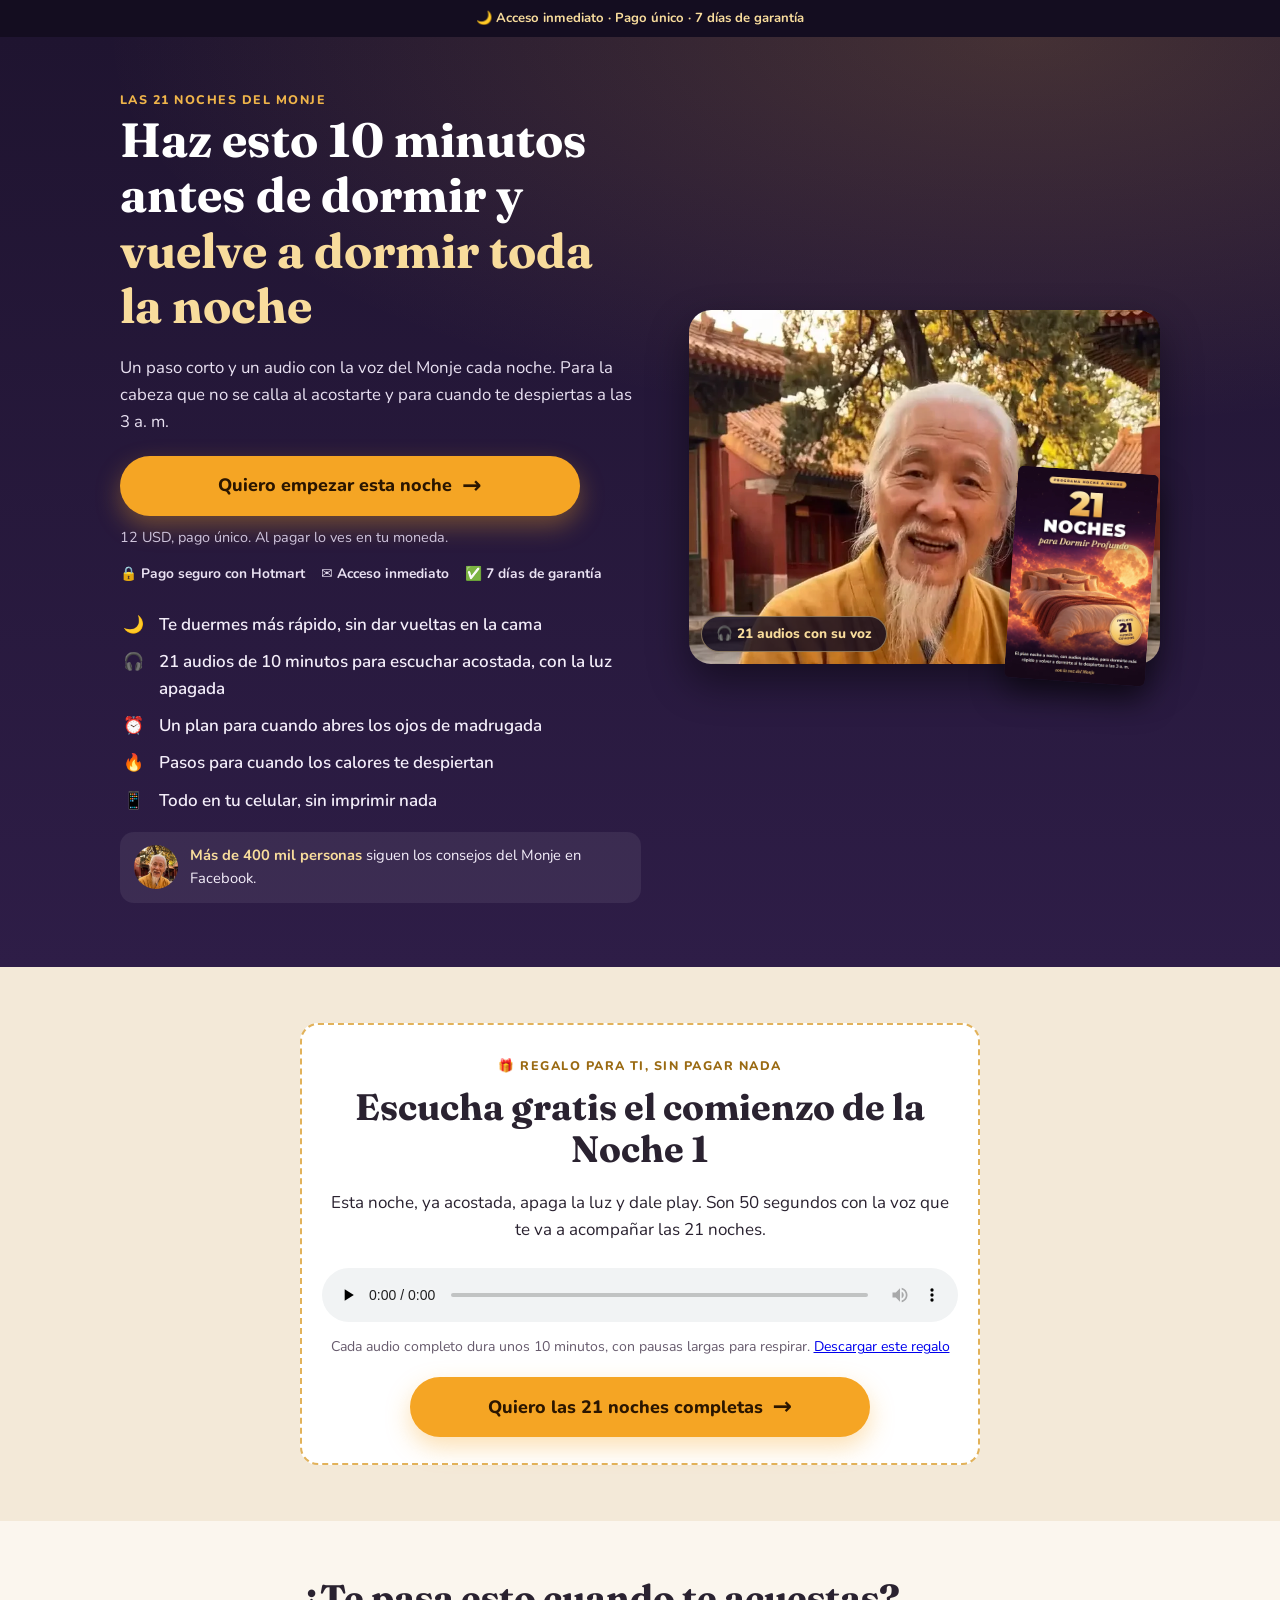
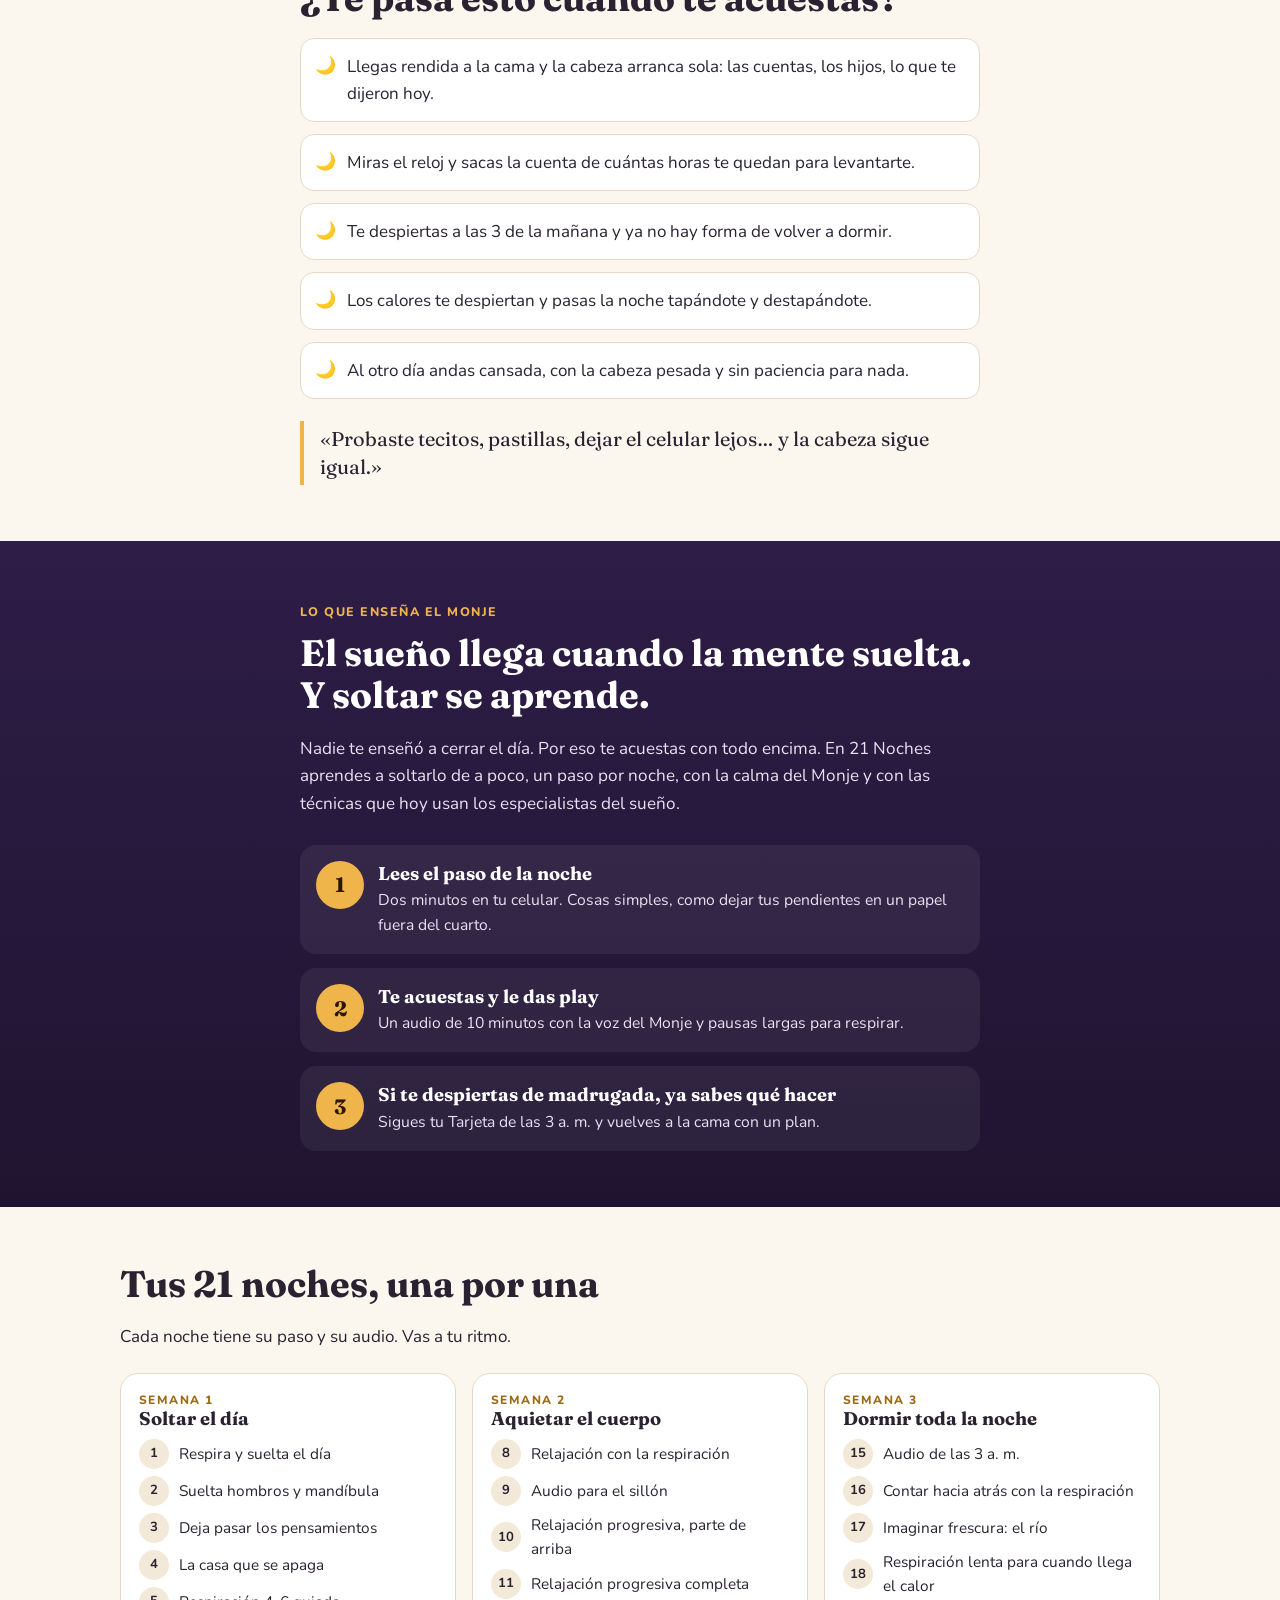
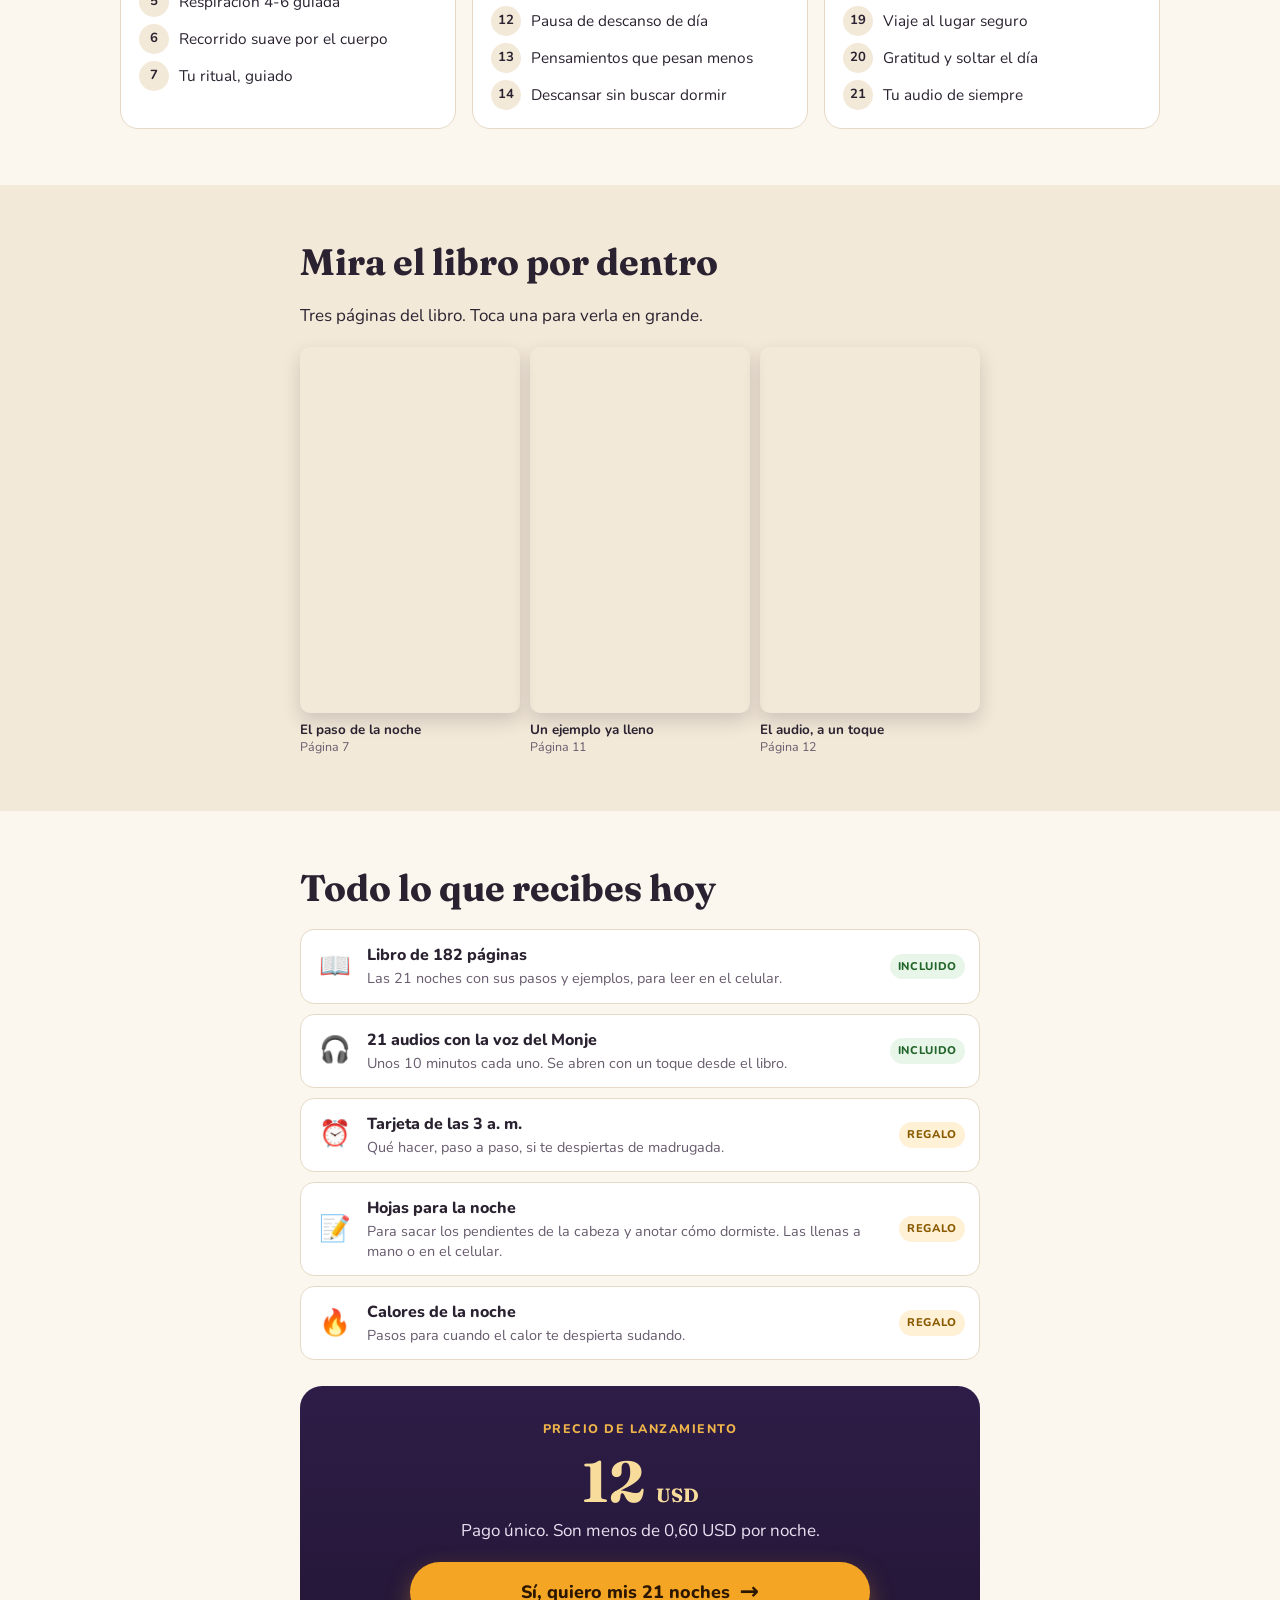
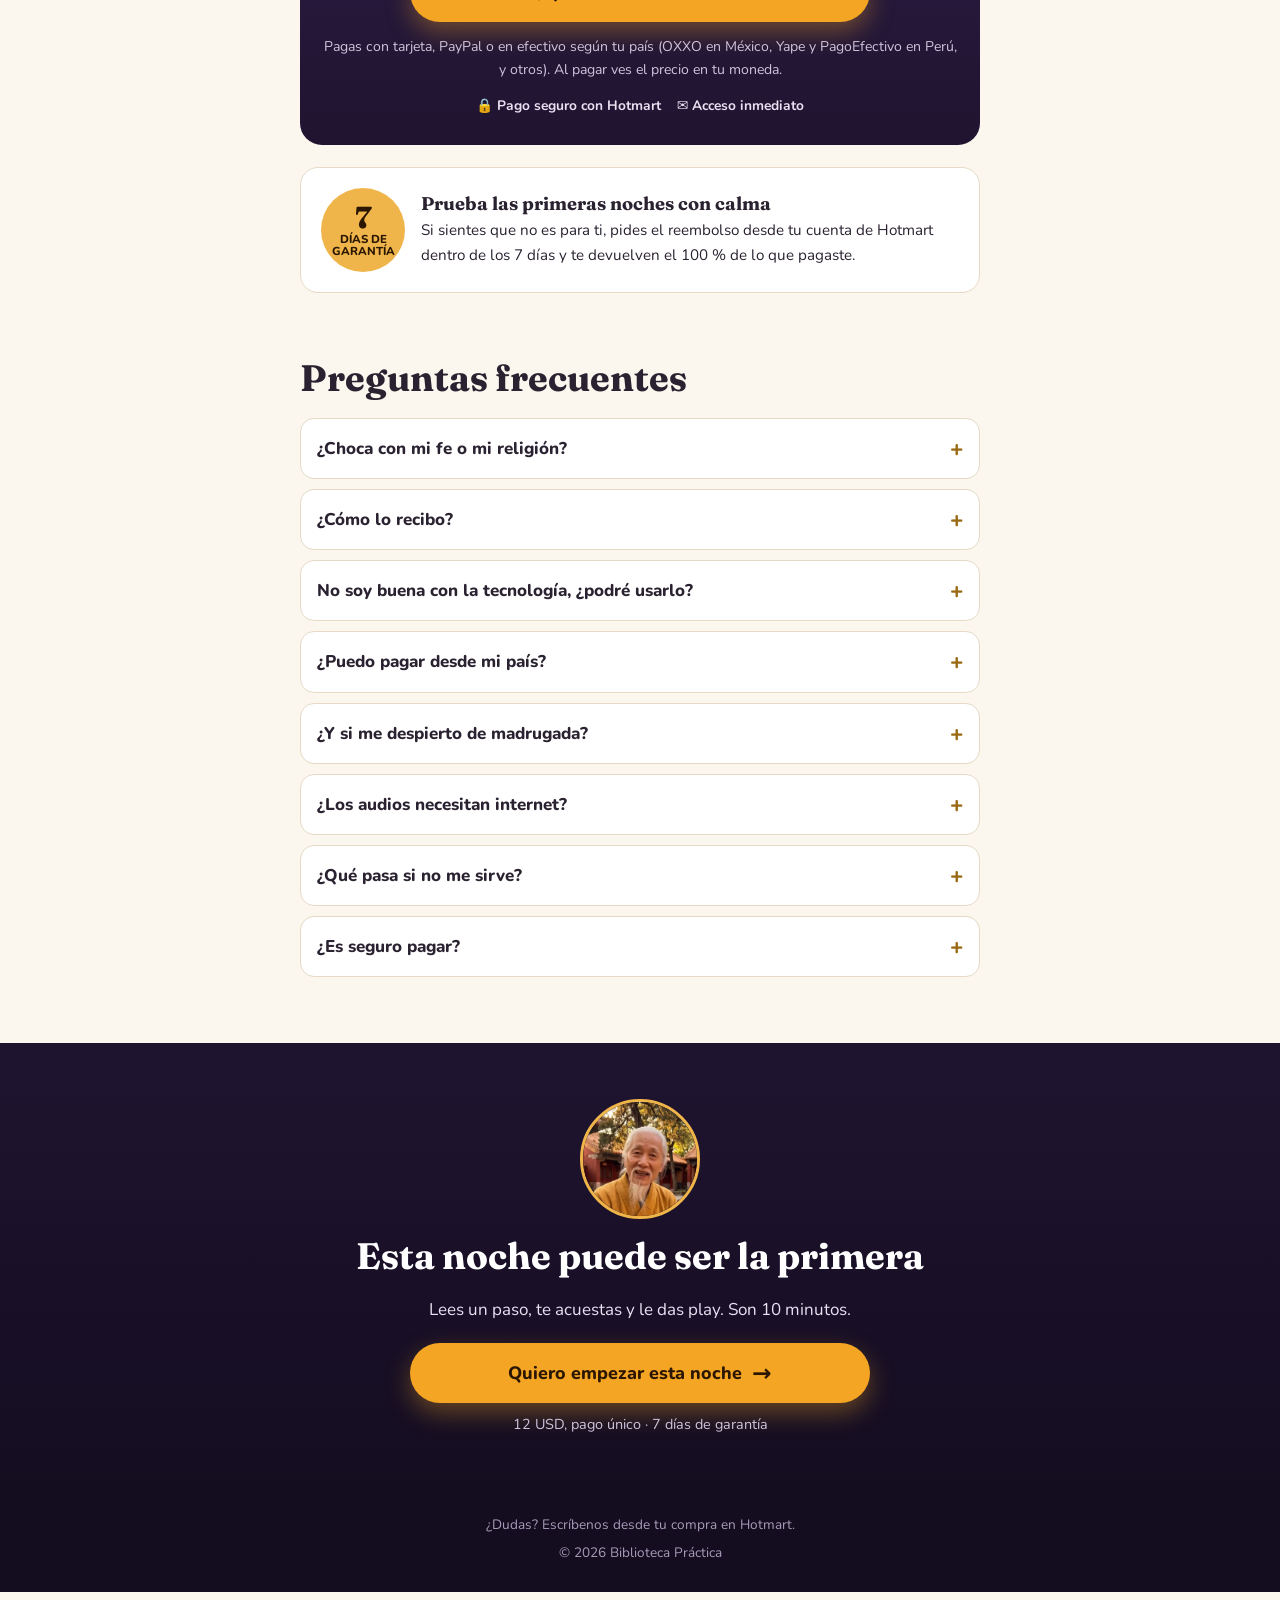
<file: index.html>
<!doctype html><html lang="es"><head><meta charset="utf-8"><meta name="viewport" content="width=device-width,initial-scale=1"><title>Biblioteca Práctica</title><meta http-equiv="refresh" content="0; url=21-noches/"><link rel="canonical" href="https://biblioteca-practica.github.io/21-noches/"></head><body style="background:#2b1724;color:#f6eee4;font-family:sans-serif;text-align:center;padding:40px"><p><a href="21-noches/" style="color:#e2b765">21 Noches para Dormir Profundo</a></p></body></html>
</file>
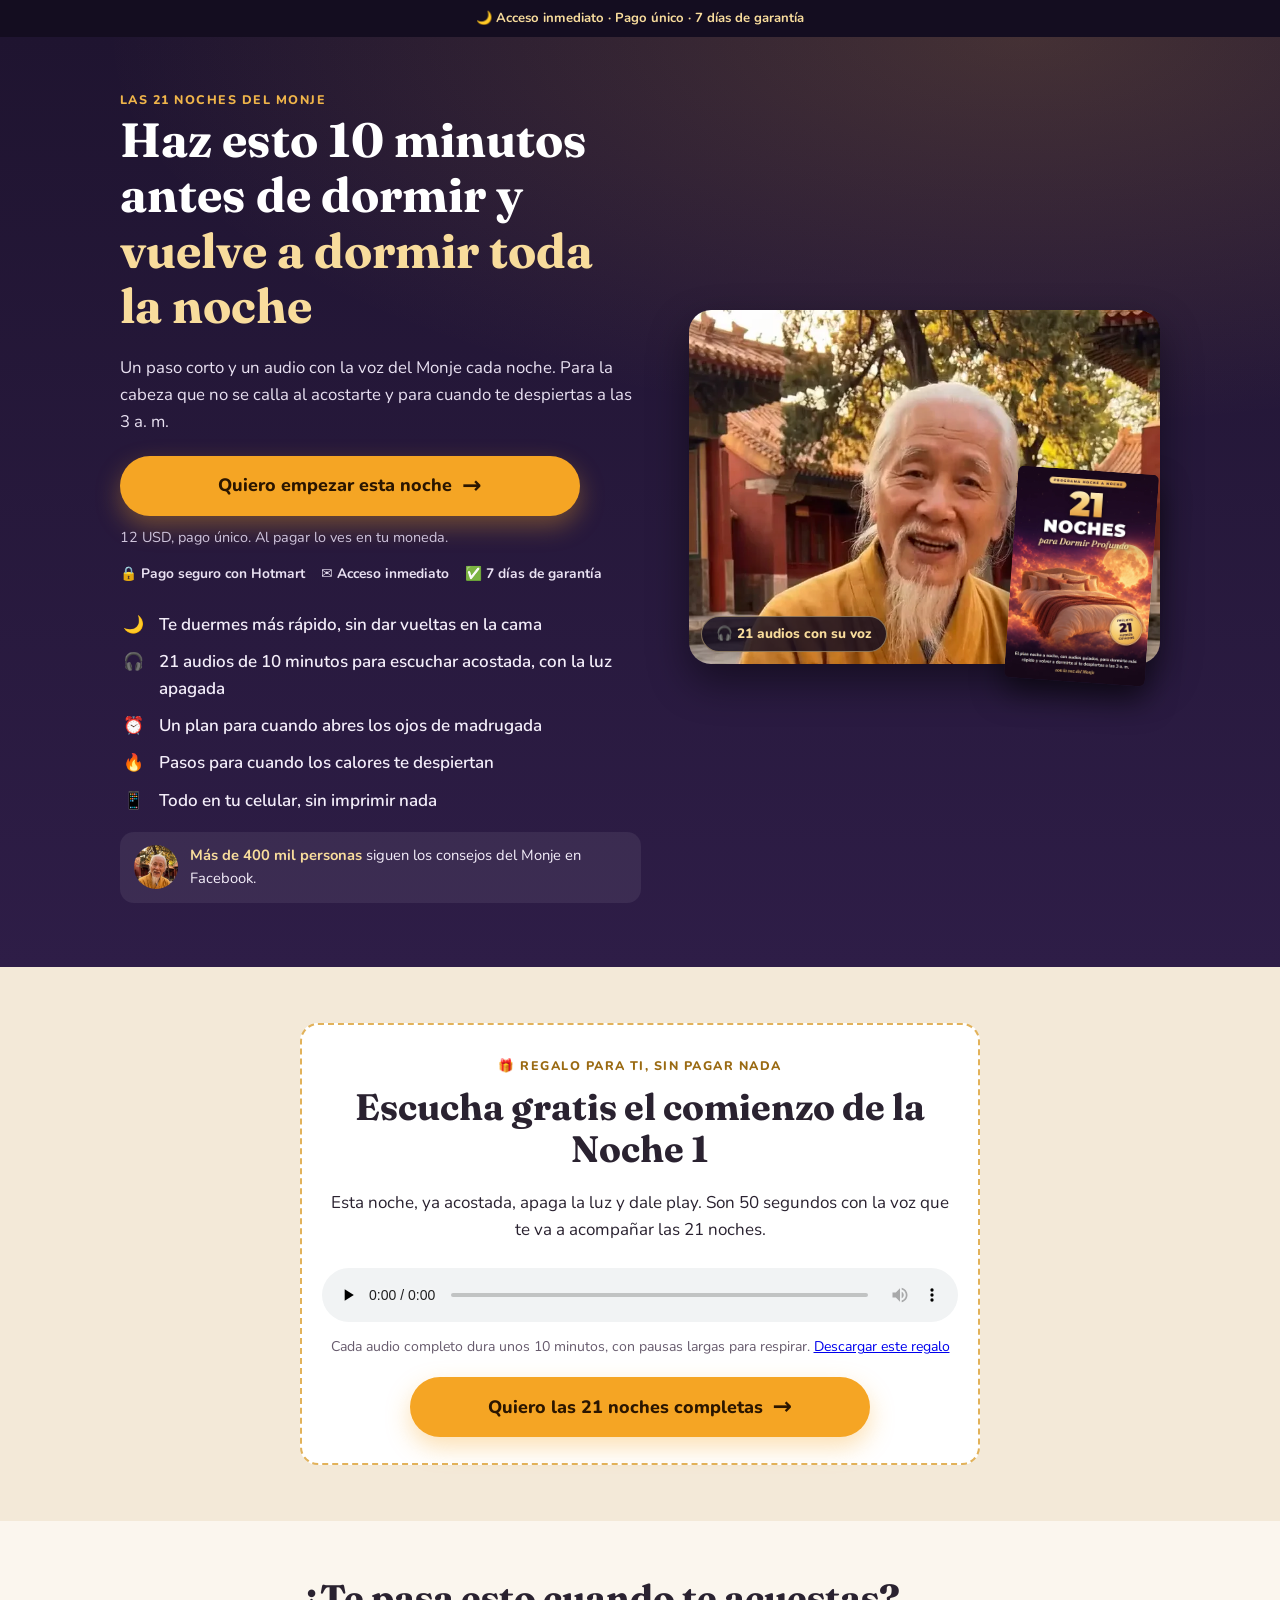
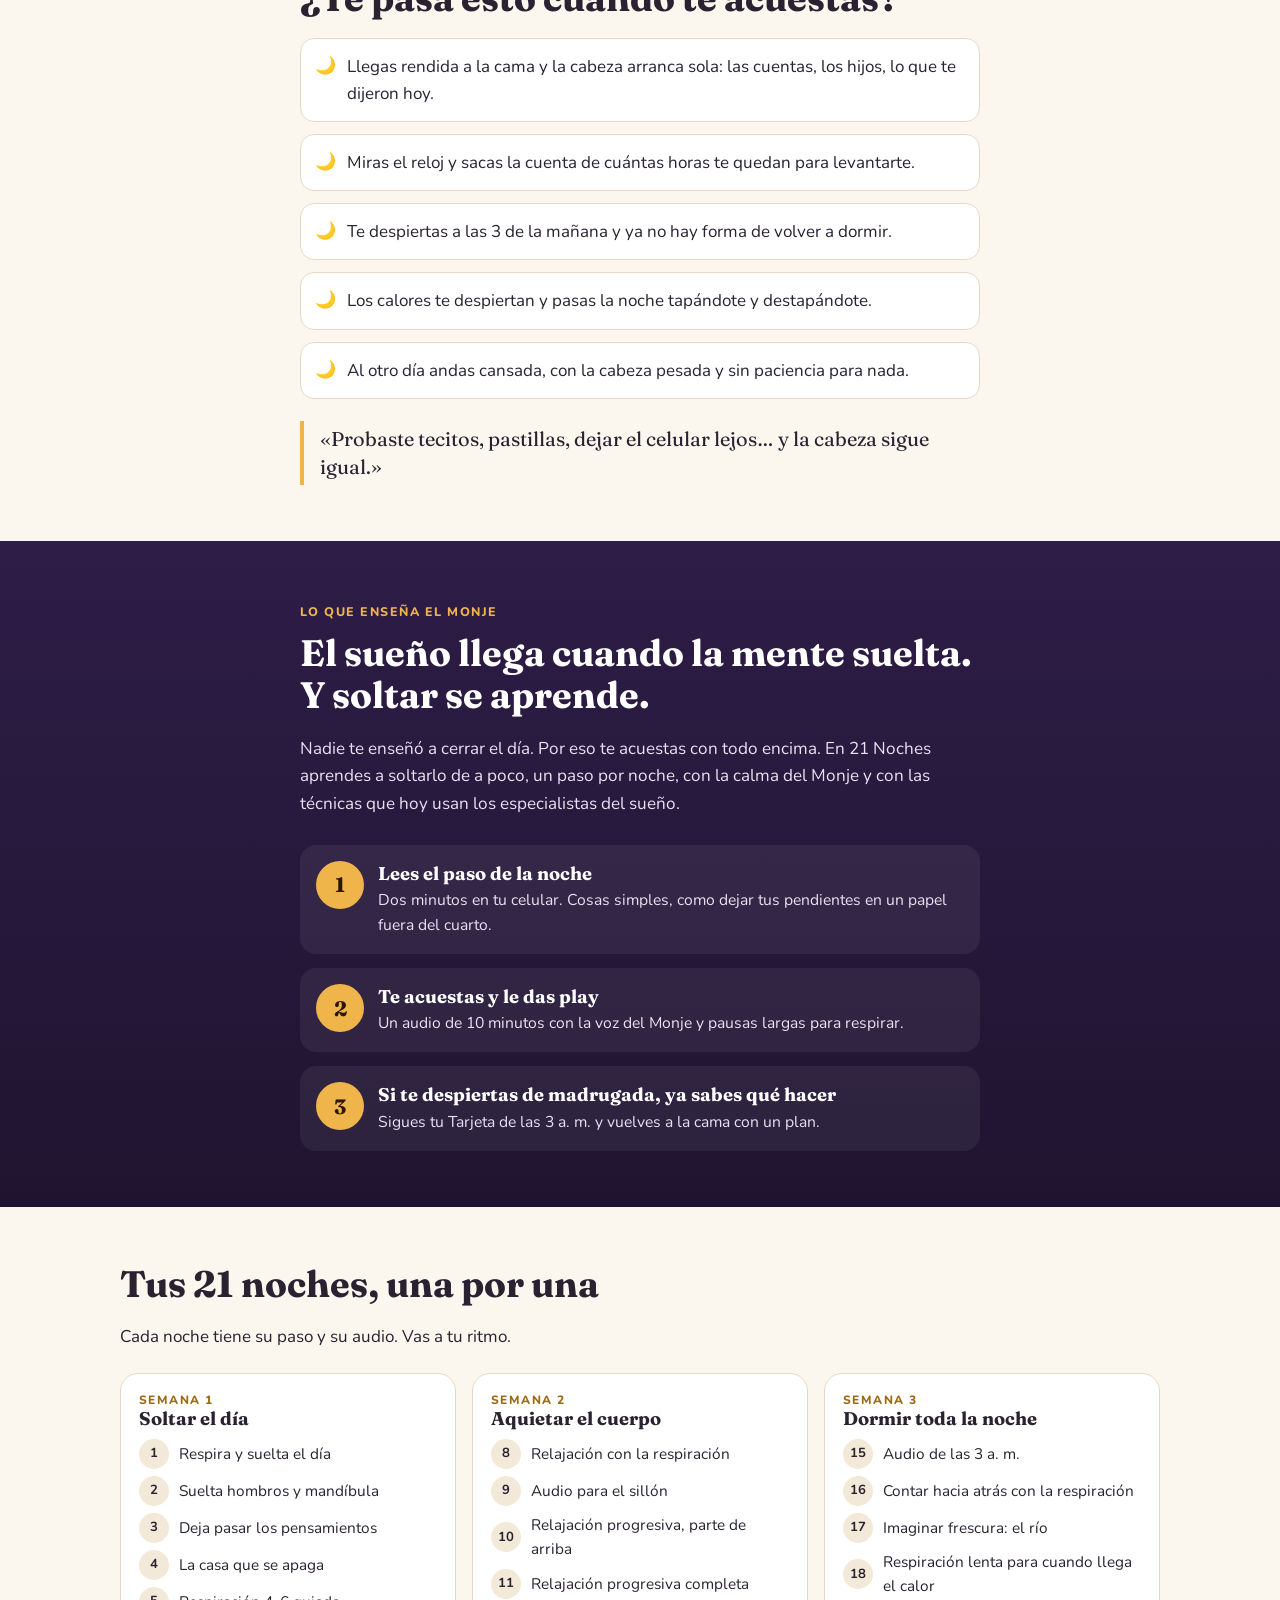
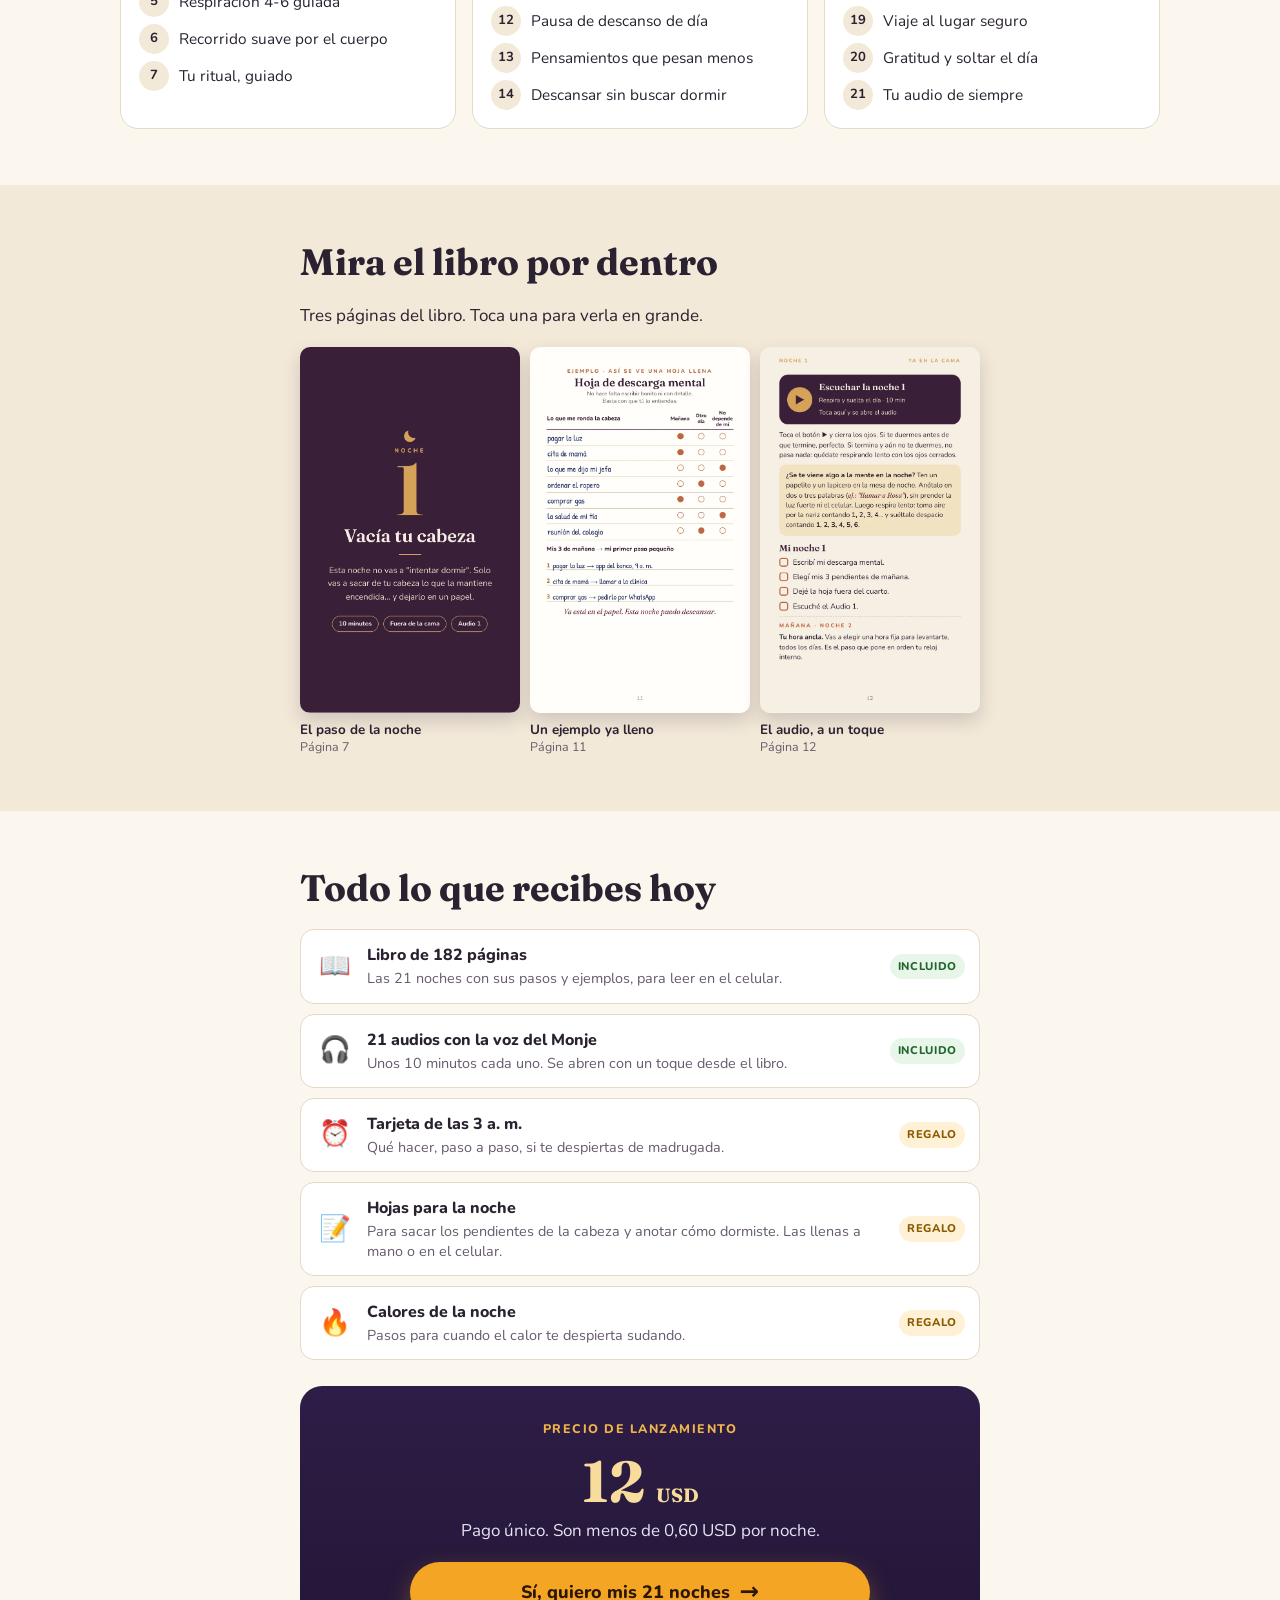
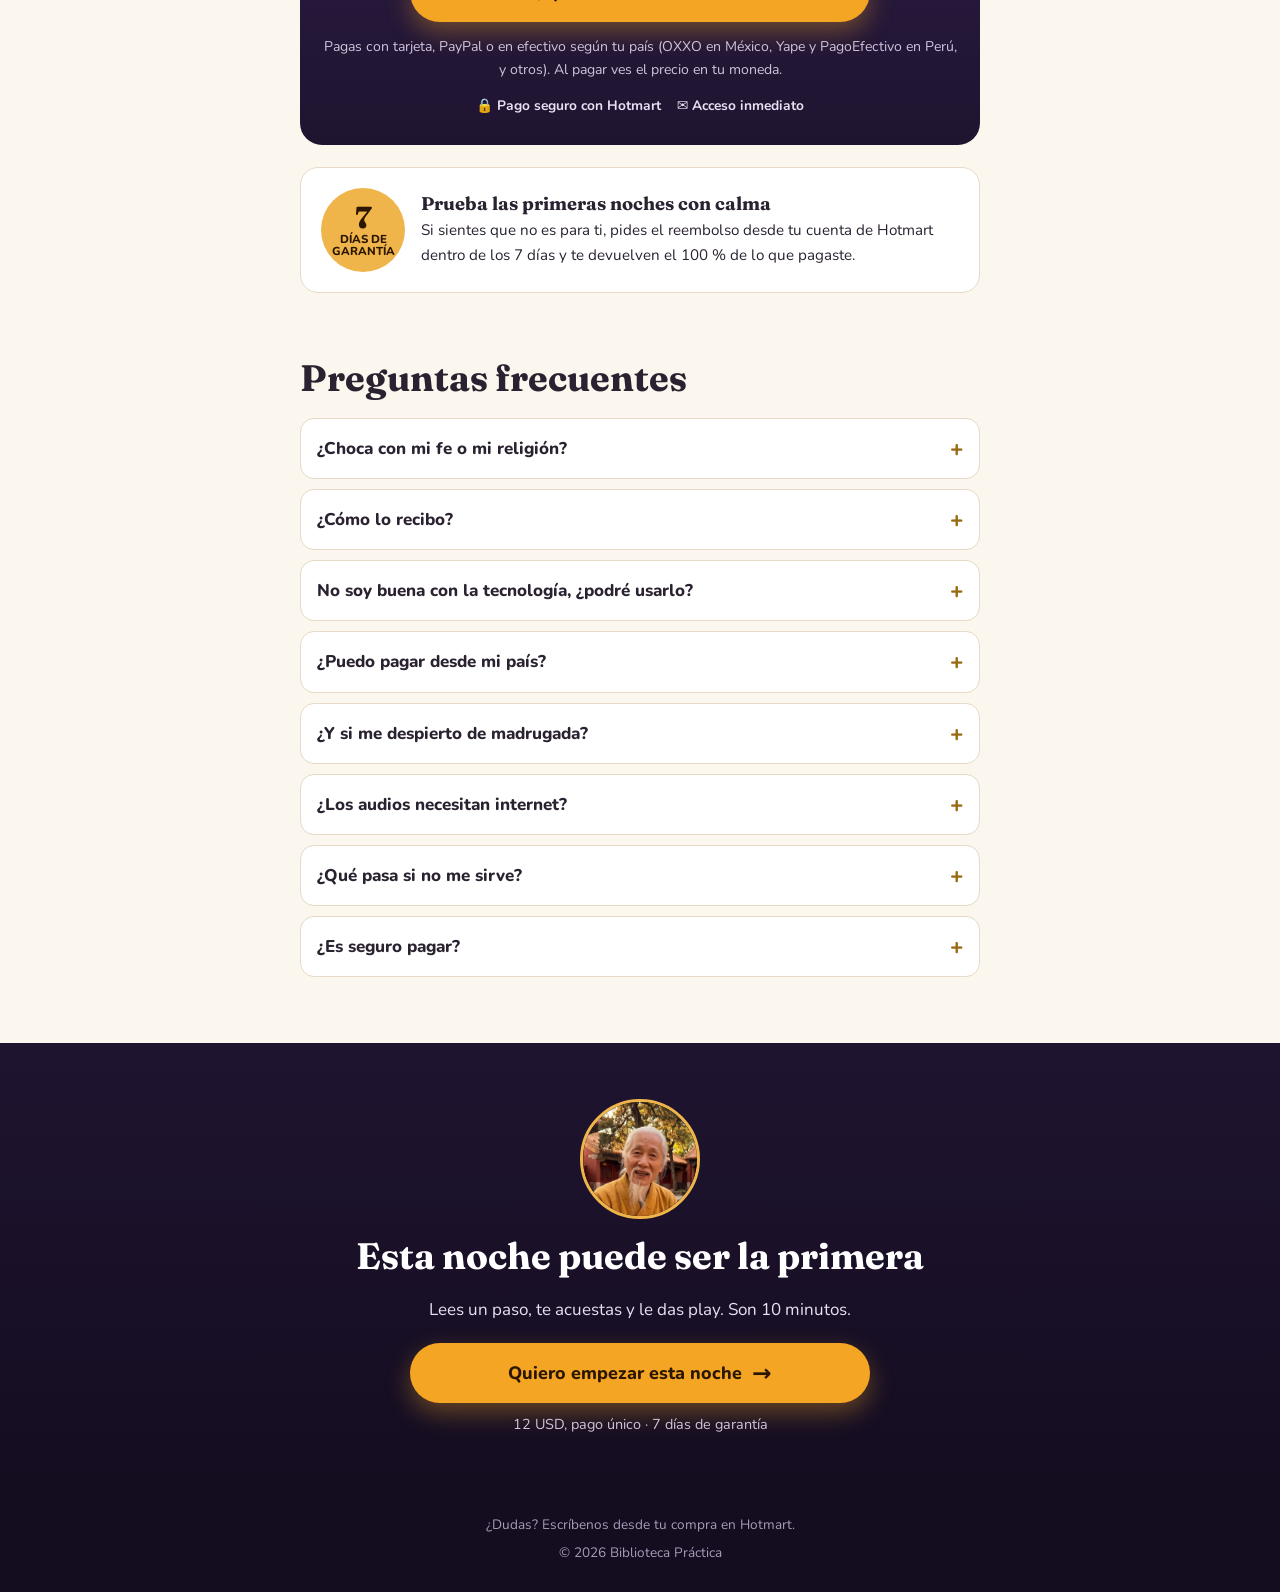
<file: 21-noches/index.html>
<!doctype html>
<html lang="es">
<head>
  <meta charset="utf-8">
  <meta name="viewport" content="width=device-width, initial-scale=1">
  <meta name="theme-color" content="#1f1430">
  <title>21 Noches para Dormir Profundo | Las 21 noches del Monje</title>
  <meta name="description" content="Un paso y un audio con la voz del Monje cada noche, para la cabeza que no se calla al acostarte y para cuando te despiertas a las 3 de la mañana. 12 USD, pago único.">
  <meta property="og:type" content="website">
  <meta property="og:locale" content="es_LA">
  <meta property="og:title" content="21 Noches para Dormir Profundo">
  <meta property="og:description" content="Haz esto 10 minutos antes de dormir y vuelve a dormir toda la noche. 21 audios con la voz del Monje. 12 USD, pago único.">
  <meta property="og:image" content="https://biblioteca-practica.github.io/21-noches/assets/producto-redes.jpg">
  <meta property="og:image:width" content="1200">
  <meta property="og:image:height" content="1200">
  <meta property="og:url" content="https://biblioteca-practica.github.io/21-noches/">
  <link rel="canonical" href="https://biblioteca-practica.github.io/21-noches/">
  <meta name="twitter:card" content="summary_large_image">
  <link rel="icon" href="assets/luna.svg" type="image/svg+xml">
  <link rel="preload" as="image" href="assets/monje.webp">
  <link rel="preconnect" href="https://fonts.googleapis.com">
  <link rel="preconnect" href="https://fonts.gstatic.com" crossorigin>
  <link href="https://fonts.googleapis.com/css2?family=Fraunces:wght@600;700&family=Nunito:wght@400;600;700;800&display=swap" rel="stylesheet">
  <!-- Meta Pixel (Biblioteca Practica - Libros). La compra la registra Hotmart con el mismo píxel. -->
  <script>
    // En vista previa (archivo local o localhost) no se manda nada al píxel.
    if (location.protocol === 'file:' || /^(localhost|127\.0\.0\.1)$/.test(location.hostname)) {
      window.fbq = function () {};
    } else {
    !function(f,b,e,v,n,t,s){if(f.fbq)return;n=f.fbq=function(){n.callMethod?
    n.callMethod.apply(n,arguments):n.queue.push(arguments)};if(!f._fbq)f._fbq=n;
    n.push=n;n.loaded=!0;n.version='2.0';n.queue=[];t=b.createElement(e);t.async=!0;
    t.src=v;s=b.getElementsByTagName(e)[0];s.parentNode.insertBefore(t,s)}(window,
    document,'script','https://connect.facebook.net/en_US/fbevents.js');
    fbq('init', '1087344250838953');
    fbq('track', 'PageView');
    fbq('track', 'ViewContent', {content_name: '21 Noches para Dormir Profundo', value: 12, currency: 'USD'});
    }
  </script>
  <noscript><img height="1" width="1" style="display:none" src="https://www.facebook.com/tr?id=1087344250838953&ev=PageView&noscript=1"></noscript>
  <style>
    :root {
      --noche: #1f1430;
      --noche-2: #2e1d47;
      --oro: #f0b54a;
      --oro-claro: #f8dc9c;
      --crema: #fbf6ee;
      --crema-2: #f3e9d8;
      --tinta: #2a2230;
      --suave: #675b6d;
      --linea: #e6dac6;
      --boton: #f5a524;
      --boton-hover: #ffb93d;
      --radio: 18px;
    }
    * { box-sizing: border-box; }
    html { scroll-behavior: smooth; }
    body {
      margin: 0;
      background: var(--crema);
      color: var(--tinta);
      font: 400 17px/1.6 "Nunito", system-ui, sans-serif;
      -webkit-font-smoothing: antialiased;
    }
    img { max-width: 100%; height: auto; display: block; }
    h1, h2, h3 { font-family: "Fraunces", Georgia, serif; line-height: 1.15; margin: 0 0 .5em; }
    h2 { font-size: clamp(1.6rem, 6vw, 2.3rem); }
    p { margin: 0 0 1em; }
    .contenedor { width: min(100% - 32px, 1040px); margin-inline: auto; }
    .angosto { width: min(100% - 32px, 680px); margin-inline: auto; }
    .seccion { padding: 56px 0; }
    .etiqueta {
      display: inline-block;
      font-weight: 800;
      font-size: .78rem;
      letter-spacing: .12em;
      text-transform: uppercase;
      color: #9a6a12;
      margin-bottom: 10px;
    }

    /* Barra superior */
    .barra-top {
      background: #140d20;
      color: var(--oro-claro);
      text-align: center;
      font-size: .82rem;
      font-weight: 700;
      padding: 8px 12px;
    }

    /* Botón de compra */
    .btn-comprar {
      display: flex;
      align-items: center;
      justify-content: center;
      gap: 10px;
      width: 100%;
      max-width: 460px;
      min-height: 60px;
      padding: 14px 22px;
      border-radius: 999px;
      background: var(--boton);
      color: #2b1600;
      font-weight: 800;
      font-size: 1.12rem;
      text-decoration: none;
      text-align: center;
      box-shadow: 0 10px 24px rgba(245, 165, 36, .35);
      transition: transform .15s ease, background .15s ease;
    }
    .btn-comprar:hover { background: var(--boton-hover); transform: translateY(-1px); }
    .btn-comprar .flecha { font-size: 1.3em; line-height: 1; }
    .bajo-boton { font-size: .9rem; color: var(--suave); margin: 10px 0 0; }
    .confianza {
      display: flex;
      flex-wrap: wrap;
      gap: 6px 16px;
      list-style: none;
      padding: 0;
      margin: 14px 0 0;
      font-size: .86rem;
      font-weight: 700;
    }

    /* Hero */
    .hero {
      background:
        radial-gradient(120% 70% at 80% 0%, rgba(240, 181, 74, .18), transparent 60%),
        linear-gradient(180deg, var(--noche) 0%, var(--noche-2) 100%);
      color: #fff;
      padding: 28px 0 44px;
    }
    .hero .contenedor { display: grid; gap: 22px; }
    .hero .etiqueta { color: var(--oro); margin: 0; }
    .hero h1 { font-size: clamp(1.9rem, 7.6vw, 3rem); margin: 0; }
    .hero h1 em { font-style: normal; color: var(--oro-claro); }
    .hero .sub { color: #e9e1f2; font-size: 1.05rem; margin: 0; }
    .hero-visual { position: relative; margin: 4px 0 18px; }
    .hv-monje {
      width: 100%;
      aspect-ratio: 4 / 3;
      object-fit: cover;
      object-position: 50% 30%;
      border-radius: 22px;
      box-shadow: 0 18px 40px rgba(0, 0, 0, .45);
    }
    .hv-libro {
      position: absolute;
      right: 8px;
      bottom: -18px;
      width: 30%;
      border-radius: 6px;
      transform: rotate(4deg);
      box-shadow: 0 14px 30px rgba(0, 0, 0, .55);
    }
    .hv-sello {
      position: absolute;
      left: 12px;
      bottom: 12px;
      background: rgba(20, 13, 32, .82);
      color: var(--oro-claro);
      border: 1px solid rgba(248, 220, 156, .45);
      border-radius: 999px;
      padding: 6px 14px;
      font-size: .85rem;
      font-weight: 800;
    }
    .beneficios { list-style: none; padding: 0; margin: 0; display: grid; gap: 10px; }
    .beneficios li { display: flex; gap: 12px; align-items: flex-start; font-weight: 600; color: #f4eefa; }
    .beneficios .ico { flex: 0 0 auto; width: 1.6em; text-align: center; }
    .hero .bajo-boton { color: #cfc4dc; }
    .hero .confianza { color: #e9e1f2; }
    .prueba-social {
      display: flex;
      align-items: center;
      gap: 12px;
      margin-top: 18px;
      padding: 12px 14px;
      border-radius: 14px;
      background: rgba(255, 255, 255, .07);
      font-size: .92rem;
      color: #f4eefa;
    }
    .prueba-social img { width: 44px; height: 44px; border-radius: 50%; object-fit: cover; object-position: 50% 20%; }
    .prueba-social b { color: var(--oro-claro); }

    /* Regalo: audio */
    .regalo { background: var(--crema-2); }
    .tarjeta-regalo {
      background: #fff;
      border: 2px dashed #e2b25a;
      border-radius: var(--radio);
      padding: 26px 20px;
      text-align: center;
    }
    .tarjeta-regalo audio { width: 100%; margin: 8px 0 6px; }
    .tarjeta-regalo .chico { font-size: .88rem; color: var(--suave); }
    .tarjeta-regalo .btn-comprar { margin: 18px auto 0; }

    /* Dolor */
    .dolor-lista { list-style: none; padding: 0; margin: 0 0 22px; display: grid; gap: 12px; }
    .dolor-lista li {
      background: #fff;
      border: 1px solid var(--linea);
      border-radius: 14px;
      padding: 14px 16px 14px 46px;
      position: relative;
    }
    .dolor-lista li::before { content: "🌙"; position: absolute; left: 14px; top: 13px; }
    .cita {
      font-family: "Fraunces", Georgia, serif;
      font-size: 1.25rem;
      line-height: 1.4;
      border-left: 4px solid var(--oro);
      padding: 4px 0 4px 16px;
      margin: 0;
    }

    /* Enseñanza */
    .ensenanza {
      background: linear-gradient(180deg, var(--noche-2), var(--noche));
      color: #fff;
    }
    .ensenanza .etiqueta { color: var(--oro); }
    .ensenanza p { color: #e9e1f2; font-size: 1.07rem; }
    .pasos { list-style: none; padding: 0; margin: 28px 0 0; display: grid; gap: 14px; }
    .pasos li {
      display: grid;
      grid-template-columns: 48px 1fr;
      gap: 14px;
      align-items: start;
      background: rgba(255, 255, 255, .06);
      border-radius: 16px;
      padding: 16px;
    }
    .pasos .num {
      width: 48px; height: 48px;
      border-radius: 50%;
      display: grid; place-items: center;
      background: var(--oro);
      color: #2b1600;
      font: 700 1.3rem "Fraunces", serif;
    }
    .pasos h3 { font-size: 1.15rem; margin: 2px 0 4px; color: #fff; }
    .pasos p { margin: 0; font-size: .98rem; }

    /* 21 noches */
    .semanas { display: grid; gap: 16px; margin-top: 22px; }
    .semana {
      background: #fff;
      border: 1px solid var(--linea);
      border-radius: var(--radio);
      padding: 18px;
    }
    .semana h3 { font-size: 1.15rem; margin-bottom: 10px; }
    .semana h3 span { display: block; font: 800 .75rem "Nunito", sans-serif; letter-spacing: .12em; text-transform: uppercase; color: #9a6a12; }
    .semana ol { list-style: none; padding: 0; margin: 0; display: grid; gap: 7px; }
    .semana li { display: grid; grid-template-columns: 30px 1fr; gap: 10px; align-items: center; font-size: .96rem; }
    .semana li b {
      width: 30px; height: 30px;
      border-radius: 50%;
      display: grid; place-items: center;
      background: var(--crema-2);
      font-size: .82rem;
    }

    /* Por dentro */
    .por-dentro { background: var(--crema-2); }
    .paginas { display: grid; grid-template-columns: repeat(3, 1fr); gap: 10px; margin-top: 18px; }
    .paginas figure { margin: 0; }
    .paginas img { border-radius: 10px; box-shadow: 0 8px 18px rgba(42, 34, 48, .18); }
    .paginas figcaption { font-size: .78rem; line-height: 1.3; margin-top: 8px; color: var(--suave); }
    .paginas figcaption b { display: block; color: var(--tinta); font-size: .84rem; }

    /* Lo que recibes */
    .pack { display: grid; gap: 10px; margin: 20px 0 26px; padding: 0; list-style: none; }
    .pack li {
      display: grid;
      grid-template-columns: 40px 1fr auto;
      gap: 12px;
      align-items: center;
      background: #fff;
      border: 1px solid var(--linea);
      border-radius: 14px;
      padding: 14px;
    }
    .pack .ico { font-size: 1.6rem; text-align: center; }
    .pack h3 { font: 800 1rem "Nunito", sans-serif; margin: 0; }
    .pack p { margin: 2px 0 0; font-size: .9rem; color: var(--suave); line-height: 1.4; }
    .pack .tag {
      font-size: .7rem;
      font-weight: 800;
      letter-spacing: .06em;
      text-transform: uppercase;
      padding: 4px 8px;
      border-radius: 999px;
      background: #e8f5e9;
      color: #23662b;
    }
    .pack .tag.regalo-tag { background: #fff1d6; color: #8a5a00; }
    .precio {
      background: linear-gradient(180deg, var(--noche-2), var(--noche));
      color: #fff;
      border-radius: 22px;
      padding: 28px 20px;
      text-align: center;
    }
    .precio .etiqueta { color: var(--oro); }
    .precio .monto { font: 700 3.6rem/1 "Fraunces", serif; color: var(--oro-claro); margin: 4px 0 6px; }
    .precio .monto small { font-size: 1.2rem; }
    .precio p { color: #e9e1f2; margin-bottom: 6px; }
    .precio .subida { color: var(--oro-claro); font-weight: 800; }
    .precio .btn-comprar { margin: 18px auto 0; }
    .precio .pagos { font-size: .88rem; color: #cfc4dc; margin-top: 14px; }
    .precio .confianza { justify-content: center; color: #e9e1f2; }

    /* Garantía */
    .garantia {
      display: grid;
      grid-template-columns: 84px 1fr;
      gap: 16px;
      align-items: center;
      background: #fff;
      border: 1px solid var(--linea);
      border-radius: var(--radio);
      padding: 20px;
      margin-top: 22px;
    }
    .garantia .sello {
      width: 84px; height: 84px;
      border-radius: 50%;
      display: grid; place-items: center;
      text-align: center;
      background: var(--oro);
      color: #2b1600;
      font: 800 .72rem/1.1 "Nunito", sans-serif;
      text-transform: uppercase;
    }
    .garantia .sello b { display: block; font: 700 1.9rem/1 "Fraunces", serif; }
    .garantia h3 { font-size: 1.15rem; margin-bottom: 4px; }
    .garantia p { margin: 0; font-size: .95rem; }

    /* Preguntas */
    .faq details {
      background: #fff;
      border: 1px solid var(--linea);
      border-radius: 14px;
      padding: 0 16px;
      margin-bottom: 10px;
    }
    .faq summary {
      cursor: pointer;
      font-weight: 800;
      padding: 16px 28px 16px 0;
      list-style: none;
      position: relative;
    }
    .faq summary::-webkit-details-marker { display: none; }
    .faq summary::after { content: "+"; position: absolute; right: 0; top: 12px; font-size: 1.4rem; color: #9a6a12; }
    .faq details[open] summary::after { content: "–"; }
    .faq details p { margin: 0 0 16px; color: var(--suave); }

    /* Cierre */
    .cierre {
      background: linear-gradient(180deg, var(--noche), #140d20);
      color: #fff;
      text-align: center;
    }
    .cierre img {
      width: 120px; height: 120px;
      border-radius: 50%;
      object-fit: cover;
      object-position: 50% 20%;
      margin: 0 auto 16px;
      border: 3px solid var(--oro);
    }
    .cierre p { color: #e9e1f2; }
    .cierre .btn-comprar { margin: 20px auto 0; }
    .pie { background: #140d20; color: #a99bb8; text-align: center; font-size: .85rem; padding: 22px 16px 96px; }
    .pie p { margin: 0 0 6px; }

    /* Barra fija en el celular */
    .barra-fija {
      position: fixed;
      left: 0; right: 0; bottom: 0;
      display: flex;
      align-items: center;
      justify-content: space-between;
      gap: 12px;
      padding: 10px 14px calc(10px + env(safe-area-inset-bottom));
      background: rgba(20, 13, 32, .96);
      color: #fff;
      box-shadow: 0 -8px 24px rgba(0, 0, 0, .3);
      z-index: 20;
      transform: translateY(110%);
      transition: transform .25s ease;
    }
    .barra-fija.visible { transform: translateY(0); }
    .barra-fija .texto { font-size: .9rem; line-height: 1.25; }
    .barra-fija .texto b { color: var(--oro-claro); font-size: 1.05rem; }
    .barra-fija .btn-comprar { width: auto; min-height: 48px; font-size: 1rem; padding: 10px 20px; box-shadow: none; }

    @media (min-width: 860px) {
      .hero { padding: 48px 0 64px; }
      .hero .contenedor { grid-template-columns: 1.05fr .95fr; align-items: center; column-gap: 48px; }
      .hero-texto { grid-column: 1; }
      .hero-visual { grid-column: 2; grid-row: 1 / span 2; }
      .semanas { grid-template-columns: repeat(3, 1fr); }
      .barra-fija { display: none; }
      .pie { padding-bottom: 22px; }
    }
  </style>
</head>
<body>
  <div class="barra-top">🌙 Acceso inmediato · Pago único · 7 días de garantía</div>

  <header class="hero">
    <div class="contenedor">
      <div class="hero-texto">
        <p class="etiqueta">Las 21 noches del Monje</p>
        <h1>Haz esto 10 minutos antes de dormir y <em>vuelve a dormir toda la noche</em></h1>
      </div>

      <div class="hero-visual">
        <img class="hv-monje" src="assets/monje.webp" width="720" height="600" alt="El Monje, sonriendo en el jardín del templo">
        <img class="hv-libro" src="assets/portada.webp" width="640" height="960" alt="Portada del libro 21 Noches para Dormir Profundo">
        <span class="hv-sello">🎧 21 audios con su voz</span>
      </div>

      <div class="hero-texto">
        <p class="sub">Un paso corto y un audio con la voz del Monje cada noche. Para la cabeza que no se calla al acostarte y para cuando te despiertas a las 3 a. m.</p>
        <div style="margin-top:20px">
          <a class="btn-comprar" href="#comprar" data-boton="hero">Quiero empezar esta noche <span class="flecha">→</span></a>
          <p class="bajo-boton">12 USD, pago único. Al pagar lo ves en tu moneda.</p>
          <ul class="confianza">
            <li>🔒 Pago seguro con Hotmart</li>
            <li>✉️ Acceso inmediato</li>
            <li>✅ 7 días de garantía</li>
          </ul>
        </div>
        <ul class="beneficios" style="margin-top:26px">
          <li><span class="ico">🌙</span>Te duermes más rápido, sin dar vueltas en la cama</li>
          <li><span class="ico">🎧</span>21 audios de 10 minutos para escuchar acostada, con la luz apagada</li>
          <li><span class="ico">⏰</span>Un plan para cuando abres los ojos de madrugada</li>
          <li><span class="ico">🔥</span>Pasos para cuando los calores te despiertan</li>
          <li><span class="ico">📱</span>Todo en tu celular, sin imprimir nada</li>
        </ul>
        <div class="prueba-social">
          <img src="assets/monje.webp" width="44" height="44" alt="">
          <span><b>Más de 400 mil personas</b> siguen los consejos del Monje en Facebook.</span>
        </div>
      </div>
    </div>
  </header>

  <section class="seccion regalo">
    <div class="angosto">
      <div class="tarjeta-regalo">
        <span class="etiqueta">🎁 Regalo para ti, sin pagar nada</span>
        <h2>Escucha gratis el comienzo de la Noche 1</h2>
        <p>Esta noche, ya acostada, apaga la luz y dale play. Son 50 segundos con la voz que te va a acompañar las 21 noches.</p>
        <audio id="muestra" controls preload="none" src="assets/muestra-noche-01.mp3"></audio>
        <p class="chico">Cada audio completo dura unos 10 minutos, con pausas largas para respirar. <a href="assets/muestra-noche-01.mp3" download>Descargar este regalo</a></p>
        <a class="btn-comprar" href="#comprar" data-boton="regalo">Quiero las 21 noches completas <span class="flecha">→</span></a>
      </div>
    </div>
  </section>

  <section class="seccion">
    <div class="angosto">
      <h2>¿Te pasa esto cuando te acuestas?</h2>
      <ul class="dolor-lista">
        <li>Llegas rendida a la cama y la cabeza arranca sola: las cuentas, los hijos, lo que te dijeron hoy.</li>
        <li>Miras el reloj y sacas la cuenta de cuántas horas te quedan para levantarte.</li>
        <li>Te despiertas a las 3 de la mañana y ya no hay forma de volver a dormir.</li>
        <li>Los calores te despiertan y pasas la noche tapándote y destapándote.</li>
        <li>Al otro día andas cansada, con la cabeza pesada y sin paciencia para nada.</li>
      </ul>
      <p class="cita">«Probaste tecitos, pastillas, dejar el celular lejos… y la cabeza sigue igual.»</p>
    </div>
  </section>

  <section class="seccion ensenanza">
    <div class="angosto">
      <span class="etiqueta">Lo que enseña el Monje</span>
      <h2>El sueño llega cuando la mente suelta. Y soltar se aprende.</h2>
      <p>Nadie te enseñó a cerrar el día. Por eso te acuestas con todo encima. En 21 Noches aprendes a soltarlo de a poco, un paso por noche, con la calma del Monje y con las técnicas que hoy usan los especialistas del sueño.</p>
      <ol class="pasos">
        <li><span class="num">1</span><div><h3>Lees el paso de la noche</h3><p>Dos minutos en tu celular. Cosas simples, como dejar tus pendientes en un papel fuera del cuarto.</p></div></li>
        <li><span class="num">2</span><div><h3>Te acuestas y le das play</h3><p>Un audio de 10 minutos con la voz del Monje y pausas largas para respirar.</p></div></li>
        <li><span class="num">3</span><div><h3>Si te despiertas de madrugada, ya sabes qué hacer</h3><p>Sigues tu Tarjeta de las 3 a. m. y vuelves a la cama con un plan.</p></div></li>
      </ol>
    </div>
  </section>

  <section class="seccion">
    <div class="contenedor">
      <div class="angosto" style="width:auto;max-width:680px;margin:0">
        <h2>Tus 21 noches, una por una</h2>
        <p>Cada noche tiene su paso y su audio. Vas a tu ritmo.</p>
      </div>
      <div class="semanas">
        <div class="semana">
          <h3><span>Semana 1</span>Soltar el día</h3>
          <ol>
            <li><b>1</b>Respira y suelta el día</li>
            <li><b>2</b>Suelta hombros y mandíbula</li>
            <li><b>3</b>Deja pasar los pensamientos</li>
            <li><b>4</b>La casa que se apaga</li>
            <li><b>5</b>Respiración 4-6 guiada</li>
            <li><b>6</b>Recorrido suave por el cuerpo</li>
            <li><b>7</b>Tu ritual, guiado</li>
          </ol>
        </div>
        <div class="semana">
          <h3><span>Semana 2</span>Aquietar el cuerpo</h3>
          <ol>
            <li><b>8</b>Relajación con la respiración</li>
            <li><b>9</b>Audio para el sillón</li>
            <li><b>10</b>Relajación progresiva, parte de arriba</li>
            <li><b>11</b>Relajación progresiva completa</li>
            <li><b>12</b>Pausa de descanso de día</li>
            <li><b>13</b>Pensamientos que pesan menos</li>
            <li><b>14</b>Descansar sin buscar dormir</li>
          </ol>
        </div>
        <div class="semana">
          <h3><span>Semana 3</span>Dormir toda la noche</h3>
          <ol>
            <li><b>15</b>Audio de las 3 a. m.</li>
            <li><b>16</b>Contar hacia atrás con la respiración</li>
            <li><b>17</b>Imaginar frescura: el río</li>
            <li><b>18</b>Respiración lenta para cuando llega el calor</li>
            <li><b>19</b>Viaje al lugar seguro</li>
            <li><b>20</b>Gratitud y soltar el día</li>
            <li><b>21</b>Tu audio de siempre</li>
          </ol>
        </div>
      </div>
    </div>
  </section>

  <section class="seccion por-dentro">
    <div class="angosto">
      <h2>Mira el libro por dentro</h2>
      <p>Tres páginas del libro. Toca una para verla en grande.</p>
      <div class="paginas">
        <figure><a href="assets/noche-01.webp" target="_blank" rel="noopener"><img src="assets/noche-01.webp" width="681" height="1135" loading="lazy" decoding="async" alt="Página 7: la Noche 1"></a><figcaption><b>El paso de la noche</b>Página 7</figcaption></figure>
        <figure><a href="assets/hoja-ejemplo.webp" target="_blank" rel="noopener"><img src="assets/hoja-ejemplo.webp" width="681" height="1135" loading="lazy" decoding="async" alt="Página 11: hoja para sacar los pendientes de la cabeza, con un ejemplo lleno"></a><figcaption><b>Un ejemplo ya lleno</b>Página 11</figcaption></figure>
        <figure><a href="assets/ya-en-la-cama.webp" target="_blank" rel="noopener"><img src="assets/ya-en-la-cama.webp" width="681" height="1135" loading="lazy" decoding="async" alt="Página 12: ya en la cama, con el botón del audio"></a><figcaption><b>El audio, a un toque</b>Página 12</figcaption></figure>
      </div>
    </div>
  </section>

  <section class="seccion" id="comprar">
    <div class="angosto">
      <h2>Todo lo que recibes hoy</h2>
      <ul class="pack">
        <li><span class="ico">📖</span><div><h3>Libro de 182 páginas</h3><p>Las 21 noches con sus pasos y ejemplos, para leer en el celular.</p></div><span class="tag">Incluido</span></li>
        <li><span class="ico">🎧</span><div><h3>21 audios con la voz del Monje</h3><p>Unos 10 minutos cada uno. Se abren con un toque desde el libro.</p></div><span class="tag">Incluido</span></li>
        <li><span class="ico">⏰</span><div><h3>Tarjeta de las 3 a. m.</h3><p>Qué hacer, paso a paso, si te despiertas de madrugada.</p></div><span class="tag regalo-tag">Regalo</span></li>
        <li><span class="ico">📝</span><div><h3>Hojas para la noche</h3><p>Para sacar los pendientes de la cabeza y anotar cómo dormiste. Las llenas a mano o en el celular.</p></div><span class="tag regalo-tag">Regalo</span></li>
        <li><span class="ico">🔥</span><div><h3>Calores de la noche</h3><p>Pasos para cuando el calor te despierta sudando.</p></div><span class="tag regalo-tag">Regalo</span></li>
      </ul>

      <div class="precio">
        <span class="etiqueta">Precio de lanzamiento</span>
        <div class="monto">12 <small>USD</small></div>
        <p>Pago único. Son menos de 0,60 USD por noche.</p>
        <p class="subida" id="subida" hidden></p>
        <a class="btn-comprar" href="#comprar" data-boton="precio">Sí, quiero mis 21 noches <span class="flecha">→</span></a>
        <p class="pagos">Pagas con tarjeta, PayPal o en efectivo según tu país (OXXO en México, Yape y PagoEfectivo en Perú, y otros). Al pagar ves el precio en tu moneda.</p>
        <ul class="confianza">
          <li>🔒 Pago seguro con Hotmart</li>
          <li>✉️ Acceso inmediato</li>
        </ul>
      </div>

      <div class="garantia">
        <div class="sello"><span><b>7</b>días de garantía</span></div>
        <div>
          <h3>Prueba las primeras noches con calma</h3>
          <p>Si sientes que no es para ti, pides el reembolso desde tu cuenta de Hotmart dentro de los 7 días y te devuelven el 100 % de lo que pagaste.</p>
        </div>
      </div>
    </div>
  </section>

  <section class="seccion faq" style="padding-top:8px">
    <div class="angosto">
      <h2>Preguntas frecuentes</h2>
      <details><summary>¿Choca con mi fe o mi religión?</summary><p>No. El Monje te enseña a calmar la mente y el cuerpo antes de dormir, y no te pide cambiar tus creencias. Si rezas antes de dormir, puedes sumar tu oración a la rutina de la noche.</p></details>
      <details><summary>¿Cómo lo recibo?</summary><p>Apenas Hotmart confirma tu pago, te llega un correo con el acceso. Si no lo ves, revisa Promociones o Spam. Si pagas en efectivo, te llega cuando se acredita el pago.</p></details>
      <details><summary>No soy buena con la tecnología, ¿podré usarlo?</summary><p>Sí. Abres el libro en el celular, buscas la noche que te toca y tocas el botón del audio. Si te trabas, nos escribes desde tu compra en Hotmart (opción «Contactar al productor») y te ayudamos.</p></details>
      <details><summary>¿Puedo pagar desde mi país?</summary><p>Sí. Al tocar el botón, Hotmart te muestra el precio en tu moneda y las formas de pago de tu país.</p></details>
      <details><summary>¿Y si me despierto de madrugada?</summary><p>Para eso están la Tarjeta de las 3 a. m. y el audio de la Noche 15. Te dicen qué hacer en vez de quedarte dando vueltas.</p></details>
      <details><summary>¿Los audios necesitan internet?</summary><p>Sí, se abren con internet desde los botones del libro. El regalo de esta página sí lo puedes descargar.</p></details>
      <details><summary>¿Qué pasa si no me sirve?</summary><p>Tienes 7 días de garantía. Pides el reembolso desde Hotmart y te devuelven todo lo que pagaste.</p></details>
      <details><summary>¿Es seguro pagar?</summary><p>Sí. El pago lo procesa Hotmart, una plataforma de productos digitales. Tus datos de pago no pasan por nosotros.</p></details>
    </div>
  </section>

  <section class="seccion cierre">
    <div class="angosto">
      <img src="assets/monje.webp" width="120" height="120" loading="lazy" alt="El Monje">
      <h2>Esta noche puede ser la primera</h2>
      <p>Lees un paso, te acuestas y le das play. Son 10 minutos.</p>
      <a class="btn-comprar" href="#comprar" data-boton="cierre">Quiero empezar esta noche <span class="flecha">→</span></a>
      <p class="bajo-boton" style="color:#cfc4dc">12 USD, pago único · 7 días de garantía</p>
    </div>
  </section>

  <footer class="pie">
    <p>¿Dudas? Escríbenos desde tu compra en Hotmart.</p>
    <p>© 2026 Biblioteca Práctica</p>
  </footer>

  <div class="barra-fija" aria-hidden="true">
    <div class="texto">21 Noches<br><b>12 USD</b> · pago único</div>
    <a class="btn-comprar" href="#comprar" data-boton="barra">Empezar hoy →</a>
  </div>

  <script>
    // Enlace de pago de Hotmart. VENTA_PAUSADA = true deja los botones en "Disponible muy pronto".
    const LINK_COMPRA = "https://pay.hotmart.com/U108022318D";
    const VENTA_PAUSADA = false;
    // Subida de precio real: poner la fecha (por ejemplo "1 de diciembre") y el precio nuevo. Vacío = no se muestra.
    const SUBE_EL = "";
    const PRECIO_NUEVO = "19 USD";
    // Microsoft Clarity (mapas de calor y grabaciones). Vacío = apagado.
    const CLARITY_ID = "z3456uvziu";

    // De dónde viene la visita, para verlo en Hotmart (Informes → SRC).
    const entrada = new URLSearchParams(location.search);
    const origen = entrada.get("src") || (entrada.has("fbclid") ? "fb" : "landing");
    const destino = new URL(LINK_COMPRA);
    destino.searchParams.set("src", origen);
    for (const [clave, valor] of entrada) {
      if (clave.startsWith("utm_") || clave === "sck") destino.searchParams.set(clave, valor);
    }

    document.querySelectorAll(".btn-comprar").forEach(boton => {
      if (VENTA_PAUSADA) {
        boton.textContent = "Disponible muy pronto";
        boton.removeAttribute("href");
        boton.style.opacity = "0.75";
        return;
      }
      boton.href = destino.toString();
      boton.addEventListener("click", () => {
        fbq("track", "InitiateCheckout", {value: 12, currency: "USD"});
        fbq("trackCustom", "ClicComprar", {boton: boton.dataset.boton});
      });
    });

    if (SUBE_EL) {
      const subida = document.getElementById("subida");
      subida.textContent = `Desde el ${SUBE_EL} sube a ${PRECIO_NUEVO}.`;
      subida.hidden = false;
    }

    // Cuánto baja la gente y si escucha el regalo (se ve en el Administrador de eventos).
    const marcas = [25, 50, 75, 100];
    const vistas = new Set();
    addEventListener("scroll", () => {
      const total = document.documentElement.scrollHeight - innerHeight;
      const avance = total > 0 ? Math.round(scrollY / total * 100) : 100;
      for (const marca of marcas) {
        if (avance >= marca && !vistas.has(marca)) {
          vistas.add(marca);
          fbq("trackCustom", "Scroll" + marca);
        }
      }
    }, {passive: true});
    document.getElementById("muestra").addEventListener("play", () => fbq("trackCustom", "PlayMuestra"), {once: true});

    // Barra fija: aparece al pasar el primer botón y se esconde en la zona de compra.
    const barra = document.querySelector(".barra-fija");
    const botonHero = document.querySelector('[data-boton="hero"]');
    const zonaCompra = document.querySelector(".precio");
    let compraVisible = false;
    const actualizarBarra = () => {
      const pasado = botonHero.getBoundingClientRect().bottom < 0;
      const mostrar = pasado && !compraVisible;
      barra.classList.toggle("visible", mostrar);
      barra.setAttribute("aria-hidden", String(!mostrar));
    };
    if ("IntersectionObserver" in window) {
      new IntersectionObserver(([e]) => { compraVisible = e.isIntersecting; actualizarBarra(); }).observe(zonaCompra);
    }
    addEventListener("scroll", actualizarBarra, {passive: true});

    const vistaPrevia = location.protocol === "file:" || /^(localhost|127\.0\.0\.1)$/.test(location.hostname);
    if (CLARITY_ID && !vistaPrevia) {
      (function(c,l,a,r,i,t,y){c[a]=c[a]||function(){(c[a].q=c[a].q||[]).push(arguments)};
      t=l.createElement(r);t.async=1;t.src="https://www.clarity.ms/tag/"+i;
      y=l.getElementsByTagName(r)[0];y.parentNode.insertBefore(t,y);})(window,document,"clarity","script",CLARITY_ID);
    }
  </script>
</body>
</html>
</file>
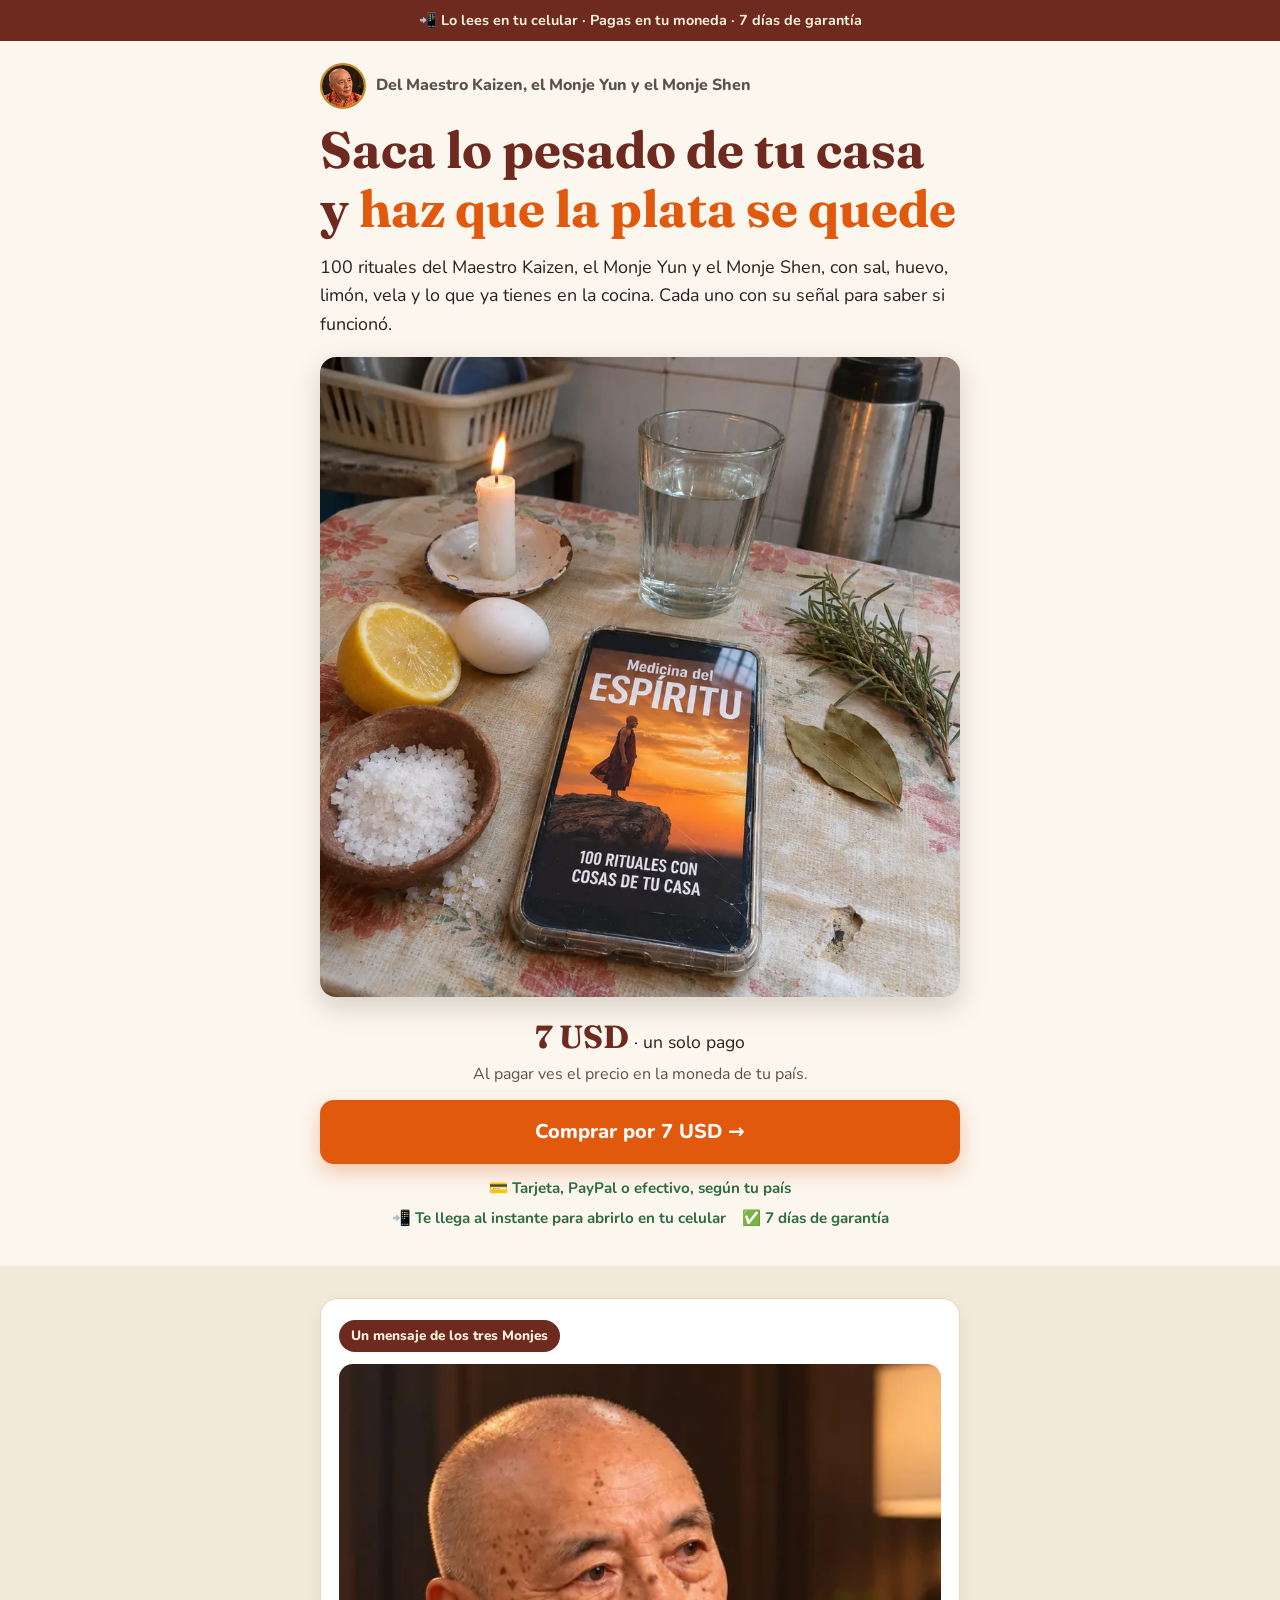
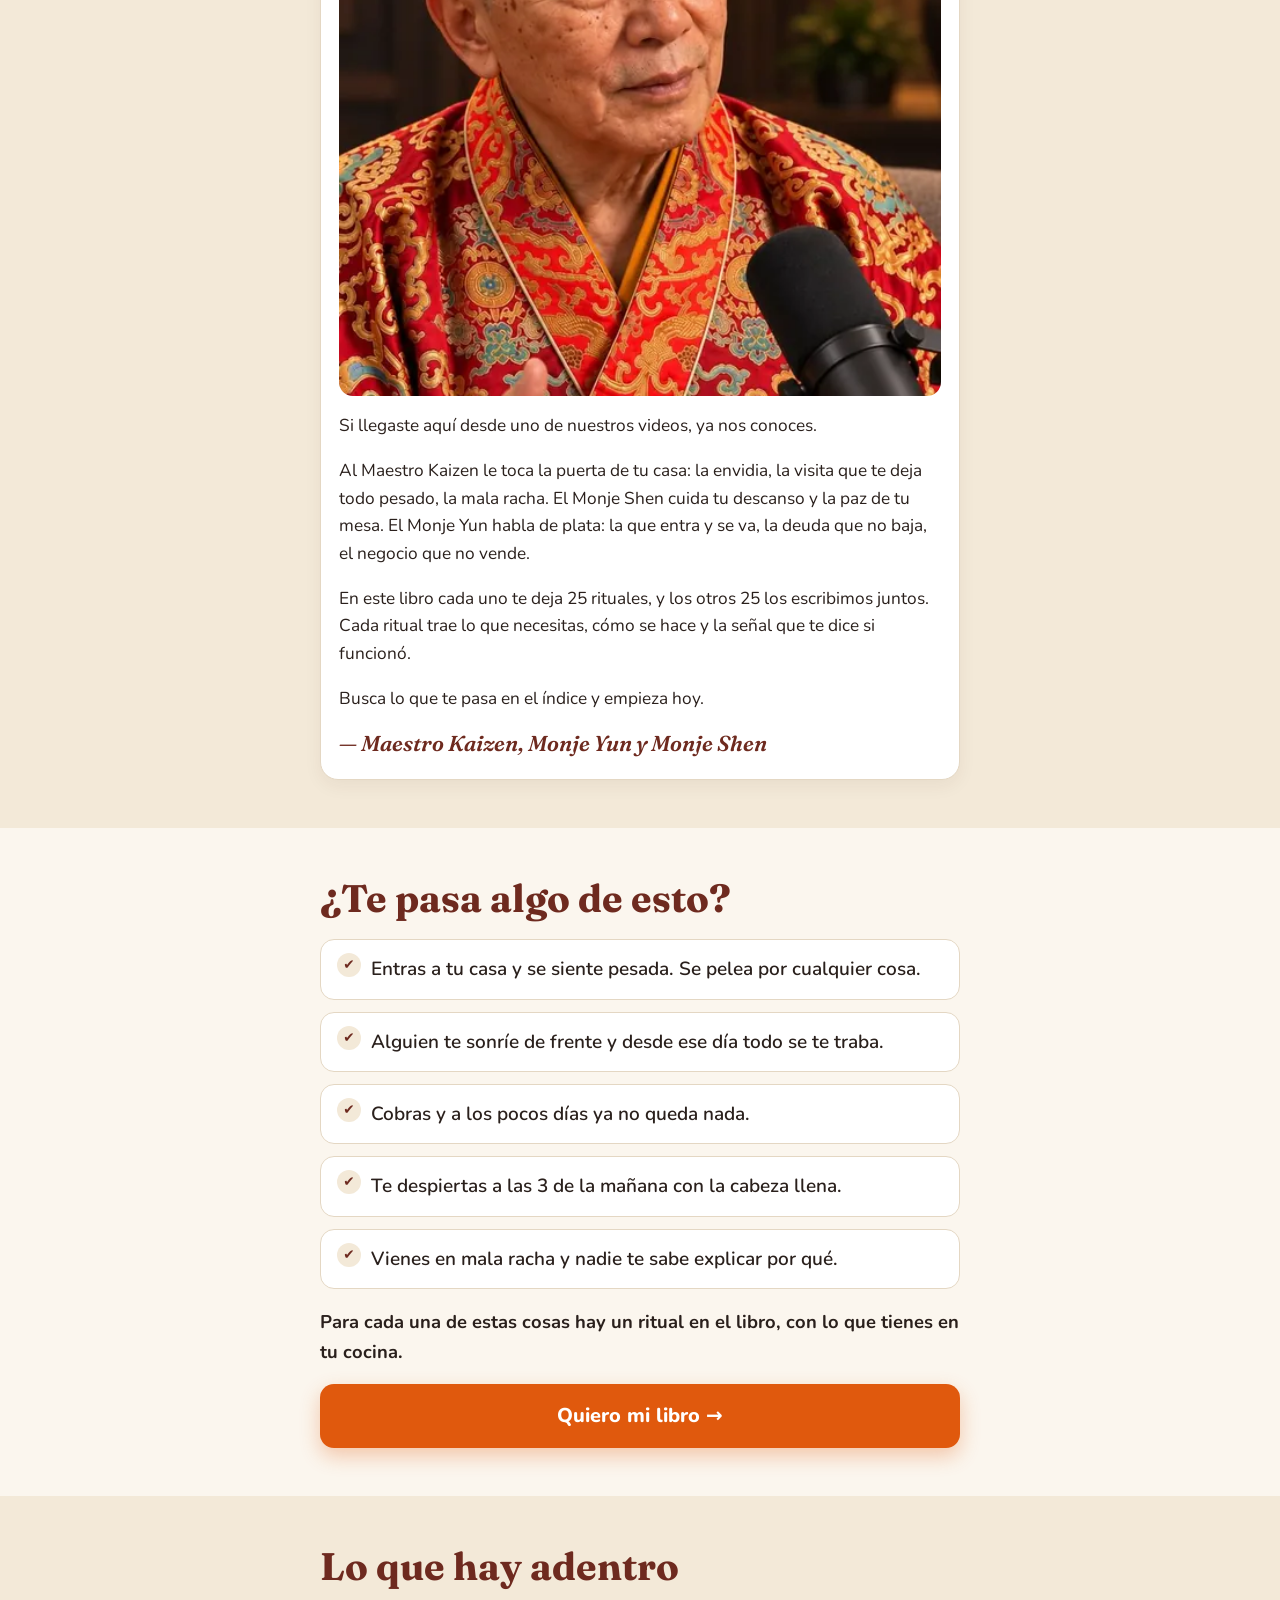
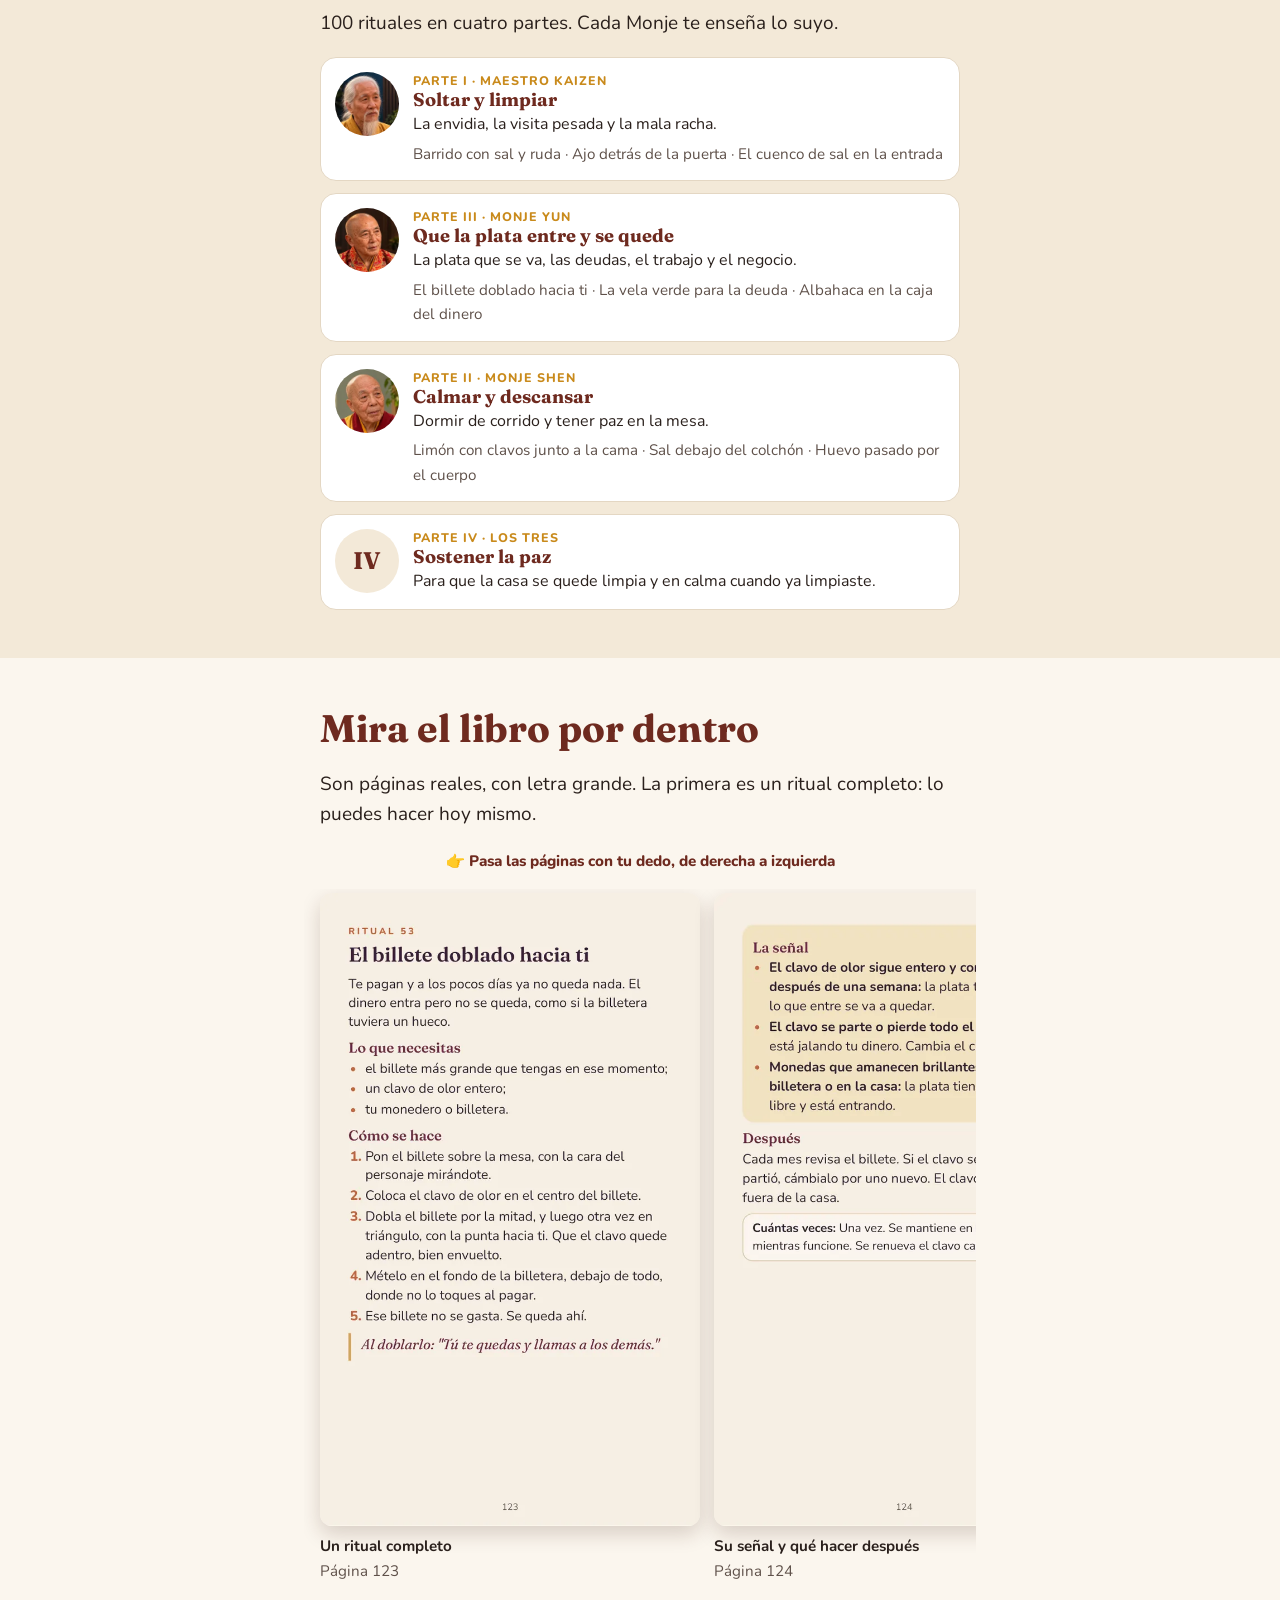
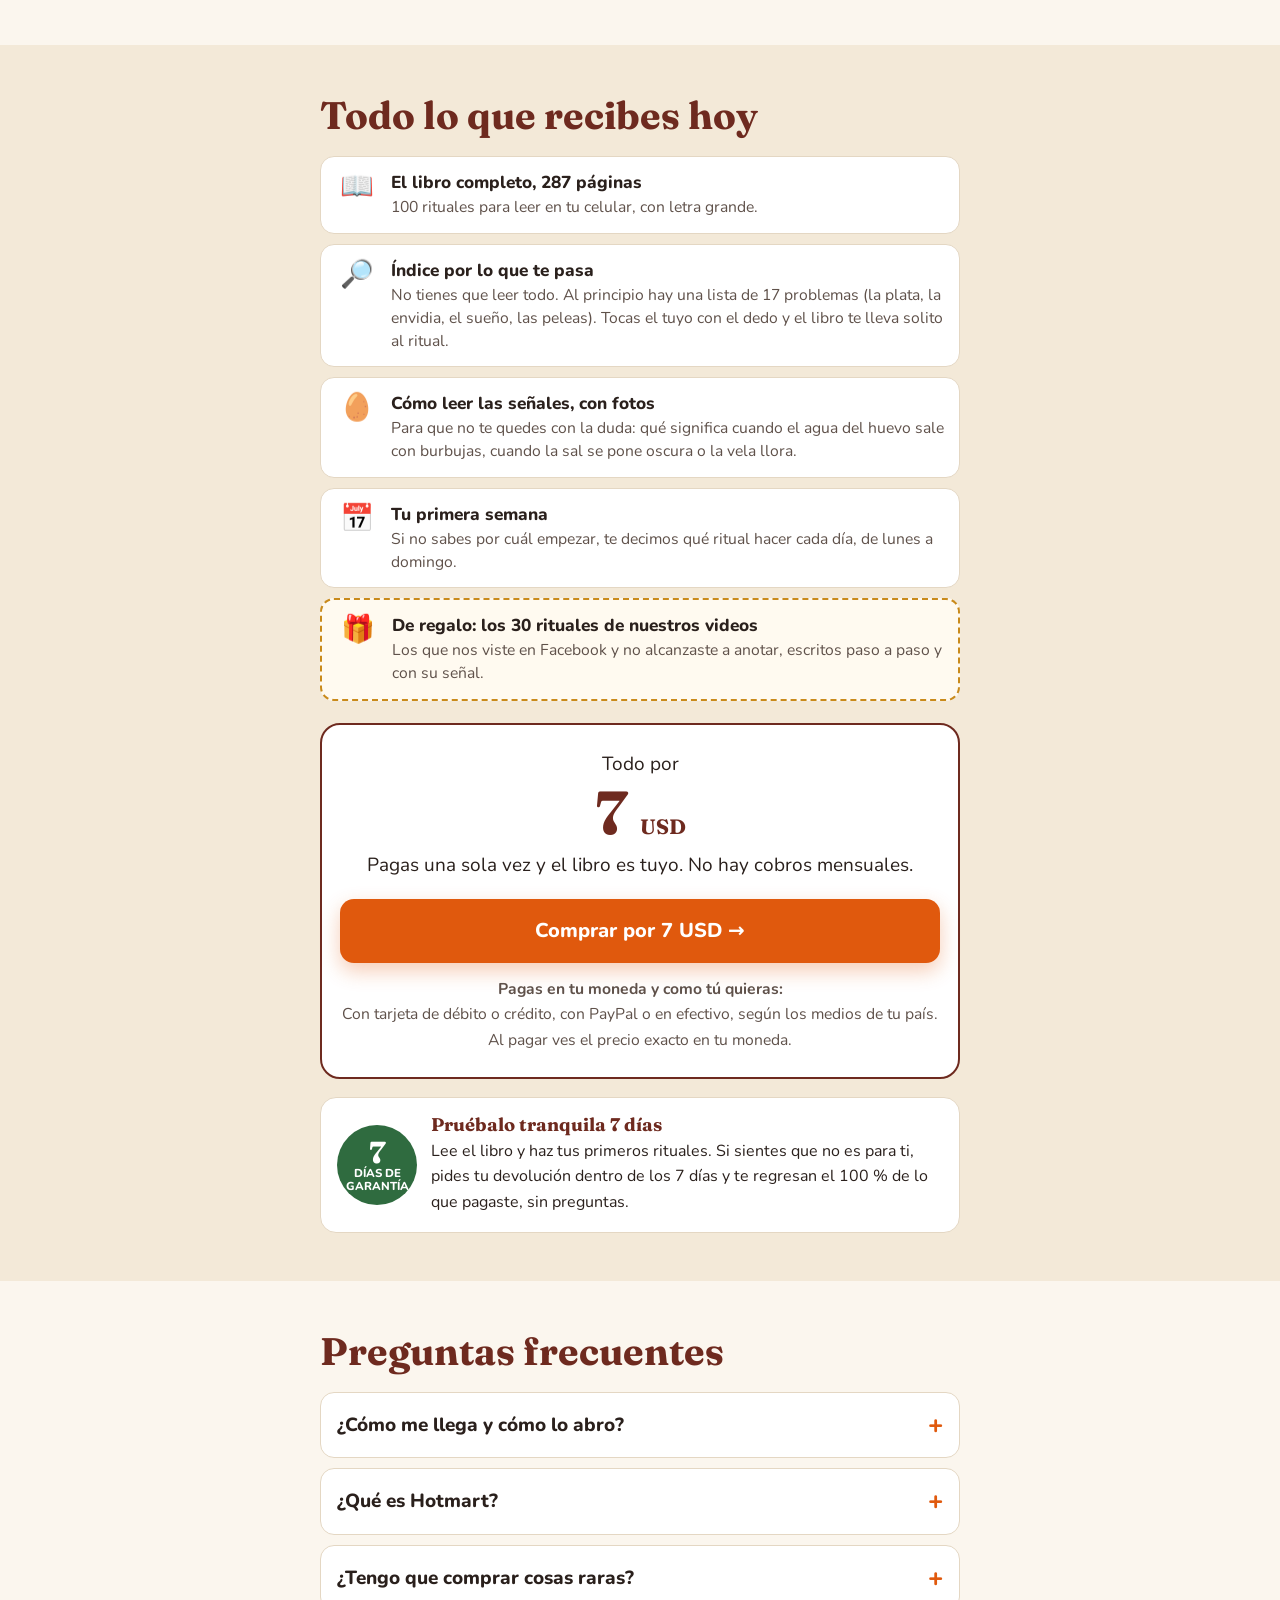
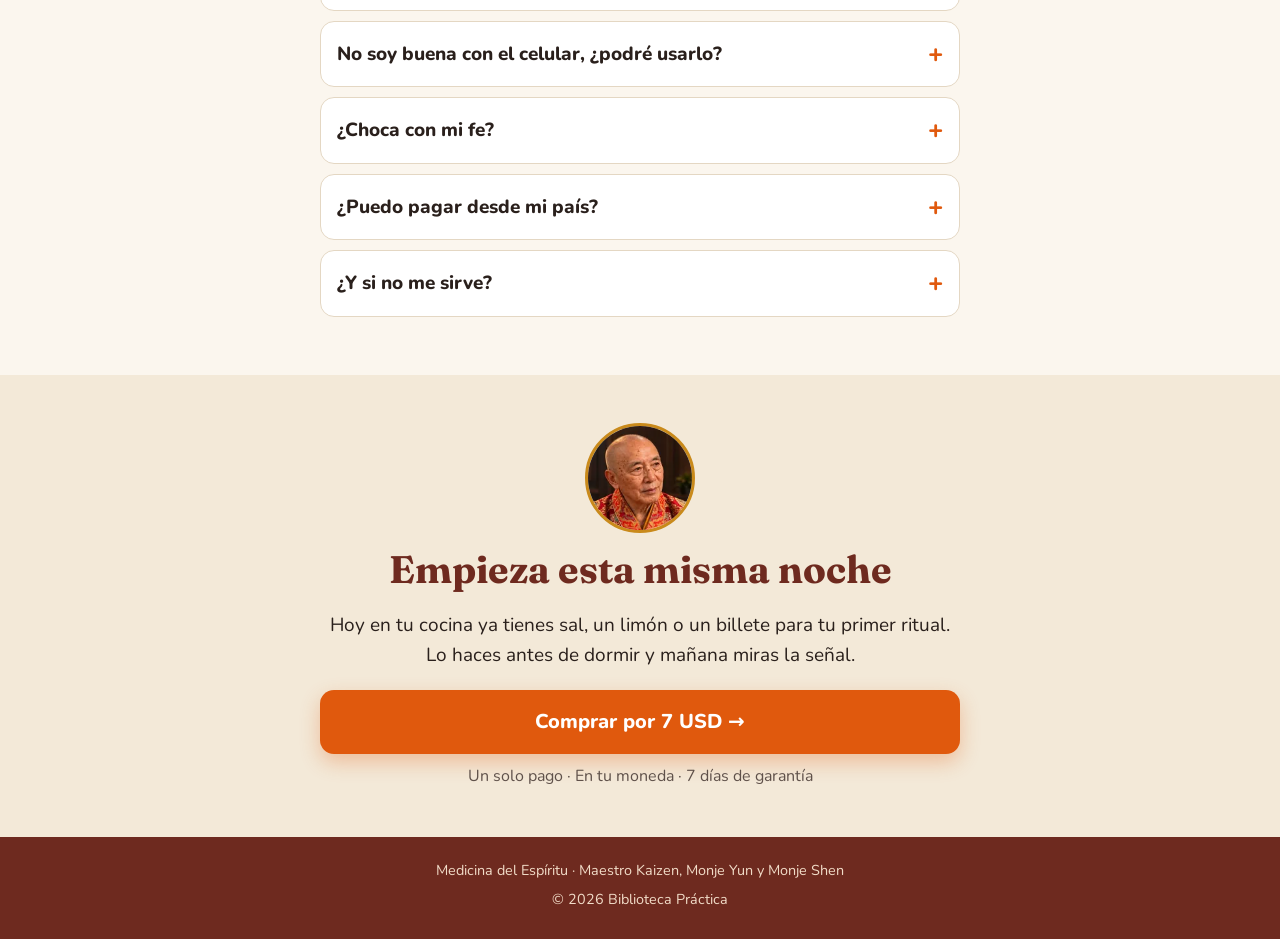
<file: medicina/index.html>
<!doctype html>
<html lang="es">
<head>
  <meta charset="utf-8">
  <meta name="viewport" content="width=device-width, initial-scale=1">
  <meta name="theme-color" content="#fbf6ee">
  <title>Medicina del Espíritu | 100 rituales con cosas de tu casa</title>
  <meta name="description" content="100 rituales del Maestro Kaizen, el Monje Yun y el Monje Shen, con sal, huevo, limón, vela y lo que ya tienes en la cocina. Cada uno con su señal para saber si funcionó.">
  <meta property="og:type" content="website">
  <meta property="og:locale" content="es_LA">
  <meta property="og:title" content="Medicina del Espíritu: 100 rituales con cosas de tu casa">
  <meta property="og:description" content="100 rituales del Maestro Kaizen, el Monje Yun y el Monje Shen, con sal, huevo, limón, vela y lo que ya tienes en la cocina. Cada uno con su señal para saber si funcionó.">
  <meta property="og:image" content="https://biblioteca-practica.github.io/medicina/assets/producto-redes.jpg">
  <meta property="og:url" content="https://biblioteca-practica.github.io/medicina/">
  <link rel="canonical" href="https://biblioteca-practica.github.io/medicina/">
  <link rel="icon" href="assets/hoja.svg" type="image/svg+xml">
  <link rel="preload" as="image" href="assets/producto.webp">
  <link rel="preconnect" href="https://fonts.googleapis.com">
  <link rel="preconnect" href="https://fonts.gstatic.com" crossorigin>
  <link href="https://fonts.googleapis.com/css2?family=Fraunces:wght@600;700&family=Nunito:wght@400;600;700;800&display=swap" rel="stylesheet">
  <script>
    (function () { var s = (new URLSearchParams(location.search).get("src") || "").toLowerCase();
      var m = ["kaizen", "yun", "shen", "jin"].filter(function (x) { return s.indexOf(x) === 0; })[0];
      if (m) location.replace(m + "/" + location.search + location.hash); })();
  </script>
  <script>
    if (location.protocol === 'file:' || /^(localhost|127\.0\.0\.1)$/.test(location.hostname)) {
      window.fbq = function () {};
    } else {
    !function(f,b,e,v,n,t,s){if(f.fbq)return;n=f.fbq=function(){n.callMethod?
    n.callMethod.apply(n,arguments):n.queue.push(arguments)};if(!f._fbq)f._fbq=n;
    n.push=n;n.loaded=!0;n.version='2.0';n.queue=[];t=b.createElement(e);t.async=!0;
    t.src=v;s=b.getElementsByTagName(e)[0];s.parentNode.insertBefore(t,s)}(window,
    document,'script','https://connect.facebook.net/en_US/fbevents.js');
    fbq('init', '1087344250838953');
    fbq('track', 'PageView');
    fbq('track', 'ViewContent', {content_name: 'Medicina del Espiritu', content_category: 'general', value: 7, currency: 'USD'});
    }
  </script>
  <noscript><img height="1" width="1" style="display:none" src="https://www.facebook.com/tr?id=1087344250838953&ev=PageView&noscript=1"></noscript>
  <style>
    :root {
      --fondo: #fbf6ee; --fondo-2: #f3e9d8; --tinta: #2a201c; --suave: #5f514a; --linea: #e4d7c3;
      --vino: #6e2a1f; --oro: #c98a1b; --boton: #e0590d; --boton-hover: #f26a1b; --verde: #2f6b3f;
    }
    * { box-sizing: border-box; }
    html { scroll-behavior: smooth; }
    body { margin: 0; background: var(--fondo); color: var(--tinta); font: 400 19px/1.6 "Nunito", system-ui, sans-serif; -webkit-font-smoothing: antialiased; }
    img, video { max-width: 100%; height: auto; display: block; }
    h1, h2, h3 { font-family: "Fraunces", Georgia, serif; line-height: 1.15; margin: 0 0 .5em; color: var(--vino); }
    h2 { font-size: clamp(1.7rem, 7vw, 2.4rem); }
    p { margin: 0 0 1em; }
    .caja { width: min(100% - 32px, 640px); margin-inline: auto; }
    .seccion { padding: 48px 0; }
    .alt { background: var(--fondo-2); }
    .barra-top { background: var(--vino); color: #fff3df; text-align: center; font-size: .9rem; font-weight: 700; padding: 9px 12px; }

    .btn { display: flex; align-items: center; justify-content: center; gap: 10px; width: 100%; min-height: 64px; padding: 14px 20px;
      border-radius: 14px; background: var(--boton); color: #fff; font-weight: 800; font-size: 1.25rem; text-decoration: none; text-align: center;
      box-shadow: 0 8px 20px rgba(224, 89, 13, .3); transition: background .15s ease; }
    .btn:hover { background: var(--boton-hover); }
    .bajo { font-size: 1rem; color: var(--suave); margin: 10px 0 0; text-align: center; }
    .sellos { display: flex; flex-wrap: wrap; justify-content: center; gap: 6px 16px; list-style: none; padding: 0; margin: 12px 0 0; font-size: .95rem; font-weight: 700; color: var(--verde); }

    .hero { padding: 22px 0 36px; }
    .quien { display: flex; align-items: center; gap: 10px; font-weight: 800; color: var(--suave); font-size: 1rem; margin-bottom: 12px; }
    .quien img { width: 46px; height: 46px; border-radius: 50%; object-fit: cover; border: 2px solid var(--oro); }
    .hero h1 { font-size: clamp(2.1rem, 9vw, 3.2rem); margin-bottom: 14px; }
    .hero h1 em { font-style: normal; color: var(--boton); }
    .hero .sub { font-size: 1.12rem; color: var(--tinta); }
    .foto-hero { width: 100%; border-radius: 16px; margin: 18px 0 20px; box-shadow: 0 10px 28px rgba(60, 30, 10, .18); }
    .precio-hero { text-align: center; margin: 0 0 12px; font-size: 1.1rem; }
    .precio-hero b { font: 700 2rem "Fraunces", serif; color: var(--vino); }

    .mensaje { background: #fff; border: 1px solid var(--linea); border-radius: 18px; padding: 20px 18px 22px; box-shadow: 0 6px 18px rgba(60, 30, 10, .06); }
    .mensaje .etq { display: inline-block; background: var(--vino); color: #fff3df; font-weight: 800; font-size: .85rem; border-radius: 999px; padding: 5px 12px; margin-bottom: 12px; }
    .video { position: relative; border-radius: 14px; overflow: hidden; background: #000; aspect-ratio: 9 / 16; max-height: 78vh; margin: 0 auto 18px; }
    .video video, .video img { width: 100%; height: 100%; object-fit: cover; }
    .play { position: absolute; inset: 0; display: grid; place-items: center; background: linear-gradient(180deg, transparent 55%, rgba(0,0,0,.55)); border: 0; cursor: pointer; padding: 0; }
    .play span { display: flex; align-items: center; gap: 10px; background: var(--boton); color: #fff; font: 800 1.15rem "Nunito", sans-serif; border-radius: 999px; padding: 14px 22px; box-shadow: 0 8px 20px rgba(0,0,0,.35); }
    .play span::before { content: ""; border-left: 16px solid #fff; border-top: 10px solid transparent; border-bottom: 10px solid transparent; }
    .foto-monje { width: 100%; border-radius: 14px; aspect-ratio: 4 / 4.2; object-fit: cover; object-position: 50% 15%; margin-bottom: 16px; }
    .carta p { font-size: 1.08rem; }
    .firma { font: italic 600 1.35rem "Fraunces", serif; color: var(--vino); margin: 6px 0 0; }

    .dolores { list-style: none; padding: 0; margin: 0; display: grid; gap: 12px; }
    .dolores li { background: #fff; border: 1px solid var(--linea); border-radius: 14px; padding: 14px 16px 14px 50px; position: relative; font-weight: 600; }
    .dolores li::before { content: "✔"; position: absolute; left: 16px; top: 13px; width: 24px; height: 24px; border-radius: 50%; background: var(--fondo-2); color: var(--vino); display: grid; place-items: center; font-size: .85rem; }
    .remate { font-size: 1.15rem; font-weight: 700; margin-top: 18px; }

    .partes { display: grid; gap: 12px; margin-top: 16px; }
    .parte { display: grid; grid-template-columns: 64px 1fr; gap: 14px; background: #fff; border: 1px solid var(--linea); border-radius: 16px; padding: 14px; }
    .parte.suya { border: 2px solid var(--oro); }
    .parte img { width: 64px; height: 64px; border-radius: 50%; object-fit: cover; }
    .parte .num { width: 64px; height: 64px; border-radius: 50%; display: grid; place-items: center; background: var(--fondo-2); font: 700 1.5rem "Fraunces", serif; color: var(--vino); }
    .parte h3 { font-size: 1.15rem; margin: 0 0 2px; }
    .parte h3 small { display: block; font: 800 .78rem "Nunito", sans-serif; letter-spacing: .08em; text-transform: uppercase; color: var(--oro); }
    .parte p { margin: 0; font-size: 1rem; }
    .parte .ej { color: var(--suave); font-size: .95rem; margin-top: 4px; }

    .carrusel { display: flex; gap: 14px; overflow-x: auto; scroll-snap-type: x mandatory; padding: 4px 16px 14px; margin: 16px -16px 0; -webkit-overflow-scrolling: touch; }
    .carrusel figure { flex: 0 0 82%; max-width: 380px; margin: 0; scroll-snap-align: center; }
    .carrusel img { border-radius: 12px; box-shadow: 0 8px 20px rgba(60, 30, 10, .18); }
    .carrusel figcaption { font-size: .95rem; margin-top: 8px; color: var(--suave); }
    .carrusel figcaption b { display: block; color: var(--tinta); }
    .desliza { font-size: .95rem; color: var(--suave); text-align: center; margin: 4px 0 0; }

    .recibes { list-style: none; padding: 0; margin: 16px 0 22px; display: grid; gap: 10px; }
    .recibes li { display: grid; grid-template-columns: 44px 1fr; gap: 12px; align-items: start; background: #fff; border: 1px solid var(--linea); border-radius: 14px; padding: 14px; }
    .recibes .ico { font-size: 1.7rem; text-align: center; line-height: 1.2; }
    .recibes h3 { font: 800 1.08rem "Nunito", sans-serif; color: var(--tinta); margin: 0; }
    .recibes p { margin: 2px 0 0; font-size: .98rem; color: var(--suave); line-height: 1.45; }
    .recibes .regalo { border: 2px dashed var(--oro); background: #fffaf0; }
    .precio { background: #fff; border: 2px solid var(--vino); border-radius: 20px; padding: 24px 18px; text-align: center; }
    .precio .monto { font: 700 3.8rem/1 "Fraunces", serif; color: var(--vino); margin: 4px 0 6px; }
    .precio .monto small { font-size: 1.3rem; }
    .precio .pagos { font-size: .98rem; color: var(--suave); margin: 14px 0 0; }
    .precio .local { font-size: 1.15rem; margin: 0 0 12px; }
    [data-precio-local] b { color: var(--vino); }
    .garantia { display: grid; grid-template-columns: 80px 1fr; gap: 14px; align-items: center; margin-top: 18px; background: #fff; border: 1px solid var(--linea); border-radius: 16px; padding: 16px; }
    .garantia .sello { width: 80px; height: 80px; border-radius: 50%; display: grid; place-items: center; text-align: center; background: var(--verde); color: #fff; font: 800 .72rem/1.1 "Nunito", sans-serif; text-transform: uppercase; }
    .garantia .sello b { display: block; font: 700 1.9rem/1 "Fraunces", serif; }
    .garantia h3 { font-size: 1.15rem; margin: 0 0 4px; }
    .garantia p { margin: 0; font-size: 1rem; }

    .faq details { background: #fff; border: 1px solid var(--linea); border-radius: 14px; padding: 0 16px; margin-bottom: 10px; }
    .faq summary { cursor: pointer; font-weight: 800; padding: 17px 30px 17px 0; list-style: none; position: relative; }
    .faq summary::-webkit-details-marker { display: none; }
    .faq summary::after { content: "+"; position: absolute; right: 0; top: 12px; font-size: 1.6rem; color: var(--boton); }
    .faq details[open] summary::after { content: "–"; }
    .faq details p { margin: 0 0 16px; color: var(--suave); }

    .cierre { text-align: center; }
    .cierre .cara { width: 110px; height: 110px; border-radius: 50%; object-fit: cover; margin: 0 auto 14px; border: 3px solid var(--oro); }
    .pie { background: var(--vino); color: #f1dcc8; text-align: center; font-size: .9rem; padding: 22px 16px 100px; }
    .pie p { margin: 0 0 6px; }

    .barra-fija { position: fixed; left: 0; right: 0; bottom: 0; display: flex; align-items: center; justify-content: space-between; gap: 12px;
      padding: 10px 14px calc(10px + env(safe-area-inset-bottom)); background: #fff; border-top: 1px solid var(--linea);
      box-shadow: 0 -8px 24px rgba(60, 30, 10, .15); z-index: 20; transform: translateY(110%); transition: transform .25s ease; }
    .barra-fija.visible { transform: translateY(0); }
    .barra-fija .texto { font-size: .95rem; line-height: 1.25; font-weight: 700; }
    .barra-fija .texto b { color: var(--vino); font-size: 1.2rem; }
    .barra-fija .btn { width: auto; min-height: 52px; font-size: 1.08rem; padding: 10px 18px; box-shadow: none; }
    @media (min-width: 900px) { .barra-fija { display: none; } .pie { padding-bottom: 22px; } }
  </style>
</head>
<body>
  <div class="barra-top">📲 Lo lees en tu celular · Pagas en tu moneda · 7 días de garantía</div>

  <header class="hero">
    <div class="caja">
      <div class="quien"><img src="assets/cara-yun.webp" width="46" height="46" alt="">Del Maestro Kaizen, el Monje Yun y el Monje Shen</div>
      <h1>Saca lo pesado de tu casa y <em>haz que la plata se quede</em></h1>
      <p class="sub">100 rituales del Maestro Kaizen, el Monje Yun y el Monje Shen, con sal, huevo, limón, vela y lo que ya tienes en la cocina. Cada uno con su señal para saber si funcionó.</p>
      <img class="foto-hero" src="assets/producto.webp" width="900" height="900" alt="El libro Medicina del Espíritu en un celular, con sal, limón, huevo y una vela en la mesa">
      <p class="precio-hero"><b>7 USD</b> · un solo pago</p>
      <p class="bajo" style="margin:-6px 0 12px" data-precio-local>Al pagar ves el precio en la moneda de tu país.</p>
      <a class="btn" href="#comprar" data-boton="hero">Comprar por 7 USD →</a>
      <ul class="sellos"><li>💳 Tarjeta, PayPal o efectivo, según tu país</li><li>📲 Te llega al instante para abrirlo en tu celular</li><li>✅ 7 días de garantía</li></ul>
    </div>
  </header>

  <section class="seccion alt" style="padding-top:32px">
    <div class="caja">
      <div class="mensaje">
        <span class="etq">Un mensaje de los tres Monjes</span>
        <img class="foto-monje" src="assets/yun.webp" width="520" height="867" loading="lazy" alt="Monje Yun">
        <div class="carta"><p>Si llegaste aquí desde uno de nuestros videos, ya nos conoces.</p><p>Al Maestro Kaizen le toca la puerta de tu casa: la envidia, la visita que te deja todo pesado, la mala racha. El Monje Shen cuida tu descanso y la paz de tu mesa. El Monje Yun habla de plata: la que entra y se va, la deuda que no baja, el negocio que no vende.</p><p>En este libro cada uno te deja 25 rituales, y los otros 25 los escribimos juntos. Cada ritual trae lo que necesitas, cómo se hace y la señal que te dice si funcionó.</p><p>Busca lo que te pasa en el índice y empieza hoy.</p></div>
        <p class="firma">— Maestro Kaizen, Monje Yun y Monje Shen</p>
      </div>
    </div>
  </section>

  <section class="seccion">
    <div class="caja">
      <h2>¿Te pasa algo de esto?</h2>
      <ul class="dolores"><li>Entras a tu casa y se siente pesada. Se pelea por cualquier cosa.</li><li>Alguien te sonríe de frente y desde ese día todo se te traba.</li><li>Cobras y a los pocos días ya no queda nada.</li><li>Te despiertas a las 3 de la mañana con la cabeza llena.</li><li>Vienes en mala racha y nadie te sabe explicar por qué.</li></ul>
      <p class="remate">Para cada una de estas cosas hay un ritual en el libro, con lo que tienes en tu cocina.</p>
      <a class="btn" href="#comprar" data-boton="dolores">Quiero mi libro →</a>
    </div>
  </section>

  <section class="seccion alt">
    <div class="caja">
      <h2>Lo que hay adentro</h2>
      <p>100 rituales en cuatro partes. Cada Monje te enseña lo suyo.</p>
      <div class="partes"><div class="parte"><img src="assets/cara-kaizen.webp" width="64" height="64" loading="lazy" alt=""><div><h3><small>Parte I · Maestro Kaizen</small>Soltar y limpiar</h3><p>La envidia, la visita pesada y la mala racha.</p><p class="ej">Barrido con sal y ruda · Ajo detrás de la puerta · El cuenco de sal en la entrada</p></div></div><div class="parte"><img src="assets/cara-yun.webp" width="64" height="64" loading="lazy" alt=""><div><h3><small>Parte III · Monje Yun</small>Que la plata entre y se quede</h3><p>La plata que se va, las deudas, el trabajo y el negocio.</p><p class="ej">El billete doblado hacia ti · La vela verde para la deuda · Albahaca en la caja del dinero</p></div></div><div class="parte"><img src="assets/cara-shen.webp" width="64" height="64" loading="lazy" alt=""><div><h3><small>Parte II · Monje Shen</small>Calmar y descansar</h3><p>Dormir de corrido y tener paz en la mesa.</p><p class="ej">Limón con clavos junto a la cama · Sal debajo del colchón · Huevo pasado por el cuerpo</p></div></div><div class="parte"><span class="num">IV</span><div><h3><small>Parte IV · Los tres</small>Sostener la paz</h3><p>Para que la casa se quede limpia y en calma cuando ya limpiaste.</p></div></div></div>
    </div>
  </section>

  <section class="seccion">
    <div class="caja">
      <h2>Mira el libro por dentro</h2>
      <p>Son páginas reales, con letra grande. La primera es un ritual completo: lo puedes hacer hoy mismo.</p>
      <p class="desliza" style="font-weight:800;color:var(--vino)">👉 Pasa las páginas con tu dedo, de derecha a izquierda</p>
      <div class="carrusel"><figure><a href="assets/pag-ritual.webp" target="_blank" rel="noopener"><img src="assets/pag-ritual.webp" width="681" height="1135" loading="lazy" decoding="async" alt="Un ritual completo"></a><figcaption><b>Un ritual completo</b>Página 123</figcaption></figure><figure><a href="assets/pag-senal.webp" target="_blank" rel="noopener"><img src="assets/pag-senal.webp" width="681" height="1135" loading="lazy" decoding="async" alt="Su señal y qué hacer después"></a><figcaption><b>Su señal y qué hacer después</b>Página 124</figcaption></figure><figure><a href="assets/pag-indice.webp" target="_blank" rel="noopener"><img src="assets/pag-indice.webp" width="681" height="1135" loading="lazy" decoding="async" alt="El índice por lo que te pasa"></a><figcaption><b>El índice por lo que te pasa</b>Página 7</figcaption></figure><figure><a href="assets/pag-parte.webp" target="_blank" rel="noopener"><img src="assets/pag-parte.webp" width="681" height="1135" loading="lazy" decoding="async" alt="Cada parte con su Monje"></a><figcaption><b>Cada parte con su Monje</b>Página 16</figcaption></figure></div>
    </div>
  </section>

  <section class="seccion alt" id="comprar">
    <div class="caja">
      <h2>Todo lo que recibes hoy</h2>
      <ul class="recibes">
        <li><span class="ico">📖</span><div><h3>El libro completo, 287 páginas</h3><p>100 rituales para leer en tu celular, con letra grande.</p></div></li>
        <li><span class="ico">🔎</span><div><h3>Índice por lo que te pasa</h3><p>No tienes que leer todo. Al principio hay una lista de 17 problemas (la plata, la envidia, el sueño, las peleas). Tocas el tuyo con el dedo y el libro te lleva solito al ritual.</p></div></li>
        <li><span class="ico">🥚</span><div><h3>Cómo leer las señales, con fotos</h3><p>Para que no te quedes con la duda: qué significa cuando el agua del huevo sale con burbujas, cuando la sal se pone oscura o la vela llora.</p></div></li>
        <li><span class="ico">📅</span><div><h3>Tu primera semana</h3><p>Si no sabes por cuál empezar, te decimos qué ritual hacer cada día, de lunes a domingo.</p></div></li>
        <li class="regalo"><span class="ico">🎁</span><div><h3>De regalo: los 30 rituales de nuestros videos</h3><p>Los que nos viste en Facebook y no alcanzaste a anotar, escritos paso a paso y con su señal.</p></div></li>
      </ul>
      <div class="precio">
        <div>Todo por</div>
        <div class="monto">7 <small>USD</small></div>
        <p class="local" data-precio-local hidden></p>
        <p>Pagas una sola vez y el libro es tuyo. No hay cobros mensuales.</p>
        <a class="btn" href="#comprar" data-boton="precio">Comprar por 7 USD →</a>
        <p class="pagos"><b>Pagas en tu moneda y como tú quieras:</b><br>Con tarjeta de débito o crédito, con PayPal o en efectivo, según los medios de tu país. Al pagar ves el precio exacto en tu moneda.</p>
      </div>
      <div class="garantia">
        <div class="sello"><span><b>7</b>días de garantía</span></div>
        <div><h3>Pruébalo tranquila 7 días</h3><p>Lee el libro y haz tus primeros rituales. Si sientes que no es para ti, pides tu devolución dentro de los 7 días y te regresan el 100 % de lo que pagaste, sin preguntas.</p></div>
      </div>
    </div>
  </section>

  <section class="seccion faq">
    <div class="caja">
      <h2>Preguntas frecuentes</h2>
      <details><summary>¿Cómo me llega y cómo lo abro?</summary><p>Apenas pagas, te llega un correo de Hotmart con el botón para abrir tu libro. Lo descargas y queda guardado en tu celular para leerlo cuando quieras. Si no ves el correo, búscalo en «Correo no deseado». Si pagas en efectivo, te llega apenas se confirma tu pago.</p></details>
      <details><summary>¿Qué es Hotmart?</summary><p>Es la plataforma que cobra y te entrega el libro. Es de Brasil y la usan miles de autores de libros y cursos en toda Latinoamérica. Tus datos de pago quedan con ellos, no con nosotros, y desde ahí pides tu devolución si la necesitas.</p></details>
      <details><summary>¿Tengo que comprar cosas raras?</summary><p>Casi todo está en tu cocina: sal, limón, huevo, canela, ajo, romero, laurel y un vaso de agua. Lo demás (alumbre, ruda, una vela) lo consigues en el mercado por poco.</p></details>
      <details><summary>No soy buena con el celular, ¿podré usarlo?</summary><p>Sí, está hecho pensando en ti. Tiene letra grande. Al principio hay una lista de problemas: tocas el tuyo con el dedo (por ejemplo «La plata no te alcanza») y el libro te lleva solito al ritual. Si te trabas, nos escribes y te ayudamos.</p></details>
      <details><summary>¿Choca con mi fe?</summary><p>No. Son rituales con cosas de tu casa y no te piden cambiar lo que crees. Si rezas, puedes sumar tu oración al ritual.</p></details>
      <details><summary>¿Puedo pagar desde mi país?</summary><p>Sí. Al tocar el botón, Hotmart te muestra el precio en tu moneda y las formas de pago de tu país.</p></details>
      <details><summary>¿Y si no me sirve?</summary><p>Tienes 7 días de garantía. Pides el reembolso desde Hotmart y te devuelven todo lo que pagaste.</p></details>
    </div>
  </section>

  <section class="seccion alt cierre">
    <div class="caja">
      <img class="cara" src="assets/cara-yun.webp" width="110" height="110" loading="lazy" alt="">
      <h2>Empieza esta misma noche</h2>
      <p>Hoy en tu cocina ya tienes sal, un limón o un billete para tu primer ritual. Lo haces antes de dormir y mañana miras la señal.</p>
      <a class="btn" href="#comprar" data-boton="cierre">Comprar por 7 USD →</a>
      <p class="bajo">Un solo pago · En tu moneda · 7 días de garantía</p>
    </div>
  </section>

  <footer class="pie">
    <p>Medicina del Espíritu · Maestro Kaizen, Monje Yun y Monje Shen</p>
    <p>© 2026 Biblioteca Práctica</p>
  </footer>

  <div class="barra-fija" aria-hidden="true">
    <div class="texto">Medicina del Espíritu<br><b>7 USD</b> · pago único</div>
    <a class="btn" href="#comprar" data-boton="barra">Comprar →</a>
  </div>

  <script>
    var LINK_COMPRA = "https://pay.hotmart.com/H108389273M";
    var CLARITY_ID = "z3456uvziu";
    var entrada = new URLSearchParams(location.search);
    var origen = entrada.get("src") || (entrada.has("fbclid") ? "fb-general" : "landing-general");
    var PRECIOS = {"MX": "En tu moneda son unos <b>$159 pesos mexicanos</b>, IVA incluido.", "US": "En tu país pagas en dólares: son <b>7 dólares</b>.", "AR": "En tu moneda son unos <b>$12.800 pesos argentinos</b>.", "CO": "En tu moneda son unos <b>$24.200 pesos colombianos</b>.", "PE": "En tu moneda son unos <b>27 soles</b>.", "CL": "En tu moneda son unos <b>$7.160 pesos chilenos</b>, IVA incluido.", "EC": "En tu país pagas en dólares: son <b>7 dólares</b>.", "VE": "En tu país pagas en dólares: son <b>7 dólares</b>.", "BO": "En tu moneda son unos <b>89 bolivianos</b>.", "PY": "En tu moneda son unos <b>46.200 guaraníes</b>.", "UY": "En tu moneda son unos <b>$299 pesos uruguayos</b>.", "CR": "En tu moneda son unos <b>3.350 colones</b>.", "GT": "En tu moneda son unos <b>57 quetzales</b>.", "HN": "En tu moneda son unos <b>200 lempiras</b>.", "SV": "En tu país pagas en dólares: son <b>7 dólares</b>.", "NI": "En tu país pagas en dólares: son <b>7 dólares</b>.", "DO": "En tu moneda son unos <b>$449 pesos dominicanos</b>.", "PR": "En tu país pagas en dólares: son <b>7 dólares</b>.", "ES": "En tu moneda son <b>7 euros</b>, IVA incluido.", "CA": "En tu moneda son unos <b>12 dólares canadienses</b>, impuestos incluidos.", "IT": "En tu moneda son <b>7 euros</b>, impuestos incluidos.", "DE": "En tu moneda son <b>7 euros</b>, impuestos incluidos.", "FR": "En tu moneda son <b>7 euros</b>, impuestos incluidos.", "GB": "En tu moneda son <b>7 libras</b>.", "PT": "En tu moneda son <b>7 euros</b>, impuestos incluidos.", "CH": "En tu moneda son <b>7 francos suizos</b>."}, ZONAS = {"America/Mexico_City":"MX","America/Cancun":"MX","America/Merida":"MX","America/Monterrey":"MX","America/Matamoros":"MX","America/Chihuahua":"MX","America/Ciudad_Juarez":"MX","America/Ojinaga":"MX","America/Mazatlan":"MX","America/Bahia_Banderas":"MX","America/Hermosillo":"MX","America/Tijuana":"MX","America/Santa_Isabel":"MX","America/Ensenada":"MX","Mexico/General":"MX","Mexico/BajaNorte":"MX","Mexico/BajaSur":"MX","America/New_York":"US","America/Detroit":"US","America/Chicago":"US","America/Denver":"US","America/Boise":"US","America/Phoenix":"US","America/Los_Angeles":"US","America/Anchorage":"US","America/Juneau":"US","America/Sitka":"US","America/Metlakatla":"US","America/Yakutat":"US","America/Nome":"US","America/Adak":"US","Pacific/Honolulu":"US","America/Indianapolis":"US","America/Fort_Wayne":"US","America/Louisville":"US","America/Menominee":"US","America/Shiprock":"US","America/Knox_IN":"US","US/Eastern":"US","US/Central":"US","US/Mountain":"US","US/Pacific":"US","US/Arizona":"US","US/Alaska":"US","US/Hawaii":"US","US/Michigan":"US","US/East-Indiana":"US","US/Indiana-Starke":"US","America/Buenos_Aires":"AR","America/Cordoba":"AR","America/Catamarca":"AR","America/Jujuy":"AR","America/Mendoza":"AR","America/Rosario":"AR","America/Bogota":"CO","America/Lima":"PE","America/Santiago":"CL","America/Punta_Arenas":"CL","America/Coyhaique":"CL","Pacific/Easter":"CL","Chile/Continental":"CL","Chile/EasterIsland":"CL","America/Guayaquil":"EC","Pacific/Galapagos":"EC","America/Caracas":"VE","America/La_Paz":"BO","America/Asuncion":"PY","America/Montevideo":"UY","America/Costa_Rica":"CR","America/Guatemala":"GT","America/Tegucigalpa":"HN","America/El_Salvador":"SV","America/Managua":"NI","America/Santo_Domingo":"DO","America/Puerto_Rico":"PR","Europe/Madrid":"ES","Atlantic/Canary":"ES","Africa/Ceuta":"ES","Europe/Rome":"IT","Europe/Berlin":"DE","Europe/Busingen":"DE","Europe/Paris":"FR","Europe/Lisbon":"PT","Atlantic/Madeira":"PT","Atlantic/Azores":"PT","Europe/London":"GB","Europe/Belfast":"GB","Europe/Zurich":"CH","America/Toronto":"CA","America/Montreal":"CA","America/Vancouver":"CA","America/Edmonton":"CA","America/Winnipeg":"CA","America/Halifax":"CA","America/St_Johns":"CA","America/Regina":"CA","America/Moncton":"CA","America/Thunder_Bay":"CA"};
    var pais = (entrada.get("pais") || "").toUpperCase();
    if (!PRECIOS[pais]) {
      pais = "";
      try {
        var zonaHoraria = Intl.DateTimeFormat().resolvedOptions().timeZone || "";
        pais = ZONAS[zonaHoraria] || (zonaHoraria.indexOf("America/Argentina/") === 0 ? "AR" : /^America\/(Indiana|Kentucky|North_Dakota)\//.test(zonaHoraria) ? "US" : "");
      } catch (e) {}
    }
    if (pais) document.querySelectorAll("[data-precio-local]").forEach(function (el) { el.innerHTML = PRECIOS[pais]; el.hidden = false; });
    var destino = new URL(LINK_COMPRA);
    destino.searchParams.set("src", origen);
    entrada.forEach(function (valor, clave) { if (clave.indexOf("utm_") === 0 || clave === "sck") destino.searchParams.set(clave, valor); });
    document.querySelectorAll(".btn").forEach(function (boton) {
      boton.href = destino.toString();
      boton.addEventListener("click", function () {
        fbq("track", "InitiateCheckout", {value: 7, currency: "USD"});
        fbq("trackCustom", "ClicComprar", {boton: boton.dataset.boton, landing: "general", origen: origen});
      });
    });
    var marcas = [25, 50, 75, 100], vistas = {};
    addEventListener("scroll", function () {
      var total = document.documentElement.scrollHeight - innerHeight;
      var avance = total > 0 ? Math.round(scrollY / total * 100) : 100;
      marcas.forEach(function (m) { if (avance >= m && !vistas[m]) { vistas[m] = 1; fbq("trackCustom", "Scroll" + m, {landing: "general"}); } });
    }, {passive: true});
    var video = document.querySelector(".video video"), play = document.querySelector(".play");
    if (video && play) {
      play.addEventListener("click", function () { play.remove(); video.controls = true; video.play(); fbq("trackCustom", "PlayVideoMonje", {landing: "general"}); });
    }
    var barra = document.querySelector(".barra-fija"), botonHero = document.querySelector('[data-boton="hero"]'), zona = document.querySelector(".precio"), enCompra = false;
    function actualizar() { var m = botonHero.getBoundingClientRect().bottom < 0 && !enCompra; barra.classList.toggle("visible", m); barra.setAttribute("aria-hidden", String(!m)); }
    if ("IntersectionObserver" in window) new IntersectionObserver(function (e) { enCompra = e[0].isIntersecting; actualizar(); }).observe(zona);
    addEventListener("scroll", actualizar, {passive: true});
    var local = location.protocol === "file:" || /^(localhost|127\.0\.0\.1)$/.test(location.hostname);
    if (CLARITY_ID && !local) {
      (function(c,l,a,r,i,t,y){c[a]=c[a]||function(){(c[a].q=c[a].q||[]).push(arguments)};
      t=l.createElement(r);t.async=1;t.src="https://www.clarity.ms/tag/"+i;
      y=l.getElementsByTagName(r)[0];y.parentNode.insertBefore(t,y);})(window,document,"clarity","script",CLARITY_ID);
    }
  </script>
</body>
</html>
</file>
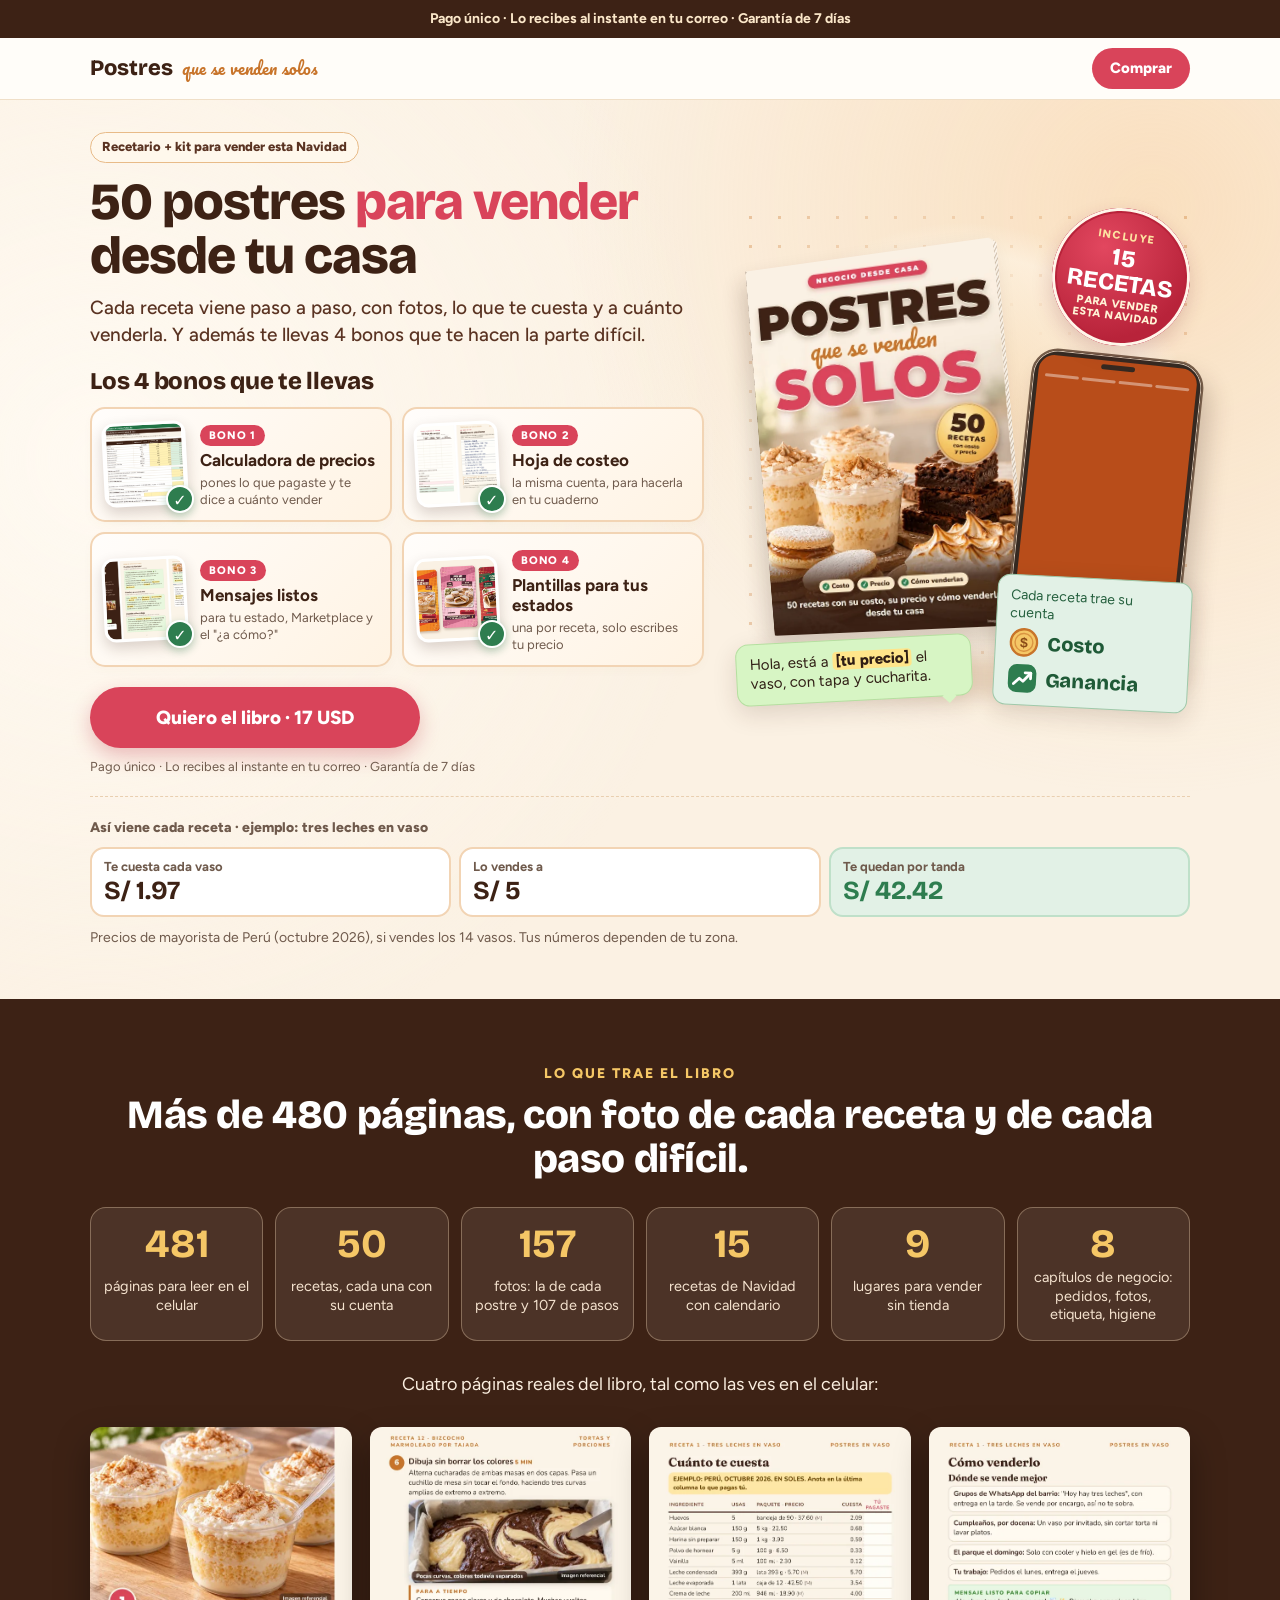
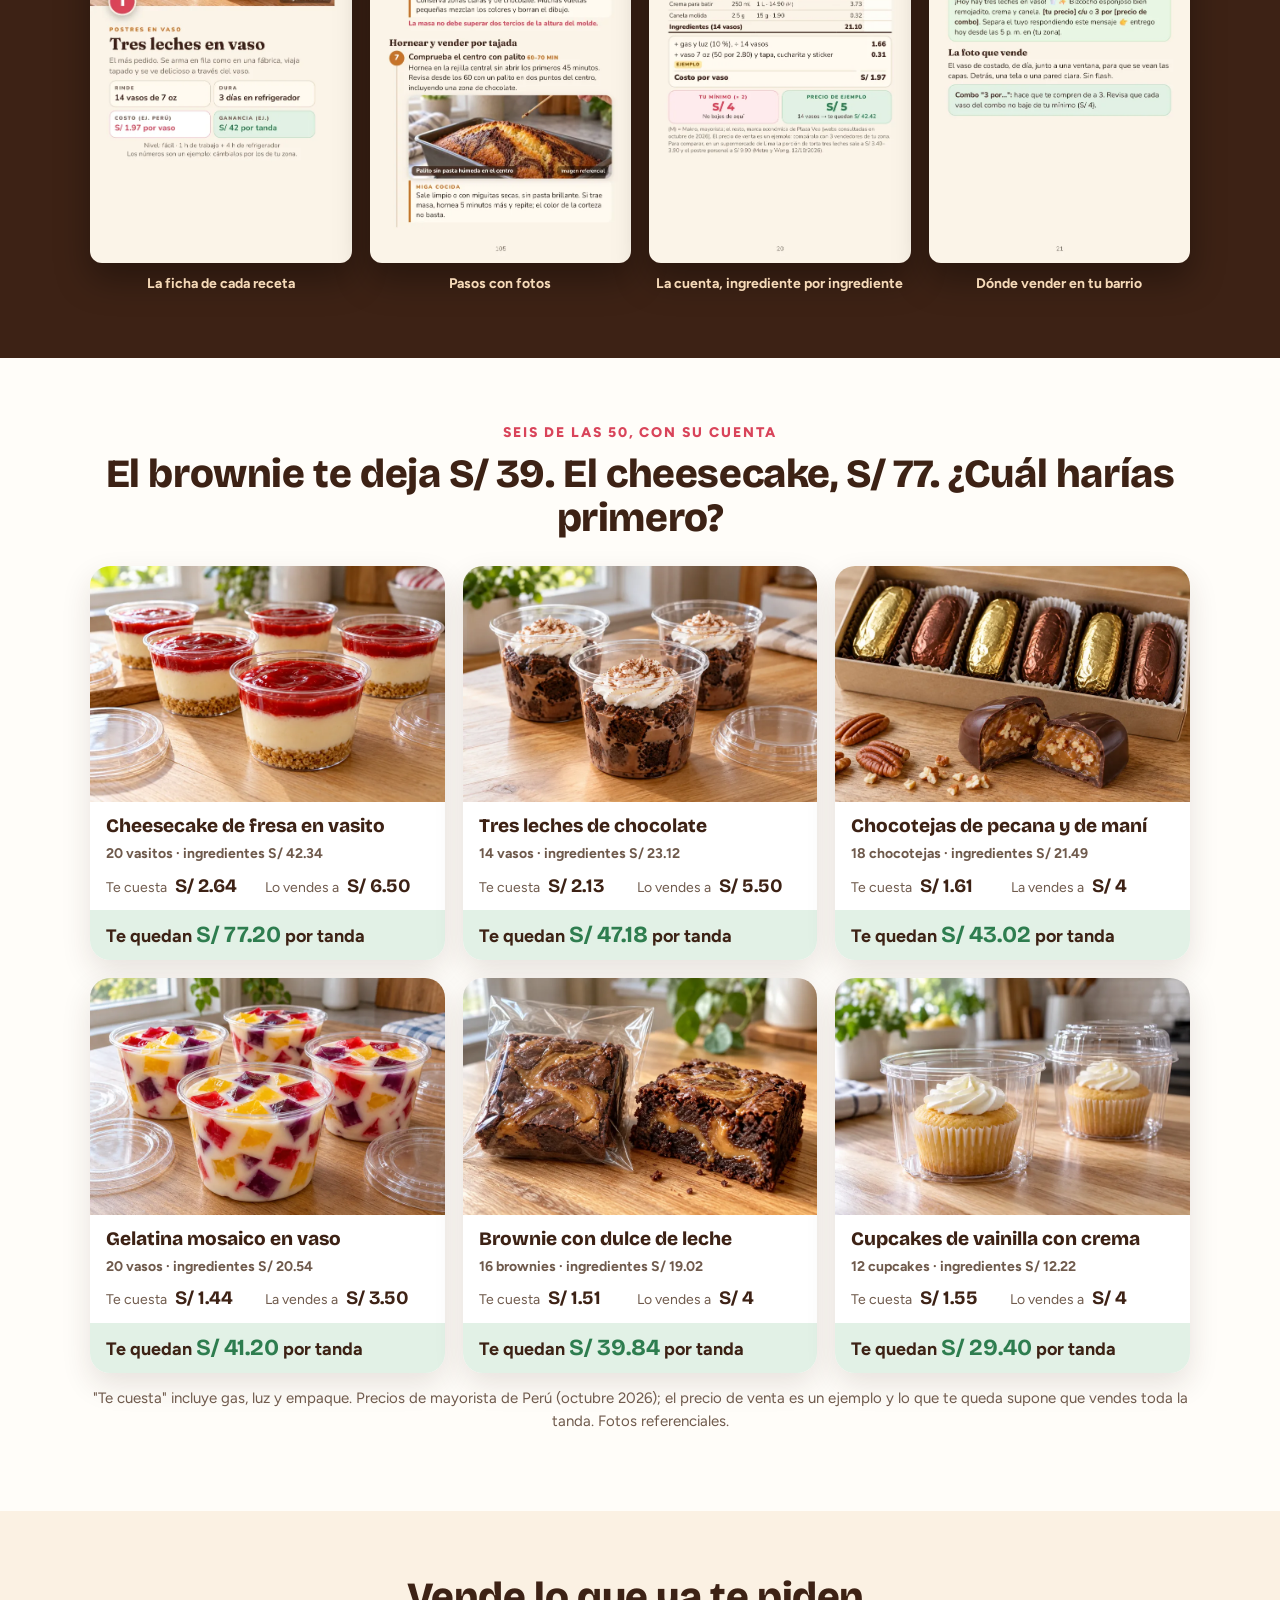
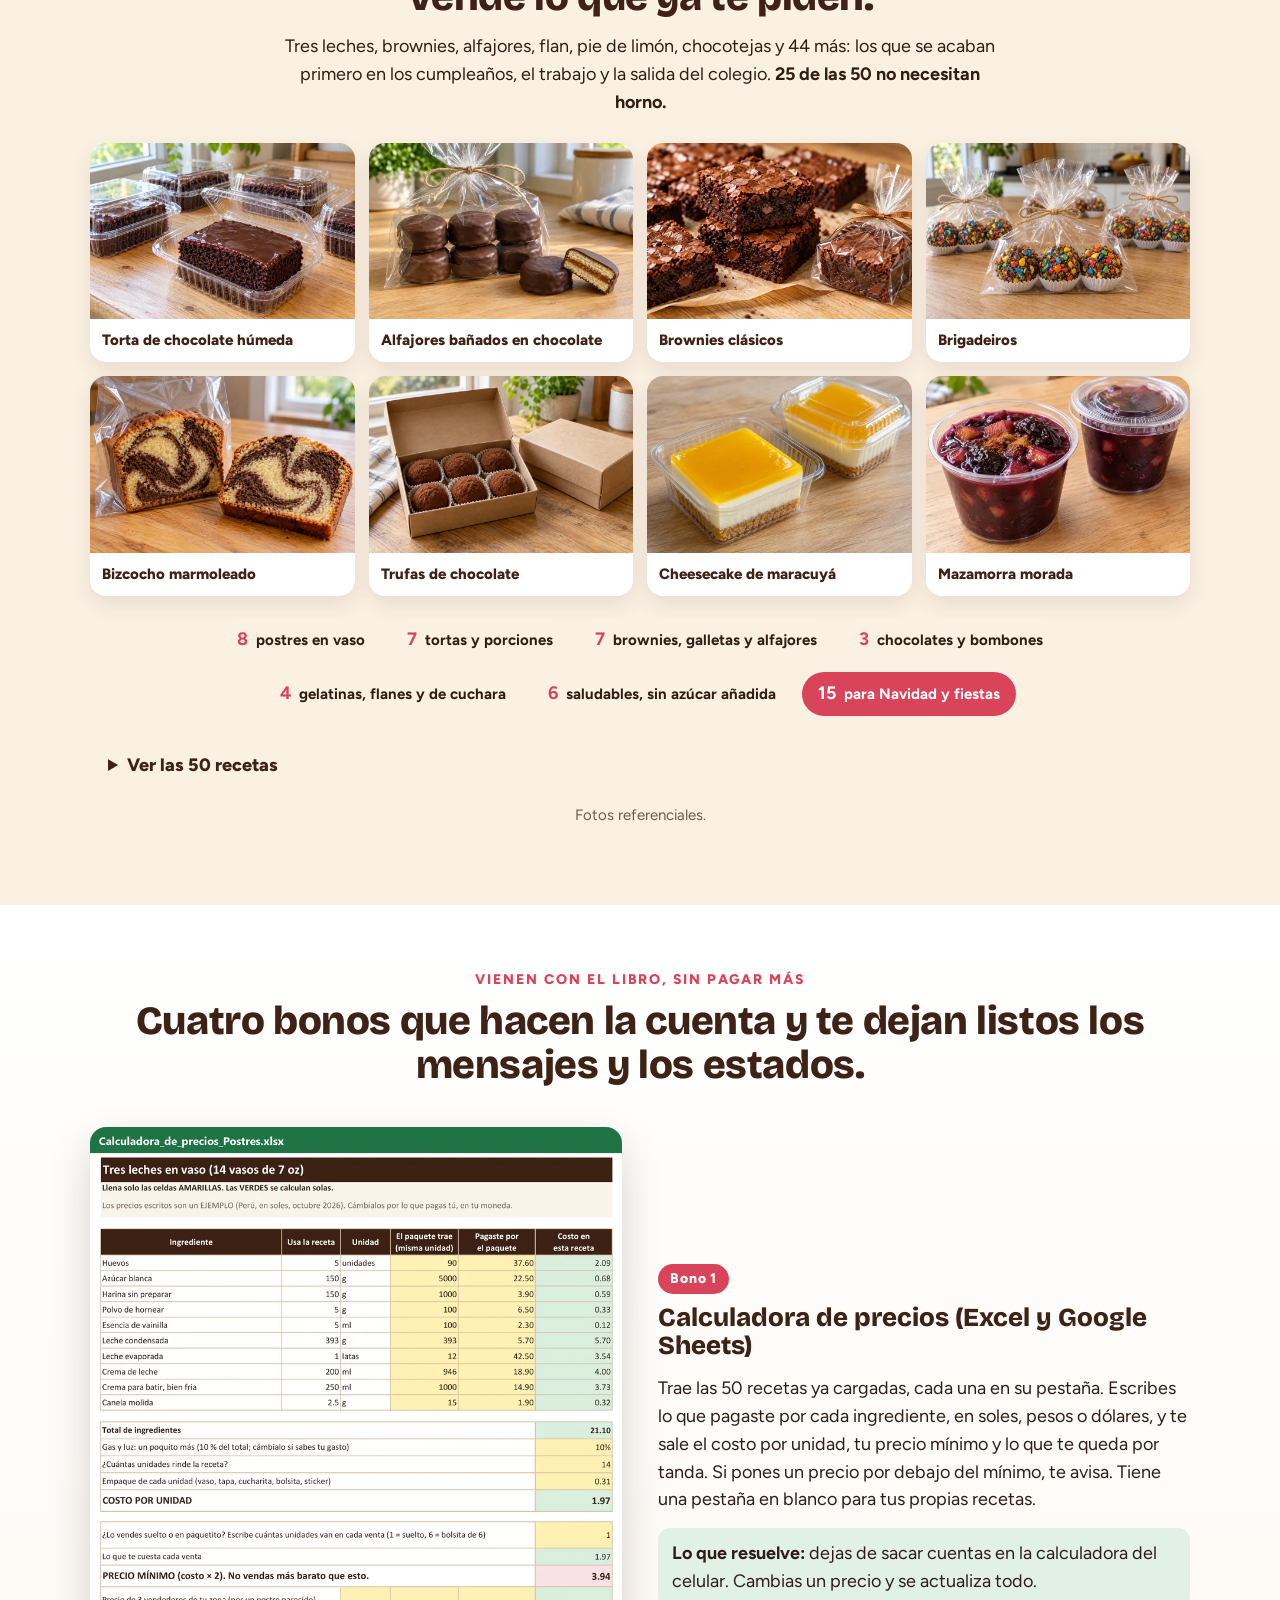
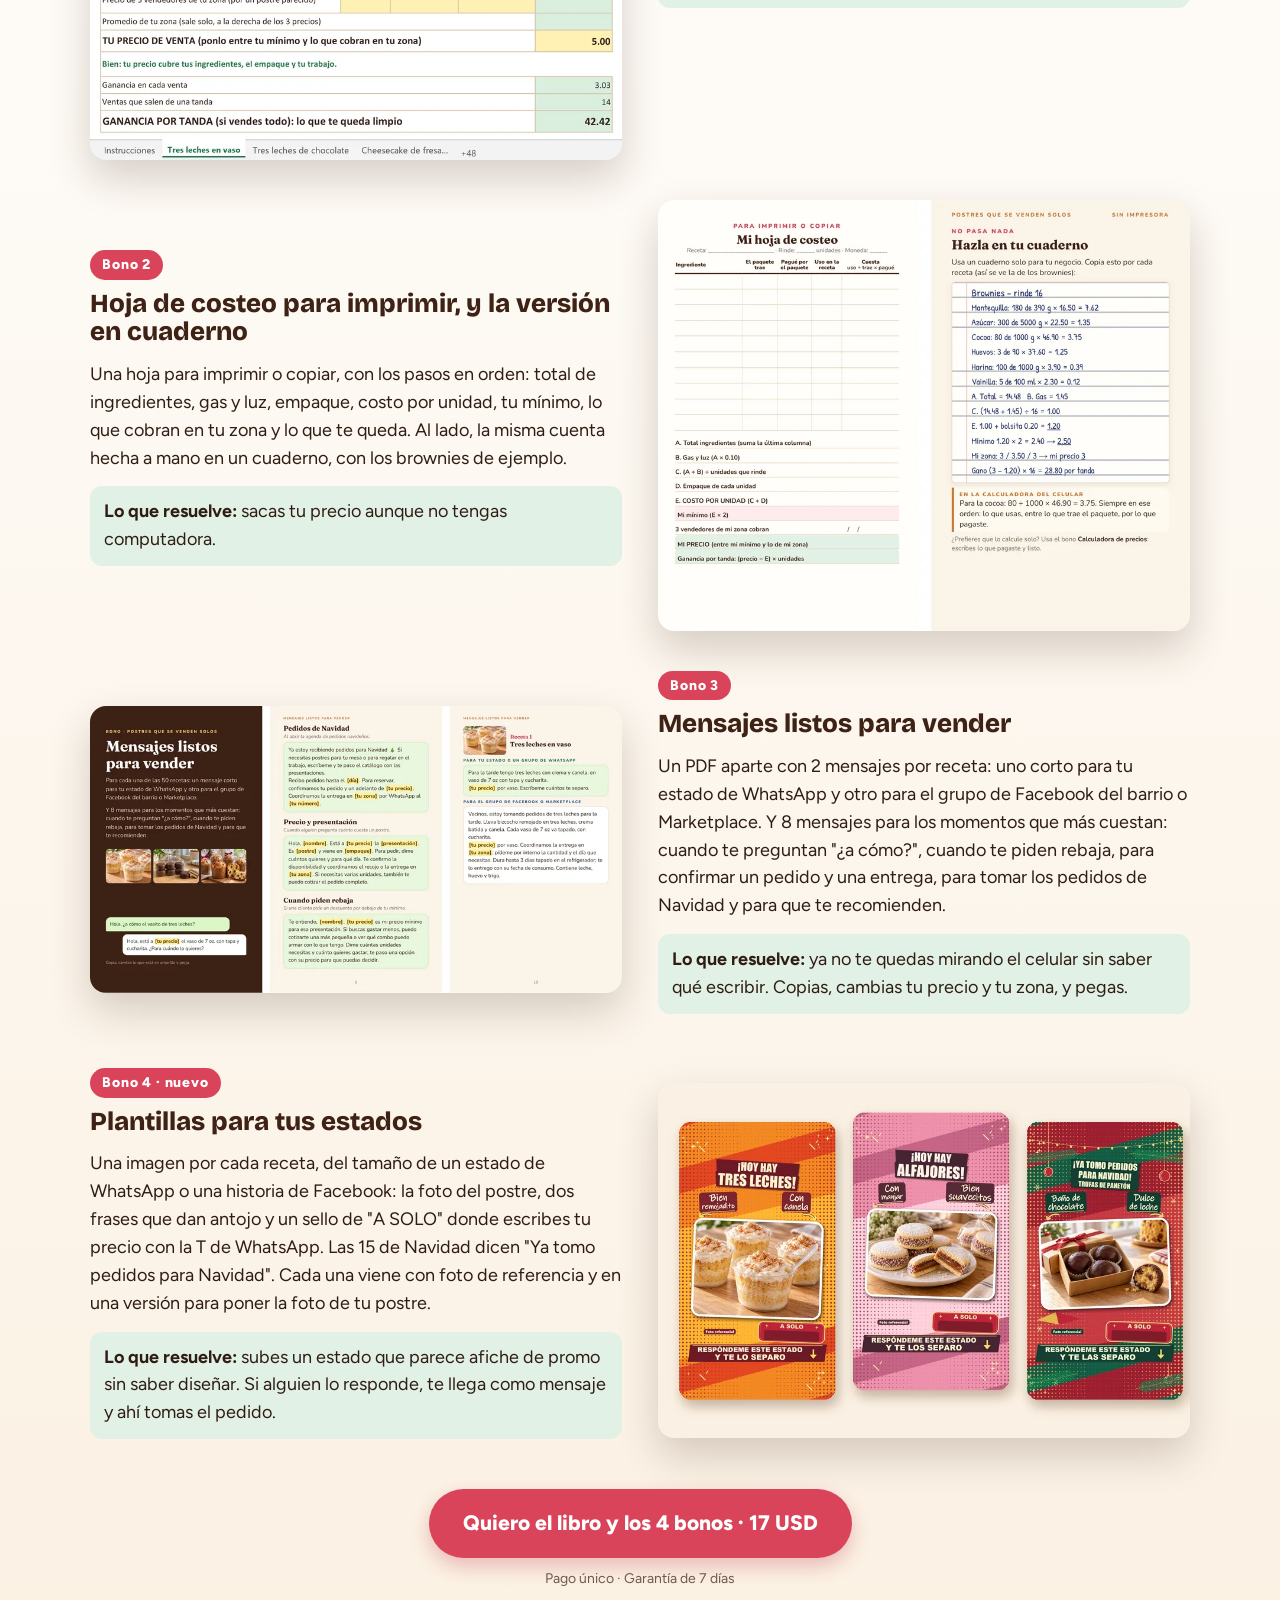
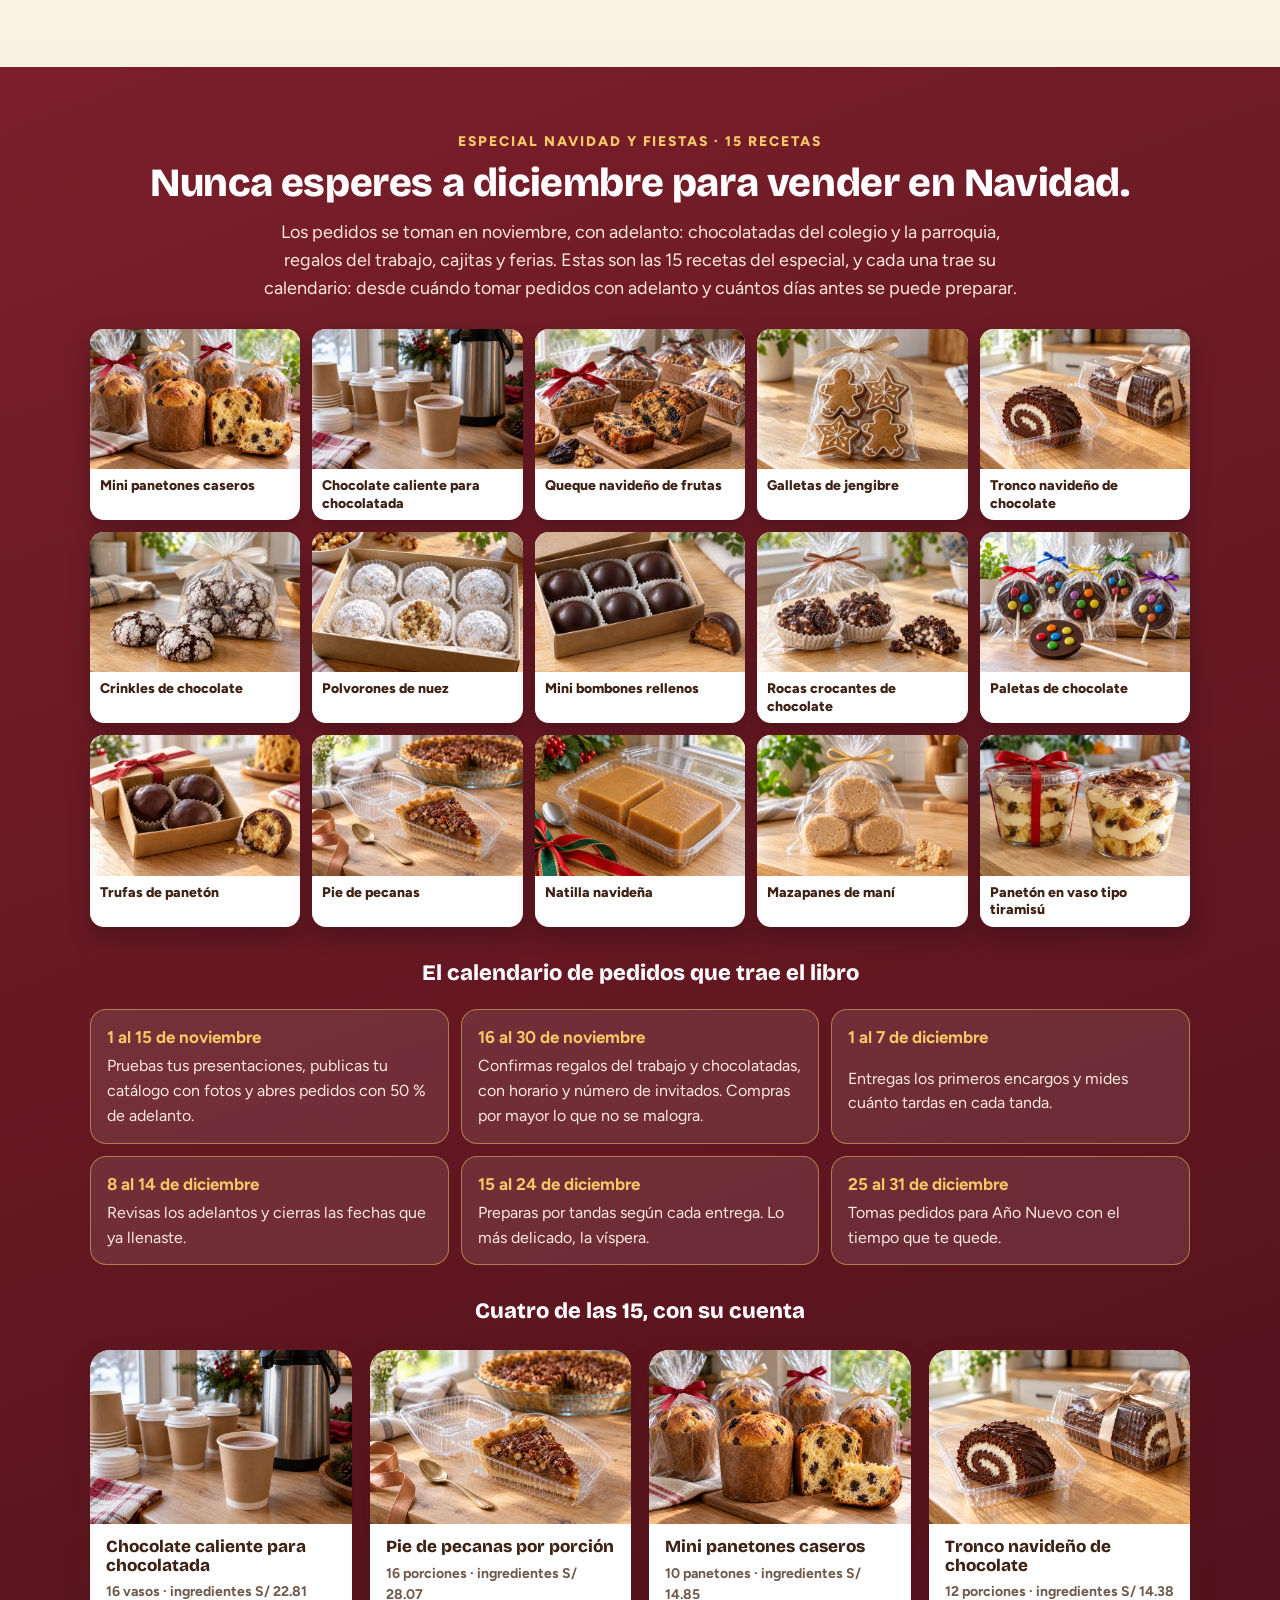
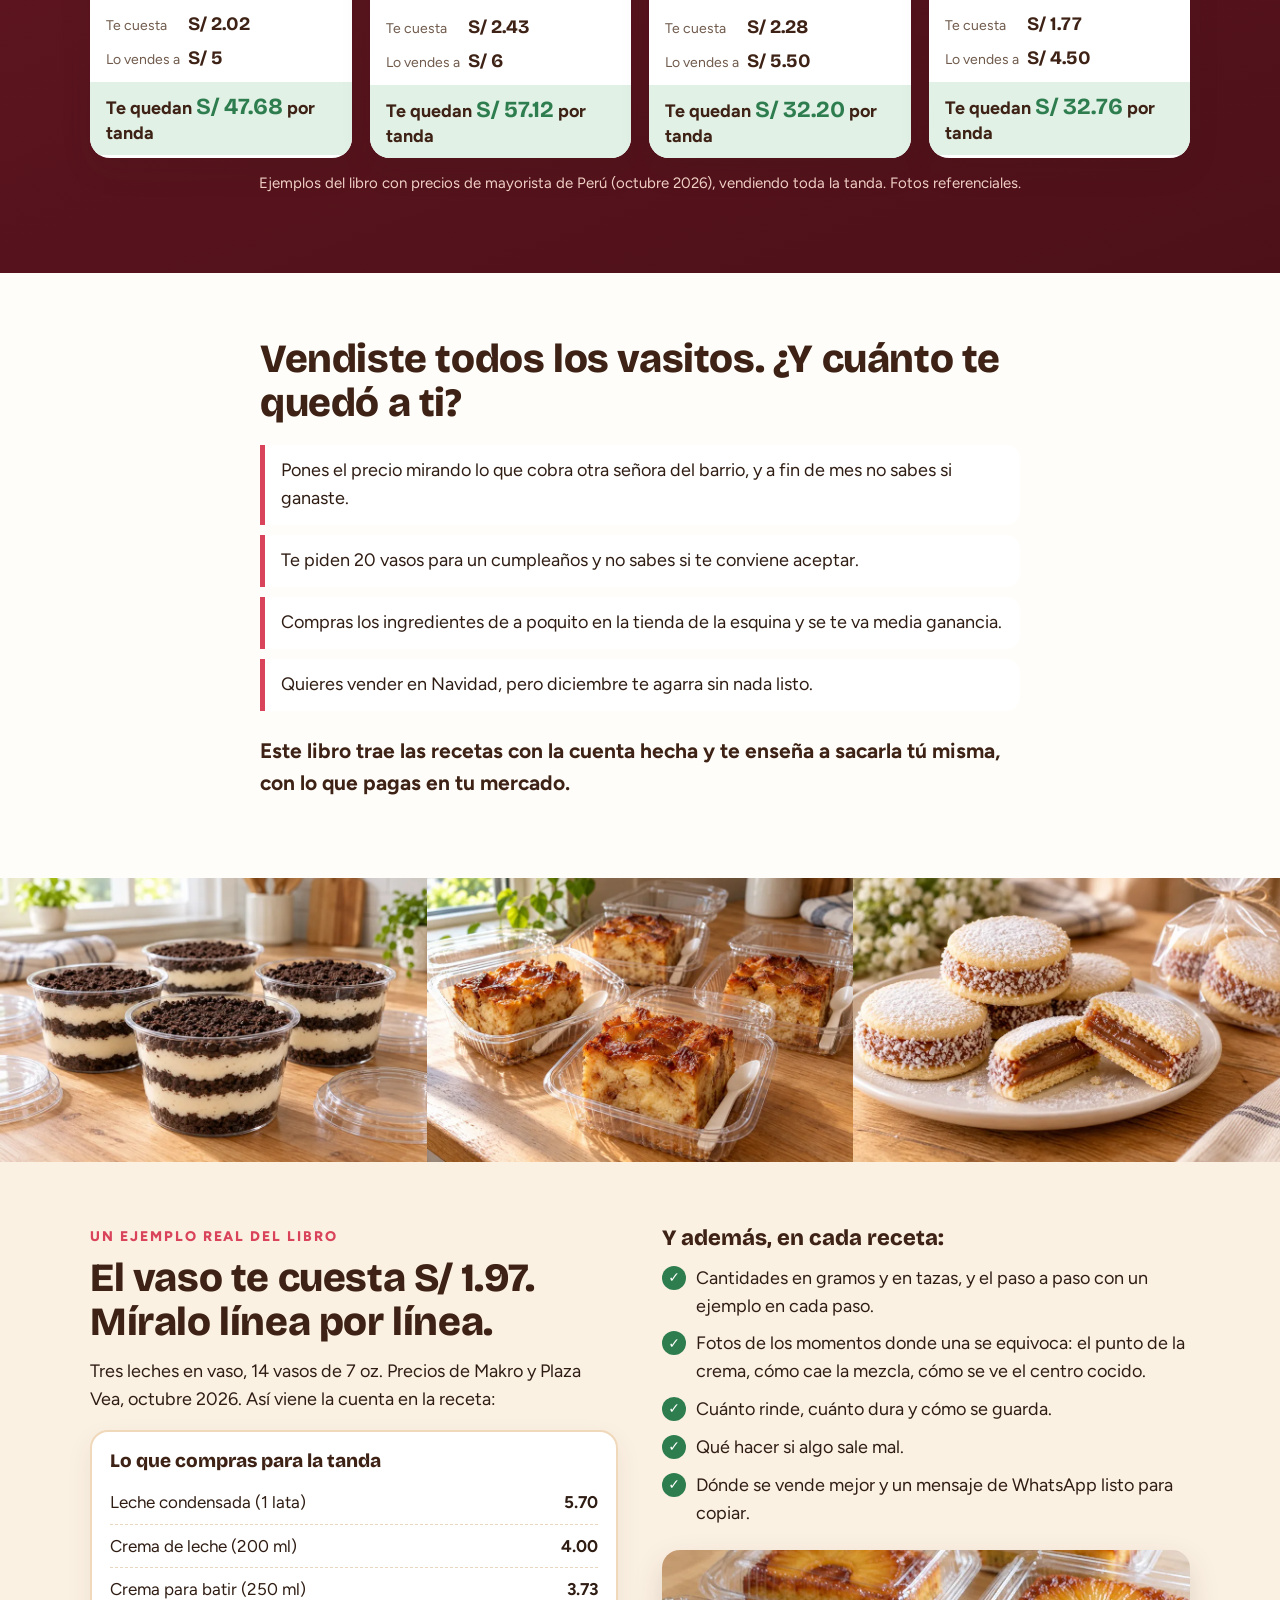
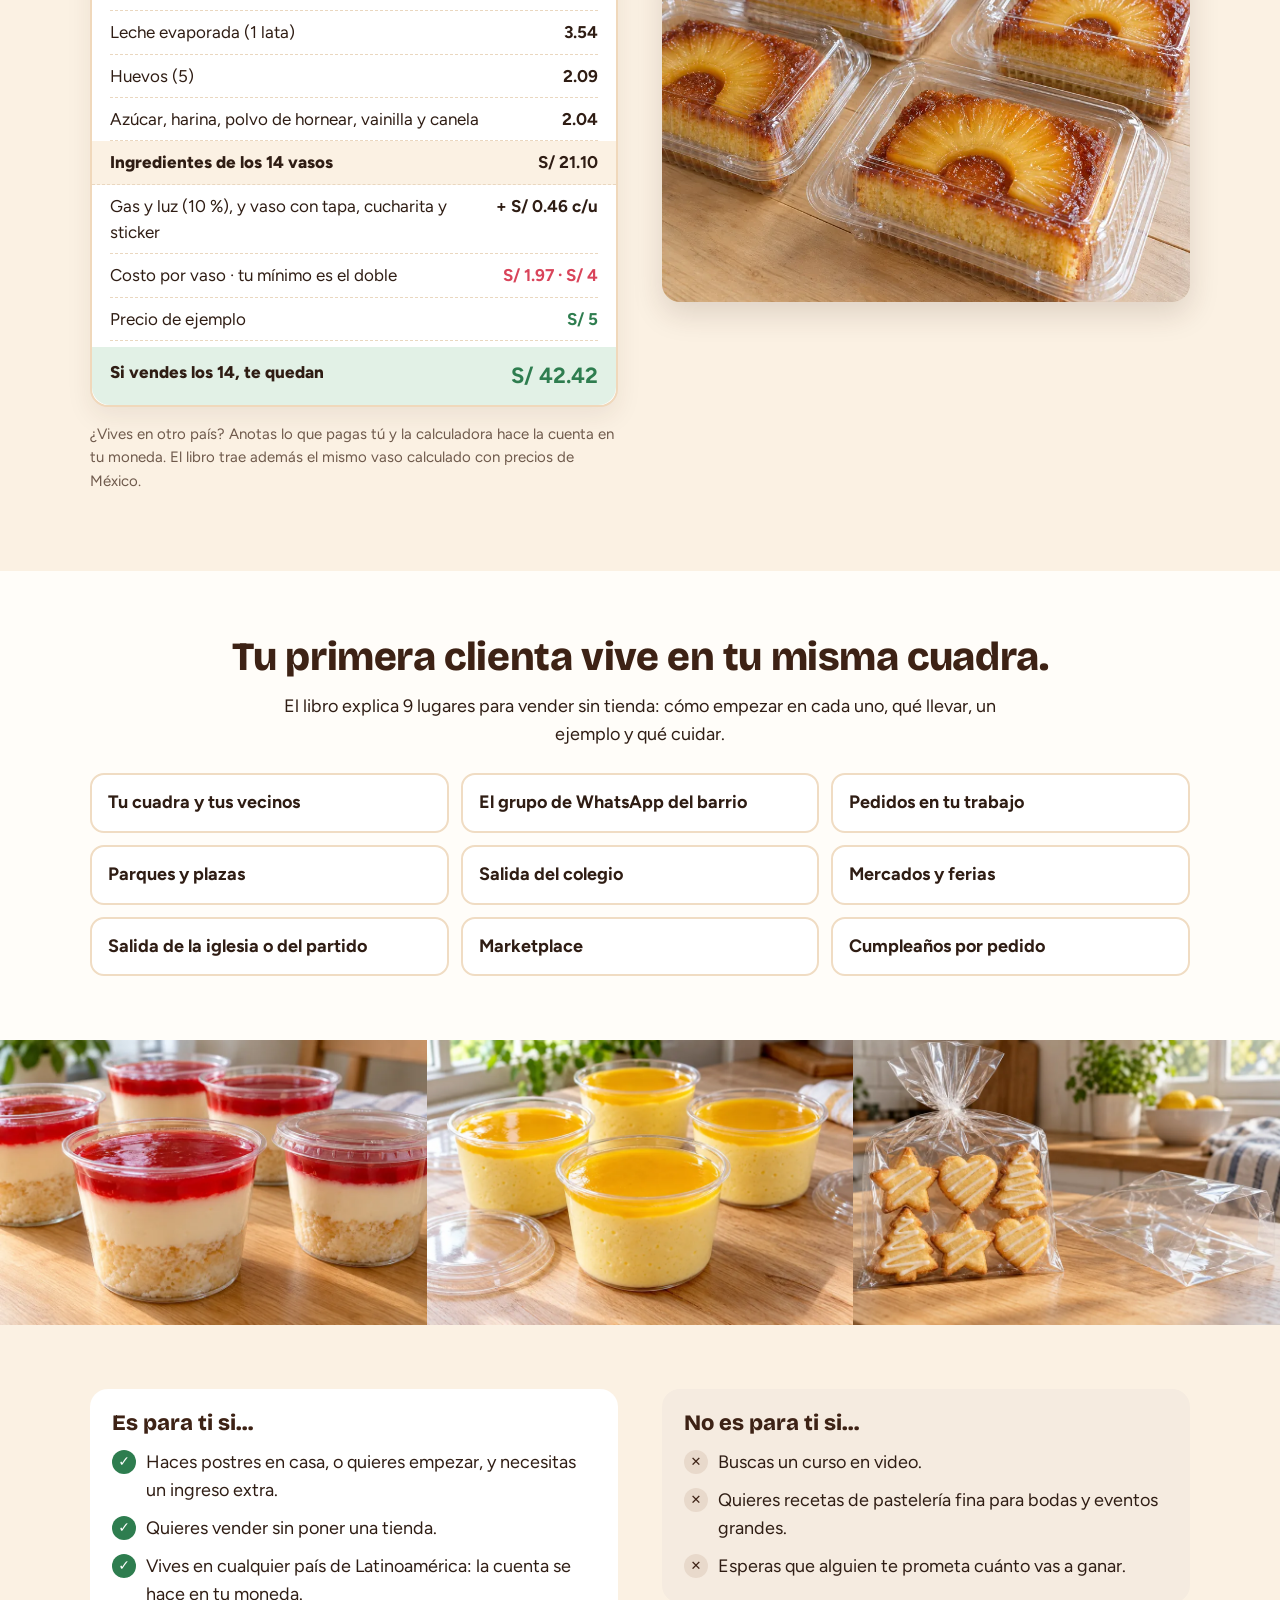
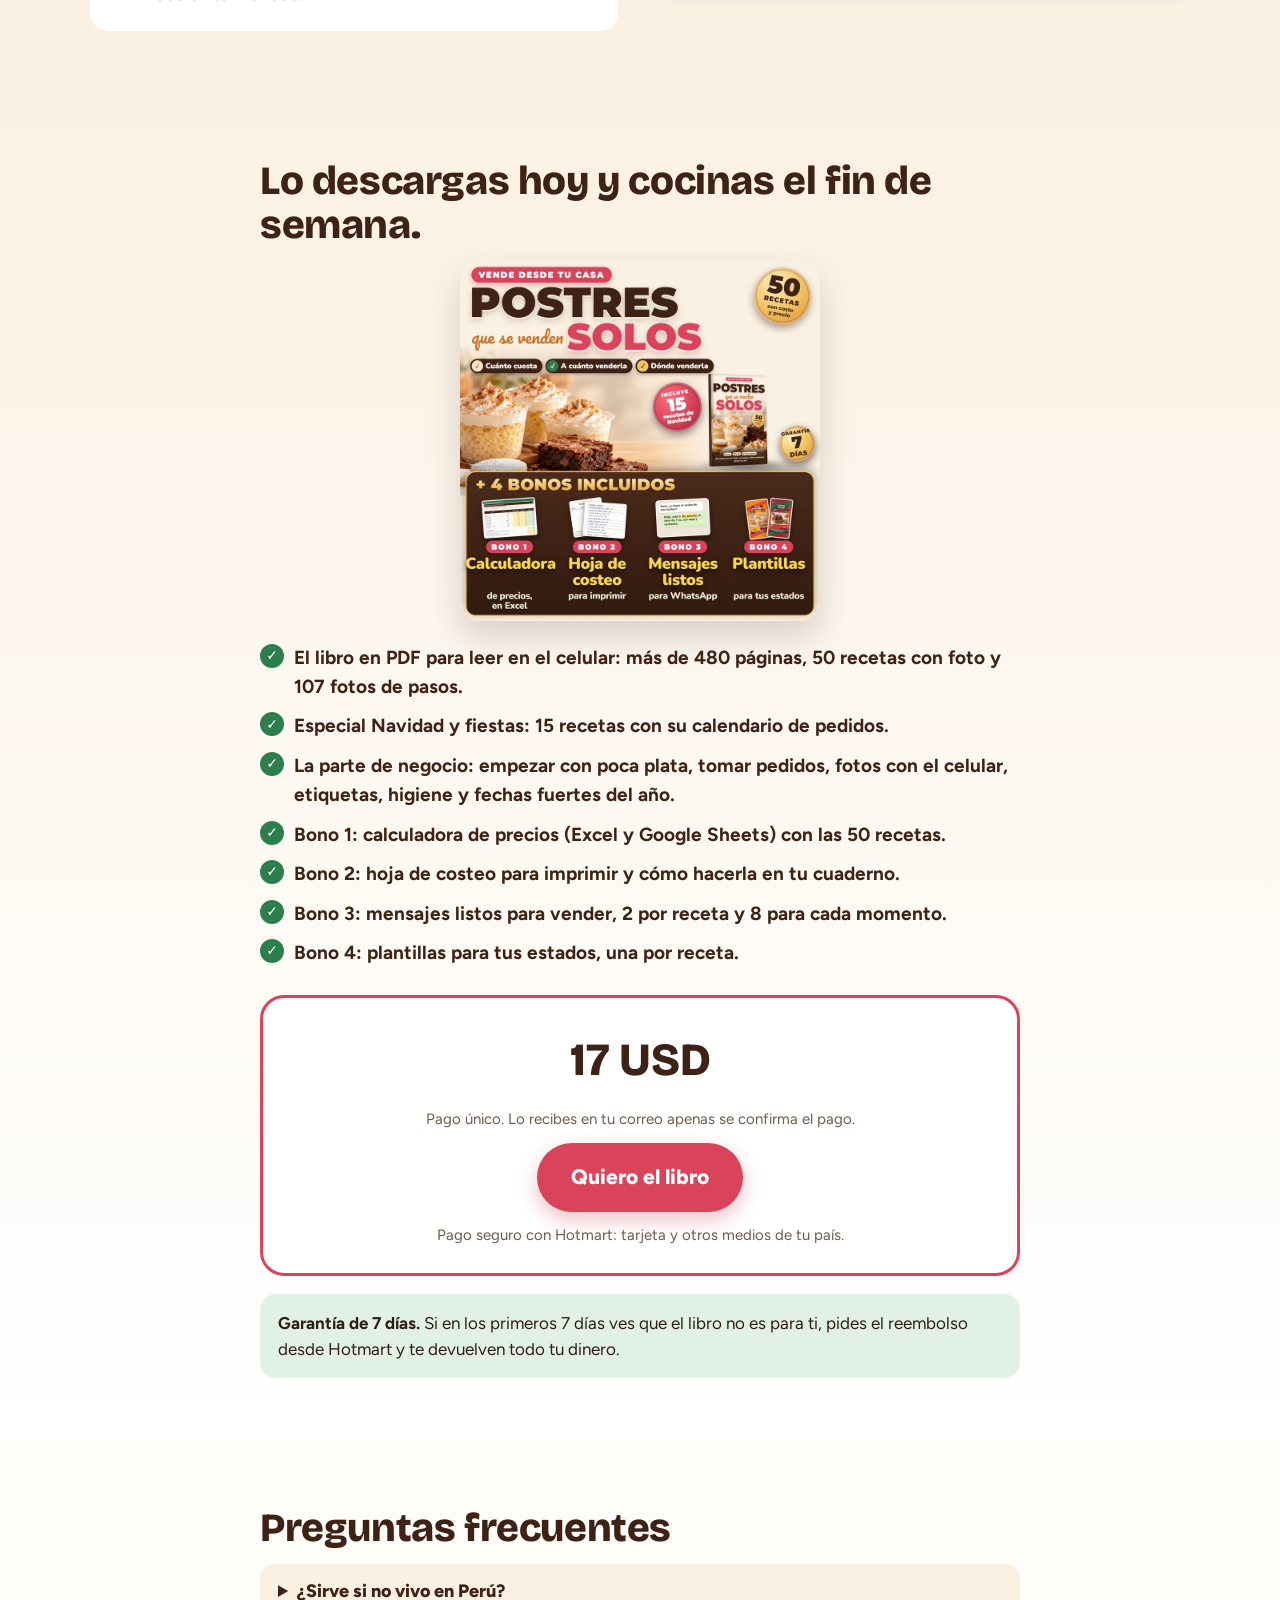
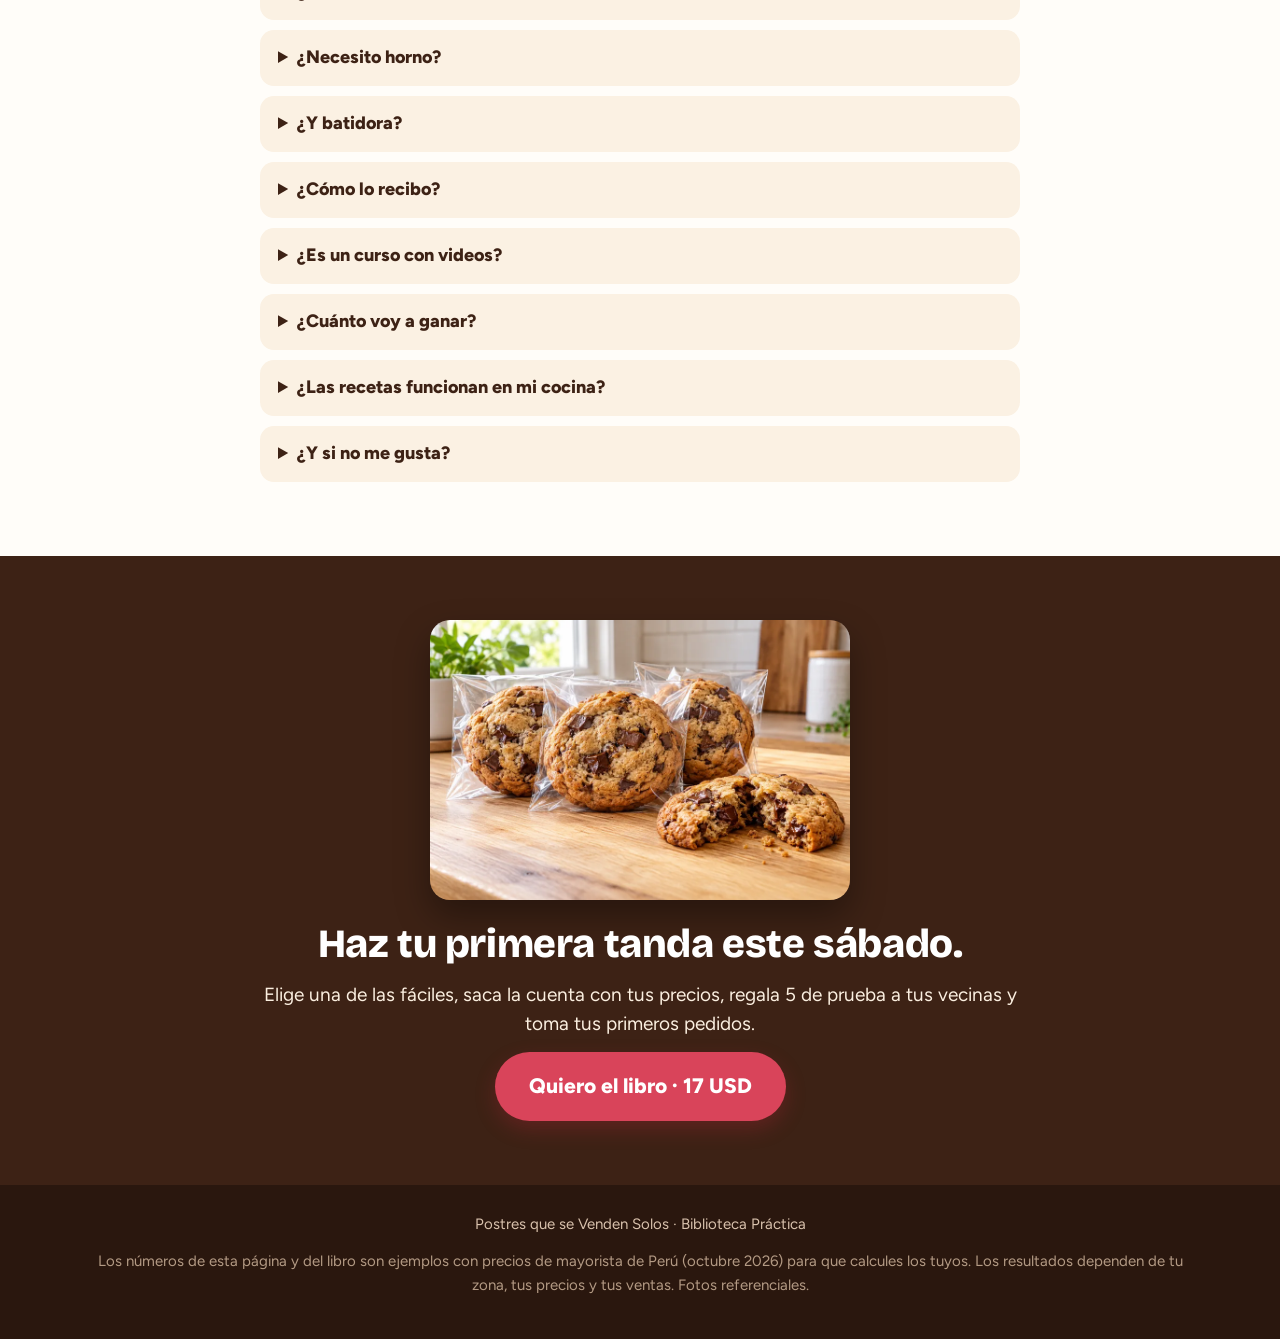
<file: postres/index.html>
<!doctype html>
<!--
  PUBLICADA (18/10/2026) en https://biblioteca-practica.github.io/postres/ con el OK del editor.
  Antes de publicar: 1) PRECIO (lo decide el editor), 2) LINK_COMPRA (enlace de pago de Hotmart), 3) VENTA_PAUSADA = false,
  4) og:image / og:url con la URL pública, 5) píxel de Meta si se usa.
-->
<html lang="es">
<head>
  <meta charset="utf-8">
  <meta name="viewport" content="width=device-width, initial-scale=1">
  <meta name="theme-color" content="#3d2215">
  <title>Postres que se Venden Solos | 50 recetas con su costo, su precio y dónde venderlas</title>
  <meta name="description" content="50 recetas para vender desde tu casa. Cada una trae el costo por unidad, tu precio mínimo, cuánto te queda por tanda y dónde venderla. Incluye 15 recetas para Navidad y una calculadora en tu moneda.">
  <meta property="og:type" content="website">
  <meta property="og:locale" content="es_LA">
  <meta property="og:title" content="Postres que se Venden Solos">
  <meta property="og:description" content="50 postres para vender desde tu casa: cada receta paso a paso con su costo y su precio, más calculadora, mensajes listos y plantillas para tus estados.">
  <meta property="og:image" content="https://biblioteca-practica.github.io/postres/assets/producto-redes.jpg">
  <meta property="og:url" content="https://biblioteca-practica.github.io/postres/">
  <link rel="canonical" href="https://biblioteca-practica.github.io/postres/">
  <meta name="twitter:card" content="summary_large_image">
  <link rel="preconnect" href="https://fonts.googleapis.com">
  <link rel="preconnect" href="https://fonts.gstatic.com" crossorigin>
  <link href="https://fonts.googleapis.com/css2?family=Bricolage+Grotesque:opsz,wght@12..96,600;12..96,800&family=Figtree:wght@400;500;700;800&family=Pacifico&display=swap" rel="stylesheet">
  <link rel="preload" as="image" href="assets/portada.webp">
  <link rel="stylesheet" href="estilos.css">
  <!-- META PIXEL: pegar aquí el código del píxel de Meta -->
</head>
<body>
<script>
  const PRECIO = "17 USD";                        // lo decide el editor
  const LINK_COMPRA = "https://pay.hotmart.com/Y108085505D";
  const VENTA_PAUSADA = false;                     // true para pausar la venta
  document.addEventListener("DOMContentLoaded", () => {
    document.querySelectorAll(".precio").forEach(e => e.textContent = PRECIO);
    document.querySelectorAll(".btn-comprar").forEach(b => {
      if (VENTA_PAUSADA) { b.textContent = "Disponible muy pronto"; b.removeAttribute("href"); b.setAttribute("aria-disabled", "true"); b.classList.add("pausado"); }
      else if (LINK_COMPRA !== "PEGAR_AQUI_LINK_DE_HOTMART" && LINK_COMPRA.trim()) { b.href = LINK_COMPRA; }
    });
  });
</script>

<div class="cinta">Pago único · Lo recibes al instante en tu correo · Garantía de 7 días</div>

<header class="cabecera"><div class="contenedor">
  <a class="marca" href="#inicio">Postres <span>que se venden solos</span></a>
  <a class="btn btn-chico btn-comprar" href="#comprar">Comprar</a>
</div></header>

<main id="inicio">
  <section class="hero"><div class="contenedor hero-grid">
    <div class="hero-intro">
      <p class="hero-pildora">Recetario + kit para vender esta Navidad</p>
      <h1>50 postres <span class="resalta">para vender</span> desde tu casa</h1>
      <p class="continua">Cada receta viene paso a paso, con fotos, lo que te cuesta y a cuánto venderla. Y además te llevas 4 bonos que te hacen la parte difícil.</p>
    </div>
    <div class="kit-hero" aria-label="Libro y plantillas para estados">
      <div class="kit-base" aria-hidden="true"></div>
      <div class="kit-stage"><div class="kit-book">
        <div class="kit-spine" aria-hidden="true"></div>
        <div class="kit-pages" aria-hidden="true"></div>
        <img class="kit-front" src="assets/portada.webp" alt="Portada de Postres que se Venden Solos" width="467" height="700" loading="eager" fetchpriority="high">
      </div></div>
      <div class="kit-phone">
        <div class="phone-screen">
          <img class="estado estado-1" src="assets/estados/01-tres-leches-vaso.webp" alt="Plantilla de estado de tres leches en vaso" width="360" height="640" loading="eager">
          <img class="estado estado-2" src="assets/estados/24-brigadeiros.webp" alt="Plantilla de estado de brigadeiros" width="360" height="640" loading="eager">
          <img class="estado estado-3" src="assets/estados/46-trufas-paneton.webp" alt="Plantilla de estado de trufas de panetón" width="360" height="640" loading="eager">
          <img class="estado estado-4" src="assets/estados/03-cheesecake-fresa-vaso.webp" alt="Plantilla de estado de cheesecake de fresa" width="360" height="640" loading="eager">
          <div class="estado-progreso" aria-hidden="true"><i></i><i></i><i></i><i></i></div>
        </div>
      </div>
      <a class="sello" href="#navidad"><span class="sello-1">Incluye</span><span class="sello-2">15 recetas</span><span class="sello-3">para vender esta Navidad</span></a>
      <div class="kit-chat">Hola, está a <span class="ph">[tu precio]</span> el vaso, con tapa y cucharita.</div>
      <div class="kit-ganancia">Cada receta trae su cuenta<span class="kg-fila"><svg class="kg-ico" viewBox="0 0 32 32" aria-hidden="true"><circle cx="16" cy="16" r="14" fill="#f5c766" stroke="#c8742a" stroke-width="2.5"/><circle cx="16" cy="16" r="9.5" fill="none" stroke="#c8742a" stroke-width="1.5" opacity=".6"/><text x="16" y="21.5" text-anchor="middle" font-family="Arial, sans-serif" font-weight="900" font-size="15" fill="#8a4a16">$</text></svg> Costo</span><span class="kg-fila"><svg class="kg-ico" viewBox="0 0 32 32" aria-hidden="true"><rect x="1" y="1" width="30" height="30" rx="9" fill="#2e7d4f"/><polyline points="7,22 13,16 17,19 25,10" fill="none" stroke="#fff" stroke-width="3" stroke-linecap="round" stroke-linejoin="round"/><polyline points="19,10 25,10 25,16" fill="none" stroke="#fff" stroke-width="3" stroke-linecap="round" stroke-linejoin="round"/></svg> Ganancia</span></div>
    </div>
    <div class="hero-resumen">
      <h2>Los 4 bonos que te llevas</h2>
      <ul class="kit-tarjetas">
        <li><span class="kit-img" aria-hidden="true"><img src="assets/bono-calculadora.webp" alt="" width="84" height="84" loading="lazy"><i class="kit-check">✓</i></span><div><em class="bono-tag">Bono 1</em><b>Calculadora de precios</b><span>pones lo que pagaste y te dice a cuánto vender</span></div></li>
        <li><span class="kit-img" aria-hidden="true"><img src="assets/bono-hoja-costeo.webp" alt="" width="84" height="84" loading="lazy"><i class="kit-check">✓</i></span><div><em class="bono-tag">Bono 2</em><b>Hoja de costeo</b><span>la misma cuenta, para hacerla en tu cuaderno</span></div></li>
        <li><span class="kit-img" aria-hidden="true"><img src="assets/bono-mensajes.webp" alt="" width="84" height="84" loading="lazy"><i class="kit-check">✓</i></span><div><em class="bono-tag">Bono 3</em><b>Mensajes listos</b><span>para tu estado, Marketplace y el "¿a cómo?"</span></div></li>
        <li><span class="kit-img" aria-hidden="true"><img src="assets/bono-plantillas.webp" alt="" width="84" height="84" loading="lazy"><i class="kit-check">✓</i></span><div><em class="bono-tag">Bono 4</em><b>Plantillas para tus estados</b><span>una por receta, solo escribes tu precio</span></div></li>
      </ul>
    </div>
    <div class="hero-accion">
      <a class="btn btn-comprar" href="#comprar">Quiero el libro · <span class="precio"></span></a>
      <p class="nota">Pago único · Lo recibes al instante en tu correo · Garantía de 7 días</p>
    </div>
      <div class="ejemplo-hero">
        <p class="ejemplo-tit">Así viene cada receta · ejemplo: tres leches en vaso</p>
        <div class="numeros">
          <div><span>Te cuesta cada vaso</span><b>S/ 1.97</b></div>
          <div><span>Lo vendes a</span><b>S/ 5</b></div>
          <div class="verde"><span>Te quedan por tanda</span><b>S/ 42.42</b></div>
        </div>
        <p class="nota">Precios de mayorista de Perú (octubre 2026), si vendes los 14 vasos. Tus números dependen de tu zona.</p>
      </div>
  </div></section>

  <section class="seccion chocolate" id="libro"><div class="contenedor">
    <p class="antetitulo centro-txt claro">Lo que trae el libro</p>
    <h2 class="centro-txt">Más de 480 páginas, con foto de cada receta y de cada paso difícil.</h2>
    <div class="valor">
      <div><b>481</b><span>páginas para leer en el celular</span></div>
      <div><b>50</b><span>recetas, cada una con su cuenta</span></div>
      <div><b>157</b><span>fotos: la de cada postre y 107 de pasos</span></div>
      <div><b>15</b><span>recetas de Navidad con calendario</span></div>
      <div><b>9</b><span>lugares para vender sin tienda</span></div>
      <div><b>8</b><span>capítulos de negocio: pedidos, fotos, etiqueta, higiene</span></div>
    </div>
    <p class="centro">Cuatro páginas reales del libro, tal como las ves en el celular:</p>
    <div class="paginas">
      <figure><img src="assets/pagina-receta.webp" alt="Página de apertura de la receta de tres leches en vaso" loading="lazy" width="615" height="1024"><figcaption>La ficha de cada receta</figcaption></figure>
      <figure><img src="assets/pagina-pasos.webp" alt="Página de pasos del bizcocho marmoleado, con una foto en cada paso difícil" loading="lazy" width="615" height="1024"><figcaption>Pasos con fotos</figcaption></figure>
      <figure><img src="assets/pagina-costo.webp" alt="Página con la tabla de costo y el precio mínimo" loading="lazy" width="615" height="1024"><figcaption>La cuenta, ingrediente por ingrediente</figcaption></figure>
      <figure><img src="assets/pagina-donde-vender.webp" alt="Página con lugares para vender en el barrio" loading="lazy" width="615" height="1024"><figcaption>Dónde vender en tu barrio</figcaption></figure>
    </div>
  </div></section>
  <section class="seccion"><div class="contenedor">
    <p class="antetitulo centro-txt">Seis de las 50, con su cuenta</p>
    <h2 class="centro-txt">El brownie te deja S/ 39. El cheesecake, S/ 77. ¿Cuál harías primero?</h2>
    <div class="platos">
      <article class="plato">
        <img src="assets/fotos/cheesecake-fresa-vaso.webp" alt="Cheesecake de fresa en vasito" loading="lazy" width="900" height="600">
        <div class="plato-txt"><h3>Cheesecake de fresa en vasito</h3>
          <p class="rinde">20 vasitos · ingredientes S/ 42.34</p>
          <div class="mini"><span>Te cuesta</span><b>S/ 2.64</b><span>Lo vendes a</span><b>S/ 6.50</b></div>
          <p class="queda">Te quedan <b>S/ 77.20</b> por tanda</p></div>
      </article>
      <article class="plato">
        <img src="assets/fotos/tres-leches-chocolate.webp" alt="Tres leches de chocolate en vaso" loading="lazy" width="900" height="600">
        <div class="plato-txt"><h3>Tres leches de chocolate</h3>
          <p class="rinde">14 vasos · ingredientes S/ 23.12</p>
          <div class="mini"><span>Te cuesta</span><b>S/ 2.13</b><span>Lo vendes a</span><b>S/ 5.50</b></div>
          <p class="queda">Te quedan <b>S/ 47.18</b> por tanda</p></div>
      </article>
      <article class="plato">
        <img src="assets/fotos/chocotejas.webp" alt="Chocotejas envueltas en papel dorado" loading="lazy" width="900" height="600">
        <div class="plato-txt"><h3>Chocotejas de pecana y de maní</h3>
          <p class="rinde">18 chocotejas · ingredientes S/ 21.49</p>
          <div class="mini"><span>Te cuesta</span><b>S/ 1.61</b><span>La vendes a</span><b>S/ 4</b></div>
          <p class="queda">Te quedan <b>S/ 43.02</b> por tanda</p></div>
      </article>
      <article class="plato">
        <img src="assets/fotos/gelatina-mosaico.webp" alt="Gelatina mosaico en vasos" loading="lazy" width="900" height="600">
        <div class="plato-txt"><h3>Gelatina mosaico en vaso</h3>
          <p class="rinde">20 vasos · ingredientes S/ 20.54</p>
          <div class="mini"><span>Te cuesta</span><b>S/ 1.44</b><span>La vendes a</span><b>S/ 3.50</b></div>
          <p class="queda">Te quedan <b>S/ 41.20</b> por tanda</p></div>
      </article>
      <article class="plato">
        <img src="assets/fotos/brownie-dulce-de-leche.webp" alt="Brownies con dulce de leche en bolsitas" loading="lazy" width="900" height="600">
        <div class="plato-txt"><h3>Brownie con dulce de leche</h3>
          <p class="rinde">16 brownies · ingredientes S/ 19.02</p>
          <div class="mini"><span>Te cuesta</span><b>S/ 1.51</b><span>Lo vendes a</span><b>S/ 4</b></div>
          <p class="queda">Te quedan <b>S/ 39.84</b> por tanda</p></div>
      </article>
      <article class="plato">
        <img src="assets/fotos/cupcakes-vainilla.webp" alt="Cupcakes de vainilla con crema" loading="lazy" width="900" height="600">
        <div class="plato-txt"><h3>Cupcakes de vainilla con crema</h3>
          <p class="rinde">12 cupcakes · ingredientes S/ 12.22</p>
          <div class="mini"><span>Te cuesta</span><b>S/ 1.55</b><span>Lo vendes a</span><b>S/ 4</b></div>
          <p class="queda">Te quedan <b>S/ 29.40</b> por tanda</p></div>
      </article>
    </div>
    <p class="chico centro-txt">"Te cuesta" incluye gas, luz y empaque. Precios de mayorista de Perú (octubre 2026); el precio de venta es un ejemplo y lo que te queda supone que vendes toda la tanda. Fotos referenciales.</p>
  </div></section>

  <section class="seccion crema"><div class="contenedor">
    <h2 class="centro-txt">Vende lo que ya te piden.</h2>
    <p class="centro">Tres leches, brownies, alfajores, flan, pie de limón, chocotejas y 44 más: los que se acaban primero en los cumpleaños, el trabajo y la salida del colegio. <b class="dato-horno">25 de las 50 no necesitan horno.</b></p>
    <div class="galeria">
      <figure><img src="assets/fotos/torta-chocolate-porcion.webp" alt="Porciones de torta de chocolate húmeda" loading="lazy" width="900" height="600"><figcaption>Torta de chocolate húmeda</figcaption></figure>
      <figure><img src="assets/fotos/alfajores-chocolate.webp" alt="Alfajores bañados en chocolate" loading="lazy" width="900" height="600"><figcaption>Alfajores bañados en chocolate</figcaption></figure>
      <figure><img src="assets/fotos/brownies-clasicos.webp" alt="Brownies clásicos" loading="lazy" width="900" height="600"><figcaption>Brownies clásicos</figcaption></figure>
      <figure><img src="assets/fotos/brigadeiros.webp" alt="Brigadeiros con grageas" loading="lazy" width="900" height="600"><figcaption>Brigadeiros</figcaption></figure>
      <figure><img src="assets/fotos/bizcocho-marmoleado.webp" alt="Tajadas de bizcocho marmoleado" loading="lazy" width="900" height="600"><figcaption>Bizcocho marmoleado</figcaption></figure>
      <figure><img src="assets/fotos/trufas-chocolate.webp" alt="Trufas de chocolate en cajita" loading="lazy" width="900" height="600"><figcaption>Trufas de chocolate</figcaption></figure>
      <figure><img src="assets/fotos/cheesecake-maracuya-porcion.webp" alt="Porciones de cheesecake de maracuyá" loading="lazy" width="900" height="600"><figcaption>Cheesecake de maracuyá</figcaption></figure>
      <figure><img src="assets/fotos/mazamorra-morada.webp" alt="Mazamorra morada en vasos" loading="lazy" width="900" height="600"><figcaption>Mazamorra morada</figcaption></figure>
    </div>
    <div class="categorias">
      <div><b>8</b> postres en vaso</div>
      <div><b>7</b> tortas y porciones</div>
      <div><b>7</b> brownies, galletas y alfajores</div>
      <div><b>3</b> chocolates y bombones</div>
      <div><b>4</b> gelatinas, flanes y de cuchara</div>
      <div><b>6</b> saludables, sin azúcar añadida</div>
      <div class="rojo"><b>15</b> para Navidad y fiestas</div>
    </div>
    <details class="lista-50"><summary>Ver las 50 recetas</summary>
      <div class="lista-cols">
        <div><h4>Postres en vaso</h4><ol start="1"><li>Tres leches en vaso</li><li>Tres leches de chocolate en vaso</li><li>Cheesecake de fresa en vaso</li><li>Galleta y chocolate en vaso</li><li>Mousse de maracuyá en vaso</li><li>Torta helada en vaso</li><li>Suspiro a la limeña en vaso</li><li>Pie de limón en vaso (sin horno y sin huevo)</li></ol>
        <h4>Tortas y porciones</h4><ol start="9"><li>Torta de chocolate húmeda</li><li>Pie de limón</li><li>Cheesecake de maracuyá</li><li>Bizcocho marmoleado por tajada</li><li>Volteado de piña por porción</li><li>Pan de plátano por tajada</li><li>Budín de pan con caramelo</li></ol>
        <h4>Brownies, galletas y alfajores</h4><ol start="16"><li>Brownies clásicos</li><li>Brownie con dulce de leche</li><li>Galletas gigantes con chispas</li><li>Galletas de mantequilla decoradas</li><li>Alfajores de maicena</li><li>Alfajores bañados en chocolate</li><li>Cupcakes de vainilla con crema</li></ol></div>
        <div><h4>Chocolates y bombones</h4><ol start="23"><li>Trufas de chocolate</li><li>Brigadeiros</li><li>Chocotejas de pecana y de maní</li></ol>
        <h4>Gelatinas, flanes y postres de cuchara</h4><ol start="26"><li>Gelatina mosaico en vaso</li><li>Flan casero de vainilla</li><li>Arroz con leche</li><li>Mazamorra morada</li></ol>
        <h4>Saludables y sin azúcar añadida</h4><ol start="30"><li>Brownie de avena y plátano (sin azúcar añadida)</li><li>Cheesecake de yogur griego con stevia</li><li>Barritas de avena y dátiles, sin horno</li><li>Gelatina sin azúcar con frutas</li><li>Paletas heladas de yogur y fruta</li><li>Trufas de dátiles y cacao, sin cobertura</li></ol></div>
        <div><h4>Especial Navidad y fiestas</h4><ol start="36"><li>Mini panetones caseros con pasas</li><li>Chocolate caliente para chocolatadas</li><li>Queque navideño de frutas remojadas</li><li>Galletas de jengibre (muñequitos)</li><li>Tronco navideño de chocolate</li><li>Crinkles de chocolate (galletas craqueladas)</li><li>Polvorones de nuez (bolitas pequeñas)</li><li>Mini bombones rellenos en molde</li><li>Rocas crocantes de chocolate</li><li>Paletas de chocolate para fiestas del colegio</li><li>Trufas de panetón bañadas en chocolate</li><li>Pie de pecanas por porción</li><li>Natilla navideña en cuadritos</li><li>Mazapanes de maní prensados, sin horno</li><li>Panetón en vaso tipo tiramisú, sin licor</li></ol></div>
      </div>
    </details>
    <p class="chico centro">Fotos referenciales.</p>
  </div></section>

  <section class="seccion bonos" id="bonos"><div class="contenedor">
    <p class="antetitulo centro-txt">Vienen con el libro, sin pagar más</p>
    <h2 class="centro-txt">Cuatro bonos que hacen la cuenta y te dejan listos los mensajes y los estados.</h2>
    <div class="bono">
      <img src="assets/bono-calculadora.webp" alt="Hoja de la tres leches en la calculadora de precios: ingredientes, costo por unidad, precio mínimo y ganancia por tanda" loading="lazy" width="900" height="1071">
      <div class="bono-txt">
        <p class="bono-num">Bono 1</p>
        <h3>Calculadora de precios (Excel y Google Sheets)</h3>
        <p>Trae las 50 recetas ya cargadas, cada una en su pestaña. Escribes lo que pagaste por cada ingrediente, en soles, pesos o dólares, y te sale el costo por unidad, tu precio mínimo y lo que te queda por tanda. Si pones un precio por debajo del mínimo, te avisa. Tiene una pestaña en blanco para tus propias recetas.</p>
        <p class="resuelve"><b>Lo que resuelve:</b> dejas de sacar cuentas en la calculadora del celular. Cambias un precio y se actualiza todo.</p>
      </div>
    </div>
    <div class="bono inverso">
      <img src="assets/bono-hoja-costeo.webp" alt="Hoja de costeo para imprimir y la misma cuenta hecha a mano en un cuaderno" loading="lazy" width="900" height="729">
      <div class="bono-txt">
        <p class="bono-num">Bono 2</p>
        <h3>Hoja de costeo para imprimir, y la versión en cuaderno</h3>
        <p>Una hoja para imprimir o copiar, con los pasos en orden: total de ingredientes, gas y luz, empaque, costo por unidad, tu mínimo, lo que cobran en tu zona y lo que te queda. Al lado, la misma cuenta hecha a mano en un cuaderno, con los brownies de ejemplo.</p>
        <p class="resuelve"><b>Lo que resuelve:</b> sacas tu precio aunque no tengas computadora.</p>
      </div>
    </div>
    <div class="bono">
      <img src="assets/bono-mensajes.webp" alt="Páginas del bono Mensajes listos para vender: portada, mensajes para cada momento y los de la tres leches" loading="lazy" width="900" height="485">
      <div class="bono-txt">
        <p class="bono-num">Bono 3</p>
        <h3>Mensajes listos para vender</h3>
        <p>Un PDF aparte con 2 mensajes por receta: uno corto para tu estado de WhatsApp y otro para el grupo de Facebook del barrio o Marketplace. Y 8 mensajes para los momentos que más cuestan: cuando te preguntan "¿a cómo?", cuando te piden rebaja, para confirmar un pedido y una entrega, para tomar los pedidos de Navidad y para que te recomienden.</p>
        <p class="resuelve"><b>Lo que resuelve:</b> ya no te quedas mirando el celular sin saber qué escribir. Copias, cambias tu precio y tu zona, y pegas.</p>
      </div>
    </div>
    <div class="bono inverso">
      <img src="assets/bono-plantillas.webp" alt="Tres plantillas para estados: tres leches, alfajores y trufas de panetón para Navidad, cada una con el sello A SOLO para escribir el precio" loading="lazy" width="900" height="600">
      <div class="bono-txt">
        <p class="bono-num">Bono 4 · nuevo</p>
        <h3>Plantillas para tus estados</h3>
        <p>Una imagen por cada receta, del tamaño de un estado de WhatsApp o una historia de Facebook: la foto del postre, dos frases que dan antojo y un sello de "A SOLO" donde escribes tu precio con la T de WhatsApp. Las 15 de Navidad dicen "Ya tomo pedidos para Navidad". Cada una viene con foto de referencia y en una versión para poner la foto de tu postre.</p>
        <p class="resuelve"><b>Lo que resuelve:</b> subes un estado que parece afiche de promo sin saber diseñar. Si alguien lo responde, te llega como mensaje y ahí tomas el pedido.</p>
      </div>
    </div>
    <div class="cta-medio"><a class="btn btn-grande btn-comprar" href="#comprar">Quiero el libro y los 4 bonos · <span class="precio"></span></a><p class="nota">Pago único · Garantía de 7 días</p></div>
  </div></section>
  <section class="seccion navidad" id="navidad"><div class="contenedor">
    <p class="antetitulo centro-txt">Especial Navidad y fiestas · 15 recetas</p>
    <h2 class="centro-txt">Nunca esperes a diciembre para vender en Navidad.</h2>
    <p class="centro">Los pedidos se toman en noviembre, con adelanto: chocolatadas del colegio y la parroquia, regalos del trabajo, cajitas y ferias. Estas son las 15 recetas del especial, y cada una trae su calendario: desde cuándo tomar pedidos con adelanto y cuántos días antes se puede preparar.</p>
    <div class="nav-grid"><figure><img src="assets/navidad/paneton-casero.webp" alt="Mini panetones caseros" loading="lazy" width="600" height="400"><figcaption>Mini panetones caseros</figcaption></figure><figure><img src="assets/navidad/chocolate-chocolatada.webp" alt="Chocolate caliente para chocolatada" loading="lazy" width="600" height="400"><figcaption>Chocolate caliente para chocolatada</figcaption></figure><figure><img src="assets/navidad/queque-navideno.webp" alt="Queque navideño de frutas" loading="lazy" width="600" height="400"><figcaption>Queque navideño de frutas</figcaption></figure><figure><img src="assets/navidad/galletas-jengibre.webp" alt="Galletas de jengibre" loading="lazy" width="600" height="400"><figcaption>Galletas de jengibre</figcaption></figure><figure><img src="assets/navidad/tronco-navideno.webp" alt="Tronco navideño de chocolate" loading="lazy" width="600" height="400"><figcaption>Tronco navideño de chocolate</figcaption></figure><figure><img src="assets/navidad/crinkles-chocolate.webp" alt="Crinkles de chocolate" loading="lazy" width="600" height="400"><figcaption>Crinkles de chocolate</figcaption></figure><figure><img src="assets/navidad/polvorones-nuez.webp" alt="Polvorones de nuez" loading="lazy" width="600" height="400"><figcaption>Polvorones de nuez</figcaption></figure><figure><img src="assets/navidad/bombones-rellenos.webp" alt="Mini bombones rellenos" loading="lazy" width="600" height="400"><figcaption>Mini bombones rellenos</figcaption></figure><figure><img src="assets/navidad/rocas-chocolate.webp" alt="Rocas crocantes de chocolate" loading="lazy" width="600" height="400"><figcaption>Rocas crocantes de chocolate</figcaption></figure><figure><img src="assets/navidad/paletas-chocolate.webp" alt="Paletas de chocolate" loading="lazy" width="600" height="400"><figcaption>Paletas de chocolate</figcaption></figure><figure><img src="assets/navidad/trufas-paneton.webp" alt="Trufas de panetón" loading="lazy" width="600" height="400"><figcaption>Trufas de panetón</figcaption></figure><figure><img src="assets/navidad/pie-pecanas.webp" alt="Pie de pecanas" loading="lazy" width="600" height="400"><figcaption>Pie de pecanas</figcaption></figure><figure><img src="assets/navidad/natilla-navidena.webp" alt="Natilla navideña" loading="lazy" width="600" height="400"><figcaption>Natilla navideña</figcaption></figure><figure><img src="assets/navidad/mazapanes-mani.webp" alt="Mazapanes de maní" loading="lazy" width="600" height="400"><figcaption>Mazapanes de maní</figcaption></figure><figure><img src="assets/navidad/paneton-vaso.webp" alt="Panetón en vaso tipo tiramisú" loading="lazy" width="600" height="400"><figcaption>Panetón en vaso tipo tiramisú</figcaption></figure></div>
    <h3 class="centro-txt cal-tit">El calendario de pedidos que trae el libro</h3>
    <div class="calendario cal6"><div><b>1 al 15 de noviembre</b><span>Pruebas tus presentaciones, publicas tu catálogo con fotos y abres pedidos con 50 % de adelanto.</span></div><div><b>16 al 30 de noviembre</b><span>Confirmas regalos del trabajo y chocolatadas, con horario y número de invitados. Compras por mayor lo que no se malogra.</span></div><div><b>1 al 7 de diciembre</b><span>Entregas los primeros encargos y mides cuánto tardas en cada tanda.</span></div><div><b>8 al 14 de diciembre</b><span>Revisas los adelantos y cierras las fechas que ya llenaste.</span></div><div><b>15 al 24 de diciembre</b><span>Preparas por tandas según cada entrega. Lo más delicado, la víspera.</span></div><div><b>25 al 31 de diciembre</b><span>Tomas pedidos para Año Nuevo con el tiempo que te quede.</span></div></div>
    <h3 class="centro-txt cal-tit">Cuatro de las 15, con su cuenta</h3>
    <div class="platos navidad-platos">
      <article class="plato">
        <img src="assets/fotos/chocolate-chocolatada.webp" alt="Vasos de chocolate caliente junto a un termo" loading="lazy" width="900" height="600">
        <div class="plato-txt"><h3>Chocolate caliente para chocolatada</h3>
          <p class="rinde">16 vasos · ingredientes S/ 22.81</p>
          <div class="mini"><span>Te cuesta</span><b>S/ 2.02</b><span>Lo vendes a</span><b>S/ 5</b></div>
          <p class="queda">Te quedan <b>S/ 47.68</b> por tanda</p></div>
      </article>
      <article class="plato">
        <img src="assets/fotos/pie-pecanas.webp" alt="Porción de pie de pecanas" loading="lazy" width="900" height="600">
        <div class="plato-txt"><h3>Pie de pecanas por porción</h3>
          <p class="rinde">16 porciones · ingredientes S/ 28.07</p>
          <div class="mini"><span>Te cuesta</span><b>S/ 2.43</b><span>Lo vendes a</span><b>S/ 6</b></div>
          <p class="queda">Te quedan <b>S/ 57.12</b> por tanda</p></div>
      </article>
      <article class="plato">
        <img src="assets/fotos/paneton-casero.webp" alt="Mini panetones caseros envueltos para regalo" loading="lazy" width="900" height="600">
        <div class="plato-txt"><h3>Mini panetones caseros</h3>
          <p class="rinde">10 panetones · ingredientes S/ 14.85</p>
          <div class="mini"><span>Te cuesta</span><b>S/ 2.28</b><span>Lo vendes a</span><b>S/ 5.50</b></div>
          <p class="queda">Te quedan <b>S/ 32.20</b> por tanda</p></div>
      </article>
      <article class="plato">
        <img src="assets/fotos/tronco-navideno.webp" alt="Tronco navideño de chocolate en porciones" loading="lazy" width="900" height="600">
        <div class="plato-txt"><h3>Tronco navideño de chocolate</h3>
          <p class="rinde">12 porciones · ingredientes S/ 14.38</p>
          <div class="mini"><span>Te cuesta</span><b>S/ 1.77</b><span>Lo vendes a</span><b>S/ 4.50</b></div>
          <p class="queda">Te quedan <b>S/ 32.76</b> por tanda</p></div>
      </article>
    </div>
    <p class="chico centro-txt nav-nota">Ejemplos del libro con precios de mayorista de Perú (octubre 2026), vendiendo toda la tanda. Fotos referenciales.</p>
  </div></section>
  <section class="seccion"><div class="contenedor angosto">
    <h2>Vendiste todos los vasitos. ¿Y cuánto te quedó a ti?</h2>
    <ul class="dolores">
      <li>Pones el precio mirando lo que cobra otra señora del barrio, y a fin de mes no sabes si ganaste.</li>
      <li>Te piden 20 vasos para un cumpleaños y no sabes si te conviene aceptar.</li>
      <li>Compras los ingredientes de a poquito en la tienda de la esquina y se te va media ganancia.</li>
      <li>Quieres vender en Navidad, pero diciembre te agarra sin nada listo.</li>
    </ul>
    <p class="grande">Este libro trae las recetas con la cuenta hecha y te enseña a sacarla tú misma, con lo que pagas en tu mercado.</p>
  </div></section>

  <div class="banda"><img src="assets/fotos/galleta-chocolate-vaso.webp" alt="Vasos de galleta y chocolate" loading="lazy" width="900" height="600"><img src="assets/fotos/budin-pan.webp" alt="Budín de pan con caramelo" loading="lazy" width="900" height="600"><img src="assets/fotos/alfajores-maicena.webp" alt="Alfajores de maicena" loading="lazy" width="900" height="600"></div>
  <section class="seccion crema"><div class="contenedor dos-col">
    <div>
      <p class="antetitulo">Un ejemplo real del libro</p>
      <h2>El vaso te cuesta S/ 1.97. Míralo línea por línea.</h2>
      <p>Tres leches en vaso, 14 vasos de 7 oz. Precios de Makro y Plaza Vea, octubre 2026. Así viene la cuenta en la receta:</p>
      <div class="ficha">
        <div class="ficha-tit">Lo que compras para la tanda</div>
        <div class="fila"><span>Leche condensada (1 lata)</span><b>5.70</b></div>
        <div class="fila"><span>Crema de leche (200 ml)</span><b>4.00</b></div>
        <div class="fila"><span>Crema para batir (250 ml)</span><b>3.73</b></div>
        <div class="fila"><span>Leche evaporada (1 lata)</span><b>3.54</b></div>
        <div class="fila"><span>Huevos (5)</span><b>2.09</b></div>
        <div class="fila"><span>Azúcar, harina, polvo de hornear, vainilla y canela</span><b>2.04</b></div>
        <div class="fila sub"><span>Ingredientes de los 14 vasos</span><b>S/ 21.10</b></div>
        <div class="fila"><span>Gas y luz (10 %), y vaso con tapa, cucharita y sticker</span><b>+ S/ 0.46 c/u</b></div>
        <div class="fila roja"><span>Costo por vaso · tu mínimo es el doble</span><b>S/ 1.97 · S/ 4</b></div>
        <div class="fila verde"><span>Precio de ejemplo</span><b>S/ 5</b></div>
        <div class="fila total"><span>Si vendes los 14, te quedan</span><b>S/ 42.42</b></div>
      </div>
      <p class="chico">¿Vives en otro país? Anotas lo que pagas tú y la calculadora hace la cuenta en tu moneda. El libro trae además el mismo vaso calculado con precios de México.</p>
    </div>
    <div>
      <h3>Y además, en cada receta:</h3>
      <ul class="check">
        <li>Cantidades en gramos y en tazas, y el paso a paso con un ejemplo en cada paso.</li>
        <li>Fotos de los momentos donde una se equivoca: el punto de la crema, cómo cae la mezcla, cómo se ve el centro cocido.</li>
        <li>Cuánto rinde, cuánto dura y cómo se guarda.</li>
        <li>Qué hacer si algo sale mal.</li>
        <li>Dónde se vende mejor y un mensaje de WhatsApp listo para copiar.</li>
      </ul>
      <img class="foto-lado" src="assets/fotos/volteado-pina.webp" alt="Porciones de volteado de piña en envases con tapa" loading="lazy" width="900" height="600">
    </div>
  </div></section>

  <section class="seccion"><div class="contenedor">
    <h2 class="centro-txt">Tu primera clienta vive en tu misma cuadra.</h2>
    <p class="centro">El libro explica 9 lugares para vender sin tienda: cómo empezar en cada uno, qué llevar, un ejemplo y qué cuidar.</p>
    <div class="lugares">
      <div>Tu cuadra y tus vecinos</div><div>El grupo de WhatsApp del barrio</div><div>Pedidos en tu trabajo</div>
      <div>Parques y plazas</div><div>Salida del colegio</div><div>Mercados y ferias</div>
      <div>Salida de la iglesia o del partido</div><div>Marketplace</div><div>Cumpleaños por pedido</div>
    </div>
  </div></section>

  <div class="banda"><img src="assets/fotos/torta-helada-vaso.webp" alt="Torta helada en vaso" loading="lazy" width="900" height="600"><img src="assets/fotos/mousse-maracuya-vaso.webp" alt="Mousse de maracuyá en vaso" loading="lazy" width="900" height="600"><img src="assets/fotos/galletas-mantequilla-decoradas.webp" alt="Galletas de mantequilla decoradas" loading="lazy" width="900" height="600"></div>
  <section class="seccion crema"><div class="contenedor dos-col">
    <div class="caja-si"><h3>Es para ti si…</h3><ul class="check">
      <li>Haces postres en casa, o quieres empezar, y necesitas un ingreso extra.</li>
      <li>Quieres vender sin poner una tienda.</li>
      <li>Vives en cualquier país de Latinoamérica: la cuenta se hace en tu moneda.</li>
    </ul></div>
    <div class="caja-no"><h3>No es para ti si…</h3><ul class="equis">
      <li>Buscas un curso en video.</li>
      <li>Quieres recetas de pastelería fina para bodas y eventos grandes.</li>
      <li>Esperas que alguien te prometa cuánto vas a ganar.</li>
    </ul></div>
  </div></section>

  <section class="seccion oferta" id="comprar"><div class="contenedor angosto">
    <h2>Lo descargas hoy y cocinas el fin de semana.</h2>
    <img class="oferta-img" src="assets/producto.webp" alt="Libro Postres que se Venden Solos con sus 4 bonos: calculadora, hoja de costeo, mensajes y plantillas para estados. Imagen referencial." loading="lazy" width="900" height="900">
    <ul class="check grande">
      <li>El libro en PDF para leer en el celular: más de 480 páginas, 50 recetas con foto y 107 fotos de pasos.</li>
      <li>Especial Navidad y fiestas: 15 recetas con su calendario de pedidos.</li>
      <li>La parte de negocio: empezar con poca plata, tomar pedidos, fotos con el celular, etiquetas, higiene y fechas fuertes del año.</li>
      <li>Bono 1: calculadora de precios (Excel y Google Sheets) con las 50 recetas.</li>
      <li>Bono 2: hoja de costeo para imprimir y cómo hacerla en tu cuaderno.</li>
      <li>Bono 3: mensajes listos para vender, 2 por receta y 8 para cada momento.</li>
      <li>Bono 4: plantillas para tus estados, una por receta.</li>
    </ul>
    <div class="precio-caja">
      <span class="precio-grande precio"></span>
      <span class="precio-nota">Pago único. Lo recibes en tu correo apenas se confirma el pago.</span>
      <a class="btn btn-grande btn-comprar" href="#comprar">Quiero el libro</a>
      <span class="precio-nota">Pago seguro con Hotmart: tarjeta y otros medios de tu país.</span>
    </div>
    <div class="garantia">
      <b>Garantía de 7 días.</b> Si en los primeros 7 días ves que el libro no es para ti, pides el reembolso desde Hotmart y te devuelven todo tu dinero.
    </div>
  </div></section>

  <section class="seccion"><div class="contenedor angosto">
    <h2>Preguntas frecuentes</h2>
    <details><summary>¿Sirve si no vivo en Perú?</summary><p>Sí. Los ejemplos están en soles con precios de Perú, y hay uno con precios de México, pero cada receta trae las cantidades exactas y la calculadora hace la cuenta con lo que pagas tú, en tu moneda. Los nombres de los ingredientes vienen como se dicen en cada país (dulce de leche, manjar blanco, arequipe, cajeta).</p></details>
    <details><summary>¿Necesito horno?</summary><p class="dato-horno-faq">Para la mitad no. 25 de las 50 recetas se hacen sin horno: varios postres en vaso, gelatinas, mazamorra, brigadeiros, trufas y 8 de las 15 de Navidad.</p></details>
    <details><summary>¿Y batidora?</summary><p>31 de las 50 se hacen sin batidora. Para las otras conviene tenerla, aunque en las galletas, el queque, el bizcocho y el volteado la receta te dice cómo hacerlo con cuchara y un poco más de tiempo.</p></details>
    <details><summary>¿Cómo lo recibo?</summary><p>Después del pago, Hotmart te manda un correo con el acceso. Descargas el libro, la calculadora, el PDF de mensajes y las plantillas para tus estados, y los guardas en tu celular o en tu computadora.</p></details>
    <details><summary>¿Es un curso con videos?</summary><p>Es un libro en PDF, con fotos en los pasos que más cuestan. No trae videos.</p></details>
    <details><summary>¿Cuánto voy a ganar?</summary><p>Depende de tu zona, de cuánto vendas y de los precios que pongas. Los números de esta página son ejemplos del libro con precios de Perú. El libro te enseña a calcular tu costo y tu mínimo para que no vendas a pérdida. No te promete una cifra.</p></details>
    <details><summary>¿Las recetas funcionan en mi cocina?</summary><p>Son recetas clásicas, con medidas exactas y la forma de saber cuándo está listo cada paso. Igual, haz una tanda de prueba antes de vender: cada horno calienta distinto.</p></details>
    <details><summary>¿Y si no me gusta?</summary><p>Tienes 7 días de garantía. Pides el reembolso desde Hotmart y te devuelven todo.</p></details>
  </div></section>

  <section class="seccion chocolate cierre"><div class="contenedor angosto">
    <img class="cierre-img" src="assets/fotos/galletas-gigantes-chispas.webp" alt="Galletas gigantes con chispas de chocolate" loading="lazy" width="900" height="600">
    <h2>Haz tu primera tanda este sábado.</h2>
    <p>Elige una de las fáciles, saca la cuenta con tus precios, regala 5 de prueba a tus vecinas y toma tus primeros pedidos.</p>
    <a class="btn btn-grande btn-comprar" href="#comprar">Quiero el libro · <span class="precio"></span></a>
  </div></section>
</main>

<footer class="pie"><div class="contenedor">
  <p>Postres que se Venden Solos · Biblioteca Práctica</p>
  <p class="chico">Los números de esta página y del libro son ejemplos con precios de mayorista de Perú (octubre 2026) para que calcules los tuyos. Los resultados dependen de tu zona, tus precios y tus ventas. Fotos referenciales.</p>
</div></footer>
</body>
</html>
</file>
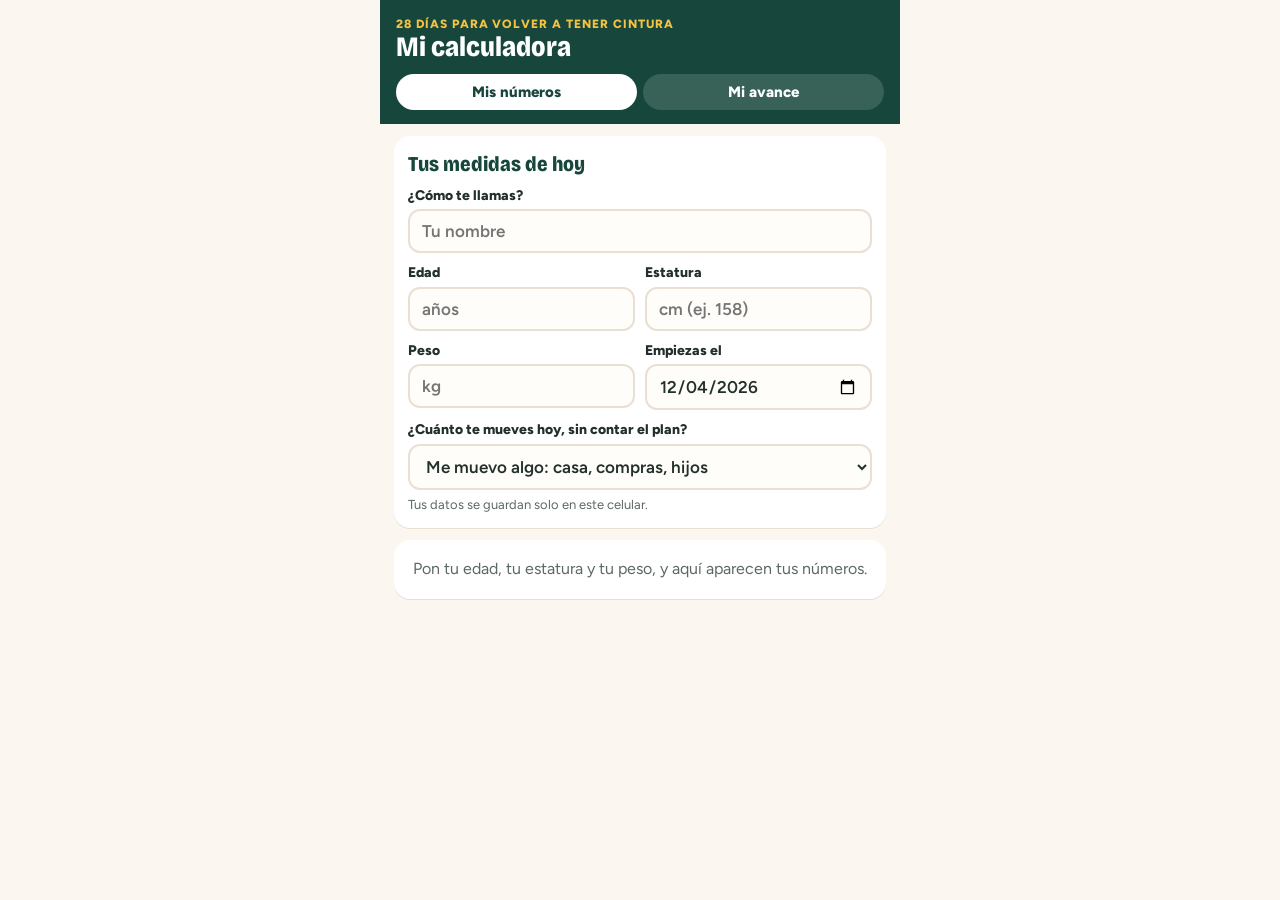
<file: cintura/calculadora/index.html>
<!doctype html>
<html lang="es">
<head>
<meta charset="utf-8">
<meta name="viewport" content="width=device-width, initial-scale=1">
<meta name="theme-color" content="#17473c">
<title>Mi calculadora · 28 Días para Volver a Tener Cintura</title>
<link href="https://fonts.googleapis.com/css2?family=Bricolage+Grotesque:opsz,wdth,wght@12..96,75..100,700..800&family=Figtree:wght@400;600;800&display=swap" rel="stylesheet">
<style>
  :root { --verde: #17473c; --verde2: #2c7a64; --menta: #e3f1ea; --coral: #ec6346; --durazno: #ffe6da; --crema: #fbf6ef;
          --amarillo: #f5c242; --tinta: #22302b; --gris: #5b6964; --linea: #eadfd3 }
  * { box-sizing: border-box; margin: 0; padding: 0 }
  body { font-family: 'Figtree', system-ui, sans-serif; font-size: 16px; line-height: 1.4; color: var(--tinta); background: var(--crema); }
  .app { max-width: 520px; margin: 0 auto; padding: 0 14px 40px }
  header { background: var(--verde); color: #fff; padding: 16px 16px 14px; margin: 0 -14px 12px }
  header small { display: block; font-size: 12px; font-weight: 800; letter-spacing: .08em; text-transform: uppercase; color: var(--amarillo) }
  h1 { font-family: 'Bricolage Grotesque', sans-serif; font-stretch: 85%; font-weight: 800; font-size: 28px; line-height: 1.05 }
  h2 { font-family: 'Bricolage Grotesque', sans-serif; font-stretch: 85%; font-weight: 800; font-size: 21px; color: var(--verde); margin-bottom: 6px }
  .tabs { display: flex; gap: 6px; margin-top: 12px }
  .tabs button { flex: 1; border: 0; border-radius: 99px; padding: 9px 6px; font: 800 15px 'Figtree', sans-serif; background: rgba(255,255,255,.14); color: #fff }
  .tabs button.on { background: #fff; color: var(--verde) }
  .card { background: #fff; border-radius: 16px; padding: 14px; margin-bottom: 12px; box-shadow: 0 1px 0 var(--linea) }
  label { display: block; font-weight: 800; font-size: 14px; margin: 10px 0 4px }
  label:first-of-type { margin-top: 2px }
  input, select { width: 100%; font: 600 17px 'Figtree', sans-serif; padding: 10px 12px; border: 2px solid var(--linea); border-radius: 12px; background: #fffdfa; color: var(--tinta) }
  input:focus, select:focus { outline: none; border-color: var(--coral) }
  .dos { display: grid; grid-template-columns: 1fr 1fr; gap: 10px }
  .dos label { margin-top: 10px }
  .nota { font-size: 13px; color: var(--gris); margin-top: 6px }
  .vacio { text-align: center; color: var(--gris); padding: 18px 8px }
  .grande { font-family: 'Bricolage Grotesque', sans-serif; font-stretch: 85%; font-weight: 800; font-size: 34px; line-height: 1; color: var(--coral) }
  .kv { display: grid; grid-template-columns: 1fr auto; gap: 4px 10px; align-items: baseline; padding: 8px 0; border-bottom: 1px solid var(--linea) }
  .kv:last-child { border-bottom: 0 }
  .kv b { font-size: 15px } .kv span { font-weight: 800; color: var(--verde); text-align: right }
  .kv em { grid-column: 1 / -1; font-style: normal; font-size: 13px; color: var(--gris) }
  .meta { background: var(--durazno); border-radius: 14px; padding: 12px 14px; margin-bottom: 12px }
  .meta p { font-size: 15px }
  .plato { display: grid; grid-template-columns: 92px 1fr; gap: 8px; padding: 9px 0; border-bottom: 1px solid var(--linea); align-items: center }
  .plato:last-child { border-bottom: 0 }
  .plato b { font-size: 14px; text-transform: uppercase; letter-spacing: .04em; color: var(--coral) }
  .plato .m { font-size: 15px; line-height: 1.3 }
  .ico { display: inline-flex; gap: 3px; vertical-align: -2px; margin-right: 3px } .ico i { display: block; width: 15px; height: 15px; border-radius: 50% }
  .ico i.pa { background: #f2a487 } .ico i.pu { background: #f5d27a } .ico i.h { width: 8px; border-radius: 15px 0 0 15px }
  .final { background: var(--verde); color: #fff; border-radius: 16px; padding: 14px; margin: 4px 0 14px }
  .final h2 { color: var(--amarillo) } .final .grande { color: #fff } .final p { font-size: 15px }
  .pasos { display: grid; grid-template-columns: repeat(4, 1fr); gap: 6px; text-align: center }
  .pasos div { background: var(--menta); border-radius: 12px; padding: 8px 2px }
  .pasos b { display: block; font-size: 12px; color: var(--verde2); text-transform: uppercase }
  .pasos span { font-weight: 800; font-size: 17px; color: var(--verde) }
  /* Avance */
  .semana { margin-bottom: 14px }
  .semana h3 { font-size: 13px; font-weight: 800; letter-spacing: .07em; text-transform: uppercase; color: var(--verde2); margin: 0 0 6px 2px }
  .dia { display: grid; grid-template-columns: 70px 1fr 54px; gap: 8px; align-items: center; background: #fff; border-radius: 12px; padding: 7px 10px; margin-bottom: 5px }
  .dia .f { font-weight: 800; font-size: 14px; line-height: 1.1; color: var(--verde) }
  .dia .f small { display: block; font-weight: 600; font-size: 12px; color: var(--gris) }
  .dia input { padding: 7px 9px; font-size: 16px }
  .regla { display: flex; flex-direction: column; align-items: center; font-size: 11px; font-weight: 800; color: var(--gris); gap: 2px }
  .regla input { width: 22px; height: 22px; accent-color: var(--coral) }
  .cinta { background: var(--menta); border-radius: 12px; padding: 8px 10px; margin: -2px 0 6px }
  .cinta .t { font-size: 13px; font-weight: 800; color: var(--verde); margin-bottom: 4px }
  .cinta .tres { display: grid; grid-template-columns: 1fr 1fr 1fr; gap: 6px; align-items: center }
  .cinta input { padding: 7px 8px; font-size: 15px }
  .cinta .prom { font-weight: 800; color: var(--verde); text-align: center; font-size: 15px }
  .semaforo { display: grid; grid-template-columns: 40px 1fr; gap: 10px; align-items: center; border-radius: 14px; padding: 11px 12px; margin: 4px 0 6px }
  .semaforo .luz { width: 34px; height: 34px; border-radius: 50%; box-shadow: inset 0 -3px 0 rgba(0,0,0,.15) }
  .semaforo p { font-size: 14.5px; line-height: 1.3 } .semaforo b { display: block; font-size: 15px }
  .s-verde { background: #e1f3e6 } .s-verde .luz { background: #3bb36a }
  .s-amarillo { background: #fff3cf } .s-amarillo .luz { background: #f2b822 }
  .s-rojo { background: #ffe1da } .s-rojo .luz { background: #e5533b }
  .s-gris { background: #f1ede7 } .s-gris .luz { background: #c9c2b8 }
  .btn { display: block; width: 100%; border: 0; border-radius: 99px; padding: 12px; font: 800 16px 'Figtree', sans-serif; background: var(--coral); color: #fff; margin-top: 12px }
  .btn.sec { background: transparent; color: var(--gris); font-weight: 600; font-size: 14px; text-decoration: underline }
  [hidden] { display: none !important }
</style>
</head>
<body>
<div class="app">
  <header>
    <small>28 Días para Volver a Tener Cintura</small>
    <h1 id="saludo">Mi calculadora</h1>
    <div class="tabs"><button id="t-num" class="on">Mis números</button><button id="t-av">Mi avance</button></div>
  </header>

  <section id="v-num">
    <div class="card">
      <h2>Tus medidas de hoy</h2>
      <label for="nombre">¿Cómo te llamas?</label><input id="nombre" autocomplete="given-name" placeholder="Tu nombre">
      <div class="dos">
        <div><label for="edad">Edad</label><input id="edad" type="number" inputmode="numeric" min="18" max="80" placeholder="años"></div>
        <div><label for="talla">Estatura</label><input id="talla" type="number" inputmode="decimal" min="130" max="200" placeholder="cm (ej. 158)"></div>
      </div>
      <div class="dos">
        <div><label for="peso">Peso</label><input id="peso" type="number" inputmode="decimal" step="0.1" min="35" max="200" placeholder="kg"></div>
        <div><label for="inicio">Empiezas el</label><input id="inicio" type="date"></div>
      </div>
      <label for="act">¿Cuánto te mueves hoy, sin contar el plan?</label>
      <select id="act">
        <option value="1">Paso casi todo el día sentada</option>
        <option value="2" selected>Me muevo algo: casa, compras, hijos</option>
        <option value="3">Camino bastante o trabajo de pie</option>
      </select>
      <p class="nota">Tus datos se guardan solo en este celular.</p>
    </div>
    <div id="res" hidden></div>
    <div id="falta" class="card vacio">Pon tu edad, tu estatura y tu peso, y aquí aparecen tus números.</div>
  </section>

  <section id="v-av" hidden>
    <div class="card"><p>Pésate cada mañana, después de ir al baño, y anota el peso del día. El que manda es el <b>promedio de la semana</b>. Los días 1, 7, 14, 21 y 28 mide tu cintura dos veces. Marca <b>regla</b> los días que la tengas o estés por tenerla.</p></div>
    <div id="tabla"></div>
    <button class="btn sec" id="borrar">Borrar todos mis datos de este celular</button>
  </section>
</div>

<script>
const K = 'cintura28_v1';
let D = {};
try { D = JSON.parse(localStorage.getItem(K)) || {}; } catch (e) { D = {}; }
D.dias = D.dias || {};
const $ = id => document.getElementById(id);
const guardar = () => { try { localStorage.setItem(K, JSON.stringify(D)); } catch (e) {} };
const num = v => { const n = parseFloat(String(v).replace(',', '.')); return isFinite(n) ? n : null; };
const f1 = n => n.toFixed(1).replace('.', ',');
const medio = n => { const e = Math.floor(n), r = n - e; return (e ? e : '') + (r >= .5 ? (e ? ' ½' : '½') : '') || '0'; };
const hoy = () => { const d = new Date(); d.setMinutes(d.getMinutes() - d.getTimezoneOffset()); return d.toISOString().slice(0, 10); };

// ---------- Mis números
const CAMPOS = ['nombre', 'edad', 'talla', 'peso', 'inicio', 'act'];
if (!D.inicio) D.inicio = hoy();
CAMPOS.forEach(c => { if (D[c] != null) $(c).value = D[c]; $(c).addEventListener('input', () => { D[c] = $(c).value; guardar(); calcular(); }); });

function iconos(n, cl) { const e = Math.floor(n); return `<i class="${cl}"></i>`.repeat(e) + (n - e >= .5 ? `<i class="${cl} h"></i>` : ''); }

function numeros(edad, talla, peso, act) {
  const fac = { 1: 1.3, 2: 1.4, 3: 1.55 }[act] || 1.4;
  const m = talla / 100, imc = peso / (m * m);
  const tmb = 10 * peso + 6.25 * talla - 5 * edad - 161;          // Mifflin-St Jeor, mujer
  const gasto = tmb * fac;
  const deficit = imc < 20 ? 0 : Math.min(700, Math.max(300, gasto * 0.22));
  const meta = Math.max(1200, gasto - deficit);
  // Porciones para 3 comidas (sin merienda): palma (proteína) y puño (arroz, papa, tortilla...) de unas 150 kcal; verduras y aceite 120 por comida.
  const pal = { des: 1, alm: peso >= 80 ? 1.5 : 1, cena: peso >= 95 ? 1.5 : 1 };
  const puños = P => Math.round(((meta - 360 - 150 * P) / 150) * 2) / 2;
  let F = puños(pal.des + pal.alm + pal.cena);
  if (F > 4) { pal.des += 0.5; F = puños(pal.des + pal.alm + pal.cena); }   // lo que sobra va primero como proteína en el desayuno
  F = Math.min(4.5, Math.max(2.5, F));
  const pu = { des: 1, alm: 1, cena: 0.5 };
  ['alm', 'des', 'cena', 'alm', 'des'].slice(0, Math.round((F - 2.5) * 2)).forEach(k => pu[k] += .5);
  const caminata = 2.3 * peso * 0.35;                              // 3,3 MET, ~21 min al día de promedio en las 4 semanas
  const grasa = (gasto - meta + caminata) * 28 / 7700;
  const bajaMin = deficit ? grasa * 0.7 + 0.5 : 0, bajaMax = deficit ? grasa + 1.5 : 0;
  const base = { 1: 3000, 2: 5000, 3: 7000 }[act] || 5000;
  const pasos = [2000, 2500, 3000, 3500].map(x => Math.round((base + x) / 500) * 500);
  return { imc, gasto, meta, pal, pu, bajaMin, bajaMax, pasos, sanoMin: 18.5 * m * m, sanoMax: 24.9 * m * m, mantener: !deficit };
}

function calcular() {
  const edad = num(D.edad), talla = num(D.talla), peso = num(D.peso), nom = (D.nombre || '').trim();
  $('saludo').textContent = nom ? `Hola, ${nom}` : 'Mi calculadora';
  const ok = edad >= 18 && edad <= 80 && talla >= 130 && talla <= 200 && peso >= 35 && peso <= 200;
  $('res').hidden = !ok; $('falta').hidden = ok;
  if (!ok) return;
  const r = numeros(edad, talla, peso, D.act || 2);
  const cat = r.imc < 18.5 ? 'bajo peso' : r.imc < 25 ? 'peso saludable' : r.imc < 30 ? 'sobrepeso' : 'obesidad';
  const quien = nom ? `${nom}, en` : 'En';
  const meta = r.mantener
    ? `<div class="meta"><p>Tu peso ya está en el rango saludable. Este plan te sirve para deshinchar la barriga y tener más fuerza, con tus porciones completas. No bajes de <b>${Math.ceil(r.sanoMin)} kg</b>.</p></div>`
    : `<div class="meta"><p>${quien} 28 días puedes bajar</p><div class="grande">${f1(r.bajaMin)} a ${f1(r.bajaMax)} kg</div>
       <p>y entre <b>${Math.round(r.bajaMin * 0.9 + 1)} y ${Math.round(r.bajaMax + 2)} cm</b> de cintura, si sigues el plan. La primera semana baja más rápido porque se va la hinchazón.</p></div>`;
  const comida = (t, p, f, extra) => `<div class="plato"><b>${t}</b><div class="m"><span class="ico">${iconos(p, 'pa')}</span> ${medio(p)} palma${p > 1 ? 's' : ''} de proteína<br>` +
    (f ? `<span class="ico">${iconos(f, 'pu')}</span> ${medio(f)} puño${f > 1 ? 's' : ''} de arroz, papa, tortilla o pan` : 'Sin puño: solo proteína y verduras') + (extra || '') + `</div></div>`;
  $('res').innerHTML = meta +
    `<div class="card"><h2>Cuánto te sirves</h2><p class="nota" style="margin:0 0 4px">En cada comida, la mitad del plato es verdura.</p>` +
    comida('Desayuno', r.pal.des, r.pu.des) + comida('Almuerzo', r.pal.alm, r.pu.alm) +
    comida('Cena', r.pal.cena, r.pu.cena) +
    `<p class="nota">Si almuerzas lentejas o frijoles, una taza cuenta como una palma y medio puño. Si te da hambre en la tarde, mira "Qué hago si…" en tu plan.</p></div>` +
    `<div class="card"><h2>Tus pasos de cada día</h2><div class="pasos">${r.pasos.map((p, i) => `<div><b>Semana ${i + 1}</b><span>${p.toLocaleString('es')}</span></div>`).join('')}</div>
     <p class="nota">La caminata del plan ya te da casi todos los pasos que suma cada semana. Si tu celular cuenta pasos, míralo en la noche.</p></div>` +
    `<div class="card"><h2>Tus números</h2>
      <div class="kv"><b>Tu IMC</b><span>${f1(r.imc)}</span><em>En la tabla de la OMS: ${cat}.</em></div>
      <div class="kv"><b>Tu peso saludable</b><span>${Math.ceil(r.sanoMin)} a ${Math.floor(r.sanoMax)} kg</span><em>Para tu estatura. La meta de estos 28 días es la de arriba; el resto llega después.</em></div>
      <div class="kv"><b>Lo que gasta tu cuerpo</b><span>${Math.round(r.gasto / 10) * 10} kcal</span><em>Al día, con lo que te mueves hoy. Con tus porciones comes unas ${Math.round(r.meta / 10) * 10}, sin tener que contarlas.</em></div>
     </div>`;
}

// ---------- Mi avance
const CINTA = [1, 7, 14, 21, 28];
const fecha = n => { const d = new Date((D.inicio || hoy()) + 'T12:00:00'); d.setDate(d.getDate() + n - 1); return d; };
const corta = d => d.toLocaleDateString('es', { weekday: 'short', day: 'numeric', month: 'numeric' });
const dd = n => (D.dias[n] = D.dias[n] || {});

function tabla() {
  let h = '';
  for (let s = 1; s <= 4; s++) {
    h += `<div class="semana"><h3>Semana ${s}</h3>`;
    for (let n = s * 7 - 6; n <= s * 7; n++) {
      const x = D.dias[n] || {};
      h += `<div class="dia"><div class="f">Día ${n}<small>${corta(fecha(n))}</small></div>
        <input data-n="${n}" data-k="peso" type="number" inputmode="decimal" step="0.1" placeholder="peso (kg)" value="${x.peso ?? ''}">
        <label class="regla">regla<input data-n="${n}" data-k="regla" type="checkbox" ${x.regla ? 'checked' : ''}></label></div>`;
      if (CINTA.includes(n)) {
        h += `<div class="cinta"><div class="t">Cintura del Día ${n}${n === 1 ? ' (en la mañana)' : ''}</div><div class="tres">
          <input data-n="${n}" data-k="c1" type="number" inputmode="decimal" step="0.1" placeholder="1.ª (cm)" value="${x.c1 ?? ''}">
          <input data-n="${n}" data-k="c2" type="number" inputmode="decimal" step="0.1" placeholder="2.ª (cm)" value="${x.c2 ?? ''}">
          <div class="prom" id="cp${n}"></div></div>` +
          (n === 1 ? `<div class="t" style="margin-top:6px">Día 1 en la noche</div><div class="tres">
          <input data-n="1" data-k="noche" type="number" inputmode="decimal" step="0.1" placeholder="cm" value="${x.noche ?? ''}"><div class="prom" id="cpn" style="grid-column: span 2"></div></div>` : '') + `</div>`;
      }
    }
    h += `<div id="sem${s}"></div></div>`;
  }
  h += `<div id="final"></div>`;
  $('tabla').innerHTML = h;
  $('tabla').querySelectorAll('input').forEach(i => i.addEventListener('input', () => {
    const o = dd(i.dataset.n);
    if (i.type === 'checkbox') o.regla = i.checked; else o[i.dataset.k] = i.value === '' ? null : num(i.value);
    guardar(); avance();
  }));
  avance();
}

const cintura = n => { const x = D.dias[n] || {}; const v = [x.c1, x.c2].filter(y => y > 0); return v.length ? v.reduce((a, b) => a + b) / v.length : null; };
const promSem = s => { const v = []; for (let n = s * 7 - 6; n <= s * 7; n++) { const p = (D.dias[n] || {}).peso; if (p > 0) v.push(p); } return v.length >= 3 ? v.reduce((a, b) => a + b) / v.length : null; };
const reglaSem = s => { for (let n = s * 7 - 6; n <= s * 7; n++) if ((D.dias[n] || {}).regla) return true; return false; };

function avance() {
  CINTA.forEach(n => { const c = cintura(n), e = $('cp' + n); if (e) e.textContent = c ? `${f1(c)} cm` : ''; });
  const c1 = cintura(1), noche = (D.dias[1] || {}).noche;
  if ($('cpn')) $('cpn').textContent = c1 && noche ? `+${f1(noche - c1)} cm de hinchazón` : '';
  const base = (D.dias[1] || {}).peso || num(D.peso);
  const amarillos = [];
  for (let s = 1; s <= 4; s++) {
    const prom = promSem(s), prev = s === 1 ? base : promSem(s - 1), el = $('sem' + s);
    if (!prom || !prev) { el.innerHTML = `<div class="semaforo s-gris"><div class="luz"></div><p><b>Tu semáforo de la semana ${s}</b>Se enciende cuando anotes al menos 3 pesos de esta semana.</p></div>`; continue; }
    const baja = prev - prom, regla = reglaSem(s);
    const cIni = cintura(1), cFin = cintura(s * 7), dc = cIni && cFin ? cIni - cFin : null;
    const ctxt = dc != null ? ` Tu cintura: ${dc >= 0 ? f1(dc) + ' cm menos' : f1(-dc) + ' cm más'} desde el Día 1.` : '';
    let color, t, m;
    // con IMC menor a 20 el plan no le quita comida (calculadora: mantener): el semáforo nunca le pide comer menos
    const talla = num(D.talla), imc = talla ? base / ((talla / 100) ** 2) : 25;
    if (imc < 20) {
      if (baja > 1) { color = 'amarillo'; t = 'Estás bajando de más'; m = 'Tu peso ya es sano: suma una fruta y medio puño más en el almuerzo.'; }
      else { color = 'verde'; t = 'Vas bien'; m = 'Tu peso se mantiene, que es lo que buscas. Lo tuyo es la cintura y la fuerza.'; }
    } else if (s === 1) {
      if (baja >= 0.3 || (dc != null && dc >= 1)) { color = 'verde'; t = 'Vas bien'; m = 'Se está yendo la hinchazón. Desde la semana 2 baja más despacio, y así tiene que ser.'; }
      else if (regla) { color = 'amarillo'; t = 'La regla tapa lo que bajaste'; m = 'Te sube la balanza con agua. Sigue igual y mira tu cintura.'; }
      else { color = 'amarillo'; t = 'Revisa dos cosas'; m = '¿Tomaste los 2 vasos de agua antes de comer y caminaste después de almorzar? Ponlos firmes en la semana 2.'; }
    } else if (baja > 1) { color = 'verde'; t = 'Vas muy rápido'; m = 'Suma una fruta al día para no perder músculo.'; }
    else if (baja >= 0.25) { color = 'verde'; t = 'Vas bien'; m = 'Sigue igual.'; }
    else if (regla) { color = 'amarillo'; t = 'Semana con regla'; m = 'El agua tapa lo que bajaste. Sigue igual y mira el promedio de la próxima semana.'; }
    else if (amarillos.includes(s - 1) && baja <= 0) { color = 'rojo'; t = 'Dos semanas sin bajar'; m = 'Mide tus porciones con la mano en cada comida, saca el puño de la cena y camina 10 minutos más.'; }
    else { color = 'amarillo'; t = 'Cambia una cosa'; m = 'Medio puño menos de arroz o pan en la cena, o 10 minutos más de caminata.'; }
    if (color === 'amarillo' && !regla) amarillos.push(s);
    el.innerHTML = `<div class="semaforo s-${color}"><div class="luz"></div><p><b>${t}</b>Promedio de la semana ${s}: ${f1(prom)} kg (${baja >= 0 ? f1(baja) + ' kg menos' : f1(-baja) + ' kg más'} que ${s === 1 ? 'el Día 1' : 'la semana ' + (s - 1)}).${ctxt} ${m}</p></div>`;
  }
  resultado(base);
}

// El Día 28: cuánto bajó en total (peso del Día 28 o, si no lo anotó, el promedio de la semana 4) y cuántos cm de cintura.
function resultado(base) {
  const el = $('final'); if (!el) return;
  const p28 = (D.dias[28] || {}).peso || promSem(4), c1 = cintura(1), c28 = cintura(28);
  if (!(p28 && base) && !(c1 && c28)) { el.innerHTML = ''; return; }
  const kg = p28 && base ? base - p28 : null, cm = c1 && c28 ? c1 - c28 : null;
  const linea = (v, u) => v >= 0 ? `${f1(v)} ${u} menos` : `${f1(-v)} ${u} más`;
  const nom = (D.nombre || '').trim();
  el.innerHTML = `<div class="final"><h2>${nom ? nom + ', tu' : 'Tu'} resultado de los 28 días</h2>` +
    (kg != null ? `<div class="grande">${linea(kg, 'kg')}</div>` : '') +
    (cm != null ? `<p style="margin-top:4px"><b>${linea(cm, 'cm')}</b> de cintura desde el Día 1.</p>` : '') +
    `<p style="margin-top:8px">Compara tus fotos del Día 1 y del Día 28. Para que no vuelva lo que bajaste, sigue con el bono <b>Después del día 28</b>.</p></div>`;
}

// ---------- pestañas
function ver(av) { $('v-num').hidden = av; $('v-av').hidden = !av; $('t-num').classList.toggle('on', !av); $('t-av').classList.toggle('on', av); if (av) tabla(); window.scrollTo(0, 0); }
$('t-num').onclick = () => ver(false); $('t-av').onclick = () => ver(true);
$('borrar').onclick = () => { if (confirm('¿Borrar todos tus datos de este celular? No se pueden recuperar.')) { D = { dias: {}, inicio: hoy() }; guardar(); location.reload(); } };
$('inicio').value = D.inicio;
calcular();
if (location.hash === '#avance') ver(true);
</script>
</body>
</html>
</file>
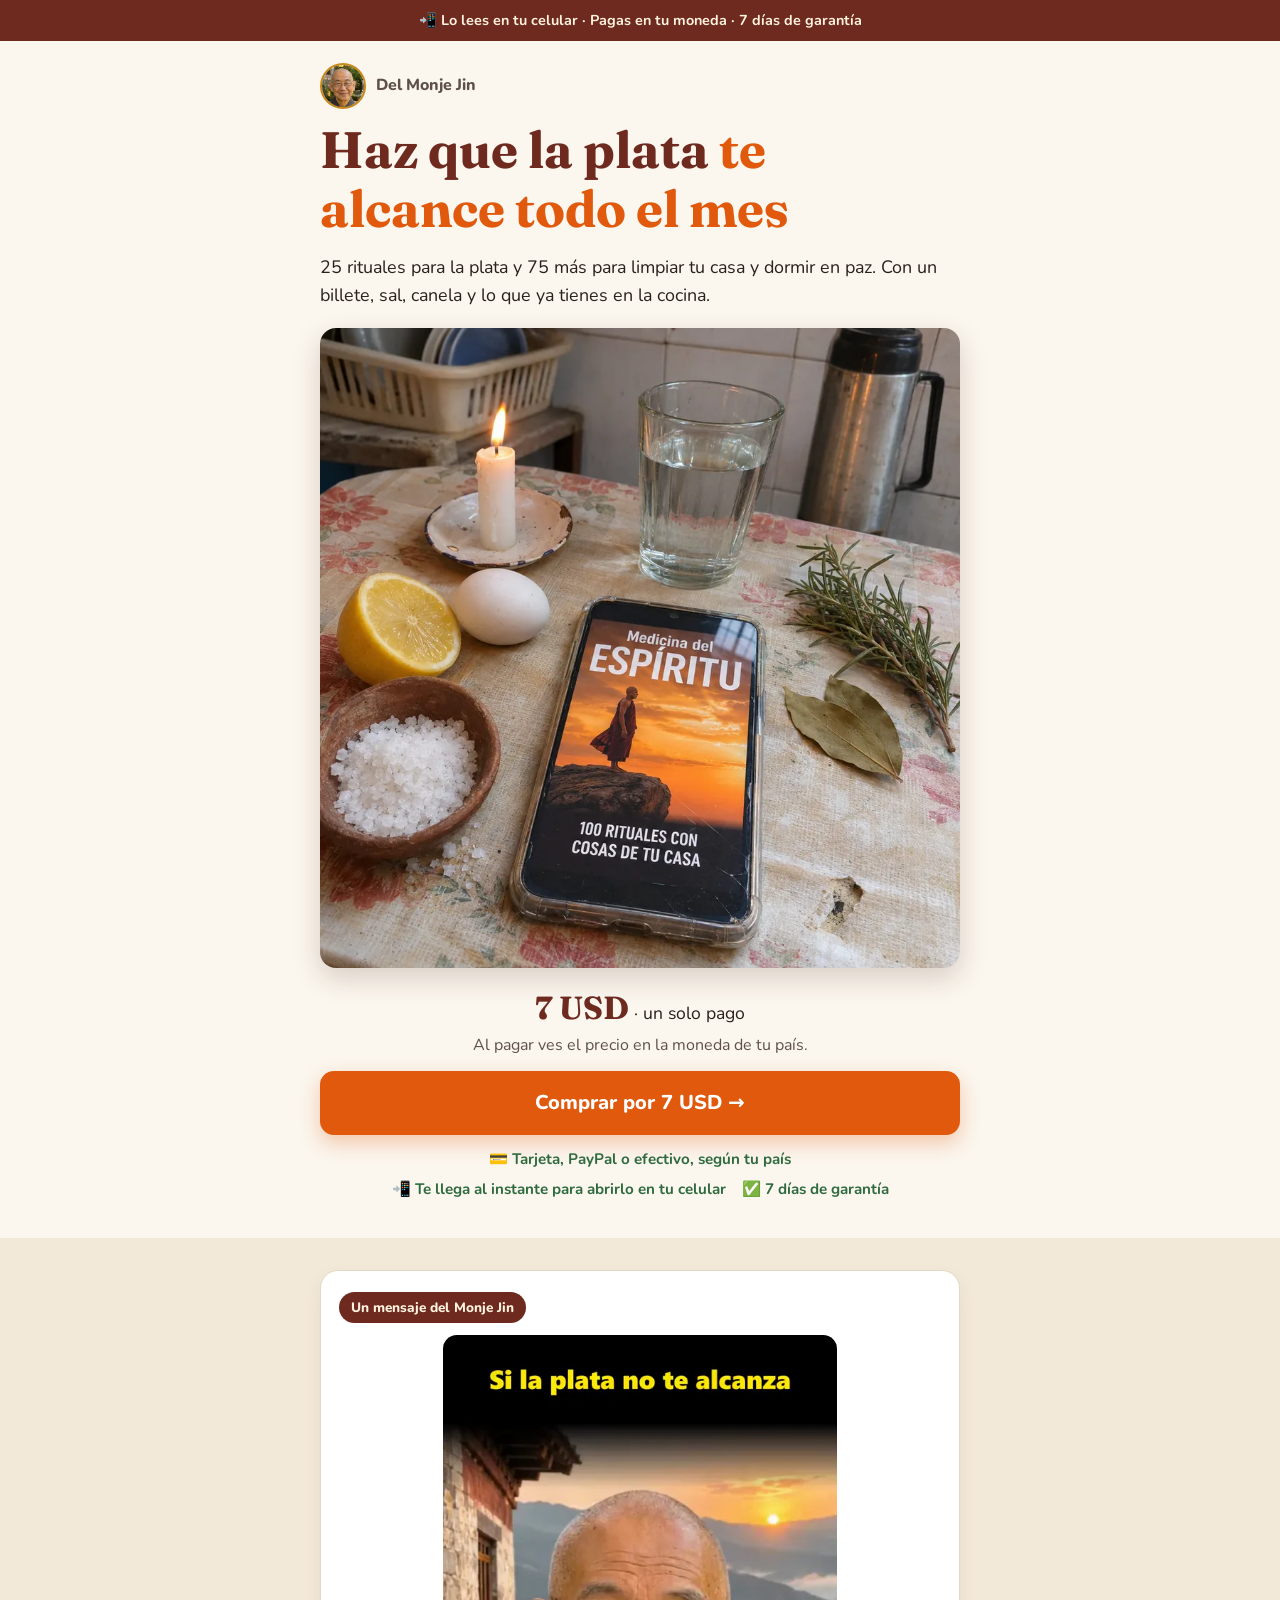
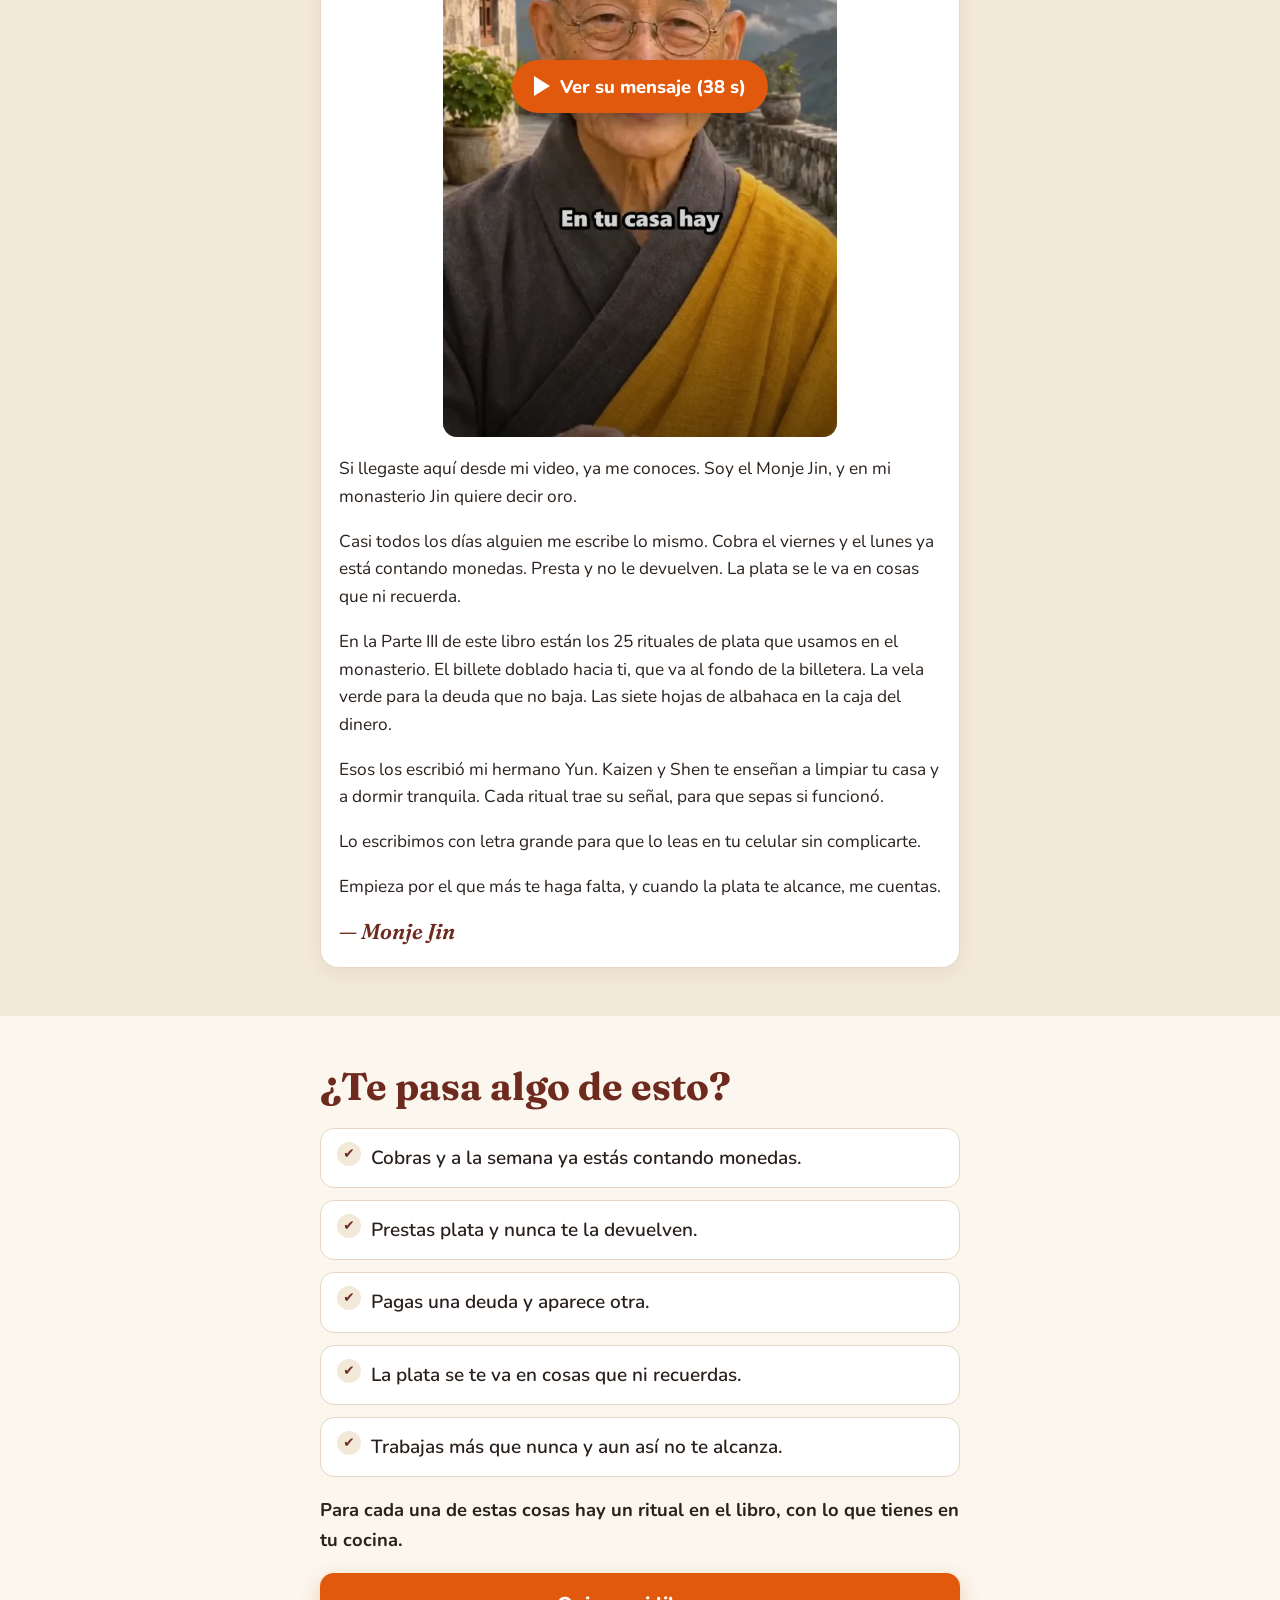
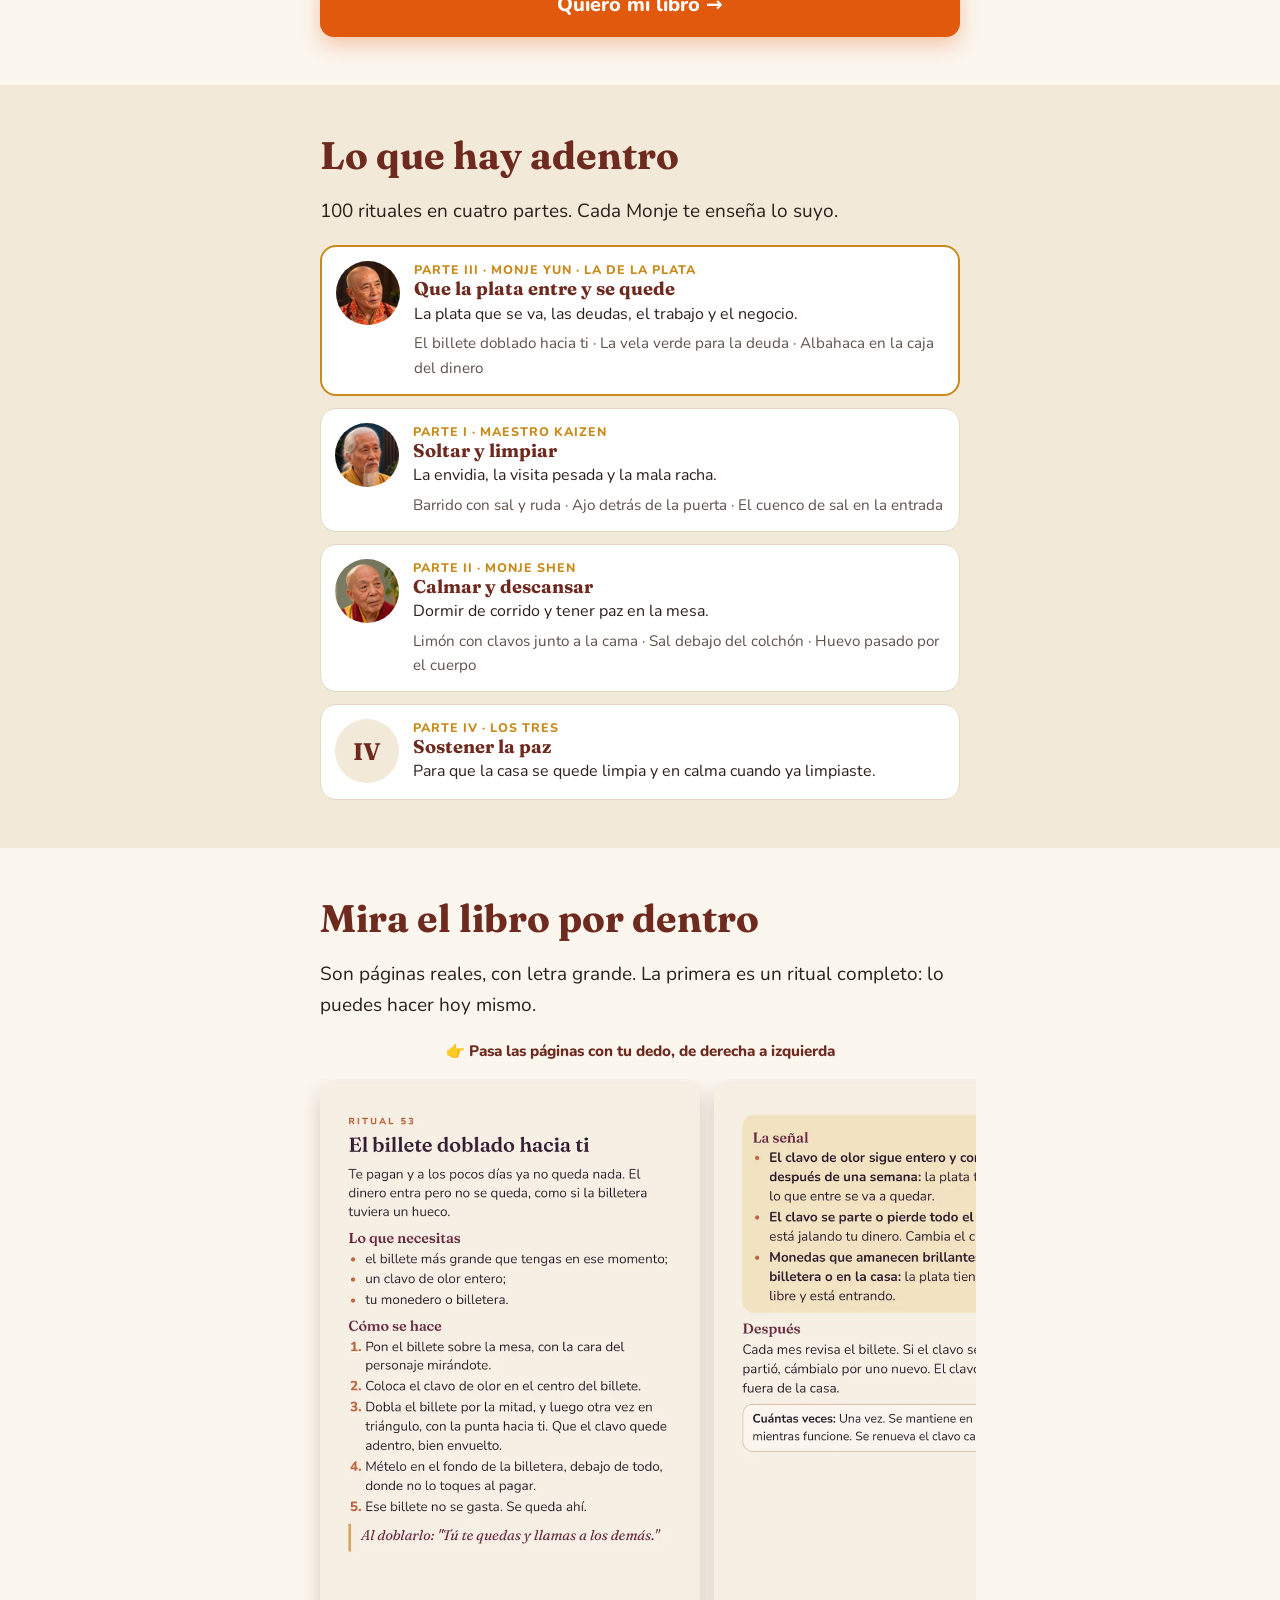
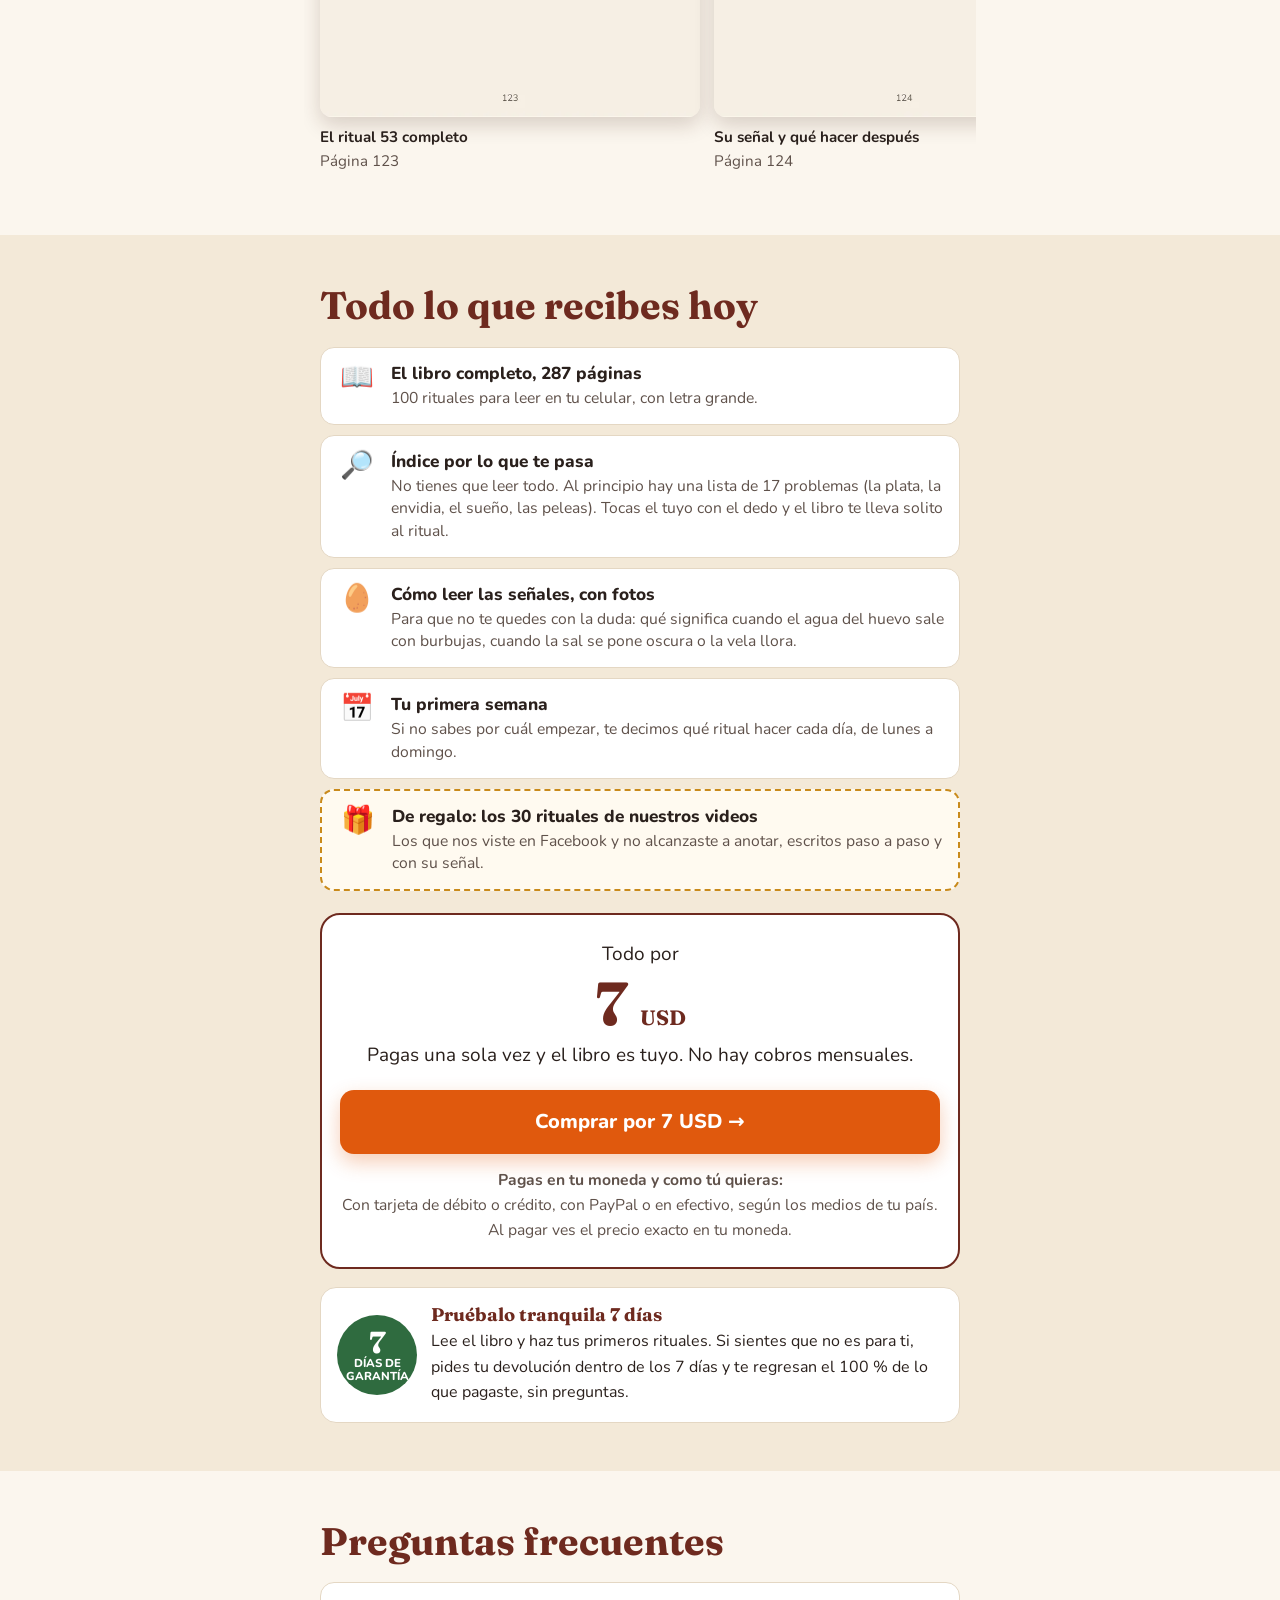
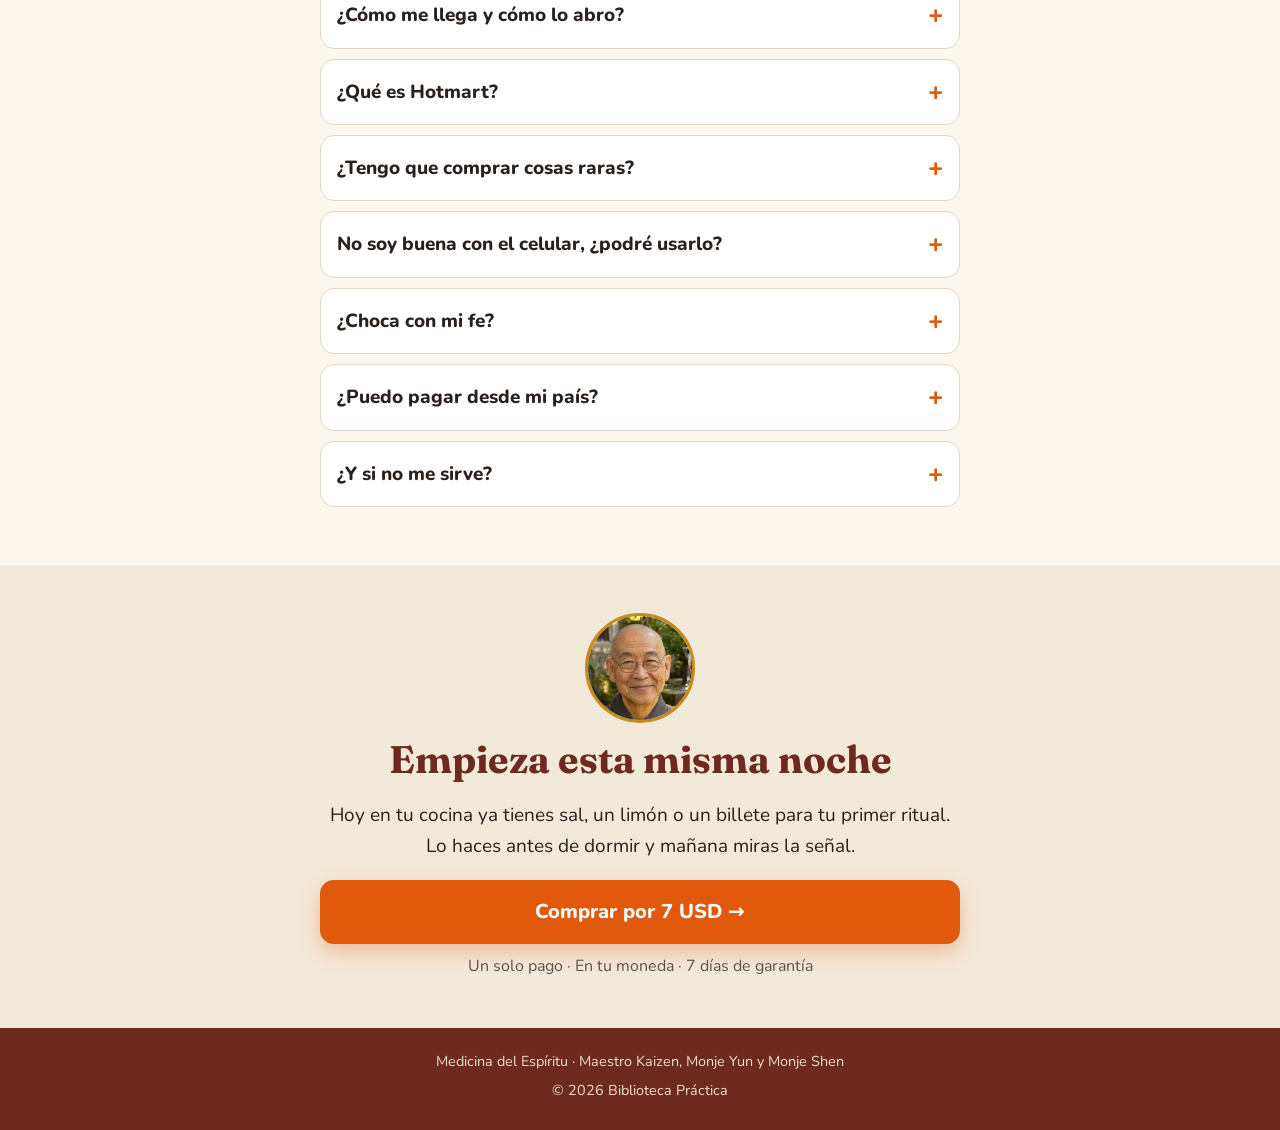
<file: medicina/jin/index.html>
<!doctype html>
<html lang="es">
<head>
  <meta charset="utf-8">
  <meta name="viewport" content="width=device-width, initial-scale=1">
  <meta name="theme-color" content="#fbf6ee">
  <title>Medicina del Espíritu | Monje Jin</title>
  <meta name="description" content="25 rituales para la plata y 75 más para limpiar tu casa y dormir en paz. Con un billete, sal, canela y lo que ya tienes en la cocina.">
  <meta property="og:type" content="website">
  <meta property="og:locale" content="es_LA">
  <meta property="og:title" content="Medicina del Espíritu: 100 rituales con cosas de tu casa">
  <meta property="og:description" content="25 rituales para la plata y 75 más para limpiar tu casa y dormir en paz. Con un billete, sal, canela y lo que ya tienes en la cocina.">
  <meta property="og:image" content="https://biblioteca-practica.github.io/medicina/assets/producto-redes.jpg">
  <meta property="og:url" content="https://biblioteca-practica.github.io/medicina/jin/">
  <link rel="canonical" href="https://biblioteca-practica.github.io/medicina/jin/">
  <link rel="icon" href="../assets/hoja.svg" type="image/svg+xml">
  <link rel="preload" as="image" href="../assets/producto.webp">
  <link rel="preconnect" href="https://fonts.googleapis.com">
  <link rel="preconnect" href="https://fonts.gstatic.com" crossorigin>
  <link href="https://fonts.googleapis.com/css2?family=Fraunces:wght@600;700&family=Nunito:wght@400;600;700;800&display=swap" rel="stylesheet">
  
  <script>
    if (location.protocol === 'file:' || /^(localhost|127\.0\.0\.1)$/.test(location.hostname)) {
      window.fbq = function () {};
    } else {
    !function(f,b,e,v,n,t,s){if(f.fbq)return;n=f.fbq=function(){n.callMethod?
    n.callMethod.apply(n,arguments):n.queue.push(arguments)};if(!f._fbq)f._fbq=n;
    n.push=n;n.loaded=!0;n.version='2.0';n.queue=[];t=b.createElement(e);t.async=!0;
    t.src=v;s=b.getElementsByTagName(e)[0];s.parentNode.insertBefore(t,s)}(window,
    document,'script','https://connect.facebook.net/en_US/fbevents.js');
    fbq('init', '1087344250838953');
    fbq('track', 'PageView');
    fbq('track', 'ViewContent', {content_name: 'Medicina del Espiritu', content_category: 'jin', value: 7, currency: 'USD'});
    }
  </script>
  <noscript><img height="1" width="1" style="display:none" src="https://www.facebook.com/tr?id=1087344250838953&ev=PageView&noscript=1"></noscript>
  <style>
    :root {
      --fondo: #fbf6ee; --fondo-2: #f3e9d8; --tinta: #2a201c; --suave: #5f514a; --linea: #e4d7c3;
      --vino: #6e2a1f; --oro: #c98a1b; --boton: #e0590d; --boton-hover: #f26a1b; --verde: #2f6b3f;
    }
    * { box-sizing: border-box; }
    html { scroll-behavior: smooth; }
    body { margin: 0; background: var(--fondo); color: var(--tinta); font: 400 19px/1.6 "Nunito", system-ui, sans-serif; -webkit-font-smoothing: antialiased; }
    img, video { max-width: 100%; height: auto; display: block; }
    h1, h2, h3 { font-family: "Fraunces", Georgia, serif; line-height: 1.15; margin: 0 0 .5em; color: var(--vino); }
    h2 { font-size: clamp(1.7rem, 7vw, 2.4rem); }
    p { margin: 0 0 1em; }
    .caja { width: min(100% - 32px, 640px); margin-inline: auto; }
    .seccion { padding: 48px 0; }
    .alt { background: var(--fondo-2); }
    .barra-top { background: var(--vino); color: #fff3df; text-align: center; font-size: .9rem; font-weight: 700; padding: 9px 12px; }

    .btn { display: flex; align-items: center; justify-content: center; gap: 10px; width: 100%; min-height: 64px; padding: 14px 20px;
      border-radius: 14px; background: var(--boton); color: #fff; font-weight: 800; font-size: 1.25rem; text-decoration: none; text-align: center;
      box-shadow: 0 8px 20px rgba(224, 89, 13, .3); transition: background .15s ease; }
    .btn:hover { background: var(--boton-hover); }
    .bajo { font-size: 1rem; color: var(--suave); margin: 10px 0 0; text-align: center; }
    .sellos { display: flex; flex-wrap: wrap; justify-content: center; gap: 6px 16px; list-style: none; padding: 0; margin: 12px 0 0; font-size: .95rem; font-weight: 700; color: var(--verde); }

    .hero { padding: 22px 0 36px; }
    .quien { display: flex; align-items: center; gap: 10px; font-weight: 800; color: var(--suave); font-size: 1rem; margin-bottom: 12px; }
    .quien img { width: 46px; height: 46px; border-radius: 50%; object-fit: cover; border: 2px solid var(--oro); }
    .hero h1 { font-size: clamp(2.1rem, 9vw, 3.2rem); margin-bottom: 14px; }
    .hero h1 em { font-style: normal; color: var(--boton); }
    .hero .sub { font-size: 1.12rem; color: var(--tinta); }
    .foto-hero { width: 100%; border-radius: 16px; margin: 18px 0 20px; box-shadow: 0 10px 28px rgba(60, 30, 10, .18); }
    .precio-hero { text-align: center; margin: 0 0 12px; font-size: 1.1rem; }
    .precio-hero b { font: 700 2rem "Fraunces", serif; color: var(--vino); }

    .mensaje { background: #fff; border: 1px solid var(--linea); border-radius: 18px; padding: 20px 18px 22px; box-shadow: 0 6px 18px rgba(60, 30, 10, .06); }
    .mensaje .etq { display: inline-block; background: var(--vino); color: #fff3df; font-weight: 800; font-size: .85rem; border-radius: 999px; padding: 5px 12px; margin-bottom: 12px; }
    .video { position: relative; border-radius: 14px; overflow: hidden; background: #000; aspect-ratio: 9 / 16; max-height: 78vh; margin: 0 auto 18px; }
    .video video, .video img { width: 100%; height: 100%; object-fit: cover; }
    .play { position: absolute; inset: 0; display: grid; place-items: center; background: linear-gradient(180deg, transparent 55%, rgba(0,0,0,.55)); border: 0; cursor: pointer; padding: 0; }
    .play span { display: flex; align-items: center; gap: 10px; background: var(--boton); color: #fff; font: 800 1.15rem "Nunito", sans-serif; border-radius: 999px; padding: 14px 22px; box-shadow: 0 8px 20px rgba(0,0,0,.35); }
    .play span::before { content: ""; border-left: 16px solid #fff; border-top: 10px solid transparent; border-bottom: 10px solid transparent; }
    .foto-monje { width: 100%; border-radius: 14px; aspect-ratio: 4 / 4.2; object-fit: cover; object-position: 50% 15%; margin-bottom: 16px; }
    .carta p { font-size: 1.08rem; }
    .firma { font: italic 600 1.35rem "Fraunces", serif; color: var(--vino); margin: 6px 0 0; }

    .dolores { list-style: none; padding: 0; margin: 0; display: grid; gap: 12px; }
    .dolores li { background: #fff; border: 1px solid var(--linea); border-radius: 14px; padding: 14px 16px 14px 50px; position: relative; font-weight: 600; }
    .dolores li::before { content: "✔"; position: absolute; left: 16px; top: 13px; width: 24px; height: 24px; border-radius: 50%; background: var(--fondo-2); color: var(--vino); display: grid; place-items: center; font-size: .85rem; }
    .remate { font-size: 1.15rem; font-weight: 700; margin-top: 18px; }

    .partes { display: grid; gap: 12px; margin-top: 16px; }
    .parte { display: grid; grid-template-columns: 64px 1fr; gap: 14px; background: #fff; border: 1px solid var(--linea); border-radius: 16px; padding: 14px; }
    .parte.suya { border: 2px solid var(--oro); }
    .parte img { width: 64px; height: 64px; border-radius: 50%; object-fit: cover; }
    .parte .num { width: 64px; height: 64px; border-radius: 50%; display: grid; place-items: center; background: var(--fondo-2); font: 700 1.5rem "Fraunces", serif; color: var(--vino); }
    .parte h3 { font-size: 1.15rem; margin: 0 0 2px; }
    .parte h3 small { display: block; font: 800 .78rem "Nunito", sans-serif; letter-spacing: .08em; text-transform: uppercase; color: var(--oro); }
    .parte p { margin: 0; font-size: 1rem; }
    .parte .ej { color: var(--suave); font-size: .95rem; margin-top: 4px; }

    .carrusel { display: flex; gap: 14px; overflow-x: auto; scroll-snap-type: x mandatory; padding: 4px 16px 14px; margin: 16px -16px 0; -webkit-overflow-scrolling: touch; }
    .carrusel figure { flex: 0 0 82%; max-width: 380px; margin: 0; scroll-snap-align: center; }
    .carrusel img { border-radius: 12px; box-shadow: 0 8px 20px rgba(60, 30, 10, .18); }
    .carrusel figcaption { font-size: .95rem; margin-top: 8px; color: var(--suave); }
    .carrusel figcaption b { display: block; color: var(--tinta); }
    .desliza { font-size: .95rem; color: var(--suave); text-align: center; margin: 4px 0 0; }

    .recibes { list-style: none; padding: 0; margin: 16px 0 22px; display: grid; gap: 10px; }
    .recibes li { display: grid; grid-template-columns: 44px 1fr; gap: 12px; align-items: start; background: #fff; border: 1px solid var(--linea); border-radius: 14px; padding: 14px; }
    .recibes .ico { font-size: 1.7rem; text-align: center; line-height: 1.2; }
    .recibes h3 { font: 800 1.08rem "Nunito", sans-serif; color: var(--tinta); margin: 0; }
    .recibes p { margin: 2px 0 0; font-size: .98rem; color: var(--suave); line-height: 1.45; }
    .recibes .regalo { border: 2px dashed var(--oro); background: #fffaf0; }
    .precio { background: #fff; border: 2px solid var(--vino); border-radius: 20px; padding: 24px 18px; text-align: center; }
    .precio .monto { font: 700 3.8rem/1 "Fraunces", serif; color: var(--vino); margin: 4px 0 6px; }
    .precio .monto small { font-size: 1.3rem; }
    .precio .pagos { font-size: .98rem; color: var(--suave); margin: 14px 0 0; }
    .precio .local { font-size: 1.15rem; margin: 0 0 12px; }
    [data-precio-local] b { color: var(--vino); }
    .garantia { display: grid; grid-template-columns: 80px 1fr; gap: 14px; align-items: center; margin-top: 18px; background: #fff; border: 1px solid var(--linea); border-radius: 16px; padding: 16px; }
    .garantia .sello { width: 80px; height: 80px; border-radius: 50%; display: grid; place-items: center; text-align: center; background: var(--verde); color: #fff; font: 800 .72rem/1.1 "Nunito", sans-serif; text-transform: uppercase; }
    .garantia .sello b { display: block; font: 700 1.9rem/1 "Fraunces", serif; }
    .garantia h3 { font-size: 1.15rem; margin: 0 0 4px; }
    .garantia p { margin: 0; font-size: 1rem; }

    .faq details { background: #fff; border: 1px solid var(--linea); border-radius: 14px; padding: 0 16px; margin-bottom: 10px; }
    .faq summary { cursor: pointer; font-weight: 800; padding: 17px 30px 17px 0; list-style: none; position: relative; }
    .faq summary::-webkit-details-marker { display: none; }
    .faq summary::after { content: "+"; position: absolute; right: 0; top: 12px; font-size: 1.6rem; color: var(--boton); }
    .faq details[open] summary::after { content: "–"; }
    .faq details p { margin: 0 0 16px; color: var(--suave); }

    .cierre { text-align: center; }
    .cierre .cara { width: 110px; height: 110px; border-radius: 50%; object-fit: cover; margin: 0 auto 14px; border: 3px solid var(--oro); }
    .pie { background: var(--vino); color: #f1dcc8; text-align: center; font-size: .9rem; padding: 22px 16px 100px; }
    .pie p { margin: 0 0 6px; }

    .barra-fija { position: fixed; left: 0; right: 0; bottom: 0; display: flex; align-items: center; justify-content: space-between; gap: 12px;
      padding: 10px 14px calc(10px + env(safe-area-inset-bottom)); background: #fff; border-top: 1px solid var(--linea);
      box-shadow: 0 -8px 24px rgba(60, 30, 10, .15); z-index: 20; transform: translateY(110%); transition: transform .25s ease; }
    .barra-fija.visible { transform: translateY(0); }
    .barra-fija .texto { font-size: .95rem; line-height: 1.25; font-weight: 700; }
    .barra-fija .texto b { color: var(--vino); font-size: 1.2rem; }
    .barra-fija .btn { width: auto; min-height: 52px; font-size: 1.08rem; padding: 10px 18px; box-shadow: none; }
    @media (min-width: 900px) { .barra-fija { display: none; } .pie { padding-bottom: 22px; } }
  </style>
</head>
<body>
  <div class="barra-top">📲 Lo lees en tu celular · Pagas en tu moneda · 7 días de garantía</div>

  <header class="hero">
    <div class="caja">
      <div class="quien"><img src="../assets/cara-jin.webp" width="46" height="46" alt="">Del Monje Jin</div>
      <h1>Haz que la plata <em>te alcance todo el mes</em></h1>
      <p class="sub">25 rituales para la plata y 75 más para limpiar tu casa y dormir en paz. Con un billete, sal, canela y lo que ya tienes en la cocina.</p>
      <img class="foto-hero" src="../assets/producto.webp" width="900" height="900" alt="El libro Medicina del Espíritu en un celular, con sal, limón, huevo y una vela en la mesa">
      <p class="precio-hero"><b>7 USD</b> · un solo pago</p>
      <p class="bajo" style="margin:-6px 0 12px" data-precio-local>Al pagar ves el precio en la moneda de tu país.</p>
      <a class="btn" href="#comprar" data-boton="hero">Comprar por 7 USD →</a>
      <ul class="sellos"><li>💳 Tarjeta, PayPal o efectivo, según tu país</li><li>📲 Te llega al instante para abrirlo en tu celular</li><li>✅ 7 días de garantía</li></ul>
    </div>
  </header>

  <section class="seccion alt" style="padding-top:32px">
    <div class="caja">
      <div class="mensaje">
        <span class="etq">Un mensaje del Monje Jin</span>
        <div class="video"><video playsinline preload="none" poster="../assets/poster-jin.webp" src="../assets/video-jin.mp4"></video><button class="play" type="button" aria-label="Ver el mensaje"><span>Ver su mensaje (38 s)</span></button></div>
        <div class="carta"><p>Si llegaste aquí desde mi video, ya me conoces. Soy el Monje Jin, y en mi monasterio Jin quiere decir oro.</p><p>Casi todos los días alguien me escribe lo mismo. Cobra el viernes y el lunes ya está contando monedas. Presta y no le devuelven. La plata se le va en cosas que ni recuerda.</p><p>En la Parte III de este libro están los 25 rituales de plata que usamos en el monasterio. El billete doblado hacia ti, que va al fondo de la billetera. La vela verde para la deuda que no baja. Las siete hojas de albahaca en la caja del dinero.</p><p>Esos los escribió mi hermano Yun. Kaizen y Shen te enseñan a limpiar tu casa y a dormir tranquila. Cada ritual trae su señal, para que sepas si funcionó.</p><p>Lo escribimos con letra grande para que lo leas en tu celular sin complicarte.</p><p>Empieza por el que más te haga falta, y cuando la plata te alcance, me cuentas.</p></div>
        <p class="firma">— Monje Jin</p>
      </div>
    </div>
  </section>

  <section class="seccion">
    <div class="caja">
      <h2>¿Te pasa algo de esto?</h2>
      <ul class="dolores"><li>Cobras y a la semana ya estás contando monedas.</li><li>Prestas plata y nunca te la devuelven.</li><li>Pagas una deuda y aparece otra.</li><li>La plata se te va en cosas que ni recuerdas.</li><li>Trabajas más que nunca y aun así no te alcanza.</li></ul>
      <p class="remate">Para cada una de estas cosas hay un ritual en el libro, con lo que tienes en tu cocina.</p>
      <a class="btn" href="#comprar" data-boton="dolores">Quiero mi libro →</a>
    </div>
  </section>

  <section class="seccion alt">
    <div class="caja">
      <h2>Lo que hay adentro</h2>
      <p>100 rituales en cuatro partes. Cada Monje te enseña lo suyo.</p>
      <div class="partes"><div class="parte suya"><img src="../assets/cara-yun.webp" width="64" height="64" loading="lazy" alt=""><div><h3><small>Parte III · Monje Yun · la de la plata</small>Que la plata entre y se quede</h3><p>La plata que se va, las deudas, el trabajo y el negocio.</p><p class="ej">El billete doblado hacia ti · La vela verde para la deuda · Albahaca en la caja del dinero</p></div></div><div class="parte"><img src="../assets/cara-kaizen.webp" width="64" height="64" loading="lazy" alt=""><div><h3><small>Parte I · Maestro Kaizen</small>Soltar y limpiar</h3><p>La envidia, la visita pesada y la mala racha.</p><p class="ej">Barrido con sal y ruda · Ajo detrás de la puerta · El cuenco de sal en la entrada</p></div></div><div class="parte"><img src="../assets/cara-shen.webp" width="64" height="64" loading="lazy" alt=""><div><h3><small>Parte II · Monje Shen</small>Calmar y descansar</h3><p>Dormir de corrido y tener paz en la mesa.</p><p class="ej">Limón con clavos junto a la cama · Sal debajo del colchón · Huevo pasado por el cuerpo</p></div></div><div class="parte"><span class="num">IV</span><div><h3><small>Parte IV · Los tres</small>Sostener la paz</h3><p>Para que la casa se quede limpia y en calma cuando ya limpiaste.</p></div></div></div>
    </div>
  </section>

  <section class="seccion">
    <div class="caja">
      <h2>Mira el libro por dentro</h2>
      <p>Son páginas reales, con letra grande. La primera es un ritual completo: lo puedes hacer hoy mismo.</p>
      <p class="desliza" style="font-weight:800;color:var(--vino)">👉 Pasa las páginas con tu dedo, de derecha a izquierda</p>
      <div class="carrusel"><figure><a href="../assets/pag-ritual.webp" target="_blank" rel="noopener"><img src="../assets/pag-ritual.webp" width="681" height="1135" loading="lazy" decoding="async" alt="El ritual 53 completo"></a><figcaption><b>El ritual 53 completo</b>Página 123</figcaption></figure><figure><a href="../assets/pag-senal.webp" target="_blank" rel="noopener"><img src="../assets/pag-senal.webp" width="681" height="1135" loading="lazy" decoding="async" alt="Su señal y qué hacer después"></a><figcaption><b>Su señal y qué hacer después</b>Página 124</figcaption></figure><figure><a href="../assets/pag-indice.webp" target="_blank" rel="noopener"><img src="../assets/pag-indice.webp" width="681" height="1135" loading="lazy" decoding="async" alt="El índice por lo que te pasa"></a><figcaption><b>El índice por lo que te pasa</b>Página 7</figcaption></figure><figure><a href="../assets/pag-parte.webp" target="_blank" rel="noopener"><img src="../assets/pag-parte.webp" width="681" height="1135" loading="lazy" decoding="async" alt="Cada parte con su Monje"></a><figcaption><b>Cada parte con su Monje</b>Página 16</figcaption></figure></div>
    </div>
  </section>

  <section class="seccion alt" id="comprar">
    <div class="caja">
      <h2>Todo lo que recibes hoy</h2>
      <ul class="recibes">
        <li><span class="ico">📖</span><div><h3>El libro completo, 287 páginas</h3><p>100 rituales para leer en tu celular, con letra grande.</p></div></li>
        <li><span class="ico">🔎</span><div><h3>Índice por lo que te pasa</h3><p>No tienes que leer todo. Al principio hay una lista de 17 problemas (la plata, la envidia, el sueño, las peleas). Tocas el tuyo con el dedo y el libro te lleva solito al ritual.</p></div></li>
        <li><span class="ico">🥚</span><div><h3>Cómo leer las señales, con fotos</h3><p>Para que no te quedes con la duda: qué significa cuando el agua del huevo sale con burbujas, cuando la sal se pone oscura o la vela llora.</p></div></li>
        <li><span class="ico">📅</span><div><h3>Tu primera semana</h3><p>Si no sabes por cuál empezar, te decimos qué ritual hacer cada día, de lunes a domingo.</p></div></li>
        <li class="regalo"><span class="ico">🎁</span><div><h3>De regalo: los 30 rituales de nuestros videos</h3><p>Los que nos viste en Facebook y no alcanzaste a anotar, escritos paso a paso y con su señal.</p></div></li>
      </ul>
      <div class="precio">
        <div>Todo por</div>
        <div class="monto">7 <small>USD</small></div>
        <p class="local" data-precio-local hidden></p>
        <p>Pagas una sola vez y el libro es tuyo. No hay cobros mensuales.</p>
        <a class="btn" href="#comprar" data-boton="precio">Comprar por 7 USD →</a>
        <p class="pagos"><b>Pagas en tu moneda y como tú quieras:</b><br>Con tarjeta de débito o crédito, con PayPal o en efectivo, según los medios de tu país. Al pagar ves el precio exacto en tu moneda.</p>
      </div>
      <div class="garantia">
        <div class="sello"><span><b>7</b>días de garantía</span></div>
        <div><h3>Pruébalo tranquila 7 días</h3><p>Lee el libro y haz tus primeros rituales. Si sientes que no es para ti, pides tu devolución dentro de los 7 días y te regresan el 100 % de lo que pagaste, sin preguntas.</p></div>
      </div>
    </div>
  </section>

  <section class="seccion faq">
    <div class="caja">
      <h2>Preguntas frecuentes</h2>
      <details><summary>¿Cómo me llega y cómo lo abro?</summary><p>Apenas pagas, te llega un correo de Hotmart con el botón para abrir tu libro. Lo descargas y queda guardado en tu celular para leerlo cuando quieras. Si no ves el correo, búscalo en «Correo no deseado». Si pagas en efectivo, te llega apenas se confirma tu pago.</p></details>
      <details><summary>¿Qué es Hotmart?</summary><p>Es la plataforma que cobra y te entrega el libro. Es de Brasil y la usan miles de autores de libros y cursos en toda Latinoamérica. Tus datos de pago quedan con ellos, no con nosotros, y desde ahí pides tu devolución si la necesitas.</p></details>
      <details><summary>¿Tengo que comprar cosas raras?</summary><p>Casi todo está en tu cocina: sal, limón, huevo, canela, ajo, romero, laurel y un vaso de agua. Lo demás (alumbre, ruda, una vela) lo consigues en el mercado por poco.</p></details>
      <details><summary>No soy buena con el celular, ¿podré usarlo?</summary><p>Sí, está hecho pensando en ti. Tiene letra grande. Al principio hay una lista de problemas: tocas el tuyo con el dedo (por ejemplo «La plata no te alcanza») y el libro te lleva solito al ritual. Si te trabas, nos escribes y te ayudamos.</p></details>
      <details><summary>¿Choca con mi fe?</summary><p>No. Son rituales con cosas de tu casa y no te piden cambiar lo que crees. Si rezas, puedes sumar tu oración al ritual.</p></details>
      <details><summary>¿Puedo pagar desde mi país?</summary><p>Sí. Al tocar el botón, Hotmart te muestra el precio en tu moneda y las formas de pago de tu país.</p></details>
      <details><summary>¿Y si no me sirve?</summary><p>Tienes 7 días de garantía. Pides el reembolso desde Hotmart y te devuelven todo lo que pagaste.</p></details>
    </div>
  </section>

  <section class="seccion alt cierre">
    <div class="caja">
      <img class="cara" src="../assets/cara-jin.webp" width="110" height="110" loading="lazy" alt="">
      <h2>Empieza esta misma noche</h2>
      <p>Hoy en tu cocina ya tienes sal, un limón o un billete para tu primer ritual. Lo haces antes de dormir y mañana miras la señal.</p>
      <a class="btn" href="#comprar" data-boton="cierre">Comprar por 7 USD →</a>
      <p class="bajo">Un solo pago · En tu moneda · 7 días de garantía</p>
    </div>
  </section>

  <footer class="pie">
    <p>Medicina del Espíritu · Maestro Kaizen, Monje Yun y Monje Shen</p>
    <p>© 2026 Biblioteca Práctica</p>
  </footer>

  <div class="barra-fija" aria-hidden="true">
    <div class="texto">Medicina del Espíritu<br><b>7 USD</b> · pago único</div>
    <a class="btn" href="#comprar" data-boton="barra">Comprar →</a>
  </div>

  <script>
    var LINK_COMPRA = "https://pay.hotmart.com/H108389273M";
    var CLARITY_ID = "z3456uvziu";
    var entrada = new URLSearchParams(location.search);
    var origen = entrada.get("src") || (entrada.has("fbclid") ? "fb-jin" : "landing-jin");
    var PRECIOS = {"MX": "En tu moneda son unos <b>$159 pesos mexicanos</b>, IVA incluido.", "US": "En tu país pagas en dólares: son <b>7 dólares</b>.", "AR": "En tu moneda son unos <b>$12.800 pesos argentinos</b>.", "CO": "En tu moneda son unos <b>$24.200 pesos colombianos</b>.", "PE": "En tu moneda son unos <b>27 soles</b>.", "CL": "En tu moneda son unos <b>$7.160 pesos chilenos</b>, IVA incluido.", "EC": "En tu país pagas en dólares: son <b>7 dólares</b>.", "VE": "En tu país pagas en dólares: son <b>7 dólares</b>.", "BO": "En tu moneda son unos <b>89 bolivianos</b>.", "PY": "En tu moneda son unos <b>46.200 guaraníes</b>.", "UY": "En tu moneda son unos <b>$299 pesos uruguayos</b>.", "CR": "En tu moneda son unos <b>3.350 colones</b>.", "GT": "En tu moneda son unos <b>57 quetzales</b>.", "HN": "En tu moneda son unos <b>200 lempiras</b>.", "SV": "En tu país pagas en dólares: son <b>7 dólares</b>.", "NI": "En tu país pagas en dólares: son <b>7 dólares</b>.", "DO": "En tu moneda son unos <b>$449 pesos dominicanos</b>.", "PR": "En tu país pagas en dólares: son <b>7 dólares</b>.", "ES": "En tu moneda son <b>7 euros</b>, IVA incluido.", "CA": "En tu moneda son unos <b>12 dólares canadienses</b>, impuestos incluidos.", "IT": "En tu moneda son <b>7 euros</b>, impuestos incluidos.", "DE": "En tu moneda son <b>7 euros</b>, impuestos incluidos.", "FR": "En tu moneda son <b>7 euros</b>, impuestos incluidos.", "GB": "En tu moneda son <b>7 libras</b>.", "PT": "En tu moneda son <b>7 euros</b>, impuestos incluidos.", "CH": "En tu moneda son <b>7 francos suizos</b>."}, ZONAS = {"America/Mexico_City":"MX","America/Cancun":"MX","America/Merida":"MX","America/Monterrey":"MX","America/Matamoros":"MX","America/Chihuahua":"MX","America/Ciudad_Juarez":"MX","America/Ojinaga":"MX","America/Mazatlan":"MX","America/Bahia_Banderas":"MX","America/Hermosillo":"MX","America/Tijuana":"MX","America/Santa_Isabel":"MX","America/Ensenada":"MX","Mexico/General":"MX","Mexico/BajaNorte":"MX","Mexico/BajaSur":"MX","America/New_York":"US","America/Detroit":"US","America/Chicago":"US","America/Denver":"US","America/Boise":"US","America/Phoenix":"US","America/Los_Angeles":"US","America/Anchorage":"US","America/Juneau":"US","America/Sitka":"US","America/Metlakatla":"US","America/Yakutat":"US","America/Nome":"US","America/Adak":"US","Pacific/Honolulu":"US","America/Indianapolis":"US","America/Fort_Wayne":"US","America/Louisville":"US","America/Menominee":"US","America/Shiprock":"US","America/Knox_IN":"US","US/Eastern":"US","US/Central":"US","US/Mountain":"US","US/Pacific":"US","US/Arizona":"US","US/Alaska":"US","US/Hawaii":"US","US/Michigan":"US","US/East-Indiana":"US","US/Indiana-Starke":"US","America/Buenos_Aires":"AR","America/Cordoba":"AR","America/Catamarca":"AR","America/Jujuy":"AR","America/Mendoza":"AR","America/Rosario":"AR","America/Bogota":"CO","America/Lima":"PE","America/Santiago":"CL","America/Punta_Arenas":"CL","America/Coyhaique":"CL","Pacific/Easter":"CL","Chile/Continental":"CL","Chile/EasterIsland":"CL","America/Guayaquil":"EC","Pacific/Galapagos":"EC","America/Caracas":"VE","America/La_Paz":"BO","America/Asuncion":"PY","America/Montevideo":"UY","America/Costa_Rica":"CR","America/Guatemala":"GT","America/Tegucigalpa":"HN","America/El_Salvador":"SV","America/Managua":"NI","America/Santo_Domingo":"DO","America/Puerto_Rico":"PR","Europe/Madrid":"ES","Atlantic/Canary":"ES","Africa/Ceuta":"ES","Europe/Rome":"IT","Europe/Berlin":"DE","Europe/Busingen":"DE","Europe/Paris":"FR","Europe/Lisbon":"PT","Atlantic/Madeira":"PT","Atlantic/Azores":"PT","Europe/London":"GB","Europe/Belfast":"GB","Europe/Zurich":"CH","America/Toronto":"CA","America/Montreal":"CA","America/Vancouver":"CA","America/Edmonton":"CA","America/Winnipeg":"CA","America/Halifax":"CA","America/St_Johns":"CA","America/Regina":"CA","America/Moncton":"CA","America/Thunder_Bay":"CA"};
    var pais = (entrada.get("pais") || "").toUpperCase();
    if (!PRECIOS[pais]) {
      pais = "";
      try {
        var zonaHoraria = Intl.DateTimeFormat().resolvedOptions().timeZone || "";
        pais = ZONAS[zonaHoraria] || (zonaHoraria.indexOf("America/Argentina/") === 0 ? "AR" : /^America\/(Indiana|Kentucky|North_Dakota)\//.test(zonaHoraria) ? "US" : "");
      } catch (e) {}
    }
    if (pais) document.querySelectorAll("[data-precio-local]").forEach(function (el) { el.innerHTML = PRECIOS[pais]; el.hidden = false; });
    var destino = new URL(LINK_COMPRA);
    destino.searchParams.set("src", origen);
    entrada.forEach(function (valor, clave) { if (clave.indexOf("utm_") === 0 || clave === "sck") destino.searchParams.set(clave, valor); });
    document.querySelectorAll(".btn").forEach(function (boton) {
      boton.href = destino.toString();
      boton.addEventListener("click", function () {
        fbq("track", "InitiateCheckout", {value: 7, currency: "USD"});
        fbq("trackCustom", "ClicComprar", {boton: boton.dataset.boton, landing: "jin", origen: origen});
      });
    });
    var marcas = [25, 50, 75, 100], vistas = {};
    addEventListener("scroll", function () {
      var total = document.documentElement.scrollHeight - innerHeight;
      var avance = total > 0 ? Math.round(scrollY / total * 100) : 100;
      marcas.forEach(function (m) { if (avance >= m && !vistas[m]) { vistas[m] = 1; fbq("trackCustom", "Scroll" + m, {landing: "jin"}); } });
    }, {passive: true});
    var video = document.querySelector(".video video"), play = document.querySelector(".play");
    if (video && play) {
      play.addEventListener("click", function () { play.remove(); video.controls = true; video.play(); fbq("trackCustom", "PlayVideoMonje", {landing: "jin"}); });
    }
    var barra = document.querySelector(".barra-fija"), botonHero = document.querySelector('[data-boton="hero"]'), zona = document.querySelector(".precio"), enCompra = false;
    function actualizar() { var m = botonHero.getBoundingClientRect().bottom < 0 && !enCompra; barra.classList.toggle("visible", m); barra.setAttribute("aria-hidden", String(!m)); }
    if ("IntersectionObserver" in window) new IntersectionObserver(function (e) { enCompra = e[0].isIntersecting; actualizar(); }).observe(zona);
    addEventListener("scroll", actualizar, {passive: true});
    var local = location.protocol === "file:" || /^(localhost|127\.0\.0\.1)$/.test(location.hostname);
    if (CLARITY_ID && !local) {
      (function(c,l,a,r,i,t,y){c[a]=c[a]||function(){(c[a].q=c[a].q||[]).push(arguments)};
      t=l.createElement(r);t.async=1;t.src="https://www.clarity.ms/tag/"+i;
      y=l.getElementsByTagName(r)[0];y.parentNode.insertBefore(t,y);})(window,document,"clarity","script",CLARITY_ID);
    }
  </script>
</body>
</html>
</file>
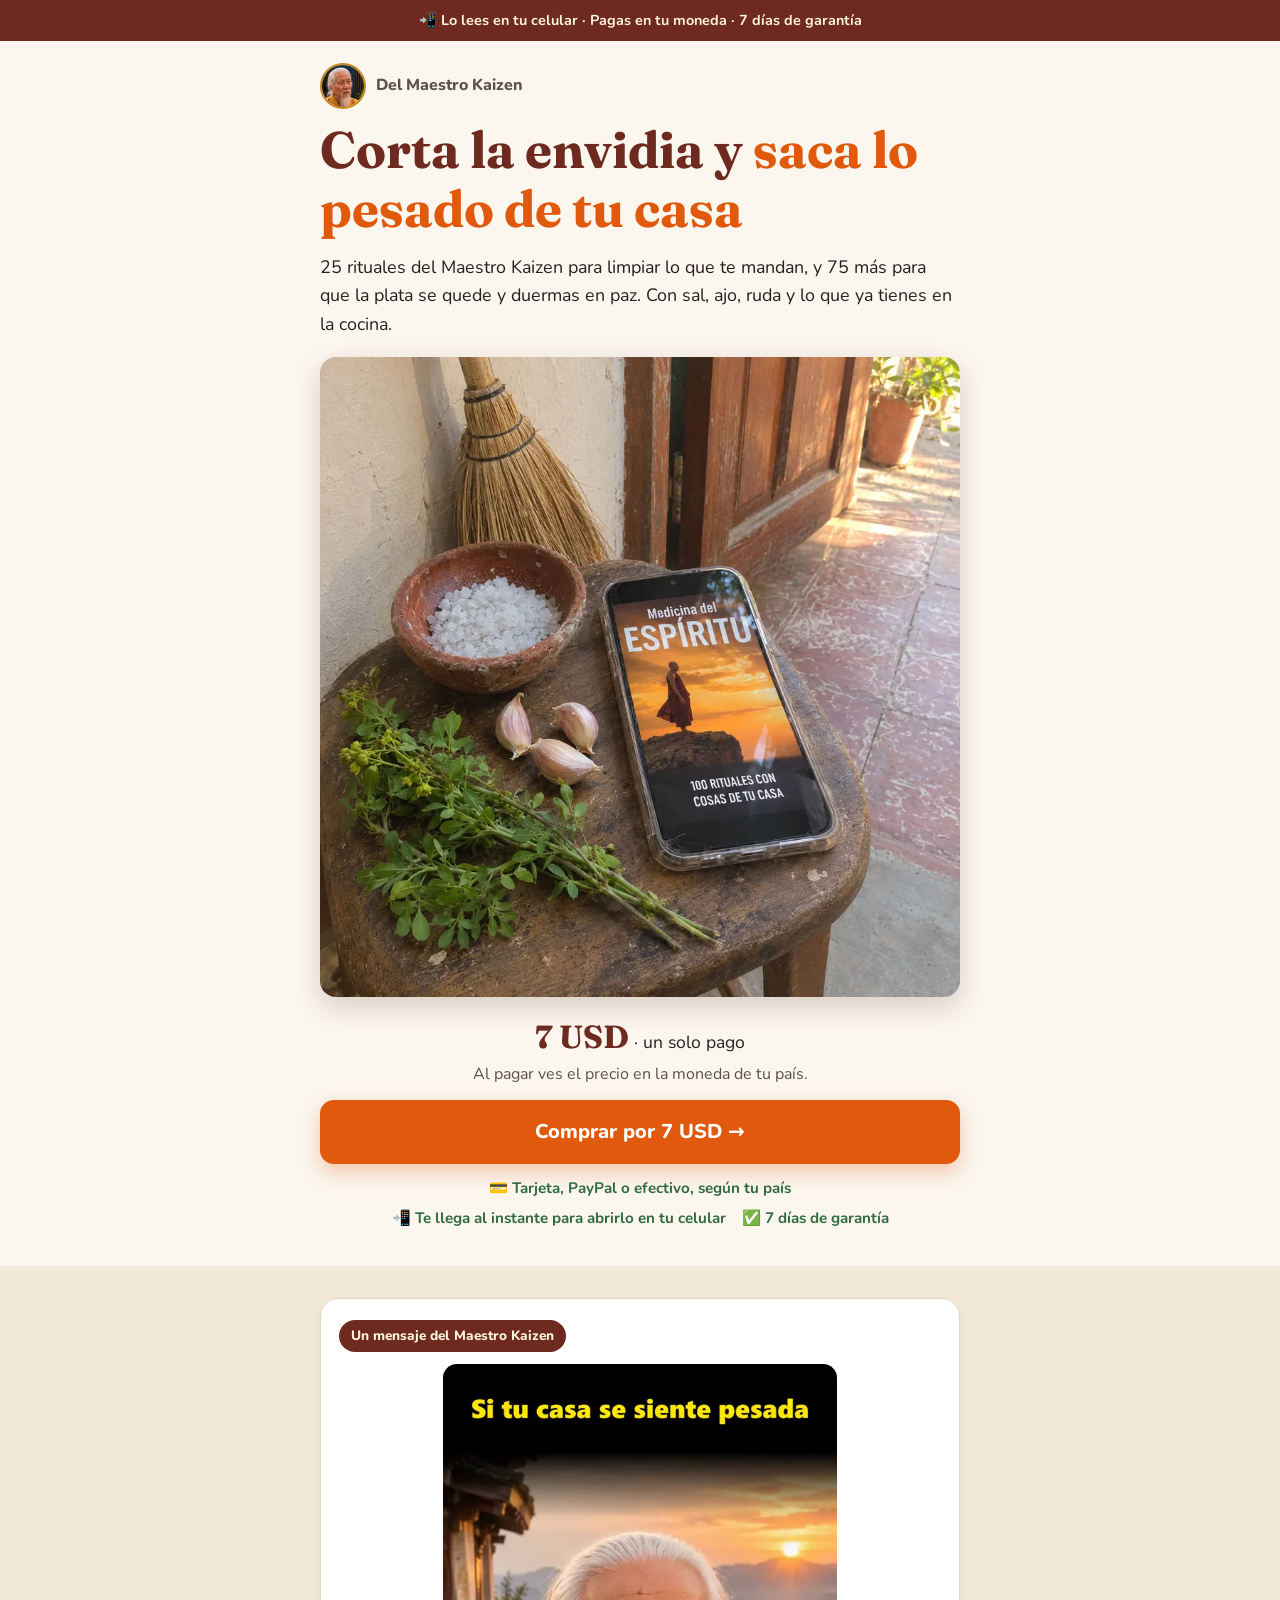
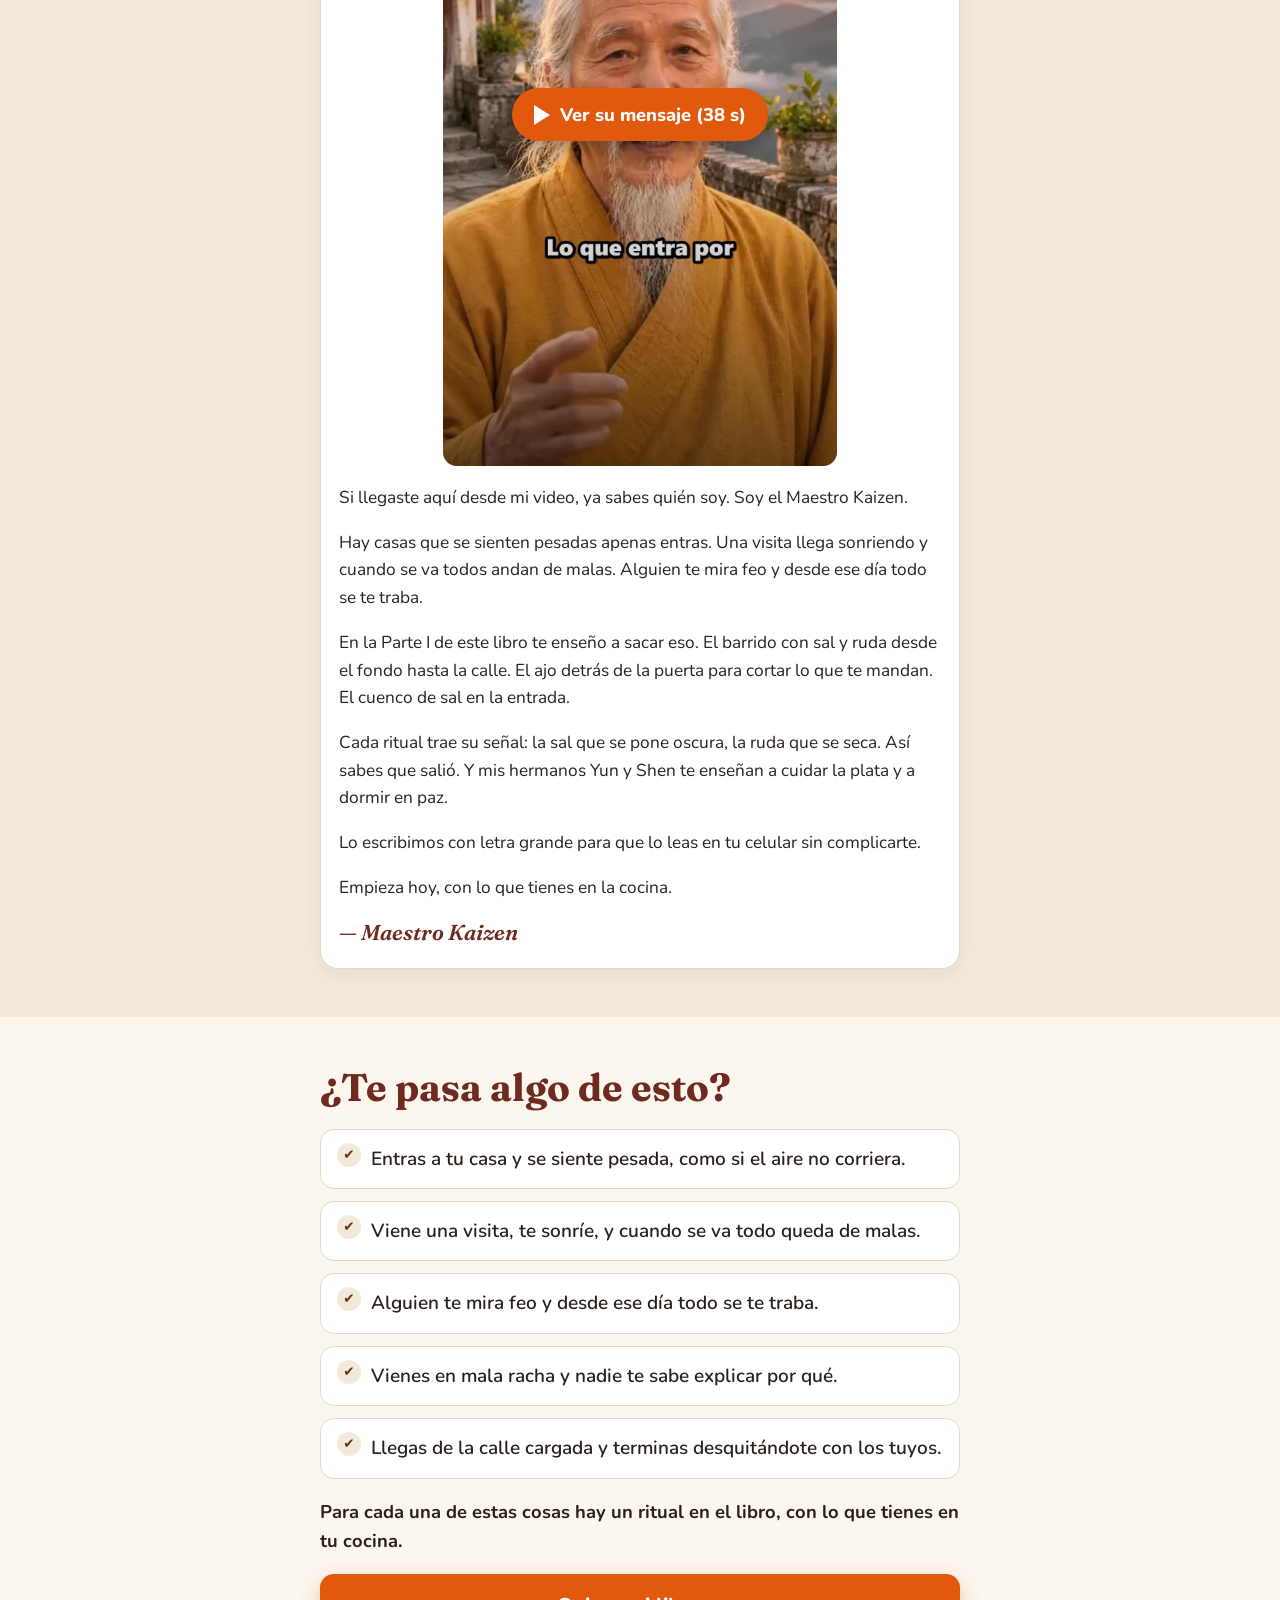
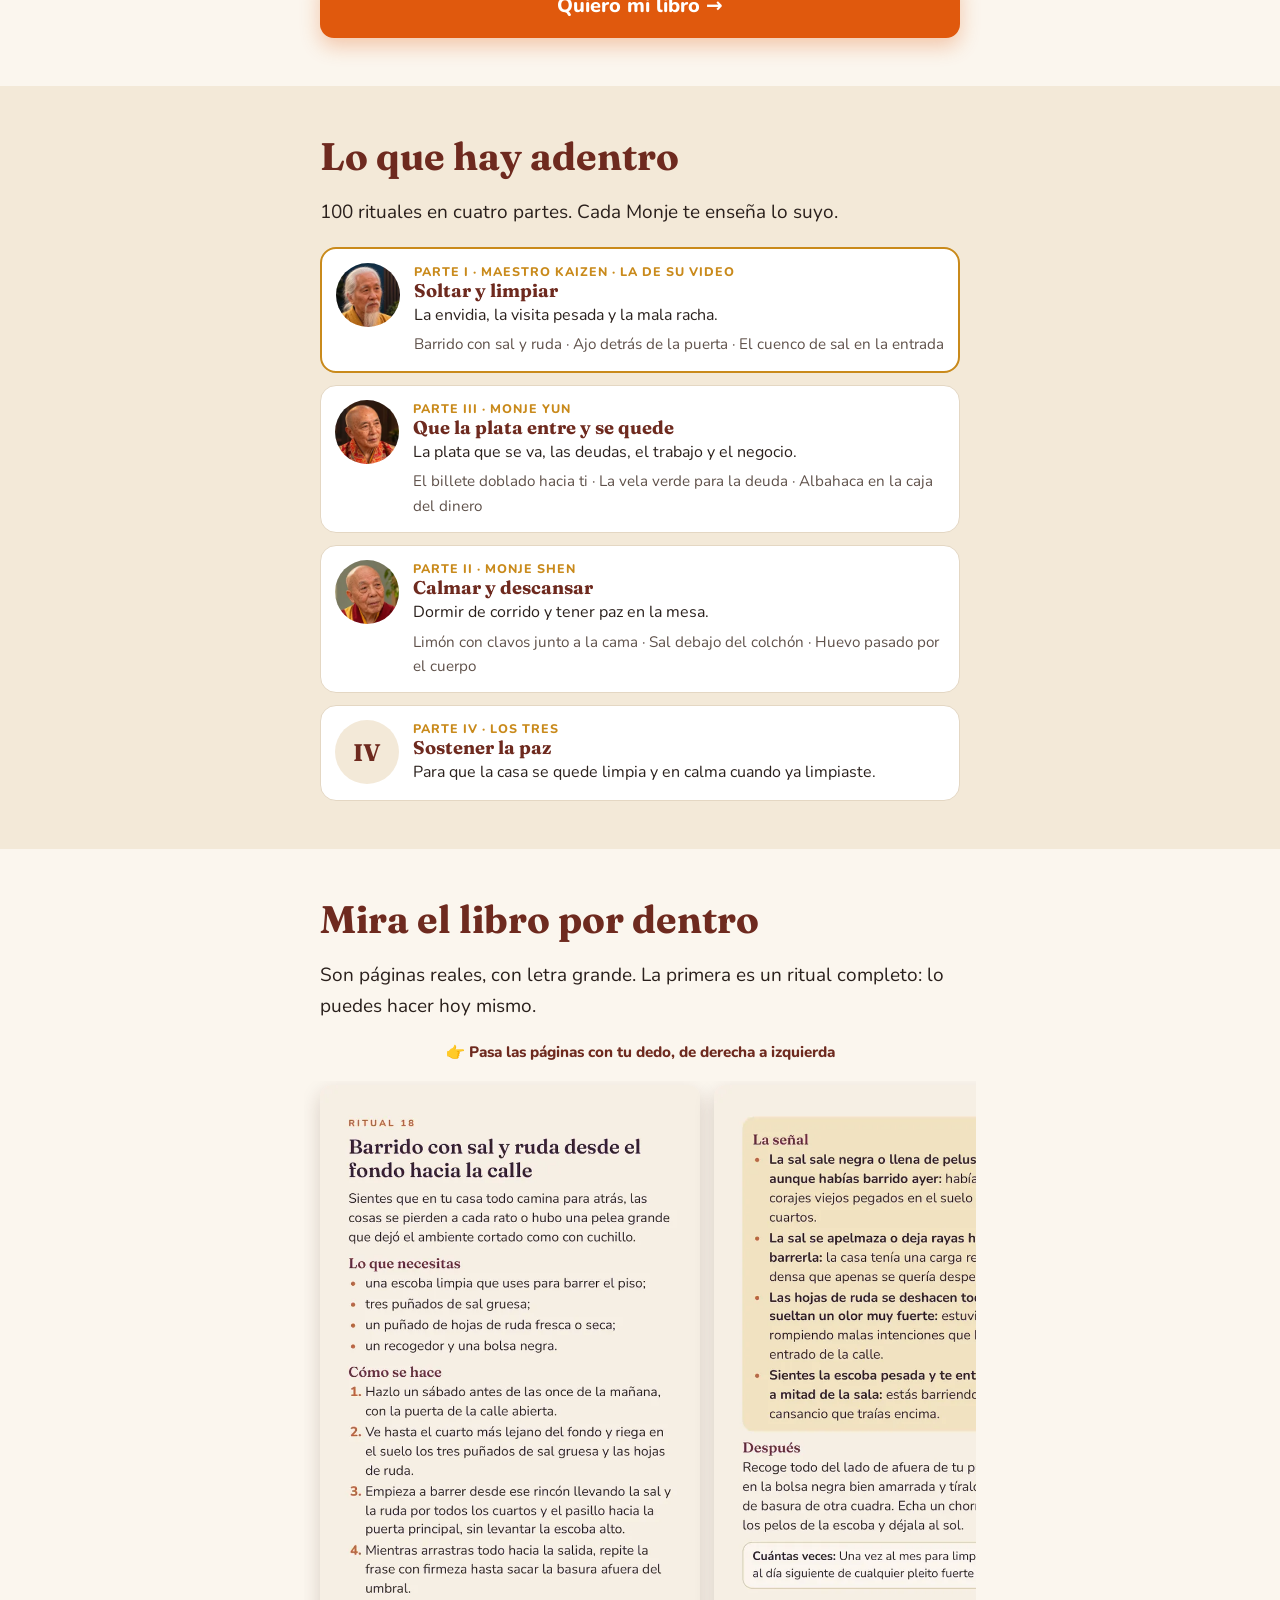
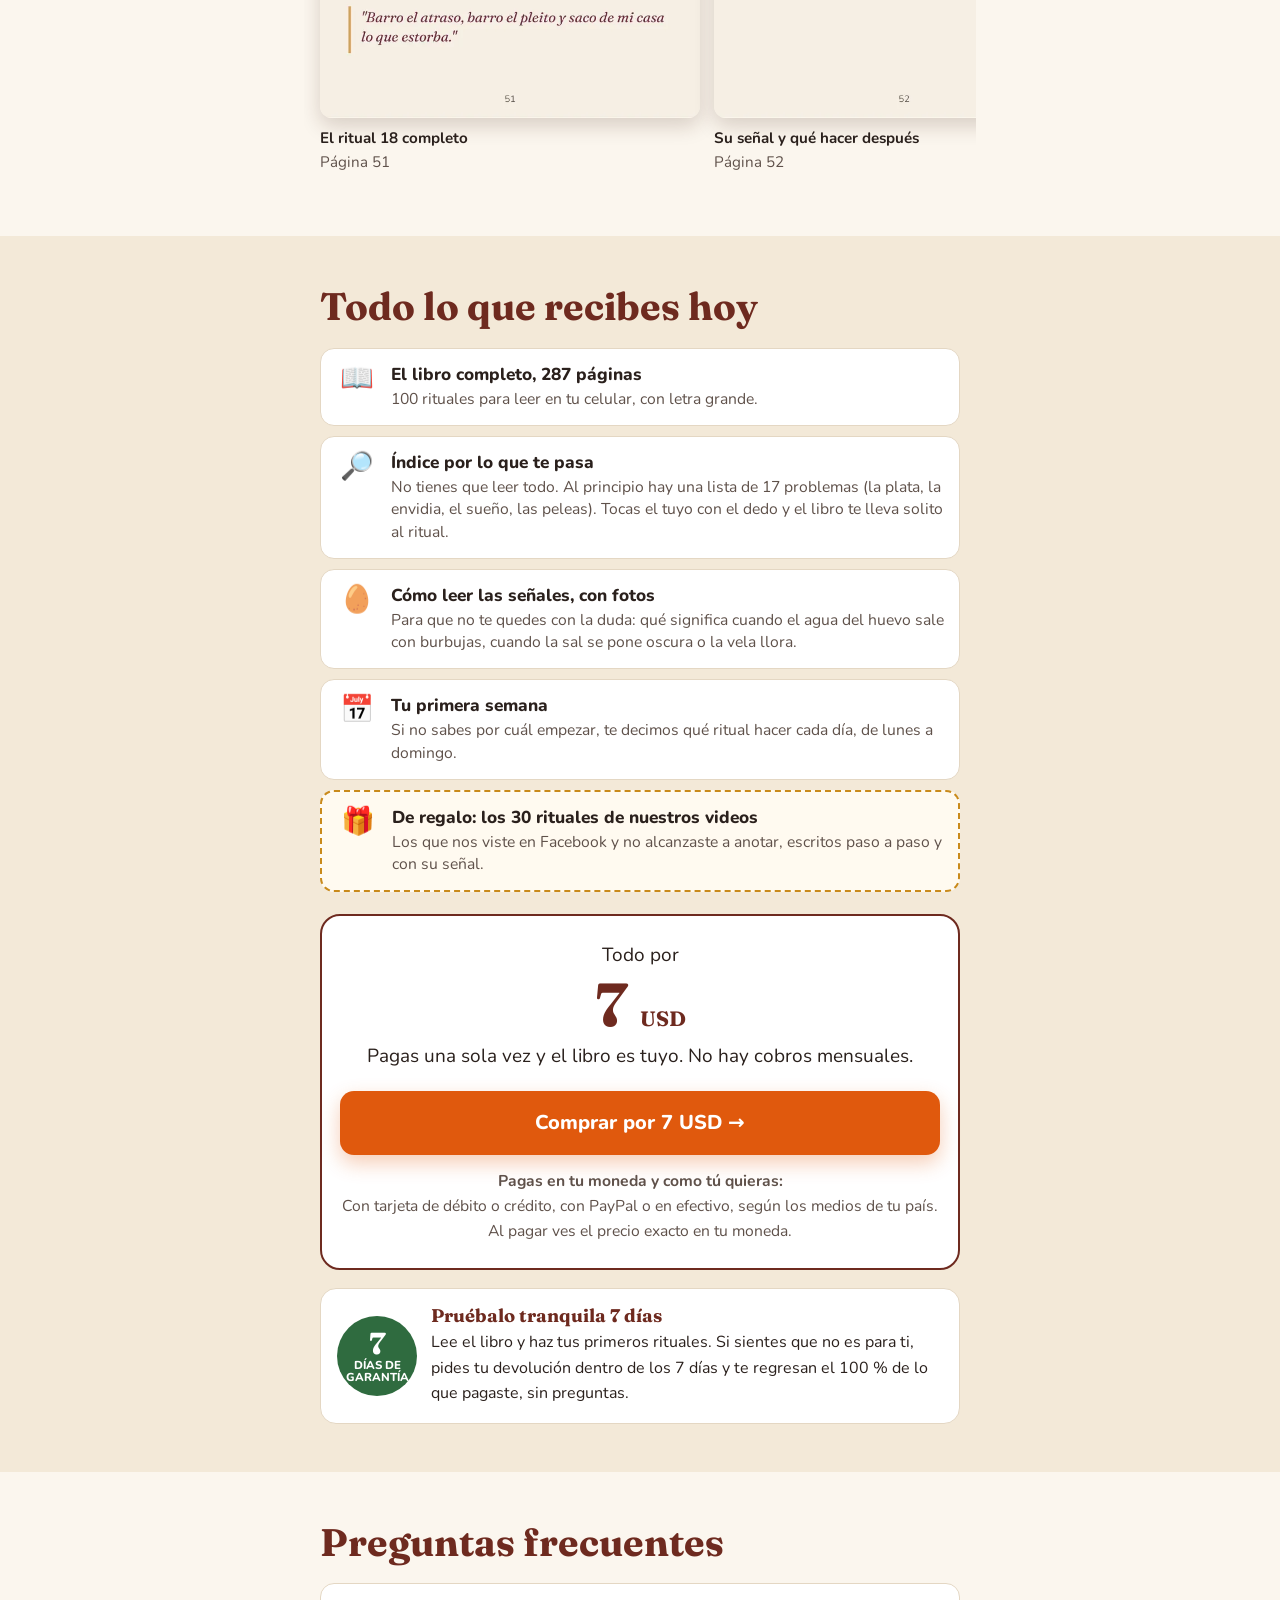
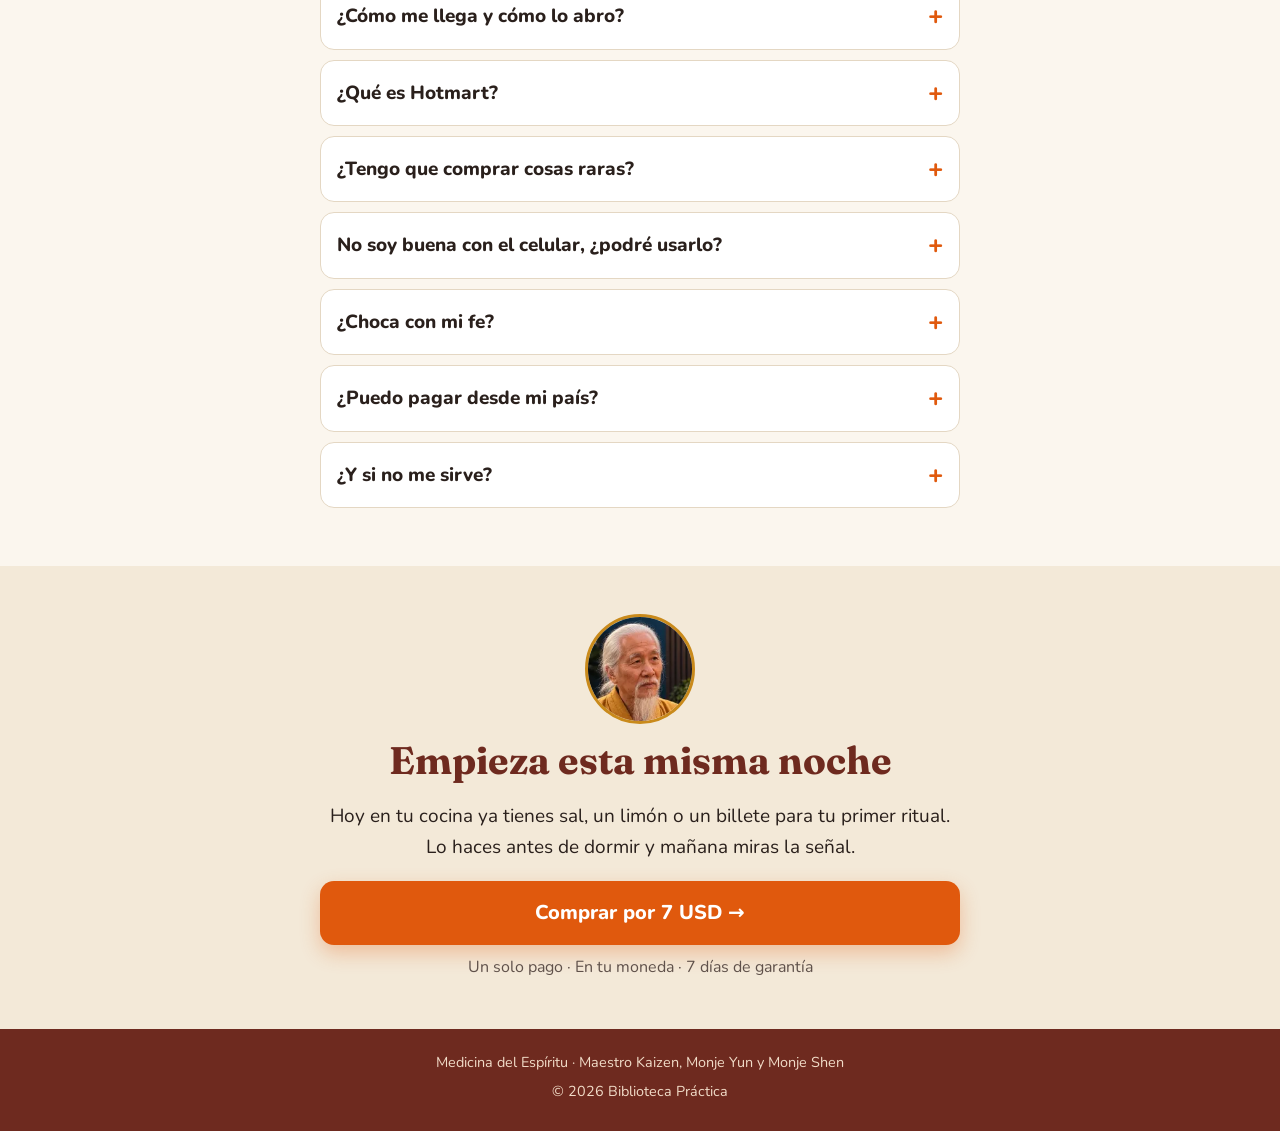
<file: medicina/kaizen/index.html>
<!doctype html>
<html lang="es">
<head>
  <meta charset="utf-8">
  <meta name="viewport" content="width=device-width, initial-scale=1">
  <meta name="theme-color" content="#fbf6ee">
  <title>Medicina del Espíritu | Maestro Kaizen</title>
  <meta name="description" content="25 rituales del Maestro Kaizen para limpiar lo que te mandan, y 75 más para que la plata se quede y duermas en paz. Con sal, ajo, ruda y lo que ya tienes en la cocina.">
  <meta property="og:type" content="website">
  <meta property="og:locale" content="es_LA">
  <meta property="og:title" content="Medicina del Espíritu: 100 rituales con cosas de tu casa">
  <meta property="og:description" content="25 rituales del Maestro Kaizen para limpiar lo que te mandan, y 75 más para que la plata se quede y duermas en paz. Con sal, ajo, ruda y lo que ya tienes en la cocina.">
  <meta property="og:image" content="https://biblioteca-practica.github.io/medicina/assets/producto-redes.jpg">
  <meta property="og:url" content="https://biblioteca-practica.github.io/medicina/kaizen/">
  <link rel="canonical" href="https://biblioteca-practica.github.io/medicina/kaizen/">
  <link rel="icon" href="../assets/hoja.svg" type="image/svg+xml">
  <link rel="preload" as="image" href="../assets/producto-kaizen.webp">
  <link rel="preconnect" href="https://fonts.googleapis.com">
  <link rel="preconnect" href="https://fonts.gstatic.com" crossorigin>
  <link href="https://fonts.googleapis.com/css2?family=Fraunces:wght@600;700&family=Nunito:wght@400;600;700;800&display=swap" rel="stylesheet">
  
  <script>
    if (location.protocol === 'file:' || /^(localhost|127\.0\.0\.1)$/.test(location.hostname)) {
      window.fbq = function () {};
    } else {
    !function(f,b,e,v,n,t,s){if(f.fbq)return;n=f.fbq=function(){n.callMethod?
    n.callMethod.apply(n,arguments):n.queue.push(arguments)};if(!f._fbq)f._fbq=n;
    n.push=n;n.loaded=!0;n.version='2.0';n.queue=[];t=b.createElement(e);t.async=!0;
    t.src=v;s=b.getElementsByTagName(e)[0];s.parentNode.insertBefore(t,s)}(window,
    document,'script','https://connect.facebook.net/en_US/fbevents.js');
    fbq('init', '1087344250838953');
    fbq('track', 'PageView');
    fbq('track', 'ViewContent', {content_name: 'Medicina del Espiritu', content_category: 'kaizen', value: 7, currency: 'USD'});
    }
  </script>
  <noscript><img height="1" width="1" style="display:none" src="https://www.facebook.com/tr?id=1087344250838953&ev=PageView&noscript=1"></noscript>
  <style>
    :root {
      --fondo: #fbf6ee; --fondo-2: #f3e9d8; --tinta: #2a201c; --suave: #5f514a; --linea: #e4d7c3;
      --vino: #6e2a1f; --oro: #c98a1b; --boton: #e0590d; --boton-hover: #f26a1b; --verde: #2f6b3f;
    }
    * { box-sizing: border-box; }
    html { scroll-behavior: smooth; }
    body { margin: 0; background: var(--fondo); color: var(--tinta); font: 400 19px/1.6 "Nunito", system-ui, sans-serif; -webkit-font-smoothing: antialiased; }
    img, video { max-width: 100%; height: auto; display: block; }
    h1, h2, h3 { font-family: "Fraunces", Georgia, serif; line-height: 1.15; margin: 0 0 .5em; color: var(--vino); }
    h2 { font-size: clamp(1.7rem, 7vw, 2.4rem); }
    p { margin: 0 0 1em; }
    .caja { width: min(100% - 32px, 640px); margin-inline: auto; }
    .seccion { padding: 48px 0; }
    .alt { background: var(--fondo-2); }
    .barra-top { background: var(--vino); color: #fff3df; text-align: center; font-size: .9rem; font-weight: 700; padding: 9px 12px; }

    .btn { display: flex; align-items: center; justify-content: center; gap: 10px; width: 100%; min-height: 64px; padding: 14px 20px;
      border-radius: 14px; background: var(--boton); color: #fff; font-weight: 800; font-size: 1.25rem; text-decoration: none; text-align: center;
      box-shadow: 0 8px 20px rgba(224, 89, 13, .3); transition: background .15s ease; }
    .btn:hover { background: var(--boton-hover); }
    .bajo { font-size: 1rem; color: var(--suave); margin: 10px 0 0; text-align: center; }
    .sellos { display: flex; flex-wrap: wrap; justify-content: center; gap: 6px 16px; list-style: none; padding: 0; margin: 12px 0 0; font-size: .95rem; font-weight: 700; color: var(--verde); }

    .hero { padding: 22px 0 36px; }
    .quien { display: flex; align-items: center; gap: 10px; font-weight: 800; color: var(--suave); font-size: 1rem; margin-bottom: 12px; }
    .quien img { width: 46px; height: 46px; border-radius: 50%; object-fit: cover; border: 2px solid var(--oro); }
    .hero h1 { font-size: clamp(2.1rem, 9vw, 3.2rem); margin-bottom: 14px; }
    .hero h1 em { font-style: normal; color: var(--boton); }
    .hero .sub { font-size: 1.12rem; color: var(--tinta); }
    .foto-hero { width: 100%; border-radius: 16px; margin: 18px 0 20px; box-shadow: 0 10px 28px rgba(60, 30, 10, .18); }
    .precio-hero { text-align: center; margin: 0 0 12px; font-size: 1.1rem; }
    .precio-hero b { font: 700 2rem "Fraunces", serif; color: var(--vino); }

    .mensaje { background: #fff; border: 1px solid var(--linea); border-radius: 18px; padding: 20px 18px 22px; box-shadow: 0 6px 18px rgba(60, 30, 10, .06); }
    .mensaje .etq { display: inline-block; background: var(--vino); color: #fff3df; font-weight: 800; font-size: .85rem; border-radius: 999px; padding: 5px 12px; margin-bottom: 12px; }
    .video { position: relative; border-radius: 14px; overflow: hidden; background: #000; aspect-ratio: 9 / 16; max-height: 78vh; margin: 0 auto 18px; }
    .video video, .video img { width: 100%; height: 100%; object-fit: cover; }
    .play { position: absolute; inset: 0; display: grid; place-items: center; background: linear-gradient(180deg, transparent 55%, rgba(0,0,0,.55)); border: 0; cursor: pointer; padding: 0; }
    .play span { display: flex; align-items: center; gap: 10px; background: var(--boton); color: #fff; font: 800 1.15rem "Nunito", sans-serif; border-radius: 999px; padding: 14px 22px; box-shadow: 0 8px 20px rgba(0,0,0,.35); }
    .play span::before { content: ""; border-left: 16px solid #fff; border-top: 10px solid transparent; border-bottom: 10px solid transparent; }
    .foto-monje { width: 100%; border-radius: 14px; aspect-ratio: 4 / 4.2; object-fit: cover; object-position: 50% 15%; margin-bottom: 16px; }
    .carta p { font-size: 1.08rem; }
    .firma { font: italic 600 1.35rem "Fraunces", serif; color: var(--vino); margin: 6px 0 0; }

    .dolores { list-style: none; padding: 0; margin: 0; display: grid; gap: 12px; }
    .dolores li { background: #fff; border: 1px solid var(--linea); border-radius: 14px; padding: 14px 16px 14px 50px; position: relative; font-weight: 600; }
    .dolores li::before { content: "✔"; position: absolute; left: 16px; top: 13px; width: 24px; height: 24px; border-radius: 50%; background: var(--fondo-2); color: var(--vino); display: grid; place-items: center; font-size: .85rem; }
    .remate { font-size: 1.15rem; font-weight: 700; margin-top: 18px; }

    .partes { display: grid; gap: 12px; margin-top: 16px; }
    .parte { display: grid; grid-template-columns: 64px 1fr; gap: 14px; background: #fff; border: 1px solid var(--linea); border-radius: 16px; padding: 14px; }
    .parte.suya { border: 2px solid var(--oro); }
    .parte img { width: 64px; height: 64px; border-radius: 50%; object-fit: cover; }
    .parte .num { width: 64px; height: 64px; border-radius: 50%; display: grid; place-items: center; background: var(--fondo-2); font: 700 1.5rem "Fraunces", serif; color: var(--vino); }
    .parte h3 { font-size: 1.15rem; margin: 0 0 2px; }
    .parte h3 small { display: block; font: 800 .78rem "Nunito", sans-serif; letter-spacing: .08em; text-transform: uppercase; color: var(--oro); }
    .parte p { margin: 0; font-size: 1rem; }
    .parte .ej { color: var(--suave); font-size: .95rem; margin-top: 4px; }

    .carrusel { display: flex; gap: 14px; overflow-x: auto; scroll-snap-type: x mandatory; padding: 4px 16px 14px; margin: 16px -16px 0; -webkit-overflow-scrolling: touch; }
    .carrusel figure { flex: 0 0 82%; max-width: 380px; margin: 0; scroll-snap-align: center; }
    .carrusel img { border-radius: 12px; box-shadow: 0 8px 20px rgba(60, 30, 10, .18); }
    .carrusel figcaption { font-size: .95rem; margin-top: 8px; color: var(--suave); }
    .carrusel figcaption b { display: block; color: var(--tinta); }
    .desliza { font-size: .95rem; color: var(--suave); text-align: center; margin: 4px 0 0; }

    .recibes { list-style: none; padding: 0; margin: 16px 0 22px; display: grid; gap: 10px; }
    .recibes li { display: grid; grid-template-columns: 44px 1fr; gap: 12px; align-items: start; background: #fff; border: 1px solid var(--linea); border-radius: 14px; padding: 14px; }
    .recibes .ico { font-size: 1.7rem; text-align: center; line-height: 1.2; }
    .recibes h3 { font: 800 1.08rem "Nunito", sans-serif; color: var(--tinta); margin: 0; }
    .recibes p { margin: 2px 0 0; font-size: .98rem; color: var(--suave); line-height: 1.45; }
    .recibes .regalo { border: 2px dashed var(--oro); background: #fffaf0; }
    .precio { background: #fff; border: 2px solid var(--vino); border-radius: 20px; padding: 24px 18px; text-align: center; }
    .precio .monto { font: 700 3.8rem/1 "Fraunces", serif; color: var(--vino); margin: 4px 0 6px; }
    .precio .monto small { font-size: 1.3rem; }
    .precio .pagos { font-size: .98rem; color: var(--suave); margin: 14px 0 0; }
    .precio .local { font-size: 1.15rem; margin: 0 0 12px; }
    [data-precio-local] b { color: var(--vino); }
    .garantia { display: grid; grid-template-columns: 80px 1fr; gap: 14px; align-items: center; margin-top: 18px; background: #fff; border: 1px solid var(--linea); border-radius: 16px; padding: 16px; }
    .garantia .sello { width: 80px; height: 80px; border-radius: 50%; display: grid; place-items: center; text-align: center; background: var(--verde); color: #fff; font: 800 .72rem/1.1 "Nunito", sans-serif; text-transform: uppercase; }
    .garantia .sello b { display: block; font: 700 1.9rem/1 "Fraunces", serif; }
    .garantia h3 { font-size: 1.15rem; margin: 0 0 4px; }
    .garantia p { margin: 0; font-size: 1rem; }

    .faq details { background: #fff; border: 1px solid var(--linea); border-radius: 14px; padding: 0 16px; margin-bottom: 10px; }
    .faq summary { cursor: pointer; font-weight: 800; padding: 17px 30px 17px 0; list-style: none; position: relative; }
    .faq summary::-webkit-details-marker { display: none; }
    .faq summary::after { content: "+"; position: absolute; right: 0; top: 12px; font-size: 1.6rem; color: var(--boton); }
    .faq details[open] summary::after { content: "–"; }
    .faq details p { margin: 0 0 16px; color: var(--suave); }

    .cierre { text-align: center; }
    .cierre .cara { width: 110px; height: 110px; border-radius: 50%; object-fit: cover; margin: 0 auto 14px; border: 3px solid var(--oro); }
    .pie { background: var(--vino); color: #f1dcc8; text-align: center; font-size: .9rem; padding: 22px 16px 100px; }
    .pie p { margin: 0 0 6px; }

    .barra-fija { position: fixed; left: 0; right: 0; bottom: 0; display: flex; align-items: center; justify-content: space-between; gap: 12px;
      padding: 10px 14px calc(10px + env(safe-area-inset-bottom)); background: #fff; border-top: 1px solid var(--linea);
      box-shadow: 0 -8px 24px rgba(60, 30, 10, .15); z-index: 20; transform: translateY(110%); transition: transform .25s ease; }
    .barra-fija.visible { transform: translateY(0); }
    .barra-fija .texto { font-size: .95rem; line-height: 1.25; font-weight: 700; }
    .barra-fija .texto b { color: var(--vino); font-size: 1.2rem; }
    .barra-fija .btn { width: auto; min-height: 52px; font-size: 1.08rem; padding: 10px 18px; box-shadow: none; }
    @media (min-width: 900px) { .barra-fija { display: none; } .pie { padding-bottom: 22px; } }
  </style>
</head>
<body>
  <div class="barra-top">📲 Lo lees en tu celular · Pagas en tu moneda · 7 días de garantía</div>

  <header class="hero">
    <div class="caja">
      <div class="quien"><img src="../assets/cara-kaizen.webp" width="46" height="46" alt="">Del Maestro Kaizen</div>
      <h1>Corta la envidia y <em>saca lo pesado de tu casa</em></h1>
      <p class="sub">25 rituales del Maestro Kaizen para limpiar lo que te mandan, y 75 más para que la plata se quede y duermas en paz. Con sal, ajo, ruda y lo que ya tienes en la cocina.</p>
      <img class="foto-hero" src="../assets/producto-kaizen.webp" width="900" height="900" alt="El libro Medicina del Espíritu en un celular, con sal, limón, huevo y una vela en la mesa">
      <p class="precio-hero"><b>7 USD</b> · un solo pago</p>
      <p class="bajo" style="margin:-6px 0 12px" data-precio-local>Al pagar ves el precio en la moneda de tu país.</p>
      <a class="btn" href="#comprar" data-boton="hero">Comprar por 7 USD →</a>
      <ul class="sellos"><li>💳 Tarjeta, PayPal o efectivo, según tu país</li><li>📲 Te llega al instante para abrirlo en tu celular</li><li>✅ 7 días de garantía</li></ul>
    </div>
  </header>

  <section class="seccion alt" style="padding-top:32px">
    <div class="caja">
      <div class="mensaje">
        <span class="etq">Un mensaje del Maestro Kaizen</span>
        <div class="video"><video playsinline preload="none" poster="../assets/poster-kaizen.webp" src="../assets/video-kaizen.mp4"></video><button class="play" type="button" aria-label="Ver el mensaje"><span>Ver su mensaje (38 s)</span></button></div>
        <div class="carta"><p>Si llegaste aquí desde mi video, ya sabes quién soy. Soy el Maestro Kaizen.</p><p>Hay casas que se sienten pesadas apenas entras. Una visita llega sonriendo y cuando se va todos andan de malas. Alguien te mira feo y desde ese día todo se te traba.</p><p>En la Parte I de este libro te enseño a sacar eso. El barrido con sal y ruda desde el fondo hasta la calle. El ajo detrás de la puerta para cortar lo que te mandan. El cuenco de sal en la entrada.</p><p>Cada ritual trae su señal: la sal que se pone oscura, la ruda que se seca. Así sabes que salió. Y mis hermanos Yun y Shen te enseñan a cuidar la plata y a dormir en paz.</p><p>Lo escribimos con letra grande para que lo leas en tu celular sin complicarte.</p><p>Empieza hoy, con lo que tienes en la cocina.</p></div>
        <p class="firma">— Maestro Kaizen</p>
      </div>
    </div>
  </section>

  <section class="seccion">
    <div class="caja">
      <h2>¿Te pasa algo de esto?</h2>
      <ul class="dolores"><li>Entras a tu casa y se siente pesada, como si el aire no corriera.</li><li>Viene una visita, te sonríe, y cuando se va todo queda de malas.</li><li>Alguien te mira feo y desde ese día todo se te traba.</li><li>Vienes en mala racha y nadie te sabe explicar por qué.</li><li>Llegas de la calle cargada y terminas desquitándote con los tuyos.</li></ul>
      <p class="remate">Para cada una de estas cosas hay un ritual en el libro, con lo que tienes en tu cocina.</p>
      <a class="btn" href="#comprar" data-boton="dolores">Quiero mi libro →</a>
    </div>
  </section>

  <section class="seccion alt">
    <div class="caja">
      <h2>Lo que hay adentro</h2>
      <p>100 rituales en cuatro partes. Cada Monje te enseña lo suyo.</p>
      <div class="partes"><div class="parte suya"><img src="../assets/cara-kaizen.webp" width="64" height="64" loading="lazy" alt=""><div><h3><small>Parte I · Maestro Kaizen · la de su video</small>Soltar y limpiar</h3><p>La envidia, la visita pesada y la mala racha.</p><p class="ej">Barrido con sal y ruda · Ajo detrás de la puerta · El cuenco de sal en la entrada</p></div></div><div class="parte"><img src="../assets/cara-yun.webp" width="64" height="64" loading="lazy" alt=""><div><h3><small>Parte III · Monje Yun</small>Que la plata entre y se quede</h3><p>La plata que se va, las deudas, el trabajo y el negocio.</p><p class="ej">El billete doblado hacia ti · La vela verde para la deuda · Albahaca en la caja del dinero</p></div></div><div class="parte"><img src="../assets/cara-shen.webp" width="64" height="64" loading="lazy" alt=""><div><h3><small>Parte II · Monje Shen</small>Calmar y descansar</h3><p>Dormir de corrido y tener paz en la mesa.</p><p class="ej">Limón con clavos junto a la cama · Sal debajo del colchón · Huevo pasado por el cuerpo</p></div></div><div class="parte"><span class="num">IV</span><div><h3><small>Parte IV · Los tres</small>Sostener la paz</h3><p>Para que la casa se quede limpia y en calma cuando ya limpiaste.</p></div></div></div>
    </div>
  </section>

  <section class="seccion">
    <div class="caja">
      <h2>Mira el libro por dentro</h2>
      <p>Son páginas reales, con letra grande. La primera es un ritual completo: lo puedes hacer hoy mismo.</p>
      <p class="desliza" style="font-weight:800;color:var(--vino)">👉 Pasa las páginas con tu dedo, de derecha a izquierda</p>
      <div class="carrusel"><figure><a href="../assets/pag-kaizen-ritual.webp" target="_blank" rel="noopener"><img src="../assets/pag-kaizen-ritual.webp" width="681" height="1135" loading="lazy" decoding="async" alt="El ritual 18 completo"></a><figcaption><b>El ritual 18 completo</b>Página 51</figcaption></figure><figure><a href="../assets/pag-kaizen-senal.webp" target="_blank" rel="noopener"><img src="../assets/pag-kaizen-senal.webp" width="681" height="1135" loading="lazy" decoding="async" alt="Su señal y qué hacer después"></a><figcaption><b>Su señal y qué hacer después</b>Página 52</figcaption></figure><figure><a href="../assets/pag-indice.webp" target="_blank" rel="noopener"><img src="../assets/pag-indice.webp" width="681" height="1135" loading="lazy" decoding="async" alt="El índice por lo que te pasa"></a><figcaption><b>El índice por lo que te pasa</b>Página 7</figcaption></figure><figure><a href="../assets/pag-parte.webp" target="_blank" rel="noopener"><img src="../assets/pag-parte.webp" width="681" height="1135" loading="lazy" decoding="async" alt="Cada parte con su Monje"></a><figcaption><b>Cada parte con su Monje</b>Página 16</figcaption></figure></div>
    </div>
  </section>

  <section class="seccion alt" id="comprar">
    <div class="caja">
      <h2>Todo lo que recibes hoy</h2>
      <ul class="recibes">
        <li><span class="ico">📖</span><div><h3>El libro completo, 287 páginas</h3><p>100 rituales para leer en tu celular, con letra grande.</p></div></li>
        <li><span class="ico">🔎</span><div><h3>Índice por lo que te pasa</h3><p>No tienes que leer todo. Al principio hay una lista de 17 problemas (la plata, la envidia, el sueño, las peleas). Tocas el tuyo con el dedo y el libro te lleva solito al ritual.</p></div></li>
        <li><span class="ico">🥚</span><div><h3>Cómo leer las señales, con fotos</h3><p>Para que no te quedes con la duda: qué significa cuando el agua del huevo sale con burbujas, cuando la sal se pone oscura o la vela llora.</p></div></li>
        <li><span class="ico">📅</span><div><h3>Tu primera semana</h3><p>Si no sabes por cuál empezar, te decimos qué ritual hacer cada día, de lunes a domingo.</p></div></li>
        <li class="regalo"><span class="ico">🎁</span><div><h3>De regalo: los 30 rituales de nuestros videos</h3><p>Los que nos viste en Facebook y no alcanzaste a anotar, escritos paso a paso y con su señal.</p></div></li>
      </ul>
      <div class="precio">
        <div>Todo por</div>
        <div class="monto">7 <small>USD</small></div>
        <p class="local" data-precio-local hidden></p>
        <p>Pagas una sola vez y el libro es tuyo. No hay cobros mensuales.</p>
        <a class="btn" href="#comprar" data-boton="precio">Comprar por 7 USD →</a>
        <p class="pagos"><b>Pagas en tu moneda y como tú quieras:</b><br>Con tarjeta de débito o crédito, con PayPal o en efectivo, según los medios de tu país. Al pagar ves el precio exacto en tu moneda.</p>
      </div>
      <div class="garantia">
        <div class="sello"><span><b>7</b>días de garantía</span></div>
        <div><h3>Pruébalo tranquila 7 días</h3><p>Lee el libro y haz tus primeros rituales. Si sientes que no es para ti, pides tu devolución dentro de los 7 días y te regresan el 100 % de lo que pagaste, sin preguntas.</p></div>
      </div>
    </div>
  </section>

  <section class="seccion faq">
    <div class="caja">
      <h2>Preguntas frecuentes</h2>
      <details><summary>¿Cómo me llega y cómo lo abro?</summary><p>Apenas pagas, te llega un correo de Hotmart con el botón para abrir tu libro. Lo descargas y queda guardado en tu celular para leerlo cuando quieras. Si no ves el correo, búscalo en «Correo no deseado». Si pagas en efectivo, te llega apenas se confirma tu pago.</p></details>
      <details><summary>¿Qué es Hotmart?</summary><p>Es la plataforma que cobra y te entrega el libro. Es de Brasil y la usan miles de autores de libros y cursos en toda Latinoamérica. Tus datos de pago quedan con ellos, no con nosotros, y desde ahí pides tu devolución si la necesitas.</p></details>
      <details><summary>¿Tengo que comprar cosas raras?</summary><p>Casi todo está en tu cocina: sal, limón, huevo, canela, ajo, romero, laurel y un vaso de agua. Lo demás (alumbre, ruda, una vela) lo consigues en el mercado por poco.</p></details>
      <details><summary>No soy buena con el celular, ¿podré usarlo?</summary><p>Sí, está hecho pensando en ti. Tiene letra grande. Al principio hay una lista de problemas: tocas el tuyo con el dedo (por ejemplo «La plata no te alcanza») y el libro te lleva solito al ritual. Si te trabas, nos escribes y te ayudamos.</p></details>
      <details><summary>¿Choca con mi fe?</summary><p>No. Son rituales con cosas de tu casa y no te piden cambiar lo que crees. Si rezas, puedes sumar tu oración al ritual.</p></details>
      <details><summary>¿Puedo pagar desde mi país?</summary><p>Sí. Al tocar el botón, Hotmart te muestra el precio en tu moneda y las formas de pago de tu país.</p></details>
      <details><summary>¿Y si no me sirve?</summary><p>Tienes 7 días de garantía. Pides el reembolso desde Hotmart y te devuelven todo lo que pagaste.</p></details>
    </div>
  </section>

  <section class="seccion alt cierre">
    <div class="caja">
      <img class="cara" src="../assets/cara-kaizen.webp" width="110" height="110" loading="lazy" alt="">
      <h2>Empieza esta misma noche</h2>
      <p>Hoy en tu cocina ya tienes sal, un limón o un billete para tu primer ritual. Lo haces antes de dormir y mañana miras la señal.</p>
      <a class="btn" href="#comprar" data-boton="cierre">Comprar por 7 USD →</a>
      <p class="bajo">Un solo pago · En tu moneda · 7 días de garantía</p>
    </div>
  </section>

  <footer class="pie">
    <p>Medicina del Espíritu · Maestro Kaizen, Monje Yun y Monje Shen</p>
    <p>© 2026 Biblioteca Práctica</p>
  </footer>

  <div class="barra-fija" aria-hidden="true">
    <div class="texto">Medicina del Espíritu<br><b>7 USD</b> · pago único</div>
    <a class="btn" href="#comprar" data-boton="barra">Comprar →</a>
  </div>

  <script>
    var LINK_COMPRA = "https://pay.hotmart.com/H108389273M";
    var CLARITY_ID = "z3456uvziu";
    var entrada = new URLSearchParams(location.search);
    var origen = entrada.get("src") || (entrada.has("fbclid") ? "fb-kaizen" : "landing-kaizen");
    var PRECIOS = {"MX": "En tu moneda son unos <b>$159 pesos mexicanos</b>, IVA incluido.", "US": "En tu país pagas en dólares: son <b>7 dólares</b>.", "AR": "En tu moneda son unos <b>$12.800 pesos argentinos</b>.", "CO": "En tu moneda son unos <b>$24.200 pesos colombianos</b>.", "PE": "En tu moneda son unos <b>27 soles</b>.", "CL": "En tu moneda son unos <b>$7.160 pesos chilenos</b>, IVA incluido.", "EC": "En tu país pagas en dólares: son <b>7 dólares</b>.", "VE": "En tu país pagas en dólares: son <b>7 dólares</b>.", "BO": "En tu moneda son unos <b>89 bolivianos</b>.", "PY": "En tu moneda son unos <b>46.200 guaraníes</b>.", "UY": "En tu moneda son unos <b>$299 pesos uruguayos</b>.", "CR": "En tu moneda son unos <b>3.350 colones</b>.", "GT": "En tu moneda son unos <b>57 quetzales</b>.", "HN": "En tu moneda son unos <b>200 lempiras</b>.", "SV": "En tu país pagas en dólares: son <b>7 dólares</b>.", "NI": "En tu país pagas en dólares: son <b>7 dólares</b>.", "DO": "En tu moneda son unos <b>$449 pesos dominicanos</b>.", "PR": "En tu país pagas en dólares: son <b>7 dólares</b>.", "ES": "En tu moneda son <b>7 euros</b>, IVA incluido.", "CA": "En tu moneda son unos <b>12 dólares canadienses</b>, impuestos incluidos.", "IT": "En tu moneda son <b>7 euros</b>, impuestos incluidos.", "DE": "En tu moneda son <b>7 euros</b>, impuestos incluidos.", "FR": "En tu moneda son <b>7 euros</b>, impuestos incluidos.", "GB": "En tu moneda son <b>7 libras</b>.", "PT": "En tu moneda son <b>7 euros</b>, impuestos incluidos.", "CH": "En tu moneda son <b>7 francos suizos</b>."}, ZONAS = {"America/Mexico_City":"MX","America/Cancun":"MX","America/Merida":"MX","America/Monterrey":"MX","America/Matamoros":"MX","America/Chihuahua":"MX","America/Ciudad_Juarez":"MX","America/Ojinaga":"MX","America/Mazatlan":"MX","America/Bahia_Banderas":"MX","America/Hermosillo":"MX","America/Tijuana":"MX","America/Santa_Isabel":"MX","America/Ensenada":"MX","Mexico/General":"MX","Mexico/BajaNorte":"MX","Mexico/BajaSur":"MX","America/New_York":"US","America/Detroit":"US","America/Chicago":"US","America/Denver":"US","America/Boise":"US","America/Phoenix":"US","America/Los_Angeles":"US","America/Anchorage":"US","America/Juneau":"US","America/Sitka":"US","America/Metlakatla":"US","America/Yakutat":"US","America/Nome":"US","America/Adak":"US","Pacific/Honolulu":"US","America/Indianapolis":"US","America/Fort_Wayne":"US","America/Louisville":"US","America/Menominee":"US","America/Shiprock":"US","America/Knox_IN":"US","US/Eastern":"US","US/Central":"US","US/Mountain":"US","US/Pacific":"US","US/Arizona":"US","US/Alaska":"US","US/Hawaii":"US","US/Michigan":"US","US/East-Indiana":"US","US/Indiana-Starke":"US","America/Buenos_Aires":"AR","America/Cordoba":"AR","America/Catamarca":"AR","America/Jujuy":"AR","America/Mendoza":"AR","America/Rosario":"AR","America/Bogota":"CO","America/Lima":"PE","America/Santiago":"CL","America/Punta_Arenas":"CL","America/Coyhaique":"CL","Pacific/Easter":"CL","Chile/Continental":"CL","Chile/EasterIsland":"CL","America/Guayaquil":"EC","Pacific/Galapagos":"EC","America/Caracas":"VE","America/La_Paz":"BO","America/Asuncion":"PY","America/Montevideo":"UY","America/Costa_Rica":"CR","America/Guatemala":"GT","America/Tegucigalpa":"HN","America/El_Salvador":"SV","America/Managua":"NI","America/Santo_Domingo":"DO","America/Puerto_Rico":"PR","Europe/Madrid":"ES","Atlantic/Canary":"ES","Africa/Ceuta":"ES","Europe/Rome":"IT","Europe/Berlin":"DE","Europe/Busingen":"DE","Europe/Paris":"FR","Europe/Lisbon":"PT","Atlantic/Madeira":"PT","Atlantic/Azores":"PT","Europe/London":"GB","Europe/Belfast":"GB","Europe/Zurich":"CH","America/Toronto":"CA","America/Montreal":"CA","America/Vancouver":"CA","America/Edmonton":"CA","America/Winnipeg":"CA","America/Halifax":"CA","America/St_Johns":"CA","America/Regina":"CA","America/Moncton":"CA","America/Thunder_Bay":"CA"};
    var pais = (entrada.get("pais") || "").toUpperCase();
    if (!PRECIOS[pais]) {
      pais = "";
      try {
        var zonaHoraria = Intl.DateTimeFormat().resolvedOptions().timeZone || "";
        pais = ZONAS[zonaHoraria] || (zonaHoraria.indexOf("America/Argentina/") === 0 ? "AR" : /^America\/(Indiana|Kentucky|North_Dakota)\//.test(zonaHoraria) ? "US" : "");
      } catch (e) {}
    }
    if (pais) document.querySelectorAll("[data-precio-local]").forEach(function (el) { el.innerHTML = PRECIOS[pais]; el.hidden = false; });
    var destino = new URL(LINK_COMPRA);
    destino.searchParams.set("src", origen);
    entrada.forEach(function (valor, clave) { if (clave.indexOf("utm_") === 0 || clave === "sck") destino.searchParams.set(clave, valor); });
    document.querySelectorAll(".btn").forEach(function (boton) {
      boton.href = destino.toString();
      boton.addEventListener("click", function () {
        fbq("track", "InitiateCheckout", {value: 7, currency: "USD"});
        fbq("trackCustom", "ClicComprar", {boton: boton.dataset.boton, landing: "kaizen", origen: origen});
      });
    });
    var marcas = [25, 50, 75, 100], vistas = {};
    addEventListener("scroll", function () {
      var total = document.documentElement.scrollHeight - innerHeight;
      var avance = total > 0 ? Math.round(scrollY / total * 100) : 100;
      marcas.forEach(function (m) { if (avance >= m && !vistas[m]) { vistas[m] = 1; fbq("trackCustom", "Scroll" + m, {landing: "kaizen"}); } });
    }, {passive: true});
    var video = document.querySelector(".video video"), play = document.querySelector(".play");
    if (video && play) {
      play.addEventListener("click", function () { play.remove(); video.controls = true; video.play(); fbq("trackCustom", "PlayVideoMonje", {landing: "kaizen"}); });
    }
    var barra = document.querySelector(".barra-fija"), botonHero = document.querySelector('[data-boton="hero"]'), zona = document.querySelector(".precio"), enCompra = false;
    function actualizar() { var m = botonHero.getBoundingClientRect().bottom < 0 && !enCompra; barra.classList.toggle("visible", m); barra.setAttribute("aria-hidden", String(!m)); }
    if ("IntersectionObserver" in window) new IntersectionObserver(function (e) { enCompra = e[0].isIntersecting; actualizar(); }).observe(zona);
    addEventListener("scroll", actualizar, {passive: true});
    var local = location.protocol === "file:" || /^(localhost|127\.0\.0\.1)$/.test(location.hostname);
    if (CLARITY_ID && !local) {
      (function(c,l,a,r,i,t,y){c[a]=c[a]||function(){(c[a].q=c[a].q||[]).push(arguments)};
      t=l.createElement(r);t.async=1;t.src="https://www.clarity.ms/tag/"+i;
      y=l.getElementsByTagName(r)[0];y.parentNode.insertBefore(t,y);})(window,document,"clarity","script",CLARITY_ID);
    }
  </script>
</body>
</html>
</file>
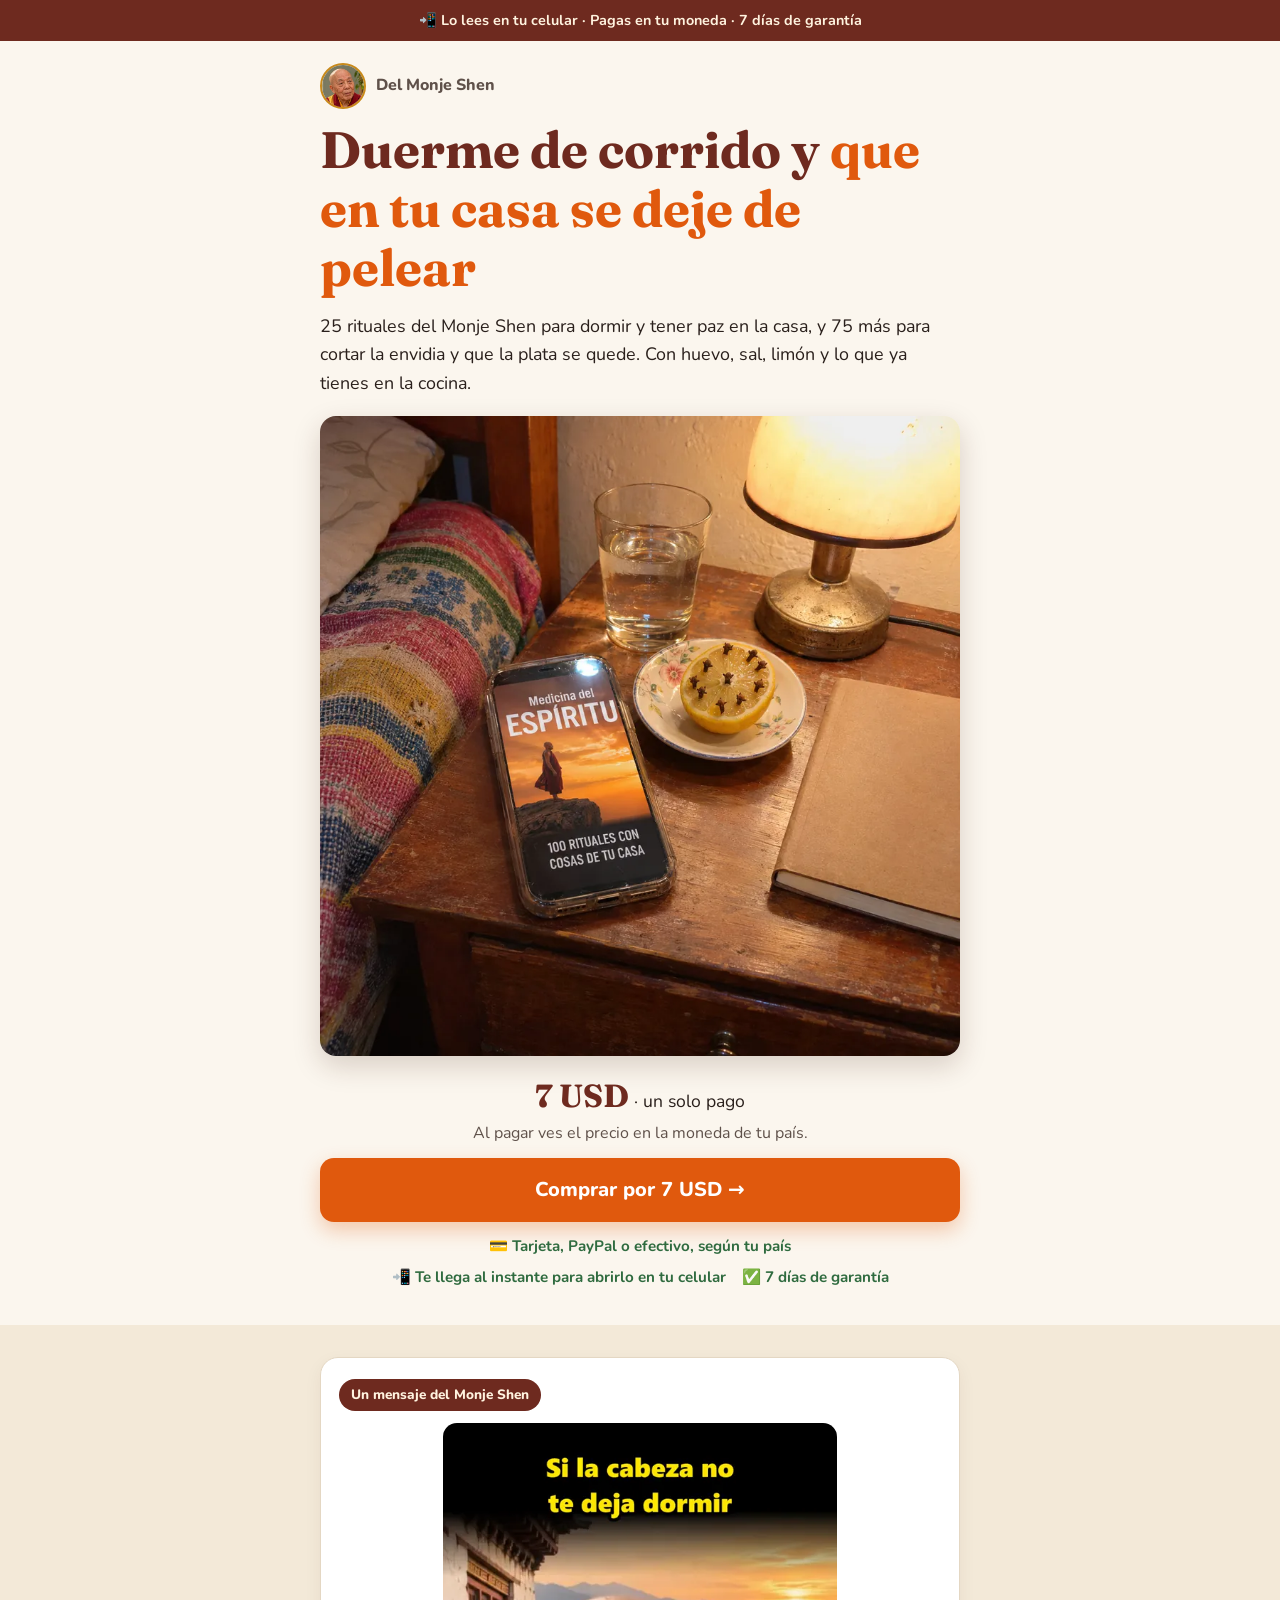
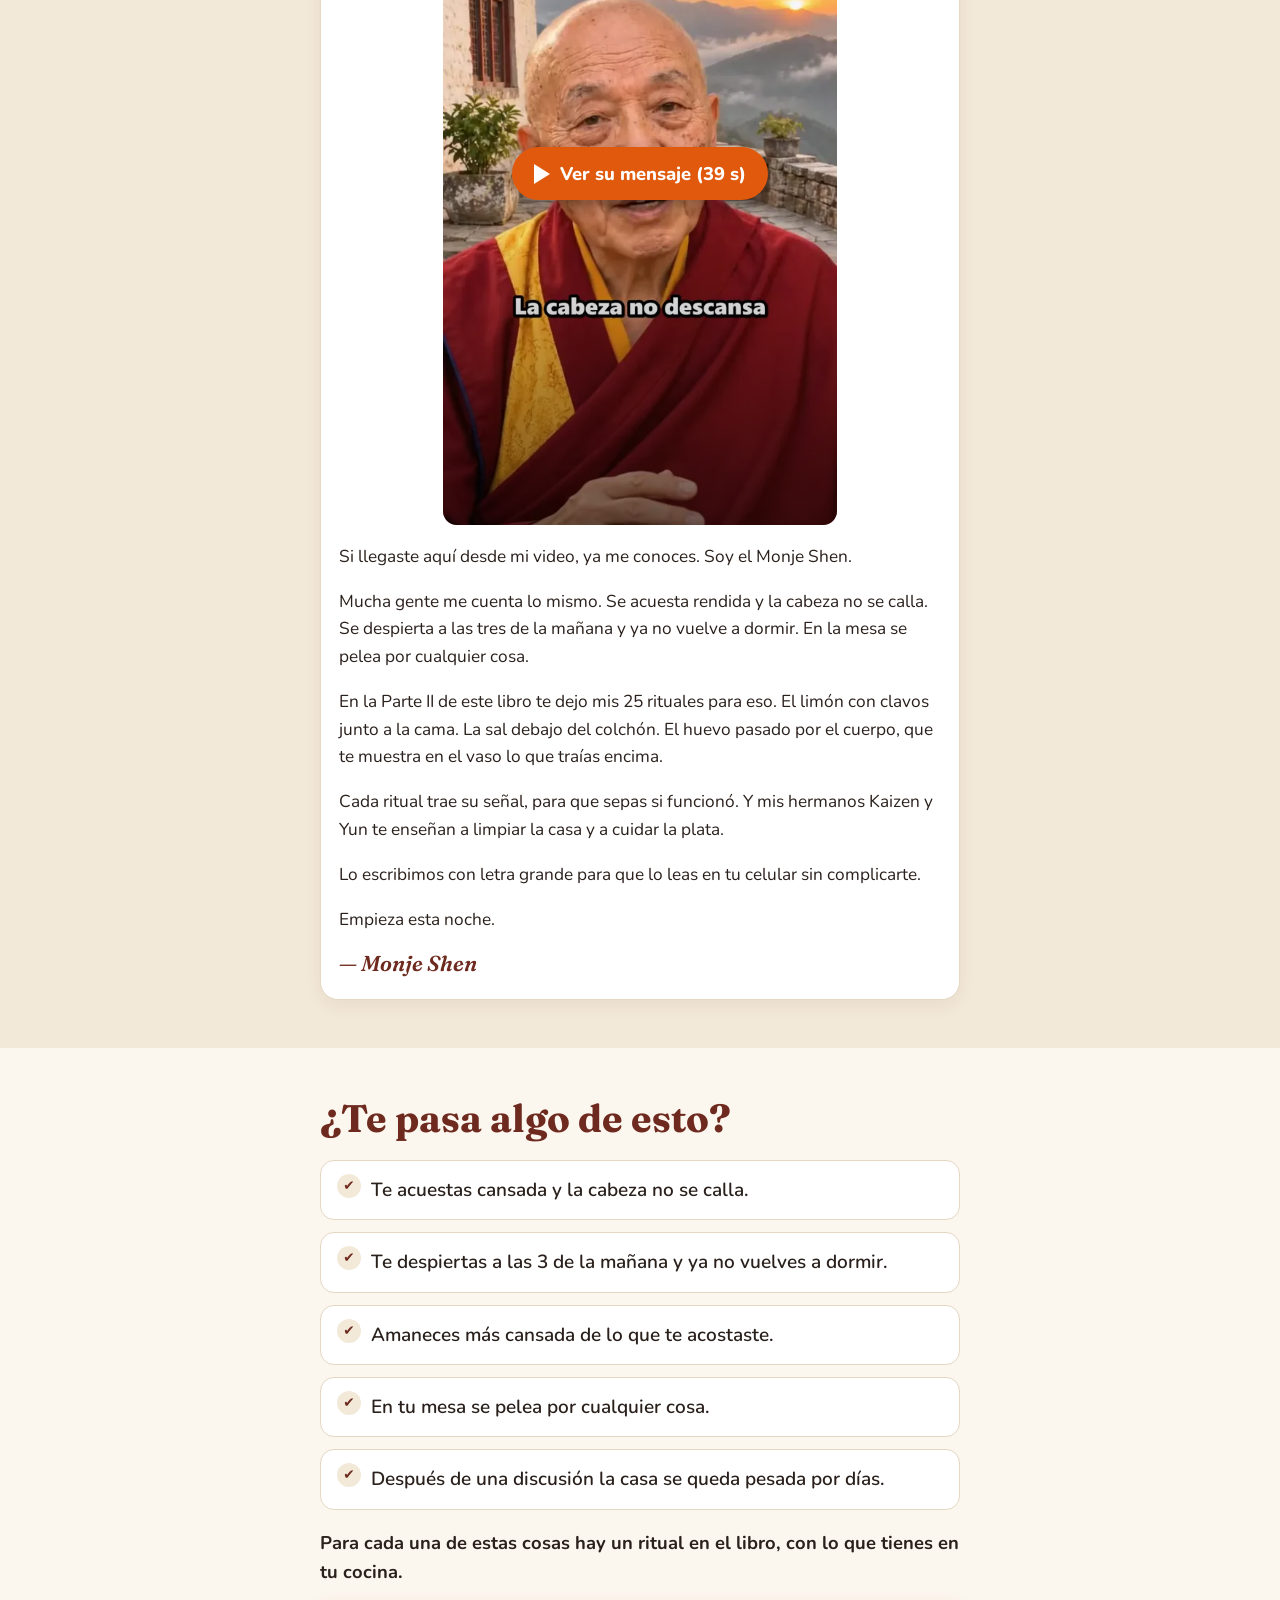
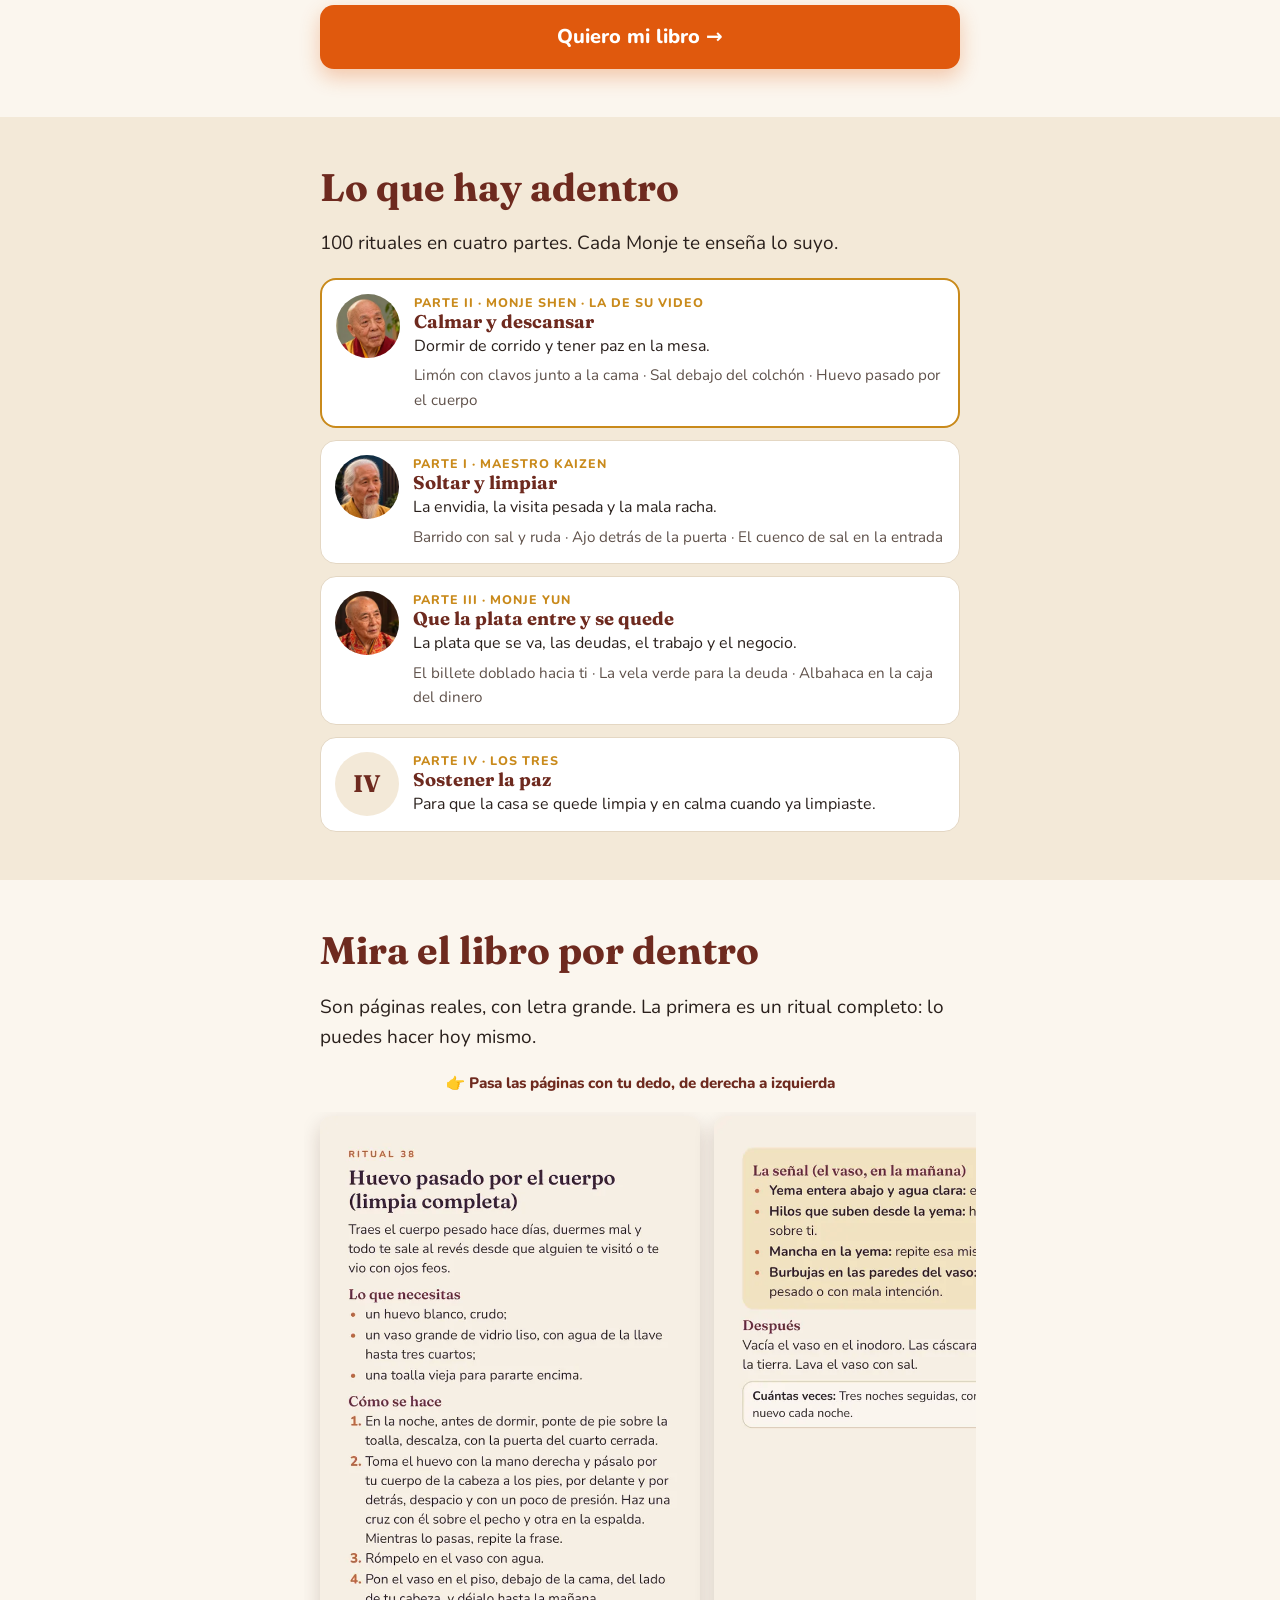
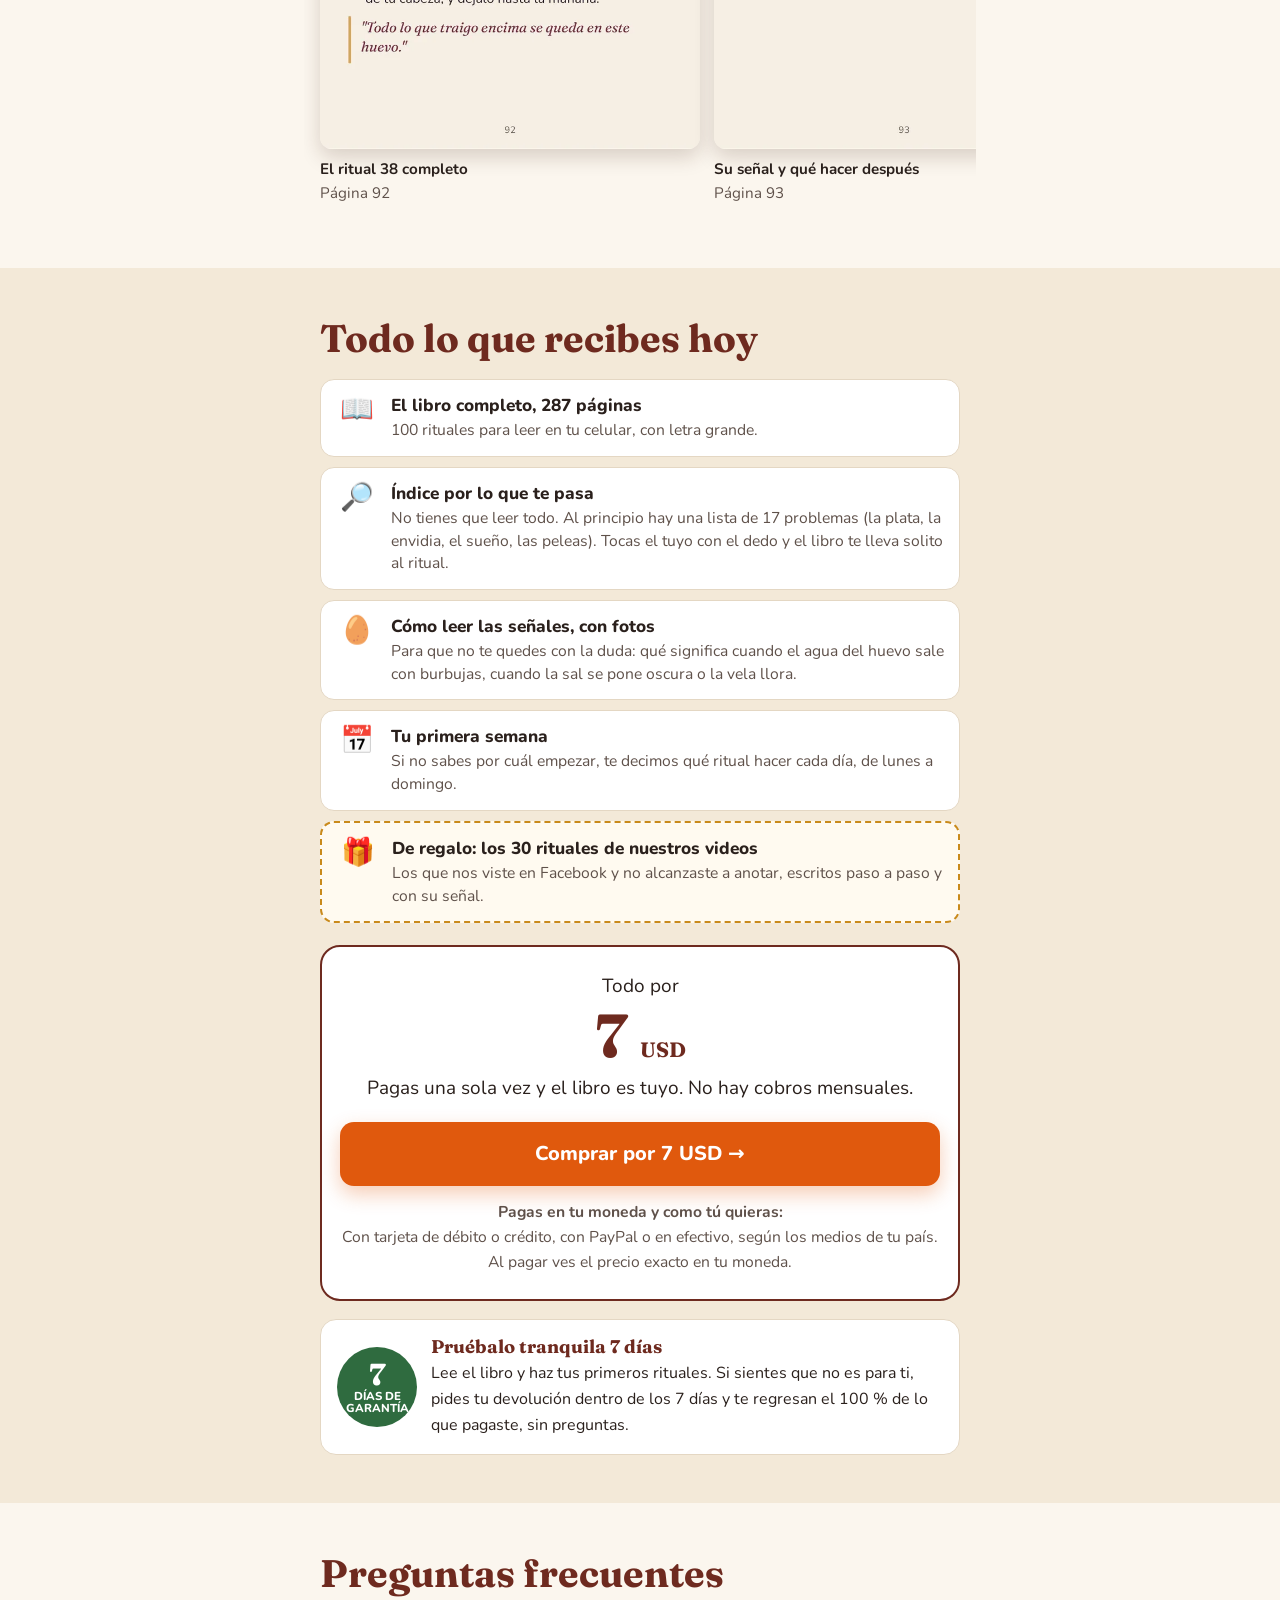
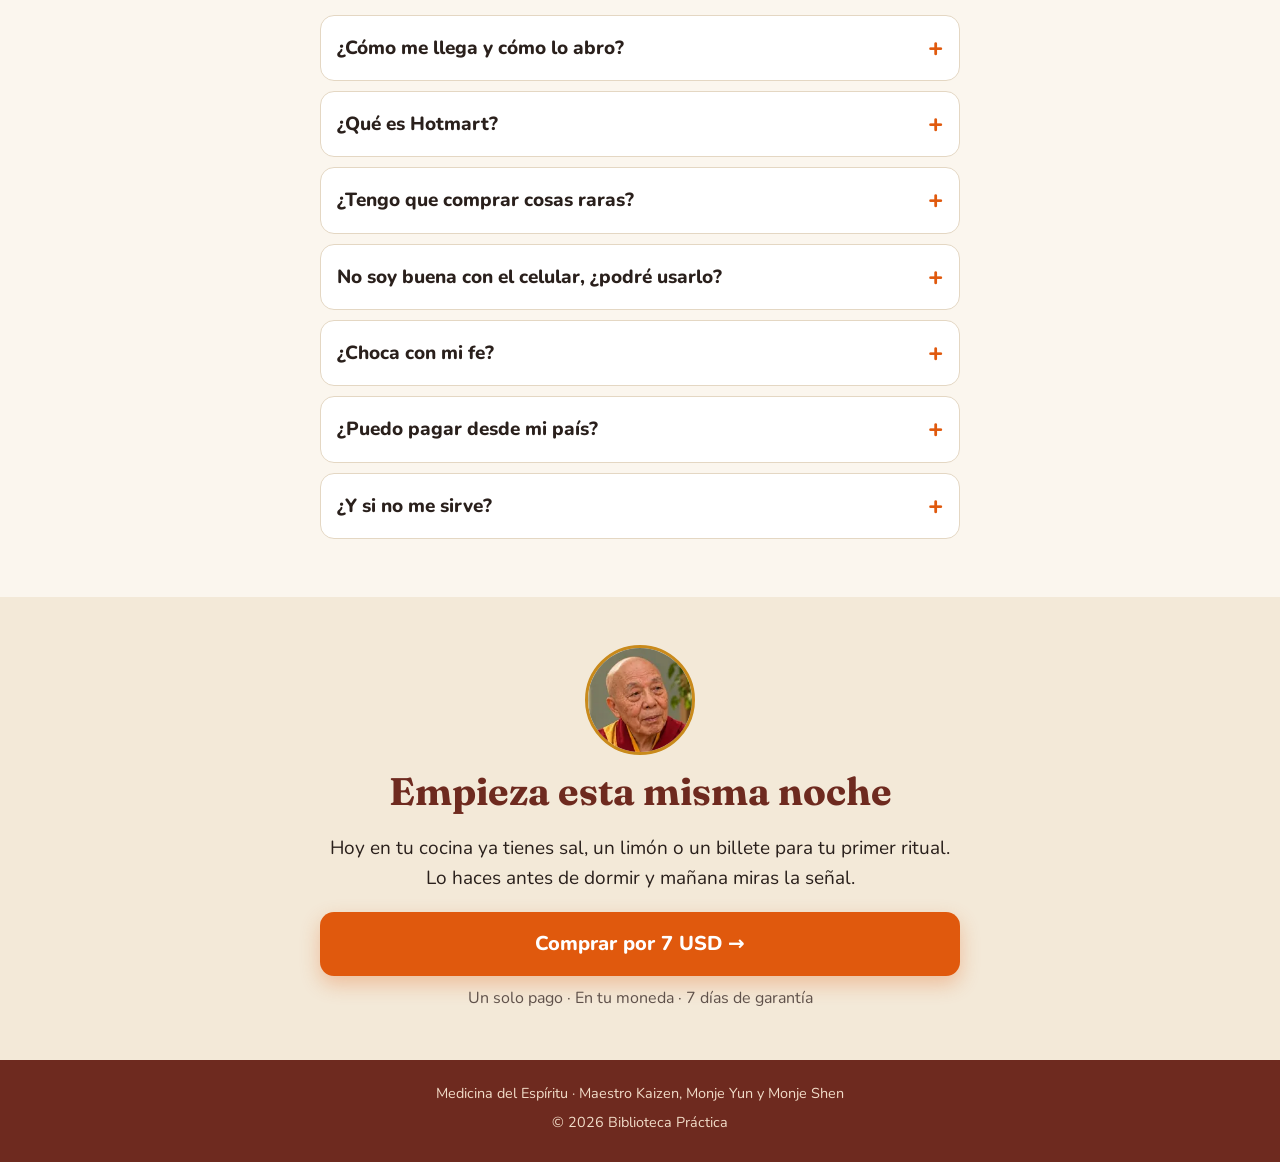
<file: medicina/shen/index.html>
<!doctype html>
<html lang="es">
<head>
  <meta charset="utf-8">
  <meta name="viewport" content="width=device-width, initial-scale=1">
  <meta name="theme-color" content="#fbf6ee">
  <title>Medicina del Espíritu | Monje Shen</title>
  <meta name="description" content="25 rituales del Monje Shen para dormir y tener paz en la casa, y 75 más para cortar la envidia y que la plata se quede. Con huevo, sal, limón y lo que ya tienes en la cocina.">
  <meta property="og:type" content="website">
  <meta property="og:locale" content="es_LA">
  <meta property="og:title" content="Medicina del Espíritu: 100 rituales con cosas de tu casa">
  <meta property="og:description" content="25 rituales del Monje Shen para dormir y tener paz en la casa, y 75 más para cortar la envidia y que la plata se quede. Con huevo, sal, limón y lo que ya tienes en la cocina.">
  <meta property="og:image" content="https://biblioteca-practica.github.io/medicina/assets/producto-redes.jpg">
  <meta property="og:url" content="https://biblioteca-practica.github.io/medicina/shen/">
  <link rel="canonical" href="https://biblioteca-practica.github.io/medicina/shen/">
  <link rel="icon" href="../assets/hoja.svg" type="image/svg+xml">
  <link rel="preload" as="image" href="../assets/producto-shen.webp">
  <link rel="preconnect" href="https://fonts.googleapis.com">
  <link rel="preconnect" href="https://fonts.gstatic.com" crossorigin>
  <link href="https://fonts.googleapis.com/css2?family=Fraunces:wght@600;700&family=Nunito:wght@400;600;700;800&display=swap" rel="stylesheet">
  
  <script>
    if (location.protocol === 'file:' || /^(localhost|127\.0\.0\.1)$/.test(location.hostname)) {
      window.fbq = function () {};
    } else {
    !function(f,b,e,v,n,t,s){if(f.fbq)return;n=f.fbq=function(){n.callMethod?
    n.callMethod.apply(n,arguments):n.queue.push(arguments)};if(!f._fbq)f._fbq=n;
    n.push=n;n.loaded=!0;n.version='2.0';n.queue=[];t=b.createElement(e);t.async=!0;
    t.src=v;s=b.getElementsByTagName(e)[0];s.parentNode.insertBefore(t,s)}(window,
    document,'script','https://connect.facebook.net/en_US/fbevents.js');
    fbq('init', '1087344250838953');
    fbq('track', 'PageView');
    fbq('track', 'ViewContent', {content_name: 'Medicina del Espiritu', content_category: 'shen', value: 7, currency: 'USD'});
    }
  </script>
  <noscript><img height="1" width="1" style="display:none" src="https://www.facebook.com/tr?id=1087344250838953&ev=PageView&noscript=1"></noscript>
  <style>
    :root {
      --fondo: #fbf6ee; --fondo-2: #f3e9d8; --tinta: #2a201c; --suave: #5f514a; --linea: #e4d7c3;
      --vino: #6e2a1f; --oro: #c98a1b; --boton: #e0590d; --boton-hover: #f26a1b; --verde: #2f6b3f;
    }
    * { box-sizing: border-box; }
    html { scroll-behavior: smooth; }
    body { margin: 0; background: var(--fondo); color: var(--tinta); font: 400 19px/1.6 "Nunito", system-ui, sans-serif; -webkit-font-smoothing: antialiased; }
    img, video { max-width: 100%; height: auto; display: block; }
    h1, h2, h3 { font-family: "Fraunces", Georgia, serif; line-height: 1.15; margin: 0 0 .5em; color: var(--vino); }
    h2 { font-size: clamp(1.7rem, 7vw, 2.4rem); }
    p { margin: 0 0 1em; }
    .caja { width: min(100% - 32px, 640px); margin-inline: auto; }
    .seccion { padding: 48px 0; }
    .alt { background: var(--fondo-2); }
    .barra-top { background: var(--vino); color: #fff3df; text-align: center; font-size: .9rem; font-weight: 700; padding: 9px 12px; }

    .btn { display: flex; align-items: center; justify-content: center; gap: 10px; width: 100%; min-height: 64px; padding: 14px 20px;
      border-radius: 14px; background: var(--boton); color: #fff; font-weight: 800; font-size: 1.25rem; text-decoration: none; text-align: center;
      box-shadow: 0 8px 20px rgba(224, 89, 13, .3); transition: background .15s ease; }
    .btn:hover { background: var(--boton-hover); }
    .bajo { font-size: 1rem; color: var(--suave); margin: 10px 0 0; text-align: center; }
    .sellos { display: flex; flex-wrap: wrap; justify-content: center; gap: 6px 16px; list-style: none; padding: 0; margin: 12px 0 0; font-size: .95rem; font-weight: 700; color: var(--verde); }

    .hero { padding: 22px 0 36px; }
    .quien { display: flex; align-items: center; gap: 10px; font-weight: 800; color: var(--suave); font-size: 1rem; margin-bottom: 12px; }
    .quien img { width: 46px; height: 46px; border-radius: 50%; object-fit: cover; border: 2px solid var(--oro); }
    .hero h1 { font-size: clamp(2.1rem, 9vw, 3.2rem); margin-bottom: 14px; }
    .hero h1 em { font-style: normal; color: var(--boton); }
    .hero .sub { font-size: 1.12rem; color: var(--tinta); }
    .foto-hero { width: 100%; border-radius: 16px; margin: 18px 0 20px; box-shadow: 0 10px 28px rgba(60, 30, 10, .18); }
    .precio-hero { text-align: center; margin: 0 0 12px; font-size: 1.1rem; }
    .precio-hero b { font: 700 2rem "Fraunces", serif; color: var(--vino); }

    .mensaje { background: #fff; border: 1px solid var(--linea); border-radius: 18px; padding: 20px 18px 22px; box-shadow: 0 6px 18px rgba(60, 30, 10, .06); }
    .mensaje .etq { display: inline-block; background: var(--vino); color: #fff3df; font-weight: 800; font-size: .85rem; border-radius: 999px; padding: 5px 12px; margin-bottom: 12px; }
    .video { position: relative; border-radius: 14px; overflow: hidden; background: #000; aspect-ratio: 9 / 16; max-height: 78vh; margin: 0 auto 18px; }
    .video video, .video img { width: 100%; height: 100%; object-fit: cover; }
    .play { position: absolute; inset: 0; display: grid; place-items: center; background: linear-gradient(180deg, transparent 55%, rgba(0,0,0,.55)); border: 0; cursor: pointer; padding: 0; }
    .play span { display: flex; align-items: center; gap: 10px; background: var(--boton); color: #fff; font: 800 1.15rem "Nunito", sans-serif; border-radius: 999px; padding: 14px 22px; box-shadow: 0 8px 20px rgba(0,0,0,.35); }
    .play span::before { content: ""; border-left: 16px solid #fff; border-top: 10px solid transparent; border-bottom: 10px solid transparent; }
    .foto-monje { width: 100%; border-radius: 14px; aspect-ratio: 4 / 4.2; object-fit: cover; object-position: 50% 15%; margin-bottom: 16px; }
    .carta p { font-size: 1.08rem; }
    .firma { font: italic 600 1.35rem "Fraunces", serif; color: var(--vino); margin: 6px 0 0; }

    .dolores { list-style: none; padding: 0; margin: 0; display: grid; gap: 12px; }
    .dolores li { background: #fff; border: 1px solid var(--linea); border-radius: 14px; padding: 14px 16px 14px 50px; position: relative; font-weight: 600; }
    .dolores li::before { content: "✔"; position: absolute; left: 16px; top: 13px; width: 24px; height: 24px; border-radius: 50%; background: var(--fondo-2); color: var(--vino); display: grid; place-items: center; font-size: .85rem; }
    .remate { font-size: 1.15rem; font-weight: 700; margin-top: 18px; }

    .partes { display: grid; gap: 12px; margin-top: 16px; }
    .parte { display: grid; grid-template-columns: 64px 1fr; gap: 14px; background: #fff; border: 1px solid var(--linea); border-radius: 16px; padding: 14px; }
    .parte.suya { border: 2px solid var(--oro); }
    .parte img { width: 64px; height: 64px; border-radius: 50%; object-fit: cover; }
    .parte .num { width: 64px; height: 64px; border-radius: 50%; display: grid; place-items: center; background: var(--fondo-2); font: 700 1.5rem "Fraunces", serif; color: var(--vino); }
    .parte h3 { font-size: 1.15rem; margin: 0 0 2px; }
    .parte h3 small { display: block; font: 800 .78rem "Nunito", sans-serif; letter-spacing: .08em; text-transform: uppercase; color: var(--oro); }
    .parte p { margin: 0; font-size: 1rem; }
    .parte .ej { color: var(--suave); font-size: .95rem; margin-top: 4px; }

    .carrusel { display: flex; gap: 14px; overflow-x: auto; scroll-snap-type: x mandatory; padding: 4px 16px 14px; margin: 16px -16px 0; -webkit-overflow-scrolling: touch; }
    .carrusel figure { flex: 0 0 82%; max-width: 380px; margin: 0; scroll-snap-align: center; }
    .carrusel img { border-radius: 12px; box-shadow: 0 8px 20px rgba(60, 30, 10, .18); }
    .carrusel figcaption { font-size: .95rem; margin-top: 8px; color: var(--suave); }
    .carrusel figcaption b { display: block; color: var(--tinta); }
    .desliza { font-size: .95rem; color: var(--suave); text-align: center; margin: 4px 0 0; }

    .recibes { list-style: none; padding: 0; margin: 16px 0 22px; display: grid; gap: 10px; }
    .recibes li { display: grid; grid-template-columns: 44px 1fr; gap: 12px; align-items: start; background: #fff; border: 1px solid var(--linea); border-radius: 14px; padding: 14px; }
    .recibes .ico { font-size: 1.7rem; text-align: center; line-height: 1.2; }
    .recibes h3 { font: 800 1.08rem "Nunito", sans-serif; color: var(--tinta); margin: 0; }
    .recibes p { margin: 2px 0 0; font-size: .98rem; color: var(--suave); line-height: 1.45; }
    .recibes .regalo { border: 2px dashed var(--oro); background: #fffaf0; }
    .precio { background: #fff; border: 2px solid var(--vino); border-radius: 20px; padding: 24px 18px; text-align: center; }
    .precio .monto { font: 700 3.8rem/1 "Fraunces", serif; color: var(--vino); margin: 4px 0 6px; }
    .precio .monto small { font-size: 1.3rem; }
    .precio .pagos { font-size: .98rem; color: var(--suave); margin: 14px 0 0; }
    .precio .local { font-size: 1.15rem; margin: 0 0 12px; }
    [data-precio-local] b { color: var(--vino); }
    .garantia { display: grid; grid-template-columns: 80px 1fr; gap: 14px; align-items: center; margin-top: 18px; background: #fff; border: 1px solid var(--linea); border-radius: 16px; padding: 16px; }
    .garantia .sello { width: 80px; height: 80px; border-radius: 50%; display: grid; place-items: center; text-align: center; background: var(--verde); color: #fff; font: 800 .72rem/1.1 "Nunito", sans-serif; text-transform: uppercase; }
    .garantia .sello b { display: block; font: 700 1.9rem/1 "Fraunces", serif; }
    .garantia h3 { font-size: 1.15rem; margin: 0 0 4px; }
    .garantia p { margin: 0; font-size: 1rem; }

    .faq details { background: #fff; border: 1px solid var(--linea); border-radius: 14px; padding: 0 16px; margin-bottom: 10px; }
    .faq summary { cursor: pointer; font-weight: 800; padding: 17px 30px 17px 0; list-style: none; position: relative; }
    .faq summary::-webkit-details-marker { display: none; }
    .faq summary::after { content: "+"; position: absolute; right: 0; top: 12px; font-size: 1.6rem; color: var(--boton); }
    .faq details[open] summary::after { content: "–"; }
    .faq details p { margin: 0 0 16px; color: var(--suave); }

    .cierre { text-align: center; }
    .cierre .cara { width: 110px; height: 110px; border-radius: 50%; object-fit: cover; margin: 0 auto 14px; border: 3px solid var(--oro); }
    .pie { background: var(--vino); color: #f1dcc8; text-align: center; font-size: .9rem; padding: 22px 16px 100px; }
    .pie p { margin: 0 0 6px; }

    .barra-fija { position: fixed; left: 0; right: 0; bottom: 0; display: flex; align-items: center; justify-content: space-between; gap: 12px;
      padding: 10px 14px calc(10px + env(safe-area-inset-bottom)); background: #fff; border-top: 1px solid var(--linea);
      box-shadow: 0 -8px 24px rgba(60, 30, 10, .15); z-index: 20; transform: translateY(110%); transition: transform .25s ease; }
    .barra-fija.visible { transform: translateY(0); }
    .barra-fija .texto { font-size: .95rem; line-height: 1.25; font-weight: 700; }
    .barra-fija .texto b { color: var(--vino); font-size: 1.2rem; }
    .barra-fija .btn { width: auto; min-height: 52px; font-size: 1.08rem; padding: 10px 18px; box-shadow: none; }
    @media (min-width: 900px) { .barra-fija { display: none; } .pie { padding-bottom: 22px; } }
  </style>
</head>
<body>
  <div class="barra-top">📲 Lo lees en tu celular · Pagas en tu moneda · 7 días de garantía</div>

  <header class="hero">
    <div class="caja">
      <div class="quien"><img src="../assets/cara-shen.webp" width="46" height="46" alt="">Del Monje Shen</div>
      <h1>Duerme de corrido y <em>que en tu casa se deje de pelear</em></h1>
      <p class="sub">25 rituales del Monje Shen para dormir y tener paz en la casa, y 75 más para cortar la envidia y que la plata se quede. Con huevo, sal, limón y lo que ya tienes en la cocina.</p>
      <img class="foto-hero" src="../assets/producto-shen.webp" width="900" height="900" alt="El libro Medicina del Espíritu en un celular, con sal, limón, huevo y una vela en la mesa">
      <p class="precio-hero"><b>7 USD</b> · un solo pago</p>
      <p class="bajo" style="margin:-6px 0 12px" data-precio-local>Al pagar ves el precio en la moneda de tu país.</p>
      <a class="btn" href="#comprar" data-boton="hero">Comprar por 7 USD →</a>
      <ul class="sellos"><li>💳 Tarjeta, PayPal o efectivo, según tu país</li><li>📲 Te llega al instante para abrirlo en tu celular</li><li>✅ 7 días de garantía</li></ul>
    </div>
  </header>

  <section class="seccion alt" style="padding-top:32px">
    <div class="caja">
      <div class="mensaje">
        <span class="etq">Un mensaje del Monje Shen</span>
        <div class="video"><video playsinline preload="none" poster="../assets/poster-shen.webp" src="../assets/video-shen.mp4"></video><button class="play" type="button" aria-label="Ver el mensaje"><span>Ver su mensaje (39 s)</span></button></div>
        <div class="carta"><p>Si llegaste aquí desde mi video, ya me conoces. Soy el Monje Shen.</p><p>Mucha gente me cuenta lo mismo. Se acuesta rendida y la cabeza no se calla. Se despierta a las tres de la mañana y ya no vuelve a dormir. En la mesa se pelea por cualquier cosa.</p><p>En la Parte II de este libro te dejo mis 25 rituales para eso. El limón con clavos junto a la cama. La sal debajo del colchón. El huevo pasado por el cuerpo, que te muestra en el vaso lo que traías encima.</p><p>Cada ritual trae su señal, para que sepas si funcionó. Y mis hermanos Kaizen y Yun te enseñan a limpiar la casa y a cuidar la plata.</p><p>Lo escribimos con letra grande para que lo leas en tu celular sin complicarte.</p><p>Empieza esta noche.</p></div>
        <p class="firma">— Monje Shen</p>
      </div>
    </div>
  </section>

  <section class="seccion">
    <div class="caja">
      <h2>¿Te pasa algo de esto?</h2>
      <ul class="dolores"><li>Te acuestas cansada y la cabeza no se calla.</li><li>Te despiertas a las 3 de la mañana y ya no vuelves a dormir.</li><li>Amaneces más cansada de lo que te acostaste.</li><li>En tu mesa se pelea por cualquier cosa.</li><li>Después de una discusión la casa se queda pesada por días.</li></ul>
      <p class="remate">Para cada una de estas cosas hay un ritual en el libro, con lo que tienes en tu cocina.</p>
      <a class="btn" href="#comprar" data-boton="dolores">Quiero mi libro →</a>
    </div>
  </section>

  <section class="seccion alt">
    <div class="caja">
      <h2>Lo que hay adentro</h2>
      <p>100 rituales en cuatro partes. Cada Monje te enseña lo suyo.</p>
      <div class="partes"><div class="parte suya"><img src="../assets/cara-shen.webp" width="64" height="64" loading="lazy" alt=""><div><h3><small>Parte II · Monje Shen · la de su video</small>Calmar y descansar</h3><p>Dormir de corrido y tener paz en la mesa.</p><p class="ej">Limón con clavos junto a la cama · Sal debajo del colchón · Huevo pasado por el cuerpo</p></div></div><div class="parte"><img src="../assets/cara-kaizen.webp" width="64" height="64" loading="lazy" alt=""><div><h3><small>Parte I · Maestro Kaizen</small>Soltar y limpiar</h3><p>La envidia, la visita pesada y la mala racha.</p><p class="ej">Barrido con sal y ruda · Ajo detrás de la puerta · El cuenco de sal en la entrada</p></div></div><div class="parte"><img src="../assets/cara-yun.webp" width="64" height="64" loading="lazy" alt=""><div><h3><small>Parte III · Monje Yun</small>Que la plata entre y se quede</h3><p>La plata que se va, las deudas, el trabajo y el negocio.</p><p class="ej">El billete doblado hacia ti · La vela verde para la deuda · Albahaca en la caja del dinero</p></div></div><div class="parte"><span class="num">IV</span><div><h3><small>Parte IV · Los tres</small>Sostener la paz</h3><p>Para que la casa se quede limpia y en calma cuando ya limpiaste.</p></div></div></div>
    </div>
  </section>

  <section class="seccion">
    <div class="caja">
      <h2>Mira el libro por dentro</h2>
      <p>Son páginas reales, con letra grande. La primera es un ritual completo: lo puedes hacer hoy mismo.</p>
      <p class="desliza" style="font-weight:800;color:var(--vino)">👉 Pasa las páginas con tu dedo, de derecha a izquierda</p>
      <div class="carrusel"><figure><a href="../assets/pag-shen-ritual.webp" target="_blank" rel="noopener"><img src="../assets/pag-shen-ritual.webp" width="681" height="1135" loading="lazy" decoding="async" alt="El ritual 38 completo"></a><figcaption><b>El ritual 38 completo</b>Página 92</figcaption></figure><figure><a href="../assets/pag-shen-senal.webp" target="_blank" rel="noopener"><img src="../assets/pag-shen-senal.webp" width="681" height="1135" loading="lazy" decoding="async" alt="Su señal y qué hacer después"></a><figcaption><b>Su señal y qué hacer después</b>Página 93</figcaption></figure><figure><a href="../assets/pag-indice.webp" target="_blank" rel="noopener"><img src="../assets/pag-indice.webp" width="681" height="1135" loading="lazy" decoding="async" alt="El índice por lo que te pasa"></a><figcaption><b>El índice por lo que te pasa</b>Página 7</figcaption></figure><figure><a href="../assets/pag-parte.webp" target="_blank" rel="noopener"><img src="../assets/pag-parte.webp" width="681" height="1135" loading="lazy" decoding="async" alt="Cada parte con su Monje"></a><figcaption><b>Cada parte con su Monje</b>Página 16</figcaption></figure></div>
    </div>
  </section>

  <section class="seccion alt" id="comprar">
    <div class="caja">
      <h2>Todo lo que recibes hoy</h2>
      <ul class="recibes">
        <li><span class="ico">📖</span><div><h3>El libro completo, 287 páginas</h3><p>100 rituales para leer en tu celular, con letra grande.</p></div></li>
        <li><span class="ico">🔎</span><div><h3>Índice por lo que te pasa</h3><p>No tienes que leer todo. Al principio hay una lista de 17 problemas (la plata, la envidia, el sueño, las peleas). Tocas el tuyo con el dedo y el libro te lleva solito al ritual.</p></div></li>
        <li><span class="ico">🥚</span><div><h3>Cómo leer las señales, con fotos</h3><p>Para que no te quedes con la duda: qué significa cuando el agua del huevo sale con burbujas, cuando la sal se pone oscura o la vela llora.</p></div></li>
        <li><span class="ico">📅</span><div><h3>Tu primera semana</h3><p>Si no sabes por cuál empezar, te decimos qué ritual hacer cada día, de lunes a domingo.</p></div></li>
        <li class="regalo"><span class="ico">🎁</span><div><h3>De regalo: los 30 rituales de nuestros videos</h3><p>Los que nos viste en Facebook y no alcanzaste a anotar, escritos paso a paso y con su señal.</p></div></li>
      </ul>
      <div class="precio">
        <div>Todo por</div>
        <div class="monto">7 <small>USD</small></div>
        <p class="local" data-precio-local hidden></p>
        <p>Pagas una sola vez y el libro es tuyo. No hay cobros mensuales.</p>
        <a class="btn" href="#comprar" data-boton="precio">Comprar por 7 USD →</a>
        <p class="pagos"><b>Pagas en tu moneda y como tú quieras:</b><br>Con tarjeta de débito o crédito, con PayPal o en efectivo, según los medios de tu país. Al pagar ves el precio exacto en tu moneda.</p>
      </div>
      <div class="garantia">
        <div class="sello"><span><b>7</b>días de garantía</span></div>
        <div><h3>Pruébalo tranquila 7 días</h3><p>Lee el libro y haz tus primeros rituales. Si sientes que no es para ti, pides tu devolución dentro de los 7 días y te regresan el 100 % de lo que pagaste, sin preguntas.</p></div>
      </div>
    </div>
  </section>

  <section class="seccion faq">
    <div class="caja">
      <h2>Preguntas frecuentes</h2>
      <details><summary>¿Cómo me llega y cómo lo abro?</summary><p>Apenas pagas, te llega un correo de Hotmart con el botón para abrir tu libro. Lo descargas y queda guardado en tu celular para leerlo cuando quieras. Si no ves el correo, búscalo en «Correo no deseado». Si pagas en efectivo, te llega apenas se confirma tu pago.</p></details>
      <details><summary>¿Qué es Hotmart?</summary><p>Es la plataforma que cobra y te entrega el libro. Es de Brasil y la usan miles de autores de libros y cursos en toda Latinoamérica. Tus datos de pago quedan con ellos, no con nosotros, y desde ahí pides tu devolución si la necesitas.</p></details>
      <details><summary>¿Tengo que comprar cosas raras?</summary><p>Casi todo está en tu cocina: sal, limón, huevo, canela, ajo, romero, laurel y un vaso de agua. Lo demás (alumbre, ruda, una vela) lo consigues en el mercado por poco.</p></details>
      <details><summary>No soy buena con el celular, ¿podré usarlo?</summary><p>Sí, está hecho pensando en ti. Tiene letra grande. Al principio hay una lista de problemas: tocas el tuyo con el dedo (por ejemplo «La plata no te alcanza») y el libro te lleva solito al ritual. Si te trabas, nos escribes y te ayudamos.</p></details>
      <details><summary>¿Choca con mi fe?</summary><p>No. Son rituales con cosas de tu casa y no te piden cambiar lo que crees. Si rezas, puedes sumar tu oración al ritual.</p></details>
      <details><summary>¿Puedo pagar desde mi país?</summary><p>Sí. Al tocar el botón, Hotmart te muestra el precio en tu moneda y las formas de pago de tu país.</p></details>
      <details><summary>¿Y si no me sirve?</summary><p>Tienes 7 días de garantía. Pides el reembolso desde Hotmart y te devuelven todo lo que pagaste.</p></details>
    </div>
  </section>

  <section class="seccion alt cierre">
    <div class="caja">
      <img class="cara" src="../assets/cara-shen.webp" width="110" height="110" loading="lazy" alt="">
      <h2>Empieza esta misma noche</h2>
      <p>Hoy en tu cocina ya tienes sal, un limón o un billete para tu primer ritual. Lo haces antes de dormir y mañana miras la señal.</p>
      <a class="btn" href="#comprar" data-boton="cierre">Comprar por 7 USD →</a>
      <p class="bajo">Un solo pago · En tu moneda · 7 días de garantía</p>
    </div>
  </section>

  <footer class="pie">
    <p>Medicina del Espíritu · Maestro Kaizen, Monje Yun y Monje Shen</p>
    <p>© 2026 Biblioteca Práctica</p>
  </footer>

  <div class="barra-fija" aria-hidden="true">
    <div class="texto">Medicina del Espíritu<br><b>7 USD</b> · pago único</div>
    <a class="btn" href="#comprar" data-boton="barra">Comprar →</a>
  </div>

  <script>
    var LINK_COMPRA = "https://pay.hotmart.com/H108389273M";
    var CLARITY_ID = "z3456uvziu";
    var entrada = new URLSearchParams(location.search);
    var origen = entrada.get("src") || (entrada.has("fbclid") ? "fb-shen" : "landing-shen");
    var PRECIOS = {"MX": "En tu moneda son unos <b>$159 pesos mexicanos</b>, IVA incluido.", "US": "En tu país pagas en dólares: son <b>7 dólares</b>.", "AR": "En tu moneda son unos <b>$12.800 pesos argentinos</b>.", "CO": "En tu moneda son unos <b>$24.200 pesos colombianos</b>.", "PE": "En tu moneda son unos <b>27 soles</b>.", "CL": "En tu moneda son unos <b>$7.160 pesos chilenos</b>, IVA incluido.", "EC": "En tu país pagas en dólares: son <b>7 dólares</b>.", "VE": "En tu país pagas en dólares: son <b>7 dólares</b>.", "BO": "En tu moneda son unos <b>89 bolivianos</b>.", "PY": "En tu moneda son unos <b>46.200 guaraníes</b>.", "UY": "En tu moneda son unos <b>$299 pesos uruguayos</b>.", "CR": "En tu moneda son unos <b>3.350 colones</b>.", "GT": "En tu moneda son unos <b>57 quetzales</b>.", "HN": "En tu moneda son unos <b>200 lempiras</b>.", "SV": "En tu país pagas en dólares: son <b>7 dólares</b>.", "NI": "En tu país pagas en dólares: son <b>7 dólares</b>.", "DO": "En tu moneda son unos <b>$449 pesos dominicanos</b>.", "PR": "En tu país pagas en dólares: son <b>7 dólares</b>.", "ES": "En tu moneda son <b>7 euros</b>, IVA incluido.", "CA": "En tu moneda son unos <b>12 dólares canadienses</b>, impuestos incluidos.", "IT": "En tu moneda son <b>7 euros</b>, impuestos incluidos.", "DE": "En tu moneda son <b>7 euros</b>, impuestos incluidos.", "FR": "En tu moneda son <b>7 euros</b>, impuestos incluidos.", "GB": "En tu moneda son <b>7 libras</b>.", "PT": "En tu moneda son <b>7 euros</b>, impuestos incluidos.", "CH": "En tu moneda son <b>7 francos suizos</b>."}, ZONAS = {"America/Mexico_City":"MX","America/Cancun":"MX","America/Merida":"MX","America/Monterrey":"MX","America/Matamoros":"MX","America/Chihuahua":"MX","America/Ciudad_Juarez":"MX","America/Ojinaga":"MX","America/Mazatlan":"MX","America/Bahia_Banderas":"MX","America/Hermosillo":"MX","America/Tijuana":"MX","America/Santa_Isabel":"MX","America/Ensenada":"MX","Mexico/General":"MX","Mexico/BajaNorte":"MX","Mexico/BajaSur":"MX","America/New_York":"US","America/Detroit":"US","America/Chicago":"US","America/Denver":"US","America/Boise":"US","America/Phoenix":"US","America/Los_Angeles":"US","America/Anchorage":"US","America/Juneau":"US","America/Sitka":"US","America/Metlakatla":"US","America/Yakutat":"US","America/Nome":"US","America/Adak":"US","Pacific/Honolulu":"US","America/Indianapolis":"US","America/Fort_Wayne":"US","America/Louisville":"US","America/Menominee":"US","America/Shiprock":"US","America/Knox_IN":"US","US/Eastern":"US","US/Central":"US","US/Mountain":"US","US/Pacific":"US","US/Arizona":"US","US/Alaska":"US","US/Hawaii":"US","US/Michigan":"US","US/East-Indiana":"US","US/Indiana-Starke":"US","America/Buenos_Aires":"AR","America/Cordoba":"AR","America/Catamarca":"AR","America/Jujuy":"AR","America/Mendoza":"AR","America/Rosario":"AR","America/Bogota":"CO","America/Lima":"PE","America/Santiago":"CL","America/Punta_Arenas":"CL","America/Coyhaique":"CL","Pacific/Easter":"CL","Chile/Continental":"CL","Chile/EasterIsland":"CL","America/Guayaquil":"EC","Pacific/Galapagos":"EC","America/Caracas":"VE","America/La_Paz":"BO","America/Asuncion":"PY","America/Montevideo":"UY","America/Costa_Rica":"CR","America/Guatemala":"GT","America/Tegucigalpa":"HN","America/El_Salvador":"SV","America/Managua":"NI","America/Santo_Domingo":"DO","America/Puerto_Rico":"PR","Europe/Madrid":"ES","Atlantic/Canary":"ES","Africa/Ceuta":"ES","Europe/Rome":"IT","Europe/Berlin":"DE","Europe/Busingen":"DE","Europe/Paris":"FR","Europe/Lisbon":"PT","Atlantic/Madeira":"PT","Atlantic/Azores":"PT","Europe/London":"GB","Europe/Belfast":"GB","Europe/Zurich":"CH","America/Toronto":"CA","America/Montreal":"CA","America/Vancouver":"CA","America/Edmonton":"CA","America/Winnipeg":"CA","America/Halifax":"CA","America/St_Johns":"CA","America/Regina":"CA","America/Moncton":"CA","America/Thunder_Bay":"CA"};
    var pais = (entrada.get("pais") || "").toUpperCase();
    if (!PRECIOS[pais]) {
      pais = "";
      try {
        var zonaHoraria = Intl.DateTimeFormat().resolvedOptions().timeZone || "";
        pais = ZONAS[zonaHoraria] || (zonaHoraria.indexOf("America/Argentina/") === 0 ? "AR" : /^America\/(Indiana|Kentucky|North_Dakota)\//.test(zonaHoraria) ? "US" : "");
      } catch (e) {}
    }
    if (pais) document.querySelectorAll("[data-precio-local]").forEach(function (el) { el.innerHTML = PRECIOS[pais]; el.hidden = false; });
    var destino = new URL(LINK_COMPRA);
    destino.searchParams.set("src", origen);
    entrada.forEach(function (valor, clave) { if (clave.indexOf("utm_") === 0 || clave === "sck") destino.searchParams.set(clave, valor); });
    document.querySelectorAll(".btn").forEach(function (boton) {
      boton.href = destino.toString();
      boton.addEventListener("click", function () {
        fbq("track", "InitiateCheckout", {value: 7, currency: "USD"});
        fbq("trackCustom", "ClicComprar", {boton: boton.dataset.boton, landing: "shen", origen: origen});
      });
    });
    var marcas = [25, 50, 75, 100], vistas = {};
    addEventListener("scroll", function () {
      var total = document.documentElement.scrollHeight - innerHeight;
      var avance = total > 0 ? Math.round(scrollY / total * 100) : 100;
      marcas.forEach(function (m) { if (avance >= m && !vistas[m]) { vistas[m] = 1; fbq("trackCustom", "Scroll" + m, {landing: "shen"}); } });
    }, {passive: true});
    var video = document.querySelector(".video video"), play = document.querySelector(".play");
    if (video && play) {
      play.addEventListener("click", function () { play.remove(); video.controls = true; video.play(); fbq("trackCustom", "PlayVideoMonje", {landing: "shen"}); });
    }
    var barra = document.querySelector(".barra-fija"), botonHero = document.querySelector('[data-boton="hero"]'), zona = document.querySelector(".precio"), enCompra = false;
    function actualizar() { var m = botonHero.getBoundingClientRect().bottom < 0 && !enCompra; barra.classList.toggle("visible", m); barra.setAttribute("aria-hidden", String(!m)); }
    if ("IntersectionObserver" in window) new IntersectionObserver(function (e) { enCompra = e[0].isIntersecting; actualizar(); }).observe(zona);
    addEventListener("scroll", actualizar, {passive: true});
    var local = location.protocol === "file:" || /^(localhost|127\.0\.0\.1)$/.test(location.hostname);
    if (CLARITY_ID && !local) {
      (function(c,l,a,r,i,t,y){c[a]=c[a]||function(){(c[a].q=c[a].q||[]).push(arguments)};
      t=l.createElement(r);t.async=1;t.src="https://www.clarity.ms/tag/"+i;
      y=l.getElementsByTagName(r)[0];y.parentNode.insertBefore(t,y);})(window,document,"clarity","script",CLARITY_ID);
    }
  </script>
</body>
</html>
</file>
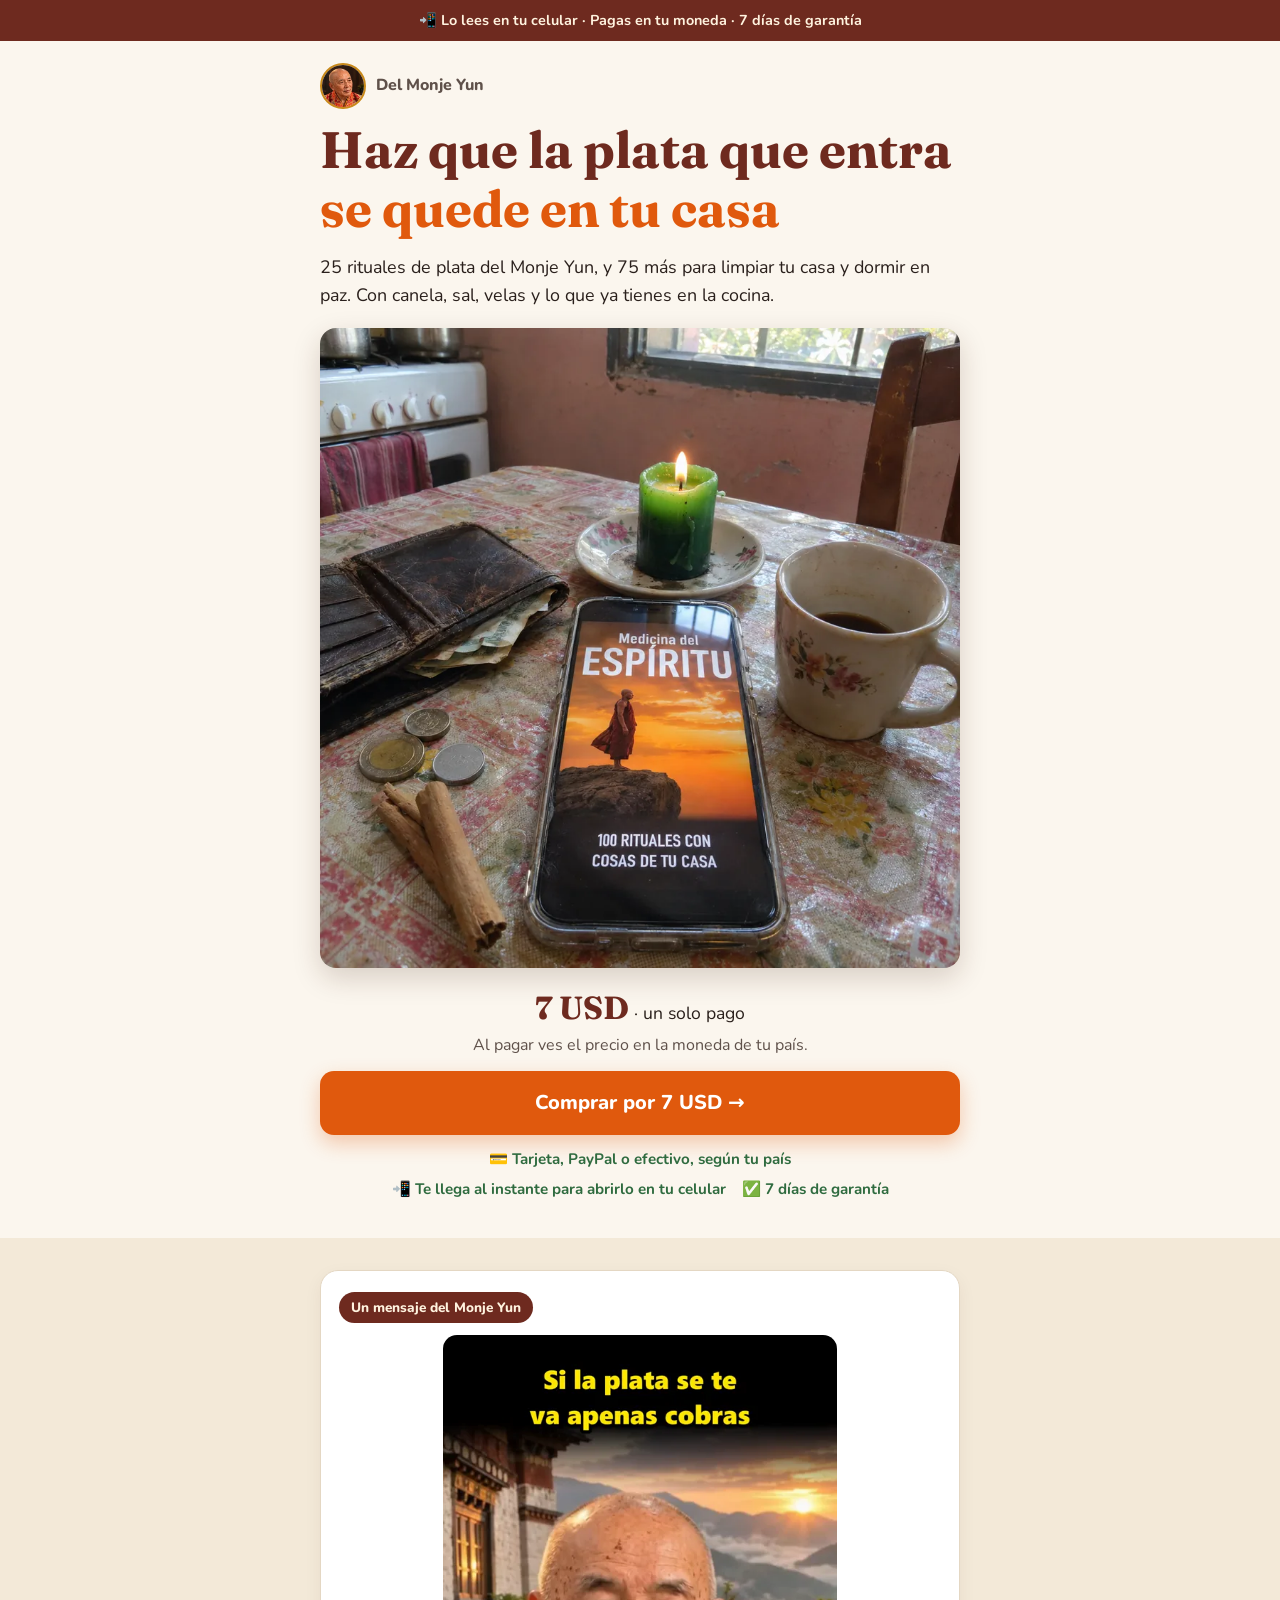
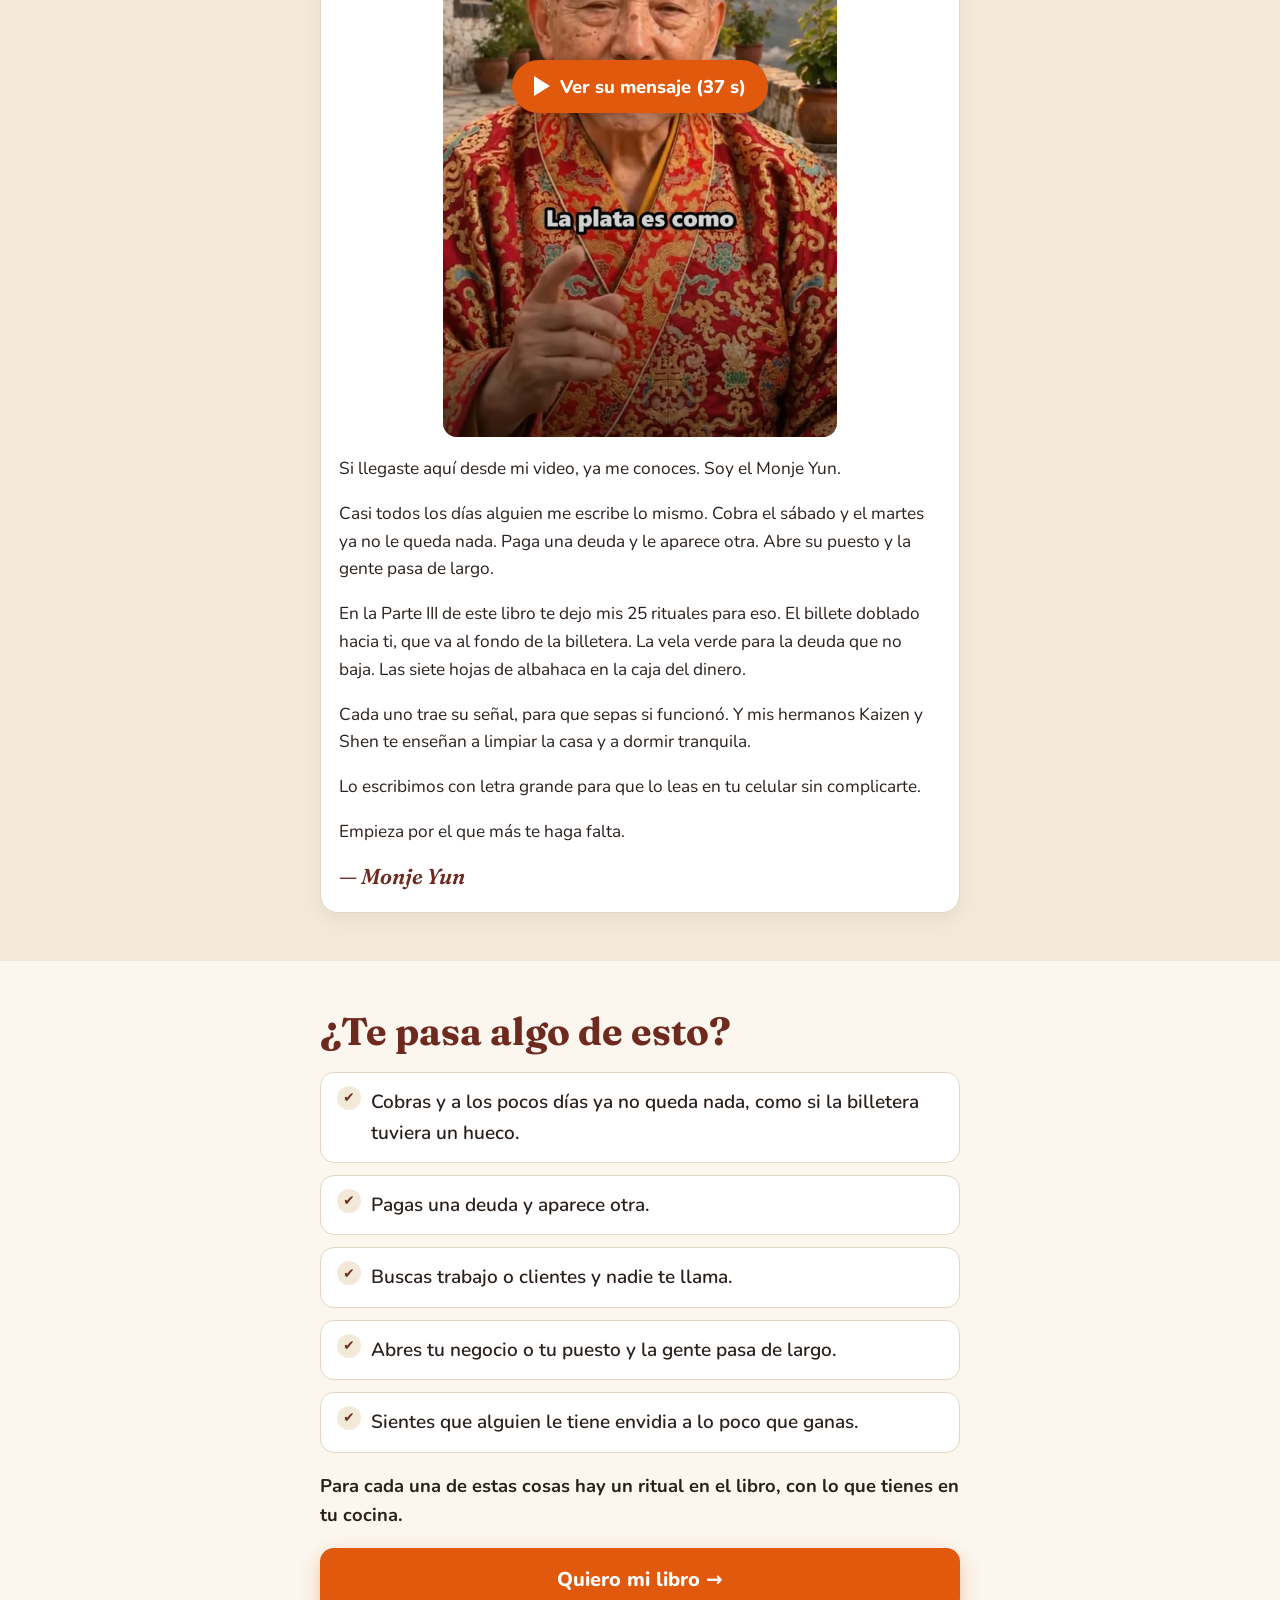
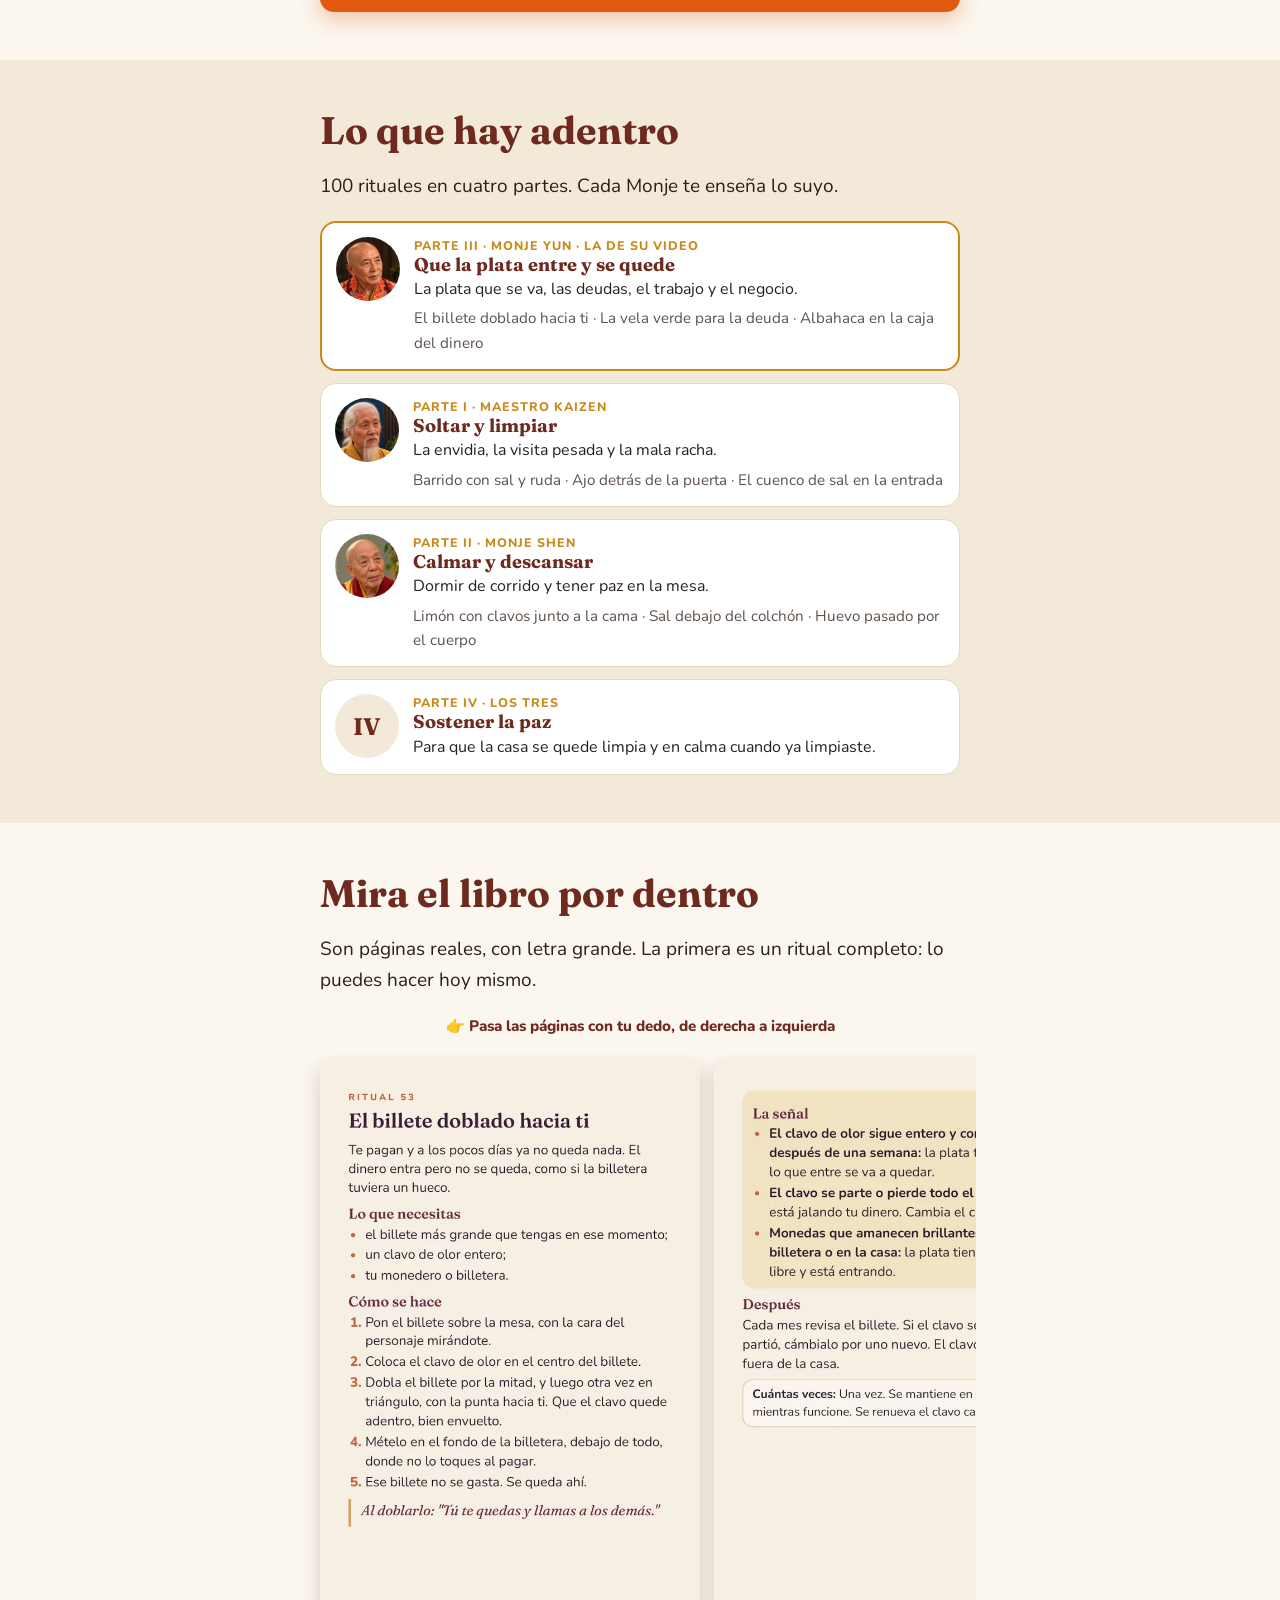
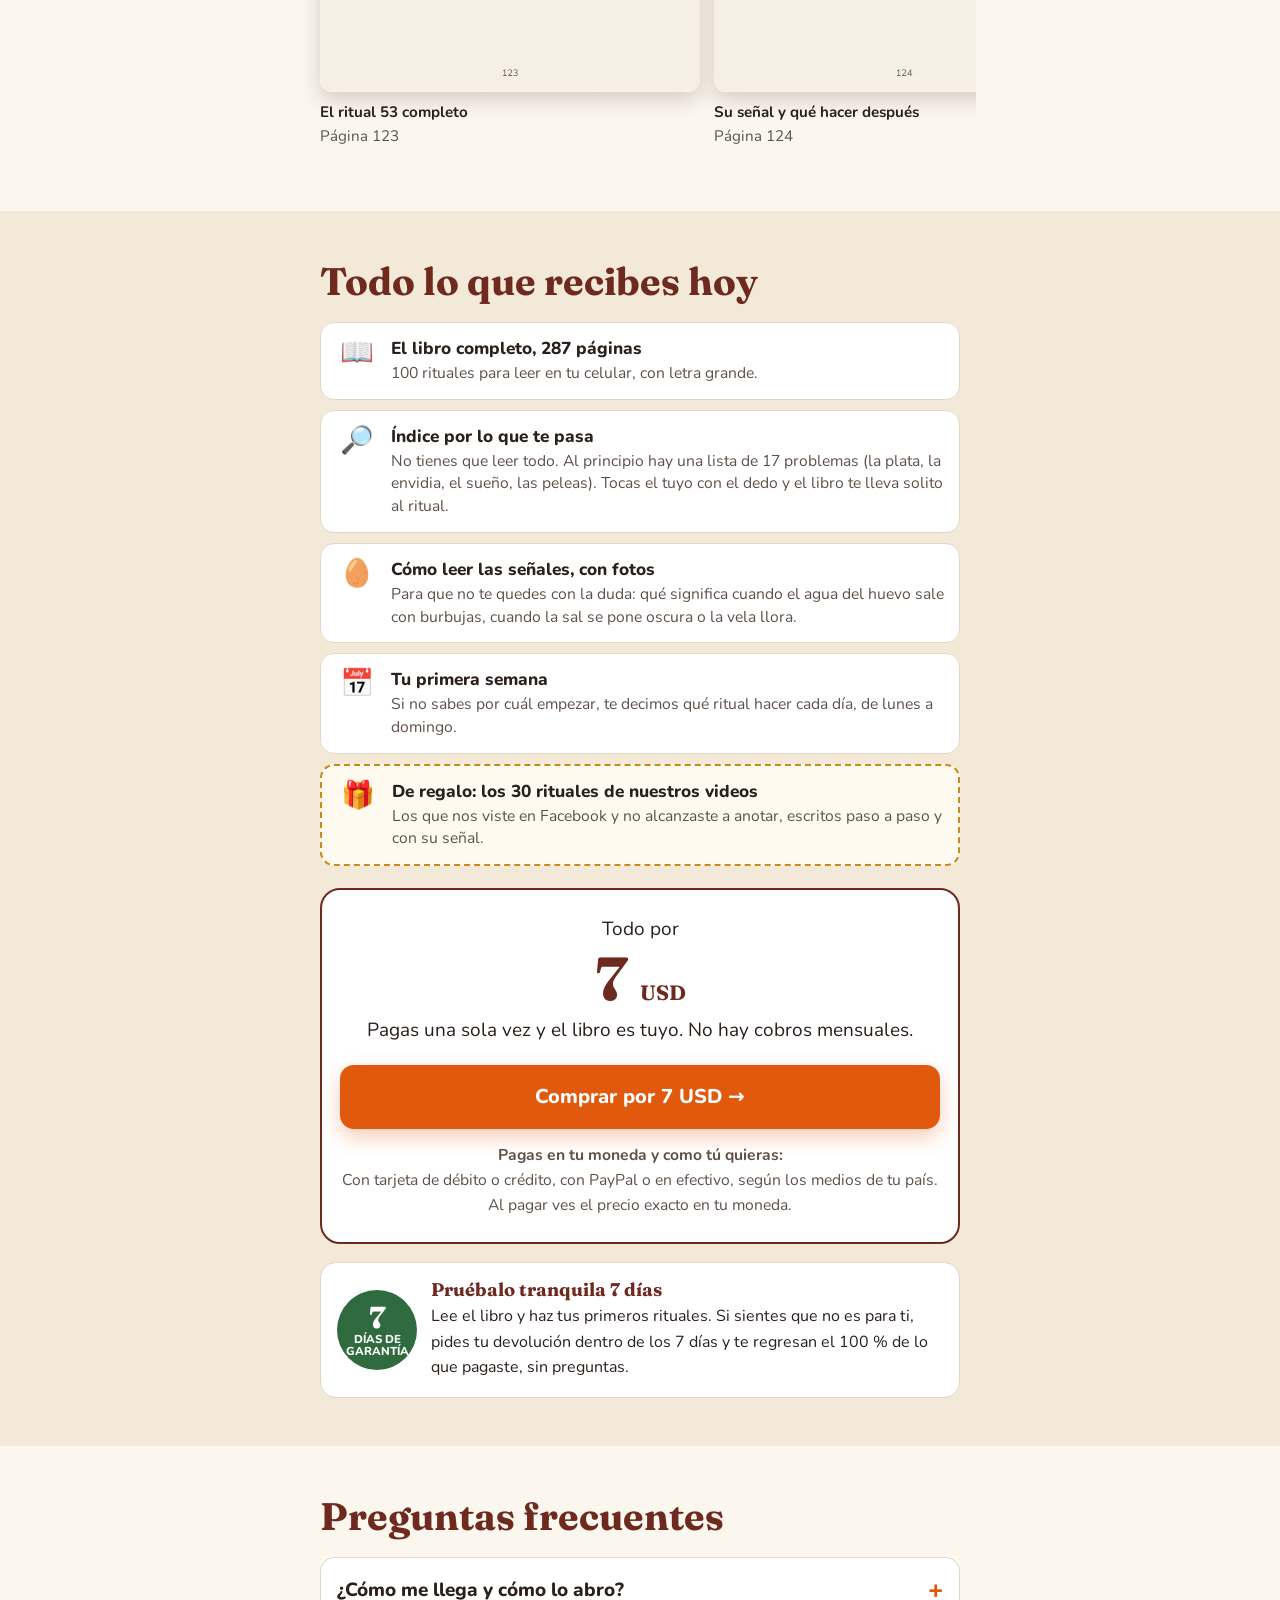
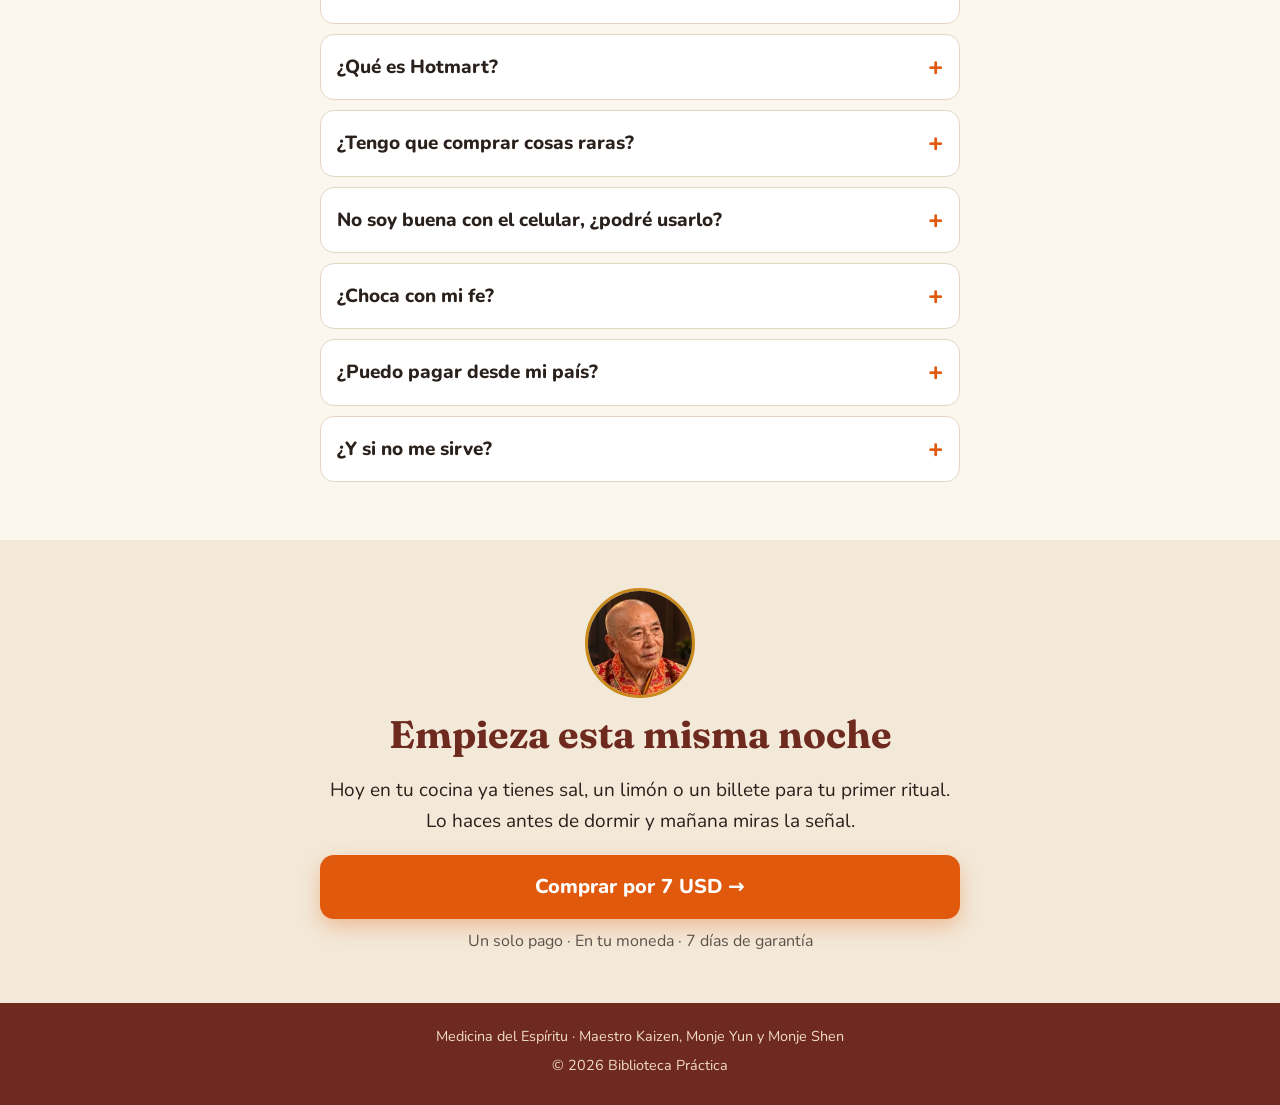
<file: medicina/yun/index.html>
<!doctype html>
<html lang="es">
<head>
  <meta charset="utf-8">
  <meta name="viewport" content="width=device-width, initial-scale=1">
  <meta name="theme-color" content="#fbf6ee">
  <title>Medicina del Espíritu | Monje Yun</title>
  <meta name="description" content="25 rituales de plata del Monje Yun, y 75 más para limpiar tu casa y dormir en paz. Con canela, sal, velas y lo que ya tienes en la cocina.">
  <meta property="og:type" content="website">
  <meta property="og:locale" content="es_LA">
  <meta property="og:title" content="Medicina del Espíritu: 100 rituales con cosas de tu casa">
  <meta property="og:description" content="25 rituales de plata del Monje Yun, y 75 más para limpiar tu casa y dormir en paz. Con canela, sal, velas y lo que ya tienes en la cocina.">
  <meta property="og:image" content="https://biblioteca-practica.github.io/medicina/assets/producto-redes.jpg">
  <meta property="og:url" content="https://biblioteca-practica.github.io/medicina/yun/">
  <link rel="canonical" href="https://biblioteca-practica.github.io/medicina/yun/">
  <link rel="icon" href="../assets/hoja.svg" type="image/svg+xml">
  <link rel="preload" as="image" href="../assets/producto-yun.webp">
  <link rel="preconnect" href="https://fonts.googleapis.com">
  <link rel="preconnect" href="https://fonts.gstatic.com" crossorigin>
  <link href="https://fonts.googleapis.com/css2?family=Fraunces:wght@600;700&family=Nunito:wght@400;600;700;800&display=swap" rel="stylesheet">
  
  <script>
    if (location.protocol === 'file:' || /^(localhost|127\.0\.0\.1)$/.test(location.hostname)) {
      window.fbq = function () {};
    } else {
    !function(f,b,e,v,n,t,s){if(f.fbq)return;n=f.fbq=function(){n.callMethod?
    n.callMethod.apply(n,arguments):n.queue.push(arguments)};if(!f._fbq)f._fbq=n;
    n.push=n;n.loaded=!0;n.version='2.0';n.queue=[];t=b.createElement(e);t.async=!0;
    t.src=v;s=b.getElementsByTagName(e)[0];s.parentNode.insertBefore(t,s)}(window,
    document,'script','https://connect.facebook.net/en_US/fbevents.js');
    fbq('init', '1087344250838953');
    fbq('track', 'PageView');
    fbq('track', 'ViewContent', {content_name: 'Medicina del Espiritu', content_category: 'yun', value: 7, currency: 'USD'});
    }
  </script>
  <noscript><img height="1" width="1" style="display:none" src="https://www.facebook.com/tr?id=1087344250838953&ev=PageView&noscript=1"></noscript>
  <style>
    :root {
      --fondo: #fbf6ee; --fondo-2: #f3e9d8; --tinta: #2a201c; --suave: #5f514a; --linea: #e4d7c3;
      --vino: #6e2a1f; --oro: #c98a1b; --boton: #e0590d; --boton-hover: #f26a1b; --verde: #2f6b3f;
    }
    * { box-sizing: border-box; }
    html { scroll-behavior: smooth; }
    body { margin: 0; background: var(--fondo); color: var(--tinta); font: 400 19px/1.6 "Nunito", system-ui, sans-serif; -webkit-font-smoothing: antialiased; }
    img, video { max-width: 100%; height: auto; display: block; }
    h1, h2, h3 { font-family: "Fraunces", Georgia, serif; line-height: 1.15; margin: 0 0 .5em; color: var(--vino); }
    h2 { font-size: clamp(1.7rem, 7vw, 2.4rem); }
    p { margin: 0 0 1em; }
    .caja { width: min(100% - 32px, 640px); margin-inline: auto; }
    .seccion { padding: 48px 0; }
    .alt { background: var(--fondo-2); }
    .barra-top { background: var(--vino); color: #fff3df; text-align: center; font-size: .9rem; font-weight: 700; padding: 9px 12px; }

    .btn { display: flex; align-items: center; justify-content: center; gap: 10px; width: 100%; min-height: 64px; padding: 14px 20px;
      border-radius: 14px; background: var(--boton); color: #fff; font-weight: 800; font-size: 1.25rem; text-decoration: none; text-align: center;
      box-shadow: 0 8px 20px rgba(224, 89, 13, .3); transition: background .15s ease; }
    .btn:hover { background: var(--boton-hover); }
    .bajo { font-size: 1rem; color: var(--suave); margin: 10px 0 0; text-align: center; }
    .sellos { display: flex; flex-wrap: wrap; justify-content: center; gap: 6px 16px; list-style: none; padding: 0; margin: 12px 0 0; font-size: .95rem; font-weight: 700; color: var(--verde); }

    .hero { padding: 22px 0 36px; }
    .quien { display: flex; align-items: center; gap: 10px; font-weight: 800; color: var(--suave); font-size: 1rem; margin-bottom: 12px; }
    .quien img { width: 46px; height: 46px; border-radius: 50%; object-fit: cover; border: 2px solid var(--oro); }
    .hero h1 { font-size: clamp(2.1rem, 9vw, 3.2rem); margin-bottom: 14px; }
    .hero h1 em { font-style: normal; color: var(--boton); }
    .hero .sub { font-size: 1.12rem; color: var(--tinta); }
    .foto-hero { width: 100%; border-radius: 16px; margin: 18px 0 20px; box-shadow: 0 10px 28px rgba(60, 30, 10, .18); }
    .precio-hero { text-align: center; margin: 0 0 12px; font-size: 1.1rem; }
    .precio-hero b { font: 700 2rem "Fraunces", serif; color: var(--vino); }

    .mensaje { background: #fff; border: 1px solid var(--linea); border-radius: 18px; padding: 20px 18px 22px; box-shadow: 0 6px 18px rgba(60, 30, 10, .06); }
    .mensaje .etq { display: inline-block; background: var(--vino); color: #fff3df; font-weight: 800; font-size: .85rem; border-radius: 999px; padding: 5px 12px; margin-bottom: 12px; }
    .video { position: relative; border-radius: 14px; overflow: hidden; background: #000; aspect-ratio: 9 / 16; max-height: 78vh; margin: 0 auto 18px; }
    .video video, .video img { width: 100%; height: 100%; object-fit: cover; }
    .play { position: absolute; inset: 0; display: grid; place-items: center; background: linear-gradient(180deg, transparent 55%, rgba(0,0,0,.55)); border: 0; cursor: pointer; padding: 0; }
    .play span { display: flex; align-items: center; gap: 10px; background: var(--boton); color: #fff; font: 800 1.15rem "Nunito", sans-serif; border-radius: 999px; padding: 14px 22px; box-shadow: 0 8px 20px rgba(0,0,0,.35); }
    .play span::before { content: ""; border-left: 16px solid #fff; border-top: 10px solid transparent; border-bottom: 10px solid transparent; }
    .foto-monje { width: 100%; border-radius: 14px; aspect-ratio: 4 / 4.2; object-fit: cover; object-position: 50% 15%; margin-bottom: 16px; }
    .carta p { font-size: 1.08rem; }
    .firma { font: italic 600 1.35rem "Fraunces", serif; color: var(--vino); margin: 6px 0 0; }

    .dolores { list-style: none; padding: 0; margin: 0; display: grid; gap: 12px; }
    .dolores li { background: #fff; border: 1px solid var(--linea); border-radius: 14px; padding: 14px 16px 14px 50px; position: relative; font-weight: 600; }
    .dolores li::before { content: "✔"; position: absolute; left: 16px; top: 13px; width: 24px; height: 24px; border-radius: 50%; background: var(--fondo-2); color: var(--vino); display: grid; place-items: center; font-size: .85rem; }
    .remate { font-size: 1.15rem; font-weight: 700; margin-top: 18px; }

    .partes { display: grid; gap: 12px; margin-top: 16px; }
    .parte { display: grid; grid-template-columns: 64px 1fr; gap: 14px; background: #fff; border: 1px solid var(--linea); border-radius: 16px; padding: 14px; }
    .parte.suya { border: 2px solid var(--oro); }
    .parte img { width: 64px; height: 64px; border-radius: 50%; object-fit: cover; }
    .parte .num { width: 64px; height: 64px; border-radius: 50%; display: grid; place-items: center; background: var(--fondo-2); font: 700 1.5rem "Fraunces", serif; color: var(--vino); }
    .parte h3 { font-size: 1.15rem; margin: 0 0 2px; }
    .parte h3 small { display: block; font: 800 .78rem "Nunito", sans-serif; letter-spacing: .08em; text-transform: uppercase; color: var(--oro); }
    .parte p { margin: 0; font-size: 1rem; }
    .parte .ej { color: var(--suave); font-size: .95rem; margin-top: 4px; }

    .carrusel { display: flex; gap: 14px; overflow-x: auto; scroll-snap-type: x mandatory; padding: 4px 16px 14px; margin: 16px -16px 0; -webkit-overflow-scrolling: touch; }
    .carrusel figure { flex: 0 0 82%; max-width: 380px; margin: 0; scroll-snap-align: center; }
    .carrusel img { border-radius: 12px; box-shadow: 0 8px 20px rgba(60, 30, 10, .18); }
    .carrusel figcaption { font-size: .95rem; margin-top: 8px; color: var(--suave); }
    .carrusel figcaption b { display: block; color: var(--tinta); }
    .desliza { font-size: .95rem; color: var(--suave); text-align: center; margin: 4px 0 0; }

    .recibes { list-style: none; padding: 0; margin: 16px 0 22px; display: grid; gap: 10px; }
    .recibes li { display: grid; grid-template-columns: 44px 1fr; gap: 12px; align-items: start; background: #fff; border: 1px solid var(--linea); border-radius: 14px; padding: 14px; }
    .recibes .ico { font-size: 1.7rem; text-align: center; line-height: 1.2; }
    .recibes h3 { font: 800 1.08rem "Nunito", sans-serif; color: var(--tinta); margin: 0; }
    .recibes p { margin: 2px 0 0; font-size: .98rem; color: var(--suave); line-height: 1.45; }
    .recibes .regalo { border: 2px dashed var(--oro); background: #fffaf0; }
    .precio { background: #fff; border: 2px solid var(--vino); border-radius: 20px; padding: 24px 18px; text-align: center; }
    .precio .monto { font: 700 3.8rem/1 "Fraunces", serif; color: var(--vino); margin: 4px 0 6px; }
    .precio .monto small { font-size: 1.3rem; }
    .precio .pagos { font-size: .98rem; color: var(--suave); margin: 14px 0 0; }
    .precio .local { font-size: 1.15rem; margin: 0 0 12px; }
    [data-precio-local] b { color: var(--vino); }
    .garantia { display: grid; grid-template-columns: 80px 1fr; gap: 14px; align-items: center; margin-top: 18px; background: #fff; border: 1px solid var(--linea); border-radius: 16px; padding: 16px; }
    .garantia .sello { width: 80px; height: 80px; border-radius: 50%; display: grid; place-items: center; text-align: center; background: var(--verde); color: #fff; font: 800 .72rem/1.1 "Nunito", sans-serif; text-transform: uppercase; }
    .garantia .sello b { display: block; font: 700 1.9rem/1 "Fraunces", serif; }
    .garantia h3 { font-size: 1.15rem; margin: 0 0 4px; }
    .garantia p { margin: 0; font-size: 1rem; }

    .faq details { background: #fff; border: 1px solid var(--linea); border-radius: 14px; padding: 0 16px; margin-bottom: 10px; }
    .faq summary { cursor: pointer; font-weight: 800; padding: 17px 30px 17px 0; list-style: none; position: relative; }
    .faq summary::-webkit-details-marker { display: none; }
    .faq summary::after { content: "+"; position: absolute; right: 0; top: 12px; font-size: 1.6rem; color: var(--boton); }
    .faq details[open] summary::after { content: "–"; }
    .faq details p { margin: 0 0 16px; color: var(--suave); }

    .cierre { text-align: center; }
    .cierre .cara { width: 110px; height: 110px; border-radius: 50%; object-fit: cover; margin: 0 auto 14px; border: 3px solid var(--oro); }
    .pie { background: var(--vino); color: #f1dcc8; text-align: center; font-size: .9rem; padding: 22px 16px 100px; }
    .pie p { margin: 0 0 6px; }

    .barra-fija { position: fixed; left: 0; right: 0; bottom: 0; display: flex; align-items: center; justify-content: space-between; gap: 12px;
      padding: 10px 14px calc(10px + env(safe-area-inset-bottom)); background: #fff; border-top: 1px solid var(--linea);
      box-shadow: 0 -8px 24px rgba(60, 30, 10, .15); z-index: 20; transform: translateY(110%); transition: transform .25s ease; }
    .barra-fija.visible { transform: translateY(0); }
    .barra-fija .texto { font-size: .95rem; line-height: 1.25; font-weight: 700; }
    .barra-fija .texto b { color: var(--vino); font-size: 1.2rem; }
    .barra-fija .btn { width: auto; min-height: 52px; font-size: 1.08rem; padding: 10px 18px; box-shadow: none; }
    @media (min-width: 900px) { .barra-fija { display: none; } .pie { padding-bottom: 22px; } }
  </style>
</head>
<body>
  <div class="barra-top">📲 Lo lees en tu celular · Pagas en tu moneda · 7 días de garantía</div>

  <header class="hero">
    <div class="caja">
      <div class="quien"><img src="../assets/cara-yun.webp" width="46" height="46" alt="">Del Monje Yun</div>
      <h1>Haz que la plata que entra <em>se quede en tu casa</em></h1>
      <p class="sub">25 rituales de plata del Monje Yun, y 75 más para limpiar tu casa y dormir en paz. Con canela, sal, velas y lo que ya tienes en la cocina.</p>
      <img class="foto-hero" src="../assets/producto-yun.webp" width="900" height="900" alt="El libro Medicina del Espíritu en un celular, con sal, limón, huevo y una vela en la mesa">
      <p class="precio-hero"><b>7 USD</b> · un solo pago</p>
      <p class="bajo" style="margin:-6px 0 12px" data-precio-local>Al pagar ves el precio en la moneda de tu país.</p>
      <a class="btn" href="#comprar" data-boton="hero">Comprar por 7 USD →</a>
      <ul class="sellos"><li>💳 Tarjeta, PayPal o efectivo, según tu país</li><li>📲 Te llega al instante para abrirlo en tu celular</li><li>✅ 7 días de garantía</li></ul>
    </div>
  </header>

  <section class="seccion alt" style="padding-top:32px">
    <div class="caja">
      <div class="mensaje">
        <span class="etq">Un mensaje del Monje Yun</span>
        <div class="video"><video playsinline preload="none" poster="../assets/poster-yun.webp" src="../assets/video-yun.mp4"></video><button class="play" type="button" aria-label="Ver el mensaje"><span>Ver su mensaje (37 s)</span></button></div>
        <div class="carta"><p>Si llegaste aquí desde mi video, ya me conoces. Soy el Monje Yun.</p><p>Casi todos los días alguien me escribe lo mismo. Cobra el sábado y el martes ya no le queda nada. Paga una deuda y le aparece otra. Abre su puesto y la gente pasa de largo.</p><p>En la Parte III de este libro te dejo mis 25 rituales para eso. El billete doblado hacia ti, que va al fondo de la billetera. La vela verde para la deuda que no baja. Las siete hojas de albahaca en la caja del dinero.</p><p>Cada uno trae su señal, para que sepas si funcionó. Y mis hermanos Kaizen y Shen te enseñan a limpiar la casa y a dormir tranquila.</p><p>Lo escribimos con letra grande para que lo leas en tu celular sin complicarte.</p><p>Empieza por el que más te haga falta.</p></div>
        <p class="firma">— Monje Yun</p>
      </div>
    </div>
  </section>

  <section class="seccion">
    <div class="caja">
      <h2>¿Te pasa algo de esto?</h2>
      <ul class="dolores"><li>Cobras y a los pocos días ya no queda nada, como si la billetera tuviera un hueco.</li><li>Pagas una deuda y aparece otra.</li><li>Buscas trabajo o clientes y nadie te llama.</li><li>Abres tu negocio o tu puesto y la gente pasa de largo.</li><li>Sientes que alguien le tiene envidia a lo poco que ganas.</li></ul>
      <p class="remate">Para cada una de estas cosas hay un ritual en el libro, con lo que tienes en tu cocina.</p>
      <a class="btn" href="#comprar" data-boton="dolores">Quiero mi libro →</a>
    </div>
  </section>

  <section class="seccion alt">
    <div class="caja">
      <h2>Lo que hay adentro</h2>
      <p>100 rituales en cuatro partes. Cada Monje te enseña lo suyo.</p>
      <div class="partes"><div class="parte suya"><img src="../assets/cara-yun.webp" width="64" height="64" loading="lazy" alt=""><div><h3><small>Parte III · Monje Yun · la de su video</small>Que la plata entre y se quede</h3><p>La plata que se va, las deudas, el trabajo y el negocio.</p><p class="ej">El billete doblado hacia ti · La vela verde para la deuda · Albahaca en la caja del dinero</p></div></div><div class="parte"><img src="../assets/cara-kaizen.webp" width="64" height="64" loading="lazy" alt=""><div><h3><small>Parte I · Maestro Kaizen</small>Soltar y limpiar</h3><p>La envidia, la visita pesada y la mala racha.</p><p class="ej">Barrido con sal y ruda · Ajo detrás de la puerta · El cuenco de sal en la entrada</p></div></div><div class="parte"><img src="../assets/cara-shen.webp" width="64" height="64" loading="lazy" alt=""><div><h3><small>Parte II · Monje Shen</small>Calmar y descansar</h3><p>Dormir de corrido y tener paz en la mesa.</p><p class="ej">Limón con clavos junto a la cama · Sal debajo del colchón · Huevo pasado por el cuerpo</p></div></div><div class="parte"><span class="num">IV</span><div><h3><small>Parte IV · Los tres</small>Sostener la paz</h3><p>Para que la casa se quede limpia y en calma cuando ya limpiaste.</p></div></div></div>
    </div>
  </section>

  <section class="seccion">
    <div class="caja">
      <h2>Mira el libro por dentro</h2>
      <p>Son páginas reales, con letra grande. La primera es un ritual completo: lo puedes hacer hoy mismo.</p>
      <p class="desliza" style="font-weight:800;color:var(--vino)">👉 Pasa las páginas con tu dedo, de derecha a izquierda</p>
      <div class="carrusel"><figure><a href="../assets/pag-ritual.webp" target="_blank" rel="noopener"><img src="../assets/pag-ritual.webp" width="681" height="1135" loading="lazy" decoding="async" alt="El ritual 53 completo"></a><figcaption><b>El ritual 53 completo</b>Página 123</figcaption></figure><figure><a href="../assets/pag-senal.webp" target="_blank" rel="noopener"><img src="../assets/pag-senal.webp" width="681" height="1135" loading="lazy" decoding="async" alt="Su señal y qué hacer después"></a><figcaption><b>Su señal y qué hacer después</b>Página 124</figcaption></figure><figure><a href="../assets/pag-indice.webp" target="_blank" rel="noopener"><img src="../assets/pag-indice.webp" width="681" height="1135" loading="lazy" decoding="async" alt="El índice por lo que te pasa"></a><figcaption><b>El índice por lo que te pasa</b>Página 7</figcaption></figure><figure><a href="../assets/pag-parte.webp" target="_blank" rel="noopener"><img src="../assets/pag-parte.webp" width="681" height="1135" loading="lazy" decoding="async" alt="Cada parte con su Monje"></a><figcaption><b>Cada parte con su Monje</b>Página 16</figcaption></figure></div>
    </div>
  </section>

  <section class="seccion alt" id="comprar">
    <div class="caja">
      <h2>Todo lo que recibes hoy</h2>
      <ul class="recibes">
        <li><span class="ico">📖</span><div><h3>El libro completo, 287 páginas</h3><p>100 rituales para leer en tu celular, con letra grande.</p></div></li>
        <li><span class="ico">🔎</span><div><h3>Índice por lo que te pasa</h3><p>No tienes que leer todo. Al principio hay una lista de 17 problemas (la plata, la envidia, el sueño, las peleas). Tocas el tuyo con el dedo y el libro te lleva solito al ritual.</p></div></li>
        <li><span class="ico">🥚</span><div><h3>Cómo leer las señales, con fotos</h3><p>Para que no te quedes con la duda: qué significa cuando el agua del huevo sale con burbujas, cuando la sal se pone oscura o la vela llora.</p></div></li>
        <li><span class="ico">📅</span><div><h3>Tu primera semana</h3><p>Si no sabes por cuál empezar, te decimos qué ritual hacer cada día, de lunes a domingo.</p></div></li>
        <li class="regalo"><span class="ico">🎁</span><div><h3>De regalo: los 30 rituales de nuestros videos</h3><p>Los que nos viste en Facebook y no alcanzaste a anotar, escritos paso a paso y con su señal.</p></div></li>
      </ul>
      <div class="precio">
        <div>Todo por</div>
        <div class="monto">7 <small>USD</small></div>
        <p class="local" data-precio-local hidden></p>
        <p>Pagas una sola vez y el libro es tuyo. No hay cobros mensuales.</p>
        <a class="btn" href="#comprar" data-boton="precio">Comprar por 7 USD →</a>
        <p class="pagos"><b>Pagas en tu moneda y como tú quieras:</b><br>Con tarjeta de débito o crédito, con PayPal o en efectivo, según los medios de tu país. Al pagar ves el precio exacto en tu moneda.</p>
      </div>
      <div class="garantia">
        <div class="sello"><span><b>7</b>días de garantía</span></div>
        <div><h3>Pruébalo tranquila 7 días</h3><p>Lee el libro y haz tus primeros rituales. Si sientes que no es para ti, pides tu devolución dentro de los 7 días y te regresan el 100 % de lo que pagaste, sin preguntas.</p></div>
      </div>
    </div>
  </section>

  <section class="seccion faq">
    <div class="caja">
      <h2>Preguntas frecuentes</h2>
      <details><summary>¿Cómo me llega y cómo lo abro?</summary><p>Apenas pagas, te llega un correo de Hotmart con el botón para abrir tu libro. Lo descargas y queda guardado en tu celular para leerlo cuando quieras. Si no ves el correo, búscalo en «Correo no deseado». Si pagas en efectivo, te llega apenas se confirma tu pago.</p></details>
      <details><summary>¿Qué es Hotmart?</summary><p>Es la plataforma que cobra y te entrega el libro. Es de Brasil y la usan miles de autores de libros y cursos en toda Latinoamérica. Tus datos de pago quedan con ellos, no con nosotros, y desde ahí pides tu devolución si la necesitas.</p></details>
      <details><summary>¿Tengo que comprar cosas raras?</summary><p>Casi todo está en tu cocina: sal, limón, huevo, canela, ajo, romero, laurel y un vaso de agua. Lo demás (alumbre, ruda, una vela) lo consigues en el mercado por poco.</p></details>
      <details><summary>No soy buena con el celular, ¿podré usarlo?</summary><p>Sí, está hecho pensando en ti. Tiene letra grande. Al principio hay una lista de problemas: tocas el tuyo con el dedo (por ejemplo «La plata no te alcanza») y el libro te lleva solito al ritual. Si te trabas, nos escribes y te ayudamos.</p></details>
      <details><summary>¿Choca con mi fe?</summary><p>No. Son rituales con cosas de tu casa y no te piden cambiar lo que crees. Si rezas, puedes sumar tu oración al ritual.</p></details>
      <details><summary>¿Puedo pagar desde mi país?</summary><p>Sí. Al tocar el botón, Hotmart te muestra el precio en tu moneda y las formas de pago de tu país.</p></details>
      <details><summary>¿Y si no me sirve?</summary><p>Tienes 7 días de garantía. Pides el reembolso desde Hotmart y te devuelven todo lo que pagaste.</p></details>
    </div>
  </section>

  <section class="seccion alt cierre">
    <div class="caja">
      <img class="cara" src="../assets/cara-yun.webp" width="110" height="110" loading="lazy" alt="">
      <h2>Empieza esta misma noche</h2>
      <p>Hoy en tu cocina ya tienes sal, un limón o un billete para tu primer ritual. Lo haces antes de dormir y mañana miras la señal.</p>
      <a class="btn" href="#comprar" data-boton="cierre">Comprar por 7 USD →</a>
      <p class="bajo">Un solo pago · En tu moneda · 7 días de garantía</p>
    </div>
  </section>

  <footer class="pie">
    <p>Medicina del Espíritu · Maestro Kaizen, Monje Yun y Monje Shen</p>
    <p>© 2026 Biblioteca Práctica</p>
  </footer>

  <div class="barra-fija" aria-hidden="true">
    <div class="texto">Medicina del Espíritu<br><b>7 USD</b> · pago único</div>
    <a class="btn" href="#comprar" data-boton="barra">Comprar →</a>
  </div>

  <script>
    var LINK_COMPRA = "https://pay.hotmart.com/H108389273M";
    var CLARITY_ID = "z3456uvziu";
    var entrada = new URLSearchParams(location.search);
    var origen = entrada.get("src") || (entrada.has("fbclid") ? "fb-yun" : "landing-yun");
    var PRECIOS = {"MX": "En tu moneda son unos <b>$159 pesos mexicanos</b>, IVA incluido.", "US": "En tu país pagas en dólares: son <b>7 dólares</b>.", "AR": "En tu moneda son unos <b>$12.800 pesos argentinos</b>.", "CO": "En tu moneda son unos <b>$24.200 pesos colombianos</b>.", "PE": "En tu moneda son unos <b>27 soles</b>.", "CL": "En tu moneda son unos <b>$7.160 pesos chilenos</b>, IVA incluido.", "EC": "En tu país pagas en dólares: son <b>7 dólares</b>.", "VE": "En tu país pagas en dólares: son <b>7 dólares</b>.", "BO": "En tu moneda son unos <b>89 bolivianos</b>.", "PY": "En tu moneda son unos <b>46.200 guaraníes</b>.", "UY": "En tu moneda son unos <b>$299 pesos uruguayos</b>.", "CR": "En tu moneda son unos <b>3.350 colones</b>.", "GT": "En tu moneda son unos <b>57 quetzales</b>.", "HN": "En tu moneda son unos <b>200 lempiras</b>.", "SV": "En tu país pagas en dólares: son <b>7 dólares</b>.", "NI": "En tu país pagas en dólares: son <b>7 dólares</b>.", "DO": "En tu moneda son unos <b>$449 pesos dominicanos</b>.", "PR": "En tu país pagas en dólares: son <b>7 dólares</b>.", "ES": "En tu moneda son <b>7 euros</b>, IVA incluido.", "CA": "En tu moneda son unos <b>12 dólares canadienses</b>, impuestos incluidos.", "IT": "En tu moneda son <b>7 euros</b>, impuestos incluidos.", "DE": "En tu moneda son <b>7 euros</b>, impuestos incluidos.", "FR": "En tu moneda son <b>7 euros</b>, impuestos incluidos.", "GB": "En tu moneda son <b>7 libras</b>.", "PT": "En tu moneda son <b>7 euros</b>, impuestos incluidos.", "CH": "En tu moneda son <b>7 francos suizos</b>."}, ZONAS = {"America/Mexico_City":"MX","America/Cancun":"MX","America/Merida":"MX","America/Monterrey":"MX","America/Matamoros":"MX","America/Chihuahua":"MX","America/Ciudad_Juarez":"MX","America/Ojinaga":"MX","America/Mazatlan":"MX","America/Bahia_Banderas":"MX","America/Hermosillo":"MX","America/Tijuana":"MX","America/Santa_Isabel":"MX","America/Ensenada":"MX","Mexico/General":"MX","Mexico/BajaNorte":"MX","Mexico/BajaSur":"MX","America/New_York":"US","America/Detroit":"US","America/Chicago":"US","America/Denver":"US","America/Boise":"US","America/Phoenix":"US","America/Los_Angeles":"US","America/Anchorage":"US","America/Juneau":"US","America/Sitka":"US","America/Metlakatla":"US","America/Yakutat":"US","America/Nome":"US","America/Adak":"US","Pacific/Honolulu":"US","America/Indianapolis":"US","America/Fort_Wayne":"US","America/Louisville":"US","America/Menominee":"US","America/Shiprock":"US","America/Knox_IN":"US","US/Eastern":"US","US/Central":"US","US/Mountain":"US","US/Pacific":"US","US/Arizona":"US","US/Alaska":"US","US/Hawaii":"US","US/Michigan":"US","US/East-Indiana":"US","US/Indiana-Starke":"US","America/Buenos_Aires":"AR","America/Cordoba":"AR","America/Catamarca":"AR","America/Jujuy":"AR","America/Mendoza":"AR","America/Rosario":"AR","America/Bogota":"CO","America/Lima":"PE","America/Santiago":"CL","America/Punta_Arenas":"CL","America/Coyhaique":"CL","Pacific/Easter":"CL","Chile/Continental":"CL","Chile/EasterIsland":"CL","America/Guayaquil":"EC","Pacific/Galapagos":"EC","America/Caracas":"VE","America/La_Paz":"BO","America/Asuncion":"PY","America/Montevideo":"UY","America/Costa_Rica":"CR","America/Guatemala":"GT","America/Tegucigalpa":"HN","America/El_Salvador":"SV","America/Managua":"NI","America/Santo_Domingo":"DO","America/Puerto_Rico":"PR","Europe/Madrid":"ES","Atlantic/Canary":"ES","Africa/Ceuta":"ES","Europe/Rome":"IT","Europe/Berlin":"DE","Europe/Busingen":"DE","Europe/Paris":"FR","Europe/Lisbon":"PT","Atlantic/Madeira":"PT","Atlantic/Azores":"PT","Europe/London":"GB","Europe/Belfast":"GB","Europe/Zurich":"CH","America/Toronto":"CA","America/Montreal":"CA","America/Vancouver":"CA","America/Edmonton":"CA","America/Winnipeg":"CA","America/Halifax":"CA","America/St_Johns":"CA","America/Regina":"CA","America/Moncton":"CA","America/Thunder_Bay":"CA"};
    var pais = (entrada.get("pais") || "").toUpperCase();
    if (!PRECIOS[pais]) {
      pais = "";
      try {
        var zonaHoraria = Intl.DateTimeFormat().resolvedOptions().timeZone || "";
        pais = ZONAS[zonaHoraria] || (zonaHoraria.indexOf("America/Argentina/") === 0 ? "AR" : /^America\/(Indiana|Kentucky|North_Dakota)\//.test(zonaHoraria) ? "US" : "");
      } catch (e) {}
    }
    if (pais) document.querySelectorAll("[data-precio-local]").forEach(function (el) { el.innerHTML = PRECIOS[pais]; el.hidden = false; });
    var destino = new URL(LINK_COMPRA);
    destino.searchParams.set("src", origen);
    entrada.forEach(function (valor, clave) { if (clave.indexOf("utm_") === 0 || clave === "sck") destino.searchParams.set(clave, valor); });
    document.querySelectorAll(".btn").forEach(function (boton) {
      boton.href = destino.toString();
      boton.addEventListener("click", function () {
        fbq("track", "InitiateCheckout", {value: 7, currency: "USD"});
        fbq("trackCustom", "ClicComprar", {boton: boton.dataset.boton, landing: "yun", origen: origen});
      });
    });
    var marcas = [25, 50, 75, 100], vistas = {};
    addEventListener("scroll", function () {
      var total = document.documentElement.scrollHeight - innerHeight;
      var avance = total > 0 ? Math.round(scrollY / total * 100) : 100;
      marcas.forEach(function (m) { if (avance >= m && !vistas[m]) { vistas[m] = 1; fbq("trackCustom", "Scroll" + m, {landing: "yun"}); } });
    }, {passive: true});
    var video = document.querySelector(".video video"), play = document.querySelector(".play");
    if (video && play) {
      play.addEventListener("click", function () { play.remove(); video.controls = true; video.play(); fbq("trackCustom", "PlayVideoMonje", {landing: "yun"}); });
    }
    var barra = document.querySelector(".barra-fija"), botonHero = document.querySelector('[data-boton="hero"]'), zona = document.querySelector(".precio"), enCompra = false;
    function actualizar() { var m = botonHero.getBoundingClientRect().bottom < 0 && !enCompra; barra.classList.toggle("visible", m); barra.setAttribute("aria-hidden", String(!m)); }
    if ("IntersectionObserver" in window) new IntersectionObserver(function (e) { enCompra = e[0].isIntersecting; actualizar(); }).observe(zona);
    addEventListener("scroll", actualizar, {passive: true});
    var local = location.protocol === "file:" || /^(localhost|127\.0\.0\.1)$/.test(location.hostname);
    if (CLARITY_ID && !local) {
      (function(c,l,a,r,i,t,y){c[a]=c[a]||function(){(c[a].q=c[a].q||[]).push(arguments)};
      t=l.createElement(r);t.async=1;t.src="https://www.clarity.ms/tag/"+i;
      y=l.getElementsByTagName(r)[0];y.parentNode.insertBefore(t,y);})(window,document,"clarity","script",CLARITY_ID);
    }
  </script>
</body>
</html>
</file>
<file: postres/estilos.css>
:root {
  --choco: #3d2215; --choco2: #5a3322; --fresa: #d9445a; --fresa-oscura: #b8233a; --caramelo: #c8742a;
  --crema: #fbf1e3; --crema2: #f6e4cd; --verde: #2e7d4f; --verde-claro: #e2f1e6; --tinta: #2f1d14; --suave: #6f5a4c; --blanco: #fffdf9;
  --radio: 18px;
}
* { box-sizing: border-box; }
html { scroll-behavior: smooth; }
body { margin: 0; font-family: "Figtree", system-ui, sans-serif; font-size: 18px; line-height: 1.55; color: var(--tinta); background: var(--blanco); }
img { max-width: 100%; height: auto; display: block; }
h1, h2, h3 { font-family: "Bricolage Grotesque", "Figtree", sans-serif; color: var(--choco); line-height: 1.1; margin: 0 0 14px; }
h1 { font-size: clamp(34px, 6vw, 56px); font-weight: 800; letter-spacing: -0.02em; }
h2 { font-size: clamp(27px, 4.4vw, 40px); font-weight: 800; letter-spacing: -0.01em; }
h3 { font-size: 22px; font-weight: 800; }
p { margin: 0 0 14px; }
.contenedor { width: min(1100px, 100% - 32px); margin: 0 auto; }
.angosto { width: min(760px, 100% - 32px); }
.centro { text-align: center; max-width: 720px; margin-left: auto; margin-right: auto; }
.chico { font-size: 15px; color: var(--suave); }
.grande { font-size: 21px; font-weight: 700; color: var(--choco); }
.antetitulo { font-weight: 800; font-size: 14px; letter-spacing: .14em; text-transform: uppercase; color: var(--fresa); margin-bottom: 8px; }

.cinta { background: var(--choco); color: #fbe7c9; text-align: center; font-size: 14px; font-weight: 700; padding: 8px 12px; }
.cabecera { position: sticky; top: 0; z-index: 10; background: rgba(255, 253, 249, .95); backdrop-filter: blur(6px); border-bottom: 1px solid #f0dfc8; }
.cabecera .contenedor { display: flex; align-items: center; justify-content: space-between; padding: 10px 0; }
.marca { font-family: "Bricolage Grotesque", sans-serif; font-weight: 800; font-size: 22px; color: var(--choco); text-decoration: none; }
.marca span { font-family: "Pacifico", cursive; font-weight: 400; font-size: 17px; color: var(--caramelo); margin-left: 4px; }

.btn { display: inline-block; background: var(--fresa); color: #fff; font-weight: 800; font-size: 19px; text-decoration: none; padding: 16px 28px; border-radius: 999px;
  box-shadow: 0 8px 20px rgba(185, 35, 58, .28); transition: transform .15s, background .15s; text-align: center; }
.btn:hover { background: var(--fresa-oscura); transform: translateY(-1px); }
.btn-chico { font-size: 15px; padding: 9px 18px; box-shadow: none; }
.btn-grande { font-size: 21px; padding: 18px 34px; }
.btn.pausado { background: #9a8678; box-shadow: none; cursor: default; }

.hero { background: radial-gradient(circle at 85% 20%, #fde2c7 0, transparent 55%), var(--crema); padding: 48px 0 56px; }
.hero-grid { display: grid; grid-template-columns: 1.1fr .9fr; gap: 40px; align-items: center; }
.bajada { font-size: 20px; color: var(--choco2); }
.chips { list-style: none; padding: 0; margin: 0 0 24px; display: flex; flex-wrap: wrap; gap: 8px; }
.chips li { background: #fff; border: 2px solid #f2d4b4; border-radius: 999px; padding: 6px 14px; font-weight: 700; font-size: 15px; }
.nota { font-size: 14px; color: var(--suave); margin-top: 10px; }
.hero-img { border-radius: 24px; box-shadow: 0 24px 50px rgba(61, 34, 21, .2); }

.seccion { padding: 64px 0; }
.crema { background: var(--crema); }
.chocolate { background: var(--choco); color: #fbefe0; }
.chocolate h2, .chocolate h3 { color: #fff; }
.dos-col { display: grid; grid-template-columns: 1fr 1fr; gap: 44px; align-items: start; }

.dolores { list-style: none; padding: 0; margin: 20px 0 24px; display: grid; gap: 10px; }
.dolores li { background: #fff; border-left: 5px solid var(--fresa); border-radius: 0 14px 14px 0; padding: 12px 16px; font-size: 18px; }

.ficha { background: #fff; border: 2px solid #f0d8bb; border-radius: var(--radio); padding: 14px 18px; margin: 16px 0; box-shadow: 0 10px 26px rgba(61, 34, 21, .08); }
.ficha-tit { font-family: "Bricolage Grotesque", sans-serif; font-weight: 800; font-size: 19px; color: var(--choco); margin-bottom: 6px; }
.fila { display: flex; justify-content: space-between; gap: 12px; padding: 8px 0; border-bottom: 1px dashed #ead7bf; font-size: 17px; }
.fila b { white-space: nowrap; }
.fila.roja b { color: var(--fresa); }
.fila.verde b { color: var(--verde); }
.fila.total { border-bottom: 0; font-weight: 800; background: var(--verde-claro); margin: 6px -18px -14px; padding: 12px 18px; border-radius: 0 0 var(--radio) var(--radio); }
.fila.total b { color: var(--verde); font-size: 22px; }

.check, .equis { list-style: none; padding: 0; margin: 0; display: grid; gap: 10px; }
.check li, .equis li { position: relative; padding-left: 34px; }
.check li::before { content: "✓"; position: absolute; left: 0; top: 1px; width: 24px; height: 24px; border-radius: 50%; background: var(--verde); color: #fff; font-weight: 800; font-size: 14px; display: grid; place-items: center; }
.equis li::before { content: "✕"; position: absolute; left: 0; top: 1px; width: 24px; height: 24px; border-radius: 50%; background: #e8d9cb; color: var(--choco); font-weight: 800; font-size: 13px; display: grid; place-items: center; }
.check.grande li { font-size: 19px; }

.paginas { display: grid; grid-template-columns: repeat(4, 1fr); gap: 18px; margin-top: 28px; }
.paginas figure { margin: 0; }
.paginas img { border-radius: 12px; box-shadow: 0 16px 34px rgba(0, 0, 0, .35); }
.paginas figcaption { text-align: center; font-size: 14px; margin-top: 10px; color: #f5d9b8; font-weight: 700; }

.galeria { display: grid; grid-template-columns: repeat(4, 1fr); gap: 14px; margin: 26px 0 8px; }
.galeria figure { margin: 0; background: #fff; border-radius: 16px; overflow: hidden; box-shadow: 0 8px 20px rgba(61, 34, 21, .1); }
.galeria img { aspect-ratio: 3 / 2; object-fit: cover; width: 100%; }
.galeria figcaption { padding: 10px 12px; font-weight: 800; font-size: 15px; color: var(--choco); }
.categorias { display: flex; flex-wrap: wrap; gap: 10px; justify-content: center; margin-top: 22px; }
.categorias div { background: var(--crema); border-radius: 999px; padding: 8px 16px; font-weight: 700; font-size: 15px; }
.categorias b { color: var(--fresa); font-size: 18px; margin-right: 4px; }
.categorias .rojo { background: var(--fresa); color: #fff; } .categorias .rojo b { color: #fff; }

.navidad { background: linear-gradient(160deg, #7a1f2b, #4d1019); color: #fbe9e0; }
.navidad h2 { color: #fff; } .navidad .antetitulo { color: #f5c766; }
.fotos-navidad { display: grid; gap: 14px; }
.fotos-navidad img { border-radius: 16px; box-shadow: 0 14px 30px rgba(0, 0, 0, .35); }

.lugares { display: grid; grid-template-columns: repeat(3, 1fr); gap: 12px; margin-top: 24px; }
.lugares div { background: #fff; border-radius: 14px; padding: 14px 16px; font-weight: 700; border: 2px solid #f0dcc3; }

.calc { background: #fff; border-radius: var(--radio); overflow: hidden; border: 2px solid #e6d3bb; font-size: 15px; box-shadow: 0 10px 26px rgba(61, 34, 21, .08); }
.calc-fila { display: grid; grid-template-columns: 1fr 90px 80px; border-bottom: 1px solid #efe1cf; }
.calc-fila span { padding: 9px 12px; } .calc-fila span:nth-child(n+2) { text-align: right; }
.calc-head { background: var(--choco); color: #fff; font-weight: 800; }
.calc .amarillo { background: #fff2b3; }
.calc-total { background: var(--verde-claro); font-weight: 800; } .calc-min { background: #fdebee; font-weight: 800; color: var(--fresa-oscura); }

.caja-si, .caja-no { background: #fff; border-radius: var(--radio); padding: 22px; }
.caja-no { background: #f5ebe0; }

.oferta { background: linear-gradient(180deg, var(--crema), #fff); }
.precio-caja { background: #fff; border: 3px solid var(--fresa); border-radius: 24px; padding: 26px; text-align: center; margin: 28px 0 18px; display: grid; gap: 12px; justify-items: center; }
.precio-grande { font-family: "Bricolage Grotesque", sans-serif; font-weight: 800; font-size: 46px; color: var(--choco); }
.precio-nota { font-size: 15px; color: var(--suave); }
.garantia { background: var(--verde-claro); border-radius: 16px; padding: 16px 18px; font-size: 17px; }

details { background: var(--crema); border-radius: 14px; padding: 14px 18px; margin-bottom: 10px; }
summary { font-weight: 800; cursor: pointer; color: var(--choco); }
details p { margin: 10px 0 0; }

.cierre { text-align: center; } .cierre p { font-size: 19px; }
.pie { background: #2a170e; color: #d9c2ad; padding: 28px 0; text-align: center; font-size: 15px; }
.pie .chico { color: #b39a84; }

@media (max-width: 860px) {
  .hero-grid, .dos-col { grid-template-columns: 1fr; }
  .paginas { grid-template-columns: repeat(2, 1fr); }
  .galeria { grid-template-columns: repeat(2, 1fr); }
  .lugares { grid-template-columns: 1fr 1fr; }
  .seccion { padding: 48px 0; }
  body { font-size: 17px; }
}

/* ---- Antojo y plata (18/10) ---- */
.centro-txt { text-align: center; }
.hero-grid { grid-template-columns: 1fr 1fr; }
.hero-fotos { display: grid; gap: 12px; }
.foto-principal { position: relative; margin: 0; }
.foto-principal img { border-radius: 24px; box-shadow: 0 24px 50px rgba(61, 34, 21, .25); aspect-ratio: 3 / 2; object-fit: cover; width: 100%; }
.etiqueta { position: absolute; left: 16px; bottom: 16px; background: var(--fresa); color: #fff; font-weight: 800; font-size: 16px; padding: 8px 14px; border-radius: 999px; box-shadow: 0 6px 16px rgba(0, 0, 0, .25); }
.fotos-chicas { display: grid; grid-template-columns: 1fr 1fr; gap: 12px; }
.fotos-chicas img { border-radius: 16px; aspect-ratio: 3 / 2; object-fit: cover; width: 100%; box-shadow: 0 10px 24px rgba(61, 34, 21, .18); }
.referencial { font-size: 12px; color: var(--suave); margin: 0; text-align: right; }
.numeros { display: grid; grid-template-columns: repeat(3, 1fr); gap: 8px; margin: 4px 0 6px; }
.numeros div { background: #fff; border: 2px solid #f2d4b4; border-radius: 14px; padding: 10px 12px; display: grid; gap: 2px; }
.numeros span { font-size: 13px; color: var(--suave); font-weight: 700; line-height: 1.2; }
.numeros b { font-family: "Bricolage Grotesque", sans-serif; font-size: 26px; color: var(--choco); line-height: 1.1; }
.numeros .verde { background: var(--verde-claro); border-color: #bfe0c9; }
.numeros .verde b { color: var(--verde); }

.platos { display: grid; grid-template-columns: repeat(3, 1fr); gap: 18px; margin: 26px 0 14px; }
.plato { background: #fff; border-radius: 20px; overflow: hidden; box-shadow: 0 12px 30px rgba(61, 34, 21, .12); display: flex; flex-direction: column; }
.plato img { aspect-ratio: 3 / 2; object-fit: cover; width: 100%; }
.plato-txt { padding: 14px 16px 16px; display: grid; gap: 6px; }
.plato h3 { font-size: 19px; margin: 0; }
.plato .rinde { font-size: 14px; color: var(--suave); margin: 0; font-weight: 700; }
.mini { display: grid; grid-template-columns: auto 1fr auto 1fr; gap: 4px 8px; align-items: baseline; font-size: 14px; color: var(--suave); }
.mini b { font-family: "Bricolage Grotesque", sans-serif; font-size: 19px; color: var(--choco); }
.queda { margin: 4px -16px -16px; background: var(--verde-claro); padding: 10px 16px; font-weight: 700; color: var(--choco); }
.queda b { color: var(--verde); font-family: "Bricolage Grotesque", sans-serif; font-size: 23px; }
.foto-lado { border-radius: 18px; margin-top: 22px; box-shadow: 0 12px 30px rgba(61, 34, 21, .15); aspect-ratio: 3 / 2; object-fit: cover; width: 100%; }

.galeria { grid-template-columns: repeat(4, 1fr); }
.galeria figcaption { font-size: 15px; }
.lista-50 { margin-top: 22px; background: var(--crema); }
.lista-cols { display: grid; grid-template-columns: repeat(3, 1fr); gap: 8px 24px; margin-top: 12px; }
.lista-cols h4 { margin: 12px 0 4px; font-family: "Bricolage Grotesque", sans-serif; color: var(--fresa); font-size: 16px; }
.lista-cols ol { margin: 0; padding-left: 26px; font-size: 15px; line-height: 1.45; }

.calendario { display: grid; grid-template-columns: repeat(3, 1fr); gap: 12px; margin: 24px 0 8px; }
.calendario div { background: rgba(255, 255, 255, .1); border: 1px solid rgba(245, 199, 102, .5); border-radius: 16px; padding: 14px 16px; display: grid; gap: 4px; }
.calendario b { color: #f5c766; font-size: 17px; }
.calendario span { font-size: 16px; }
.navidad .centro { max-width: 760px; }
.navidad-platos { grid-template-columns: repeat(4, 1fr); }
.navidad-platos .plato { color: var(--tinta); }
.navidad-platos h3 { color: var(--choco); font-size: 17px; }
.nav-nota { color: #f0cfc4; }

.oferta-img { max-width: 360px; margin: 10px auto 22px; border-radius: 20px; box-shadow: 0 16px 34px rgba(61, 34, 21, .18); }
.cierre-img { max-width: 420px; margin: 0 auto 22px; border-radius: 20px; box-shadow: 0 16px 34px rgba(0, 0, 0, .35); }

@media (max-width: 960px) {
  .navidad-platos { grid-template-columns: repeat(2, 1fr); }
  .platos { grid-template-columns: repeat(2, 1fr); }
}
@media (max-width: 860px) {
  .hero-grid { grid-template-columns: 1fr; gap: 22px; }
  .hero { padding-top: 20px; }
  .hero-fotos { order: -1; }
  .fotos-chicas { display: none; }
  .lista-cols { grid-template-columns: 1fr; }
  .galeria { grid-template-columns: repeat(2, 1fr); }
  .calendario { grid-template-columns: 1fr; }
}
@media (max-width: 560px) {
  .platos, .navidad-platos { grid-template-columns: 1fr; }
  .numeros b { font-size: 21px; }
  .numeros span { font-size: 12px; }
  .etiqueta { font-size: 14px; left: 10px; bottom: 10px; }
}
.fila.sub { font-weight: 800; background: var(--crema); margin: 0 -18px; padding: 8px 18px; }
.mini b { white-space: nowrap; }
.navidad-platos .mini { grid-template-columns: auto 1fr; }
.queda { line-height: 1.3; }

/* ---- Valor, Navidad completa y bonos (18/10, tarde) ---- */
.banda { display: grid; grid-template-columns: repeat(3, 1fr); gap: 0; }
.banda img { width: 100%; aspect-ratio: 3 / 2; object-fit: cover; }
.nav-grid { display: grid; grid-template-columns: repeat(5, 1fr); gap: 12px; margin: 26px 0 10px; }
.nav-grid figure { margin: 0; background: #fff; border-radius: 14px; overflow: hidden; box-shadow: 0 10px 22px rgba(0, 0, 0, .25); }
.nav-grid img { width: 100%; aspect-ratio: 3 / 2; object-fit: cover; }
.nav-grid figcaption { padding: 8px 10px; font-weight: 800; font-size: 14px; color: var(--choco); line-height: 1.25; }
.cal-tit { color: #fff; margin: 34px 0 4px; font-size: 22px; }
.cal6 { grid-template-columns: repeat(3, 1fr); }
.claro { color: #f5c766; }
.valor { display: grid; grid-template-columns: repeat(6, 1fr); gap: 12px; margin: 26px 0 30px; }
.valor div { background: rgba(255, 255, 255, .08); border: 1px solid rgba(245, 217, 184, .35); border-radius: 16px; padding: 16px 12px; text-align: center; display: grid; gap: 4px; }
.valor b { font-family: "Bricolage Grotesque", sans-serif; font-size: 40px; line-height: 1; color: #f5c766; }
.valor span { font-size: 14.5px; color: #f5e3cf; line-height: 1.3; }
.bonos { background: linear-gradient(180deg, #fff, var(--crema)); }
.bono { display: grid; grid-template-columns: 1fr 1fr; gap: 36px; align-items: center; margin-top: 40px; }
.bono img { border-radius: 16px; box-shadow: 0 18px 40px rgba(61, 34, 21, .2); background: #fff; }
.bono.inverso img { order: 2; }
.bono-num { display: inline-block; background: var(--fresa); color: #fff; font-weight: 800; font-size: 14px; letter-spacing: .06em; padding: 4px 12px; border-radius: 999px; margin-bottom: 10px; }
.bono h3 { font-size: 26px; }
.resuelve { background: var(--verde-claro); border-radius: 12px; padding: 12px 14px; }
@media (max-width: 960px) {
  .nav-grid { grid-template-columns: repeat(3, 1fr); }
  .valor { grid-template-columns: repeat(3, 1fr); }
}
@media (max-width: 860px) {
  .bono { grid-template-columns: 1fr; gap: 18px; }
  .bono.inverso img { order: 0; }
  .cal6 { grid-template-columns: 1fr; }
}
@media (max-width: 560px) {
  .nav-grid { grid-template-columns: repeat(2, 1fr); }
  .valor { grid-template-columns: repeat(2, 1fr); }
  .valor b { font-size: 32px; }
  .banda { grid-template-columns: 1fr 1fr; }
  .banda img:nth-child(3) { display: none; }
}
.chips a { color: inherit; text-decoration: none; }
.hero .chips { margin: 8px 0 18px; }

/* ---- Hero (18/10): gancho + continuación + sello de Navidad como una sola pieza ---- */
.hero h1 { margin-bottom: 8px; }
.continua { font-family: "Bricolage Grotesque", "Figtree", sans-serif; font-weight: 600; font-size: clamp(21px, 2.4vw, 27px); line-height: 1.25; color: var(--choco2); margin: 0 0 16px; }
.chips-hero { margin: 0 0 18px; }
.chips-hero li { font-size: 14px; padding: 5px 12px; background: #fff; }
.chips-hero li::before { content: "✓ "; color: var(--verde); font-weight: 800; }
.ejemplo-hero { margin-top: 26px; padding-top: 18px; border-top: 1px dashed #e9cfb0; }
.ejemplo-tit { font-weight: 800; font-size: 14px; color: var(--suave); margin: 0 0 8px; }
.sello { position: absolute; top: -18px; right: -14px; width: 168px; height: 168px; border-radius: 50%; background: radial-gradient(circle at 35% 30%, #e2475f, #b8233a 70%);
  color: #fff; text-decoration: none; display: flex; flex-direction: column; align-items: center; justify-content: center; text-align: center; text-transform: uppercase;
  box-shadow: 0 12px 26px rgba(122, 31, 43, .45), inset 0 0 0 5px rgba(255, 255, 255, .9), inset 0 0 0 8px #b8233a; transform: rotate(8deg); padding: 14px; line-height: 1.05; }
.sello-1 { font-weight: 800; font-size: 13px; letter-spacing: .14em; color: #fde3a1; }
.sello-2 { font-family: "Bricolage Grotesque", sans-serif; font-weight: 800; font-size: 25px; margin: 4px 0; }
.sello-3 { font-weight: 800; font-size: 12.5px; letter-spacing: .04em; color: #fff3d6; }
@media (max-width: 860px) {
  .hero { padding-top: 14px; padding-bottom: 40px; }
  .hero-grid { gap: 14px; }
  .foto-principal img { aspect-ratio: 16 / 9; }
  .referencial { display: none; }
  .sello { width: 132px; height: 132px; top: auto; bottom: -26px; right: 8px; padding: 10px; }
  .sello-1 { font-size: 11px; } .sello-2 { font-size: 20px; } .sello-3 { font-size: 10.5px; }
  .hero h1 { font-size: 36px; }
  .continua { font-size: 19px; margin-bottom: 12px; padding-right: 0; }
  .ejemplo-hero { margin-top: 20px; }
}
@media (max-width: 860px) {
  .sello { top: -12px; bottom: auto; right: 6px; }
}
@media (max-width: 480px) {
  .cinta { font-size: 12px; padding: 6px 10px; }
  .cabecera .contenedor { padding: 8px 0; }
  .marca { font-size: 19px; }
  .marca span { font-size: 14px; }
  .btn-chico { font-size: 13px; padding: 8px 12px; white-space: nowrap; }
  .chips-hero { gap: 6px; }
  .chips-hero li { font-size: 13px; padding: 4px 10px; }
  .hero h1 { font-size: 34px; }
  .continua { font-size: 18px; }
}
.cierre-img { max-width: min(420px, 100%); }
.oferta-img { max-width: min(360px, 100%); }

/* 18/10 noche: hero de Navidad */
.hero h1 .resalta { color: var(--fresa); }


/* Kit de Navidad: composición y resumen del hero, 18/10/2026. */
.hero {
  padding: 24px 0 36px;
  background: radial-gradient(circle at 90% 12%, #f8ce9c80, transparent 42%),
    radial-gradient(circle at 8% 40%, #fffaf2, transparent 48%), var(--crema);
}
.hero-grid {
  grid-template-columns: minmax(0, 1fr);
  grid-template-areas: "intro" "kit" "accion" "resumen" "ejemplo";  /* 18/10: en el celular el botón se ve sin bajar */
  gap: 20px;
}
.hero-intro { grid-area: intro; min-width: 0; }
.hero-pildora {
  display: inline-block; margin: 0 0 12px; padding: 6px 11px;
  border: 1px solid #e8bb88; border-radius: 999px; background: #fff8ec;
  color: var(--choco2); font-size: 13px; font-weight: 800; line-height: 1.3;
}
.hero h1 { font-size: clamp(34px, 5vw, 52px); line-height: 1.04; margin: 0 0 12px; }
.hero .continua { font-family: "Figtree", system-ui, sans-serif; font-size: 18px; line-height: 1.4; font-weight: 500; margin: 0; }
.kit-hero { grid-area: kit; position: relative; width: min(100%, 420px); height: 350px; margin: 0 auto; isolation: isolate; }
.kit-hero::before {
  content: ""; position: absolute; inset: 4% -2% 8%; z-index: -1;
  border-radius: 50%; background: radial-gradient(ellipse, #efbc7d55, #fff8ea88 60%, transparent 70%);
}
.kit-hero::after {
  content: ""; position: absolute; inset: 4px 0 30px; z-index: -1;
  background-image: radial-gradient(circle, #c8742a55 1.5px, transparent 2px);
  background-size: 29px 29px; mask-image: radial-gradient(ellipse, transparent 35%, #000 90%);
}
.kit-base { position: absolute; left: 4%; right: 0; bottom: 13px; height: 38px; border-radius: 50%; background: #bb7c3f30; filter: blur(9px); }
.kit-stage { position: absolute; left: 7%; top: 23px; width: 53%; height: 285px; perspective: 1200px; }
.kit-book { position: relative; width: 100%; height: 100%; transform-style: preserve-3d; transform: rotateY(-17deg) rotateZ(-5deg); }
.kit-front { position: absolute; inset: 0; width: 100%; height: 100%; border-radius: 2px 5px 5px 2px; transform: translateZ(10px); box-shadow: -7px 12px 22px #3d221530; }
.kit-spine { position: absolute; left: -10px; top: 0; width: 20px; height: 100%; transform: rotateY(-90deg); background: linear-gradient(90deg, #2a160c, #68412b, #3d2215); }
.kit-pages { position: absolute; right: -10px; top: 2px; width: 20px; height: calc(100% - 4px); transform: rotateY(90deg); background: repeating-linear-gradient(90deg, #fff8ee 0 2px, #d3c3af 2px 3px); }
.kit-phone {
  position: absolute; width: 36%; height: 240px; right: 2%; top: 90px;
  padding: 5px; background: #352921; border: 2px solid #755c48; border-radius: 23px;
  box-shadow: 9px 15px 24px #3d221538, inset 0 0 0 1px #d5c2af; transform: rotate(6deg);
}
.kit-phone::after { content: ""; position: absolute; top: 9px; left: 40%; width: 20%; height: 5px; border-radius: 9px; background: #352921; }
.phone-screen { position: relative; width: 100%; height: 100%; overflow: hidden; border-radius: 16px; background: #b84d1a; }
.estado { position: absolute; inset: 0; width: 100%; height: 100%; object-fit: cover; opacity: 0; animation: estado-fundido 10s linear infinite; }
.estado-2 { animation-delay: -7.5s; } .estado-3 { animation-delay: -5s; } .estado-4 { animation-delay: -2.5s; }
@keyframes estado-fundido { 0%, 21% { opacity: 1; } 25%, 96% { opacity: 0; } 100% { opacity: 1; } }
.estado-progreso { position: absolute; left: 7px; right: 7px; top: 19px; display: flex; gap: 3px; }
.estado-progreso i { flex: 1; height: 3px; border-radius: 4px; background: #ffffff65; overflow: hidden; }
.estado-progreso i::after { content: ""; display: block; height: 100%; background: #fff; transform: scaleX(0); transform-origin: left; animation: estado-barra-1 10s linear infinite; }
.estado-progreso i:nth-child(2)::after { animation-name: estado-barra-2; }
.estado-progreso i:nth-child(3)::after { animation-name: estado-barra-3; }
.estado-progreso i:nth-child(4)::after { animation-name: estado-barra-4; }
@keyframes estado-barra-1 { 0%, 100% { transform: scaleX(0); } 25%, 99.99% { transform: scaleX(1); } }
@keyframes estado-barra-2 { 0%, 25%, 100% { transform: scaleX(0); } 50%, 99.99% { transform: scaleX(1); } }
@keyframes estado-barra-3 { 0%, 50%, 100% { transform: scaleX(0); } 75%, 99.99% { transform: scaleX(1); } }
@keyframes estado-barra-4 { 0%, 75%, 100% { transform: scaleX(0); } 99.99% { transform: scaleX(1); } }
.kit-hero .sello { top: 0; bottom: auto; right: 0; width: 109px; height: 109px; padding: 10px; z-index: 2; box-shadow: 0 8px 20px #7a1f2b33, inset 0 0 0 3px #fff5e9, inset 0 0 0 5px #b8233a; }
.kit-hero .sello-1 { font-size: 9px; }
.kit-hero .sello-2 { font-size: 19px; margin: 3px 0; }
.kit-hero .sello-3 { font-size: 9px; }
.kit-chat, .kit-ganancia { position: absolute; z-index: 3; border-radius: 13px; padding: 11px 13px; box-shadow: 0 8px 24px #3d221526; font-size: 13px; line-height: 1.25; }
.kit-chat { left: 0; bottom: 9px; width: 52%; background: #d7f5c4; border: 1px solid #b5dfa0; transform: rotate(-3deg); }
.kit-chat .ph { background: #ffe58a; border-radius: 4px; padding: 0 3px; font-weight: 800; }
.kit-chat::after { content: ""; position: absolute; right: 18px; bottom: -6px; width: 10px; height: 10px; background: #d7f5c4; transform: rotate(45deg); }
.kit-ganancia { right: 0; bottom: 0; width: 43%; background: #e2f1e6; color: #245f3d; border: 1px solid #9fc9aa; transform: rotate(3deg); }
.kit-ganancia b { font-family: "Bricolage Grotesque", sans-serif; font-size: 17px; display: block; margin-top: 2px; }
.hero-resumen { grid-area: resumen; min-width: 0; }
.hero-resumen h2 { font-size: 25px; margin-bottom: 12px; }
.kit-tarjetas { list-style: none; padding: 0; margin: 0; display: grid; grid-template-columns: repeat(2, minmax(0, 1fr)); gap: 9px; }
.kit-tarjetas li { min-width: 0; padding: 12px; background: #fffdfb; border: 1px solid #f2d4b4; border-radius: 15px; box-shadow: 0 4px 10px #9f622207; }
.kit-icono { display: block; font-size: 27px; line-height: 1; margin-bottom: 8px; }
.kit-tarjetas b { display: block; font-size: 16px; line-height: 1.15; color: var(--choco); }
.kit-tarjetas div > span { display: block; font-size: 14px; line-height: 1.3; color: var(--suave); margin-top: 5px; }
.hero-accion { grid-area: accion; }
.hero-accion .btn { width: 100%; padding: 16px 14px; }
.hero-accion .nota { line-height: 1.4; margin-bottom: 0; text-align: center; }
.hero .ejemplo-hero { grid-area: ejemplo; margin-top: 0; padding-top: 20px; }
@media (min-width: 600px) and (max-width: 999px) {
  .hero-intro, .hero-resumen, .hero-accion { width: min(100%, 620px); margin-inline: auto; }
  .kit-hero { height: 370px; }
  .kit-stage { height: 310px; }
  .kit-phone { height: 280px; }
}
@media (min-width: 1000px) {
  .hero { padding: 32px 0 36px; }
  .hero-grid { grid-template-columns: minmax(0, 1.35fr) minmax(0, 1fr); grid-template-areas: "intro kit" "resumen kit" "accion kit" "ejemplo ejemplo"; column-gap: 32px; row-gap: 20px; }
  .hero .continua { font-size: 19px; }
  .hero-resumen h2 { font-size: 24px; }
  .kit-tarjetas { grid-template-columns: repeat(2, minmax(0, 1fr)); gap: 10px; }
  .kit-tarjetas li { padding: 11px; }
  .kit-tarjetas b { font-size: 17px; }
  .kit-tarjetas div > span { font-size: 13px; }
  .kit-icono { font-size: 25px; margin-bottom: 7px; }
  .hero-accion .btn { width: auto; min-width: 330px; }
  .hero-accion .nota { text-align: left; font-size: 13px; }
  .kit-hero { height: 510px; width: 100%; align-self: center; }
  .kit-stage { left: 4%; top: 56px; width: 57%; height: 374px; }
  .kit-phone { right: 0; top: 155px; width: 38%; height: 316px; border-radius: 27px; }
  .kit-hero .sello { width: 138px; height: 138px; top: 9px; right: 0; padding: 14px; }
  .kit-hero .sello-1 { font-size: 11px; } .kit-hero .sello-2 { font-size: 24px; } .kit-hero .sello-3 { font-size: 11px; }
  .kit-chat { bottom: 9px; font-size: 15px; }
  .kit-ganancia { bottom: 0; font-size: 14px; }
  .kit-ganancia b { font-size: 19px; }
}
@media (prefers-reduced-motion: reduce) {
  .hero .estado, .hero .estado-progreso i::after { animation: none; }
  .hero .estado { opacity: 0; }
  .hero .estado-1 { opacity: 1; }
  .hero .estado-progreso i::after { transform: scaleX(0); }
  .hero .estado-progreso i:first-child::after { transform: scaleX(1); }
}

/* 18/10 noche: etiqueta de cada bono en el hero */
.bono-tag { display: inline-block; font-style: normal; font-size: 11px; font-weight: 800; letter-spacing: .08em; text-transform: uppercase; color: #fff; background: var(--fresa); border-radius: 999px; padding: 2px 9px; margin-bottom: 5px; }
/* 18/10 noche: los bonos del hero con su imagen y un check, sin emojis */
.kit-tarjetas li { display: flex; align-items: center; gap: 13px; padding: 11px; border: 2px solid #f2d4b4; background: linear-gradient(135deg, #fffdfb 0%, #fff3e3 100%); }
.kit-img { position: relative; flex: none; width: 84px; height: 84px; }
.kit-img img { width: 100%; height: 100%; object-fit: cover; object-position: top center; border-radius: 12px; border: 3px solid #fff; box-shadow: 0 6px 14px #3d221530; background: #fff; transform: rotate(-3deg); }
.kit-check { position: absolute; right: -7px; bottom: -7px; width: 28px; height: 28px; border-radius: 50%; background: var(--verde); color: #fff; font-style: normal; font-weight: 900; font-size: 16px; line-height: 28px; text-align: center; border: 2px solid #fff; box-shadow: 0 3px 8px #2e7d4f55; }
.kit-tarjetas li > div { min-width: 0; }
@media (max-width: 999px) { .kit-tarjetas { grid-template-columns: 1fr; } }/* 18/10 noche: la tarjeta verde sin precios, con moneda (costo) y flecha que sube (ganancia) */
.kg-fila { display: flex; align-items: center; gap: 8px; margin-top: 6px; font-family: "Bricolage Grotesque", sans-serif; font-weight: 800; font-size: 18px; color: #1f5a37; }
.kg-ico { width: 28px; height: 28px; flex: none; }
@media (min-width: 1000px) { .kg-fila { font-size: 20px; } .kg-ico { width: 30px; height: 30px; } }
/* 18/10 noche: botón de compra después de los bonos */
.cta-medio { text-align: center; margin-top: 36px; }
.cta-medio .nota { margin-top: 10px; }
</file>
